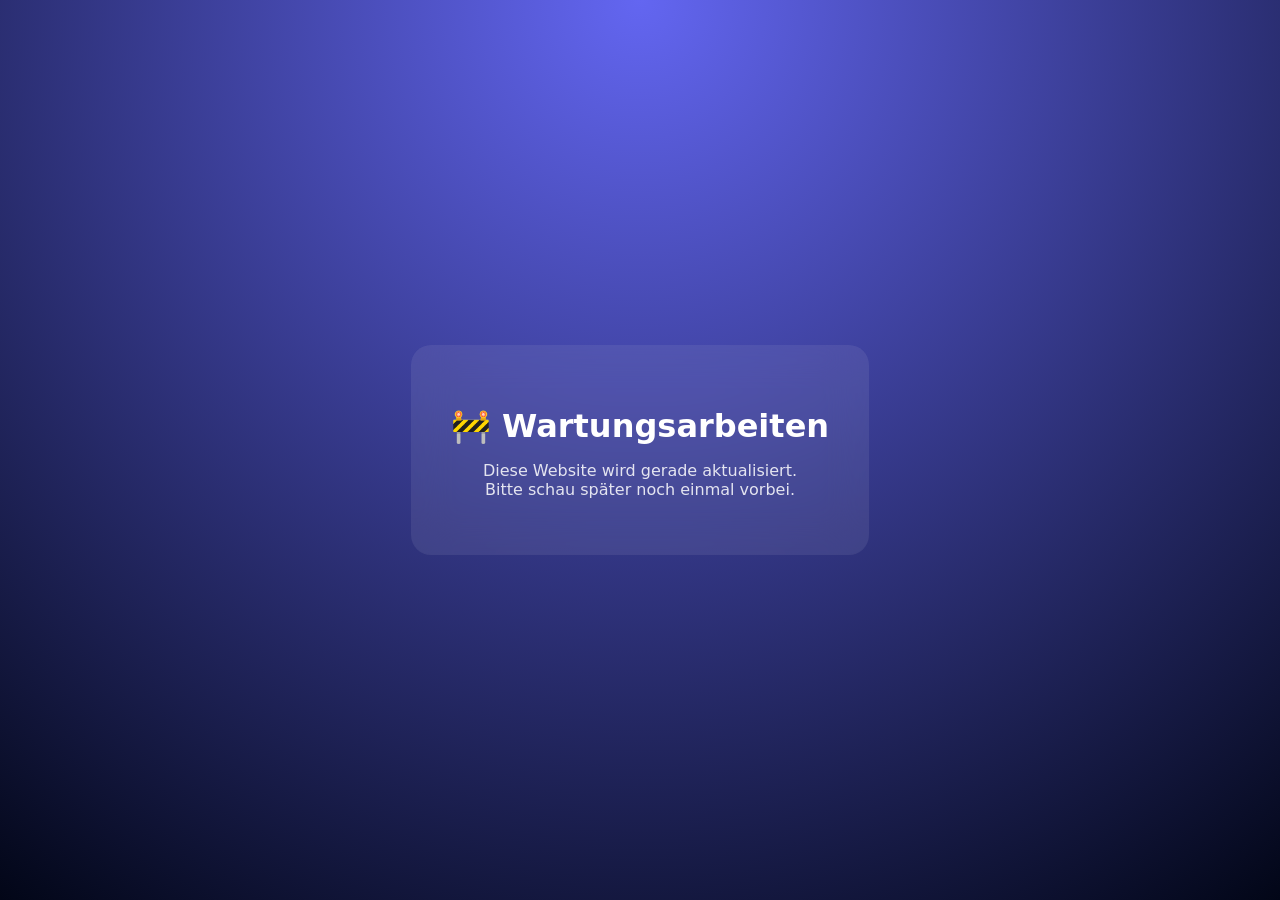
<file: index.html>
<!DOCTYPE html>
<html lang="de">
<head>
<link rel="icon" type="image/svg+xml" href="data:image/svg+xml,<svg xmlns='http://www.w3.org/2000/svg' viewBox='0 0 100 100'><rect rx='20' width='100' height='100' fill='%234F46E5'/><text x='50' y='68' text-anchor='middle' font-size='50' font-family='monospace' fill='white'>&lt;/&gt;</text></svg>">
<link rel="icon" type="image/png" sizes="32x32" href="favicon-32x32.png">
<link rel="icon" type="image/png" sizes="16x16" href="favicon-16x16.png">
    <meta charset="UTF-8">
    <meta name="viewport" content="width=device-width, initial-scale=1.0">
    <title>SasjaDesign | Webdesign für lokale Unternehmen</title>
    
    <link rel="canonical" href="https://www.sasjadesign.de/" />

    <meta property="og:title" content="SasjaDesign | Webdesign für lokale Unternehmen" />
    <meta property="og:description" content="Moderne, schnelle und mobiloptimierte Websites, die echte Kunden bringen." />
    <meta property="og:type" content="website" />
    <meta property="og:url" content="https://sasjadesign.de/" />
    <meta property="og:image" content="https://sasjadesign.de/images/og.jpg" />
    <meta property="og:site_name" content="SasjaDesign" />
    <meta property="og:locale" content="de_DE" />
    <meta name="twitter:card" content="summary_large_image" />
    <meta name="twitter:title" content="SasjaDesign | Webdesign für lokale Unternehmen" />
    <meta name="twitter:description" content="Moderne, schnelle und mobiloptimierte Websites, die echte Kunden bringen." />
    <meta name="twitter:image" content="https://sasjadesign.de/images/og.jpg" />
    <meta name="description" content="Professionelles Webdesign für lokale Unternehmen. Moderne, schnelle und mobiloptimierte Websites, die echte Kunden bringen.">

<script type="application/ld+json">
  {
    "@context": "https://schema.org",
    "@type": "Person",
    "name": "Wasilij Sasjadiwko",
    "jobTitle": "Webdesigner",
    "url": "https://sasjadesign.de/",
    "email": "mailto:sasjadesign@gmail.com",
    "knowsAbout": ["Webdesign", "SEO", "Performance-Optimierung", "DSGVO-konforme Websites"],
    "areaServed": "DE"
  }
  </script>

    <!-- Dark Mode sofort anwenden -->
<link rel="stylesheet" href="css/style.css">

    <script src="js/script.js" defer></script>
</head>
<body>
    <!-- ==================== ICON SPRITE (LOCAL) ==================== -->
    <svg xmlns="http://www.w3.org/2000/svg" style="position:absolute;width:0;height:0;overflow:hidden" aria-hidden="true" focusable="false">
      <symbol id="icon-arrow-right" viewBox="0 0 24 24"><path d="M5 12h12"/><path d="M13 6l6 6-6 6"/></symbol>
      <symbol id="icon-arrow-up" viewBox="0 0 24 24"><path d="M12 19V5"/><path d="M5 12l7-7 7 7"/></symbol>
      <symbol id="icon-bolt" viewBox="0 0 24 24"><path d="M13 2L3 14h7l-1 8 12-14h-7l-1-6z"/></symbol>
      <symbol id="icon-check" viewBox="0 0 24 24"><path d="M20 6L9 17l-5-5"/></symbol>
      <symbol id="icon-check-circle" viewBox="0 0 24 24"><circle cx="12" cy="12" r="10"/><path d="M16 8l-5.5 8L8 13.5"/></symbol>
      <symbol id="icon-chevron-down" viewBox="0 0 24 24"><path d="M6 9l6 6 6-6"/></symbol>
      <symbol id="icon-code" viewBox="0 0 24 24"><path d="M16 18l6-6-6-6"/><path d="M8 6l-6 6 6 6"/><path d="M14 4l-4 16"/></symbol>
      <symbol id="icon-comments" viewBox="0 0 24 24"><path d="M21 15a4 4 0 0 1-4 4H8l-5 3V7a4 4 0 0 1 4-4h10a4 4 0 0 1 4 4z"/></symbol>
      <symbol id="icon-envelope" viewBox="0 0 24 24"><path d="M4 4h16v16H4z"/><path d="M4 6l8 7 8-7"/></symbol>
      <symbol id="icon-external-link" viewBox="0 0 24 24"><path d="M14 3h7v7"/><path d="M10 14L21 3"/><path d="M21 14v7H3V3h7"/></symbol>
      <symbol id="icon-headset" viewBox="0 0 24 24"><path d="M4 12a8 8 0 0 1 16 0v6a3 3 0 0 1-3 3h-1"/><path d="M4 18v-6"/><path d="M4 18a3 3 0 0 0 3 3h1"/><path d="M6 15h2"/><path d="M16 15h2"/></symbol>
      <symbol id="icon-lock" viewBox="0 0 24 24"><rect x="5" y="11" width="14" height="10" rx="2"/><path d="M8 11V8a4 4 0 0 1 8 0v3"/></symbol>
      <symbol id="icon-map-pin" viewBox="0 0 24 24"><path d="M12 21s7-4.4 7-11a7 7 0 0 0-14 0c0 6.6 7 11 7 11z"/><circle cx="12" cy="10" r="2.5"/></symbol>
      <symbol id="icon-smartphone" viewBox="0 0 24 24"><rect x="7" y="2" width="10" height="20" rx="2"/><path d="M11 18h2"/></symbol>
      <symbol id="icon-palette" viewBox="0 0 24 24"><path d="M12 3a9 9 0 0 0 0 18h2a3 3 0 0 0 0-6h-1a2 2 0 0 1 0-4h4a4 4 0 0 0 0-8z"/><circle cx="7.5" cy="10" r="1"/><circle cx="9.5" cy="6.5" r="1"/><circle cx="14.5" cy="6.5" r="1"/><circle cx="16.5" cy="10" r="1"/></symbol>
      <symbol id="icon-send" viewBox="0 0 24 24"><path d="M22 2L11 13"/><path d="M22 2l-7 20-4-9-9-4z"/></symbol>
      <symbol id="icon-pen" viewBox="0 0 24 24"><path d="M12 20h9"/><path d="M16.5 3.5a2.1 2.1 0 0 1 3 3L7 19l-4 1 1-4z"/></symbol>
      <symbol id="icon-ruler" viewBox="0 0 24 24"><path d="M3 20l10-10 4 4L7 24z"/><path d="M14 3l7 7-11 11-7-7z"/><path d="M7 7l2 2"/><path d="M10 4l2 2"/><path d="M13 1l2 2"/></symbol>
      <symbol id="icon-phone" viewBox="0 0 24 24"><path d="M22 16.9v3a2 2 0 0 1-2.2 2A19.8 19.8 0 0 1 3 5.2 2 2 0 0 1 5 3h3a2 2 0 0 1 2 1.7c.1.8.3 1.6.6 2.3a2 2 0 0 1-.5 2.1L9.4 10.6a16 16 0 0 0 4 4l1.5-1.7a2 2 0 0 1 2.1-.5c.7.3 1.5.5 2.3.6A2 2 0 0 1 22 16.9z"/></symbol>
      <symbol id="icon-rocket" viewBox="0 0 24 24"><path d="M5 13l-2 8 8-2 10-10a4.2 4.2 0 0 0-6-6L5 13z"/><path d="M15 5l4 4"/><path d="M9 19l-4-4"/></symbol>
      <symbol id="icon-search" viewBox="0 0 24 24"><circle cx="11" cy="11" r="7"/><path d="M21 21l-4.3-4.3"/></symbol>
      <symbol id="icon-star" viewBox="0 0 24 24"><path d="M12 2l3 7 7 .6-5.3 4.6 1.6 7.2L12 18l-6.3 3.4 1.6-7.2L2 9.6 9 9z"/></symbol>
      <symbol id="icon-x" viewBox="0 0 24 24"><path d="M18 6L6 18"/><path d="M6 6l12 12"/></symbol>
    </svg>

    <a class="skip-link" href="#main">Zum Inhalt springen</a>


    <!-- ==================== PAGE LOADER ==================== -->
    <div class="page-loader" id="pageLoader">
        <div class="loader-spinner"></div>
    </div>

    <!-- ==================== NAVBAR ==================== -->
    <nav class="navbar" id="navbar">
        <div class="container nav-container">
            <a href="#hero" class="logo">
                <span class="logo-icon">&lt;/&gt;</span>
                <span class="logo-text">SasjaDesign<span class="logo-dot">.</span></span>
            </a>
            <div class="nav-links" id="navLinks">
                <a href="#hero" class="nav-link active">Start</a>
                <a href="#services" class="nav-link">Leistungen</a>
                <a href="#portfolio" class="nav-link">Portfolio</a>
                <a href="#process" class="nav-link">Ablauf</a>
                <a href="#pricing" class="nav-link">Preise</a>
                <a href="#testimonials" class="nav-link">Referenzen</a>
                
            </div>
            <div class="nav-actions">
                <a href="#contact" class="btn btn-primary nav-cta">Kontakt</a>
                <button class="hamburger" id="navHamburger" aria-label="Menü öffnen">
                    <span class="bar"></span>
                    <span class="bar"></span>
                    <span class="bar"></span>
                </button>
            </div>
        </div>
    </nav>

    
    <main id="main">
<!-- ==================== HERO ==================== -->
    <section class="hero" id="hero">
        <div class="hero-bg-shapes">
            <div class="shape shape-1"></div>
            <div class="shape shape-2"></div>
            <div class="shape shape-3"></div>
        </div>
        <div class="container hero-container">
            <div class="hero-content" data-animate>
                <div class="hero-badge">
                    <span class="badge-dot"></span>
                    Verfügbar für neue Projekte
                </div>
                <h1 class="hero-title">
                    Moderne Websites <br>für <span class="text-gradient">lokale Unternehmen</span>
                </h1>
                <p class="hero-subtitle">
                    Ich helfe lokalen Unternehmen, online sichtbar zu werden – mit professionellen,
                    schnellen und mobiloptimierten Websites, die echte Kunden bringen.
                </p>
                <div class="hero-cta">
                    <a href="#contact" class="btn btn-primary btn-lg">Kostenlose Beratung <svg class="icon" aria-hidden="true" focusable="false"><use href="#icon-arrow-right"></use></svg></a>
                    <a href="#portfolio" class="btn btn-outline btn-lg">Meine Arbeiten</a>
                </div>
                <div class="hero-stats">
                    <div class="stat">
                        <span class="stat-number" data-count="15">0</span><span class="stat-plus">+</span>
                        <span class="stat-label">Projekte</span>
                    </div>
                    <div class="stat-divider"></div>
                    <div class="stat">
                        <span class="stat-number" data-count="100">0</span><span class="stat-plus">%</span>
                        <span class="stat-label">Zufriedenheit</span>
                    </div>
                    <div class="stat-divider"></div>
                    <div class="stat">
                        <span class="stat-number" data-count="5">0</span><span class="stat-plus">★</span>
                        <span class="stat-label">Bewertung</span>
                    </div>
                </div>
            </div>
            <div class="hero-visual" data-animate="fade-left">
                <div class="browser-mockup">
                    <div class="browser-header">
                        <div class="browser-dots">
                            <span class="dot red"></span>
                            <span class="dot yellow"></span>
                            <span class="dot green"></span>
                        </div>
                        <div class="browser-url">
                            <svg class="icon" aria-hidden="true" focusable="false"><use href="#icon-lock"></use></svg>
                            www.Kunden-Domain.de
                        </div>
                    </div>
                    <div class="browser-body">
                        <div class="mock-nav"></div>
                        <div class="mock-hero-section">
                            <div class="mock-badge"></div>
                            <div class="mock-title"></div>
                            <div class="mock-text"></div>
                            <div class="mock-text short"></div>
                            <div class="mock-btn"></div>
                        </div>
                        <div class="mock-cards">
                            <div class="mock-card">
                                <div class="mock-card-icon"></div>
                                <div class="mock-card-line"></div>
                                <div class="mock-card-line short"></div>
                            </div>
                            <div class="mock-card">
                                <div class="mock-card-icon"></div>
                                <div class="mock-card-line"></div>
                                <div class="mock-card-line short"></div>
                            </div>
                            <div class="mock-card">
                                <div class="mock-card-icon"></div>
                                <div class="mock-card-line"></div>
                                <div class="mock-card-line short"></div>
                            </div>
                        </div>
                    </div>
                </div>
                <div class="floating-card card-speed">
                    <svg class="icon" aria-hidden="true" focusable="false"><use href="#icon-bolt"></use></svg>
                    <div>
                        <span class="fc-value">0.8s</span>
                        <span class="fc-label">Ladezeit</span>
                    </div>
                </div>
                <div class="floating-card card-mobile">
                    <svg class="icon" aria-hidden="true" focusable="false"><use href="#icon-smartphone"></use></svg>
                    <div>
                        <span class="fc-value">100%</span>
                        <span class="fc-label">Mobiloptimiert</span>
                    </div>
                </div>
            </div>
        </div>
        <div class="scroll-indicator">
            <div class="mouse">
                <div class="wheel"></div>
            </div>
        </div>
    </section>

    <!-- ==================== SERVICES ==================== -->
<section class="services section" id="services">
  <div class="container">
    <div class="section-header" data-animate>
      <span class="section-tag">Leistungen</span>
      <h2 class="section-title">
        Alles, was dein Unternehmen <span class="text-gradient">online braucht</span>
      </h2>
      <p class="section-subtitle">
        Von der Planung bis zum Launch: Ich erstelle moderne Websites, die professionell aussehen,
        auf allen Geräten funktionieren und neue Anfragen erleichtern.
      </p>
    </div>

    <div class="services-grid">
      <!-- 1) Webdesign -->
      <div class="service-card" data-animate data-delay="0">
        <div class="service-icon">
          <svg class="icon" aria-hidden="true" focusable="false"><use href="#icon-palette"></use></svg>
        </div>
        <h3>Webdesign</h3>
        <p>
          Modernes Design, das zu deiner Marke passt – übersichtlich, vertrauenswürdig und auf Anfragen ausgelegt.
        </p>
        <ul class="service-features">
          <li><svg class="icon" aria-hidden="true" focusable="false"><use href="#icon-check"></use></svg> Individuelles Layout</li>
          <li><svg class="icon" aria-hidden="true" focusable="false"><use href="#icon-check"></use></svg> Klare Struktur & Navigation</li>
          <li><svg class="icon" aria-hidden="true" focusable="false"><use href="#icon-check"></use></svg> Starke Call-to-Actions</li>
        </ul>
      </div>

      <!-- 2) Entwicklung -->
      <div class="service-card" data-animate data-delay="100">
        <div class="service-icon">
          <svg class="icon" aria-hidden="true" focusable="false"><use href="#icon-code"></use></svg>
        </div>
        <h3>Webentwicklung</h3>
        <p>
          Saubere Umsetzung mit moderner Technik – schnell, stabil und für alle Endgeräte optimiert.
        </p>
        <ul class="service-features">
          <li><svg class="icon" aria-hidden="true" focusable="false"><use href="#icon-check"></use></svg> Responsive Umsetzung</li>
          <li><svg class="icon" aria-hidden="true" focusable="false"><use href="#icon-check"></use></svg> Sauberer, wartbarer Code</li>
          <li><svg class="icon" aria-hidden="true" focusable="false"><use href="#icon-check"></use></svg> Optimierte Ladezeiten</li>
        </ul>
      </div>

      <!-- 3) SEO Basis + Local -->
      <div class="service-card" data-animate data-delay="200">
        <div class="service-icon">
          <svg class="icon" aria-hidden="true" focusable="false"><use href="#icon-search"></use></svg>
        </div>
        <h3>SEO-Basis & Local SEO</h3>
        <p>
          Solide Grundlagen, damit Google deine Seite besser versteht – besonders wichtig für lokale Unternehmen.
        </p>
        <ul class="service-features">
          <li><svg class="icon" aria-hidden="true" focusable="false"><use href="#icon-check"></use></svg> Titel, Meta & Struktur</li>
          <li><svg class="icon" aria-hidden="true" focusable="false"><use href="#icon-check"></use></svg> Saubere Überschriften (H1–H3)</li>
          <li><svg class="icon" aria-hidden="true" focusable="false"><use href="#icon-check"></use></svg> Lokale Inhalte (Region/Leistungen)</li>
        </ul>
      </div>

      <!-- 4) Performance -->
      <div class="service-card" data-animate data-delay="0">
        <div class="service-icon">
          <svg class="icon" aria-hidden="true" focusable="false"><use href="#icon-bolt"></use></svg>
        </div>
        <h3>Performance</h3>
        <p>
          Schnelle Ladezeiten sorgen für bessere Nutzererfahrung – und erhöhen die Chance auf mehr Anfragen.
        </p>
        <ul class="service-features">
          <li><svg class="icon" aria-hidden="true" focusable="false"><use href="#icon-check"></use></svg> Bildoptimierung</li>
          <li><svg class="icon" aria-hidden="true" focusable="false"><use href="#icon-check"></use></svg> Weniger unnötige Skripte</li>
          <li><svg class="icon" aria-hidden="true" focusable="false"><use href="#icon-check"></use></svg> Saubere Darstellung ohne Layout-Sprünge</li>
        </ul>
      </div>

      <!-- 5) Content & Struktur -->
      <div class="service-card" data-animate data-delay="100">
        <div class="service-icon">
          <svg class="icon" aria-hidden="true" focusable="false"><use href="#icon-pen"></use></svg>
        </div>
        <h3>Content & Struktur</h3>
        <p>
          Ich helfe dir, Inhalte klar zu präsentieren – damit Besucher schnell verstehen, was du anbietest.
        </p>
        <ul class="service-features">
          <li><svg class="icon" aria-hidden="true" focusable="false"><use href="#icon-check"></use></svg> Text- & Seitenstruktur</li>
          <li><svg class="icon" aria-hidden="true" focusable="false"><use href="#icon-check"></use></svg> Leistungs-/Angebotsseiten</li>
          <li><svg class="icon" aria-hidden="true" focusable="false"><use href="#icon-check"></use></svg> Optional: Textüberarbeitung</li>
        </ul>
      </div>

      <!-- 6) Wartung & Support -->
      <div class="service-card" data-animate data-delay="200">
        <div class="service-icon">
          <svg class="icon" aria-hidden="true" focusable="false"><use href="#icon-headset"></use></svg>
        </div>
        <h3>Wartung & Support</h3>
        <p>
          Auch nach dem Launch bin ich für dich da – Updates, kleine Änderungen und technischer Support nach Bedarf.
        </p>
        <ul class="service-features">
          <li><svg class="icon" aria-hidden="true" focusable="false"><use href="#icon-check"></use></svg> Regelmäßige Updates (optional)</li>
          <li><svg class="icon" aria-hidden="true" focusable="false"><use href="#icon-check"></use></svg> Kleine Änderungen</li>
          <li><svg class="icon" aria-hidden="true" focusable="false"><use href="#icon-check"></use></svg> Schnelle Hilfe per E-Mail</li>
        </ul>
      </div>
    </div>
  </div>
</section>

    <!-- ==================== PORTFOLIO ==================== -->
    <section class="section" id="portfolio">
        <div class="container">
            <div class="section-header" data-animate>
                <span class="section-tag">Portfolio</span>
                <h2 class="section-title">Meine neuesten <span class="text-gradient">Projekte</span></h2>
                <p class="section-subtitle">Überzeuge dich selbst von meiner Arbeit. Jedes Projekt wird individuell auf die Bedürfnisse des Kunden zugeschnitten.</p>
            </div>
            <div class="portfolio-grid">
                <div class="portfolio-item featured" data-animate data-delay="0">
                    <div class="portfolio-card">
                        <div class="portfolio-image">
				 <img src="images/Elektriker.png"
                 			alt="Elektroniker Website – Webdesign"
                 				class="portfolio-preview" width="1200" height="800" loading="lazy" decoding="async">
                            <div class="portfolio-placeholder">
                                <div class="pp-browser">
                                    <div class="pp-dots"><span></span><span></span><span></span></div>
                                    <div class="pp-content">
                                        <div class="pp-nav"></div>
                                        <div class="pp-hero">
                                            <div class="pp-title-block"></div>
                                            <div class="pp-text-block"></div>
                                            <div class="pp-btn-block"></div>
                                        </div>
                                        <div class="pp-grid">
                                            <div class="pp-box"></div>
                                            <div class="pp-box"></div>
                                            <div class="pp-box"></div>
                                        </div>
                                    </div>
                                </div>
                            </div>
                            <div class="portfolio-overlay">
                                <a href="Demos/Elektroniker.html" class="portfolio-link">Website ansehen <svg class="icon" aria-hidden="true" focusable="false"><use href="#icon-external-link"></use></svg></a>
                            </div>
                            <span class="portfolio-featured-badge">Featured</span>
                        </div>
                        <div class="portfolio-info">
                            <div class="portfolio-tags">
                                <span>Webdesign</span>
                                <span>Entwicklung</span>
                                <span>SEO</span>
                            </div>
                            <h3>Elektroniker Beispiel</h3>
                            <p>Professionelle Website mit Leistungsübersicht, Notdienst-Kontakt und Google Maps Integration.</p>
                        </div>
                    </div>
                </div>
                <div class="portfolio-item" data-animate data-delay="100">
                    <div class="portfolio-card">
                        <div class="portfolio-image">
			 <img src="images/Handwerker.png"
                 			alt="Handwerker Website – Webdesign"
                 				class="portfolio-preview" width="1200" height="800" loading="lazy" decoding="async">
                            <div class="portfolio-placeholder color-2">
                                <div class="pp-browser">
                                    <div class="pp-dots"><span></span><span></span><span></span></div>
                                    <div class="pp-content">
                                        <div class="pp-nav"></div>
                                        <div class="pp-hero">
                                            <div class="pp-title-block"></div>
                                            <div class="pp-text-block"></div>
                                            <div class="pp-btn-block"></div>
                                        </div>
                                        <div class="pp-grid">
                                            <div class="pp-box"></div>
                                            <div class="pp-box"></div>
                                            <div class="pp-box"></div>
                                        </div>
                                    </div>
                                </div>
                            </div>
                            <div class="portfolio-overlay">
                                <a href="Demos/Handwerker.html" class="portfolio-link">Website ansehen <svg class="icon" aria-hidden="true" focusable="false"><use href="#icon-external-link"></use></svg></a>
                            </div>
                        </div>
                        <div class="portfolio-info">
                            <div class="portfolio-tags">
                                <span>Webdesign</span>
                                <span>SEO</span>
                            </div>
                            <h3>Handwerksbetrieb</h3>
                            <p>Professionelle Unternehmensseite mit Leistungsübersicht und Kontaktformular.</p>
                        </div>
                    </div>
                </div>
                <div class="portfolio-item" data-animate data-delay="200">
                    <div class="portfolio-card">
                        <div class="portfolio-image">
			 <img src="images/Friseur.png"
                 			alt="Friseur Website – Webdesign"
                 				class="portfolio-preview" width="1200" height="800" loading="lazy" decoding="async">
							<div class="portfolio-placeholder color-3">
                                <div class="pp-browser">
                                    <div class="pp-dots"><span></span><span></span><span></span></div>
                                    <div class="pp-content">
                                        <div class="pp-nav"></div>
                                        <div class="pp-hero">
                                            <div class="pp-title-block"></div>
                                            <div class="pp-text-block"></div>
                                            <div class="pp-btn-block"></div>
                                        </div>
                                        <div class="pp-grid">
                                            <div class="pp-box"></div>
                                            <div class="pp-box"></div>
                                            <div class="pp-box"></div>
                                        </div>
                                    </div>
                                </div>
                            </div>
                            <div class="portfolio-overlay">
                                <a href="Demos/Friseur.html" class="portfolio-link">Website ansehen <svg class="icon" aria-hidden="true" focusable="false"><use href="#icon-external-link"></use></svg></a>
                            </div>
                        </div>
                        <div class="portfolio-info">
                            <div class="portfolio-tags">
                                <span>Webdesign</span>
                                <span>Mobile</span>
                            </div>
                            <h3>Friseursalon</h3>
                            <p>Stilvolle Website mit Online-Terminbuchung und Galerie der Arbeiten.</p>
                        </div>
                    </div>
                </div>
            </div>
        </div>
    </section>

    <!-- ==================== PROCESS ==================== -->
    <section class="process section" id="process">
        <div class="container">
            <div class="section-header" data-animate>
                <span class="section-tag">Ablauf</span>
                <h2 class="section-title">In 4 Schritten zur <span class="text-gradient">Website</span></h2>
                <p class="section-subtitle">Ein einfacher, transparenter Prozess – damit du immer weißt, was als Nächstes kommt.</p>
            </div>
            <div class="process-timeline">
                <div class="process-line"></div>
                <div class="process-step" data-animate data-delay="0">
                    <div class="step-number">01</div>
                    <div class="step-content">
                        <div class="step-icon"><svg class="icon" aria-hidden="true" focusable="false"><use href="#icon-comments"></use></svg></div>
                        <h3>Kostenloses Erstgespräch</h3>
                        <p>Wir besprechen deine Wünsche, Ziele und Anforderungen. Ich berate dich ehrlich und unverbindlich.</p>
                    </div>
                </div>
                <div class="process-step" data-animate data-delay="100">
                    <div class="step-number">02</div>
                    <div class="step-content">
                        <div class="step-icon"><svg class="icon" aria-hidden="true" focusable="false"><use href="#icon-ruler"></use></svg></div>
                        <h3>Konzept & Design</h3>
                        <p>Ich erstelle ein maßgeschneidertes Design-Konzept. Du bekommst einen Entwurf zur Abstimmung.</p>
                    </div>
                </div>
                <div class="process-step" data-animate data-delay="200">
                    <div class="step-number">03</div>
                    <div class="step-content">
                        <div class="step-icon"><svg class="icon" aria-hidden="true" focusable="false"><use href="#icon-code"></use></svg></div>
                        <h3>Entwicklung</h3>
                        <p>Deine Website wird programmiert – schnell, responsive und SEO-optimiert. Regelmäßige Updates zum Fortschritt.</p>
                    </div>
                </div>
                <div class="process-step" data-animate data-delay="300">
                    <div class="step-number">04</div>
                    <div class="step-content">
                        <div class="step-icon"><svg class="icon" aria-hidden="true" focusable="false"><use href="#icon-rocket"></use></svg></div>
                        <h3>Launch & Support</h3>
                        <p>Deine Website geht live! Danach biete ich fortlaufende Wartung und Support für dich an.</p>
                    </div>
                </div>
            </div>
        </div>
    </section>

   <!-- ==================== PRICING ==================== -->
<section class="section" id="pricing">
  <div class="container">
    <div class="section-header" data-animate>
      <span class="section-tag">Preise</span>
      <h2 class="section-title">Transparente <span class="text-gradient">Festpreise</span></h2>
      <p class="section-subtitle">
        Klare Leistungen, keine versteckten Kosten. Hosting und Domain sind nicht enthalten.
      </p>
    </div>

    <div class="pricing-grid">

      <!-- STARTER -->
      <div class="pricing-card" data-animate data-delay="0">
        <div class="pricing-header">
          <h3>Starter</h3>
          <p class="pricing-desc">Perfekt für den Einstieg</p>
          <div class="pricing-price">
            <span class="price-currency">€</span>
            <span class="price-amount">499</span>
          </div>
          <span class="price-note">einmalig</span>
        </div>

        <ul class="pricing-features">
          <li><svg class="icon"><use href="#icon-check"></use></svg> One-Page Website</li>
          <li><svg class="icon"><use href="#icon-check"></use></svg> Individuelles Design</li>
          <li><svg class="icon"><use href="#icon-check"></use></svg> Responsive Umsetzung</li>
          <li><svg class="icon"><use href="#icon-check"></use></svg> Kontaktformular</li>
          <li><svg class="icon"><use href="#icon-check"></use></svg> SEO-Basis (Titel & Struktur)</li>
          <li class="disabled"><svg class="icon"><use href="#icon-x"></use></svg> Mehrere Unterseiten</li>
          <li class="disabled"><svg class="icon"><use href="#icon-x"></use></svg> CMS / Blog</li>
        </ul>

        <a href="#contact" class="btn btn-outline btn-block">Jetzt anfragen</a>
      </div>

      <!-- BUSINESS -->
      <div class="pricing-card popular" data-animate data-delay="100">
        <span class="popular-badge">Beliebt</span>
        <div class="pricing-header">
          <h3>Business</h3>
          <p class="pricing-desc">Für wachsende Unternehmen</p>
          <div class="pricing-price">
            <span class="price-currency">€</span>
            <span class="price-amount">999</span>
          </div>
          <span class="price-note">einmalig</span>
        </div>

        <ul class="pricing-features">
          <li><svg class="icon"><use href="#icon-check"></use></svg> Bis zu 5 Unterseiten</li>
          <li><svg class="icon"><use href="#icon-check"></use></svg> Premium Design</li>
          <li><svg class="icon"><use href="#icon-check"></use></svg> Kontaktformular</li>
          <li><svg class="icon"><use href="#icon-check"></use></svg> SEO-Basis & Local SEO</li>
          <li><svg class="icon"><use href="#icon-check"></use></svg> Performance-Optimierung</li>
          <li><svg class="icon"><use href="#icon-check"></use></svg> Social Media Verlinkung</li>
          <li><svg class="icon"><use href="#icon-check"></use></svg> 1 Monat Support</li>
        </ul>

        <a href="#contact" class="btn btn-primary btn-block">Jetzt anfragen</a>
      </div>

      <!-- PREMIUM -->
      <div class="pricing-card" data-animate data-delay="200">
        <div class="pricing-header">
          <h3>Premium</h3>
          <p class="pricing-desc">Für größere Projekte</p>
          <div class="pricing-price">
            <span class="price-currency">€</span>
            <span class="price-amount">1.999</span>
          </div>
          <span class="price-note">einmalig</span>
        </div>

        <ul class="pricing-features">
          <li><svg class="icon"><use href="#icon-check"></use></svg> Individueller Seitenumfang</li>
          <li><svg class="icon"><use href="#icon-check"></use></svg> Exklusives Design</li>
          <li><svg class="icon"><use href="#icon-check"></use></svg> CMS / einfache Inhaltsbearbeitung</li>
          <li><svg class="icon"><use href="#icon-check"></use></svg> Erweiterte SEO-Basis</li>
          <li><svg class="icon"><use href="#icon-check"></use></svg> Performance-Optimierung</li>
          <li><svg class="icon"><use href="#icon-check"></use></svg> Terminbuchung / Formulare</li>
          <li><svg class="icon"><use href="#icon-check"></use></svg> 3 Monate Support</li>
        </ul>

        <a href="#contact" class="btn btn-outline btn-block">Jetzt anfragen</a>
      </div>

    </div>
  </div>
</section>

    <!-- ==================== TESTIMONIALS ==================== -->
    <section class="testimonials section" id="testimonials">
        <div class="container">
            <div class="section-header" data-animate>
                <span class="section-tag">Referenzen</span>
                <h2 class="section-title">Das sagen meine <span class="text-gradient">Kunden</span></h2>
            </div>
            <div class="testimonials-grid">
                <div class="testimonial-card" data-animate data-delay="0">
                    <div class="testimonial-stars">
                        <svg class="icon" aria-hidden="true" focusable="false"><use href="#icon-star"></use></svg><svg class="icon" aria-hidden="true" focusable="false"><use href="#icon-star"></use></svg><svg class="icon" aria-hidden="true" focusable="false"><use href="#icon-star"></use></svg><svg class="icon" aria-hidden="true" focusable="false"><use href="#icon-star"></use></svg><svg class="icon" aria-hidden="true" focusable="false"><use href="#icon-star"></use></svg>
                    </div>
                    <p class="testimonial-text">"Unsere neue Website hat unsere Anfragen verdreifacht! Die Zusammenarbeit war super professionell und unkompliziert."</p>
                    <div class="testimonial-author">
                        <div class="author-avatar">MK</div>
                        <div>
                            <span class="author-name">Max Kunze</span>
                            <span class="author-role">Inhaber, Kunze Malerbetrieb</span>
                        </div>
                    </div>
                </div>
                <div class="testimonial-card" data-animate data-delay="100">
                    <div class="testimonial-stars">
                        <svg class="icon" aria-hidden="true" focusable="false"><use href="#icon-star"></use></svg><svg class="icon" aria-hidden="true" focusable="false"><use href="#icon-star"></use></svg><svg class="icon" aria-hidden="true" focusable="false"><use href="#icon-star"></use></svg><svg class="icon" aria-hidden="true" focusable="false"><use href="#icon-star"></use></svg><svg class="icon" aria-hidden="true" focusable="false"><use href="#icon-star"></use></svg>
                    </div>
                    <p class="testimonial-text">"Endlich eine Website, die auch auf dem Handy toll aussieht! Unsere Kunden buchen jetzt direkt online Termine."</p>
                    <div class="testimonial-author">
                        <div class="author-avatar">SB</div>
                        <div>
                            <span class="author-name">Sarah Bauer</span>
                            <span class="author-role">Inhaberin, Salon Bella</span>
                        </div>
                    </div>
                </div>
                <div class="testimonial-card" data-animate data-delay="200">
                    <div class="testimonial-stars">
                        <svg class="icon" aria-hidden="true" focusable="false"><use href="#icon-star"></use></svg><svg class="icon" aria-hidden="true" focusable="false"><use href="#icon-star"></use></svg><svg class="icon" aria-hidden="true" focusable="false"><use href="#icon-star"></use></svg><svg class="icon" aria-hidden="true" focusable="false"><use href="#icon-star"></use></svg><svg class="icon" aria-hidden="true" focusable="false"><use href="#icon-star"></use></svg>
                    </div>
                    <p class="testimonial-text">"Von der Beratung bis zum Go-Live alles top. Wir werden jetzt bei Google gefunden und haben 40% mehr Laufkundschaft."</p>
                    <div class="testimonial-author">
                        <div class="author-avatar">TW</div>
                        <div>
                            <span class="author-name">Thomas Weber</span>
                            <span class="author-role">Geschäftsführer, Café Central</span>
                        </div>
                    </div>
                </div>
            </div>
        </div>
    </section>

    <!-- ==================== FAQ ==================== -->
    <section class="section" id="faq">
        <div class="container">
            <div class="section-header" data-animate>
                <span class="section-tag">FAQ</span>
                <h2 class="section-title">Häufig gestellte <span class="text-gradient">Fragen</span></h2>
            </div>
            <div class="faq-list">
                <div class="faq-item" data-animate>
                    <button class="faq-question">
                        Wie lange dauert es, bis meine Website fertig ist?
                        <svg class="icon" aria-hidden="true" focusable="false"><use href="#icon-chevron-down"></use></svg>
                    </button>
                    <div class="faq-answer">
                        <p>In der Regel dauert es 1–3 Wochen, je nach Umfang des Projekts. Eine einfache One-Page Website kann oft schon in einer Woche fertig sein.</p>
                    </div>
                </div>
                <div class="faq-item" data-animate>
                    <button class="faq-question">
                        Muss ich selbst Texte und Bilder liefern?
                        <svg class="icon" aria-hidden="true" focusable="false"><use href="#icon-chevron-down"></use></svg>
                    </button>
                    <div class="faq-answer">
                        <p>Nicht unbedingt! Ich kann die Texterstellung und Bildauswahl für dich übernehmen. Natürlich sind eigene Fotos und Informationen immer ein Plus.</p>
                    </div>
                </div>
                <div class="faq-item" data-animate>
                    <button class="faq-question">
                        Was kostet die monatliche Wartung?
                        <svg class="icon" aria-hidden="true" focusable="false"><use href="#icon-chevron-down"></use></svg>
                    </button>
                    <div class="faq-answer">
                        <p>Kleine Änderungen und Updates sind oft im Support-Zeitraum inbegriffen. Darüber hinaus biete ich Wartungspakete ab 29€/Monat an.</p>
                    </div>
                </div>
                <div class="faq-item" data-animate>
                    <button class="faq-question">
                        Kann ich die Website später selbst bearbeiten?
                        <svg class="icon" aria-hidden="true" focusable="false"><use href="#icon-chevron-down"></use></svg>
                    </button>
                    <div class="faq-answer">
                        <p>Ja! Ab dem Business-Paket gibt es die Möglichkeit, ein einfaches CMS einzubauen, mit dem du Texte, Bilder und mehr selbst ändern kannst.</p>
                    </div>
                </div>
                <div class="faq-item" data-animate>
                    <button class="faq-question">
                        Kommen noch Kosten für Hosting und Domain dazu?
                        <svg class="icon" aria-hidden="true" focusable="false"><use href="#icon-chevron-down"></use></svg>
                    </button>
                    <div class="faq-answer">
                        <p>Die Domain kostet ca. 10–15€ pro Jahr, das Hosting ca. 5–10€ pro Monat. Ich berate dich gerne zu den besten Optionen für dein Budget.</p>
                    </div>
                </div>
            </div>
        </div>
    </section>

    <!-- ==================== CONTACT ==================== -->
    <section class="contact section" id="contact">
        <div class="container">
            <div class="contact-wrapper">
                <div class="contact-info" data-animate>
                    <span class="section-tag">Kontakt</span>
                    <h2 class="section-title">Lass uns über dein <span class="text-gradient">Projekt sprechen</span></h2>
                    <p>Du hast eine Idee oder Fragen? Schreib mir einfach – ich melde mich innerhalb von 24 Stunden bei dir.</p>
                    <div class="contact-details">
                        <div class="contact-item">
                            <div class="contact-icon"><svg class="icon" aria-hidden="true" focusable="false"><use href="#icon-envelope"></use></svg></div>
                            <div>
                                <span class="contact-label">E-Mail</span>
                                <a href="mailto:sasjadesign@gmail.com">sasjadesign@gmail.com</a>
                            </div>
                        </div>
                        <div class="contact-item">
                            <div class="contact-icon"><svg class="icon" aria-hidden="true" focusable="false"><use href="#icon-phone"></use></svg></div>
                            <div>
                                <span class="contact-label">Telefon</span>
                                <a href="tel:+4915123456789">+49 151 2345 6789</a>
                            </div>
                        </div>
                        <div class="contact-item">
                            <div class="contact-icon"><svg class="icon" aria-hidden="true" focusable="false"><use href="#icon-map-pin"></use></svg></div>
                            <div>
                                <span class="contact-label">Standort</span>
                                <span>Oppach, Deutschland</span>
                            </div>
                        </div>
                    </div>
                </div>
                <div class="contact-form-wrapper" data-animate="fade-left">
                    <form class="contact-form" id="contactForm" action="https://formspree.io/f/mkoveqnz" method="POST">
                        <div class="form-group">
                            <label for="name">Name *</label>
                            <input type="text" id="name" name="name" required placeholder="Dein Name">
                        </div>
                        <div class="form-group">
                            <label for="email">E-Mail *</label>
                            <input type="email" id="email" name="email" required placeholder="deine@email.de">
                        </div>
                        <div class="form-group">
                            <label for="phone">Telefon (optional)</label>
                            <input type="tel" id="phone" name="phone" placeholder="+49 151 ...">
                        </div>
                        <div class="form-group">
                            <label for="package">Gewünschtes Paket</label>
                            <select id="package" name="package">
                                <option value="">Bitte wählen...</option>
                                <option value="Starter">Starter (499€)</option>
                                <option value="Business">Business (999€)</option>
                                <option value="Premium">Premium (1.999€)</option>
                                <option value="Individuell">Individuell</option>
                            </select>
                        </div>
                        <div class="form-group full-width">
                            <label for="message">Nachricht *</label>
                            <textarea id="message" name="message" rows="5" required placeholder="Erzähl mir von deinem Projekt..."></textarea>
                        </div>
                        <button type="submit" class="btn btn-primary btn-lg">Nachricht senden <svg class="icon" aria-hidden="true" focusable="false"><use href="#icon-send"></use></svg></button>
                    </form>
                    <div class="form-success" id="formSuccess" style="display: none;">
                        <div class="success-icon"><svg class="icon" aria-hidden="true" focusable="false"><use href="#icon-check-circle"></use></svg></div>
                        <h3>Nachricht gesendet!</h3>
                        <p>Vielen Dank für deine Anfrage. Ich melde mich innerhalb von 24 Stunden bei dir.</p>
                    </div>
                </div>
            </div>
        </div>
    </section>

    <!-- ==================== CTA ==================== -->
    <section class="cta-section">
        <div class="container">
            <div class="cta-box" data-animate>
                <h2>Bereit für deine neue Website?</h2>
                <p>Starte jetzt mit einem kostenlosen Beratungsgespräch – unverbindlich und ohne Risiko.</p>
                <a href="#contact" class="btn btn-white btn-lg">Jetzt starten <svg class="icon" aria-hidden="true" focusable="false"><use href="#icon-arrow-right"></use></svg></a>
            </div>
        </div>
    </section>

    <!-- ==================== FOOTER ==================== -->
    </main>

    <footer class="footer">
        <div class="container">
            <div class="footer-grid">
                <div class="footer-brand">
                    <a href="#hero" class="logo">
                        <span class="logo-icon">&lt;/&gt;</span>
                        <span class="logo-text">SasjaDesign<span class="logo-dot">.</span></span>
                    </a>
                    <p>Professionelles Webdesign für lokale Unternehmen.<br> Damit du online gefunden wirst.</p>
                </div>
                
                <div class="footer-links-col">
                    <h4>Kontakt</h4>
                    <ul>
                        <li><a href="mailto:sasjadesign@gmail.com">sasjadesign@gmail.com</a></li>
                       <li><a href="tel:+4915123456789">+49 151 5416 8773</a></li>
                       
                        <li><span>Oppach, DE</span></li>
                    </ul>
                </div>
              <div class="footer-links-col">
    <h4>Rechtliches</h4>
    <ul>
        <li><a href="impressum.html">Impressum</a></li>
        <li><a href="datenschutz.html">Datenschutz</a></li>
        <li><a href="agb.html">AGB</a></li>
        <li><a href="#" class="reopen-cookie-settings">Cookie-Einstellungen</a></li>
    </ul>
</div>
        </div>
            <div class="footer-bottom">
                <p>&copy; <span id="currentYear"></span> SasjaDesign. Alle Rechte vorbehalten.</p>
            </div>
        </div>
    </footer>

    <!-- ==================== FIXED BUTTONS ==================== -->
    <button class="back-to-top" id="backToTop" aria-label="Nach oben scrollen">
        <svg class="icon" aria-hidden="true" focusable="false"><use href="#icon-arrow-up"></use></svg>
    </button>


    <button id="theme-toggle" aria-label="Dark Mode umschalten">🌙</button>

    <!-- Cookie Consent -->
<div class="cc-overlay" id="ccOverlay" aria-hidden="true">
  <div class="cc-modal" role="dialog" aria-modal="true" aria-labelledby="ccTitle" aria-describedby="ccDesc">
    <div class="cc-header">
      <div class="cc-icon" aria-hidden="true">🍪</div>
      <div>
        <h3 id="ccTitle">Wir respektieren deine Privatsphäre</h3>
        <p id="ccDesc">
          Wir nutzen notwendige Cookies für grundlegende Funktionen. Optionale Cookies helfen uns, die Website zu verbessern
          (z.B. Analytics) und externe Inhalte zu laden.
        </p>
      </div>
    </div>

    <button class="cc-toggle" id="ccToggle" type="button" aria-expanded="false" aria-controls="ccDetails">
      <span>Einstellungen</span>
      <span class="cc-chevron" aria-hidden="true">▾</span>
    </button>

    <div class="cc-details" id="ccDetails" hidden>
      <div class="cc-row">
        <div class="cc-row-text">
          <h4>Notwendige Cookies</h4>
          <p>Erforderlich für Grundfunktionen (z.B. Dark Mode, Cookie-Auswahl).</p>
        </div>
        <label class="cc-switch cc-switch--disabled" title="Kann nicht deaktiviert werden">
          <input type="checkbox" checked disabled />
          <span class="cc-slider"></span>
        </label>
      </div>

      <div class="cc-row">
        <div class="cc-row-text">
          <h4>Analytics</h4>
          <p>Hilft uns zu verstehen, wie die Website genutzt wird.</p>
        </div>
        <label class="cc-switch">
          <input id="ccAnalytics" type="checkbox" />
          <span class="cc-slider"></span>
        </label>
      </div>

      <div class="cc-row">
        <div class="cc-row-text">
          <h4>Externe Medien</h4>
          <p>Erlaubt externe Inhalte (z.B. YouTube, Google Maps, Fonts).</p>
        </div>
        <label class="cc-switch">
          <input id="ccExternal" type="checkbox" />
          <span class="cc-slider"></span>
        </label>
      </div>
    </div>

    <div class="cc-actions">
      <button class="cc-btn cc-btn--ghost" id="ccReject" type="button">Nur notwendige</button>
      <button class="cc-btn cc-btn--ghost" id="ccSave" type="button" style="display:none;">Auswahl speichern</button>
      <button class="cc-btn cc-btn--primary" id="ccAccept" type="button">Alle akzeptieren</button>
    </div>

    <div class="cc-links">
      <a href="datenschutz.html">Datenschutz</a>
      <span aria-hidden="true">•</span>
      <a href="impressum.html">Impressum</a>
      <span aria-hidden="true">•</span>
      <a href="#" class="cc-reopen" id="ccReopen">Cookie-Einstellungengen</a>
    </div>
  </div>
</div>
</body>
</html>
</file>
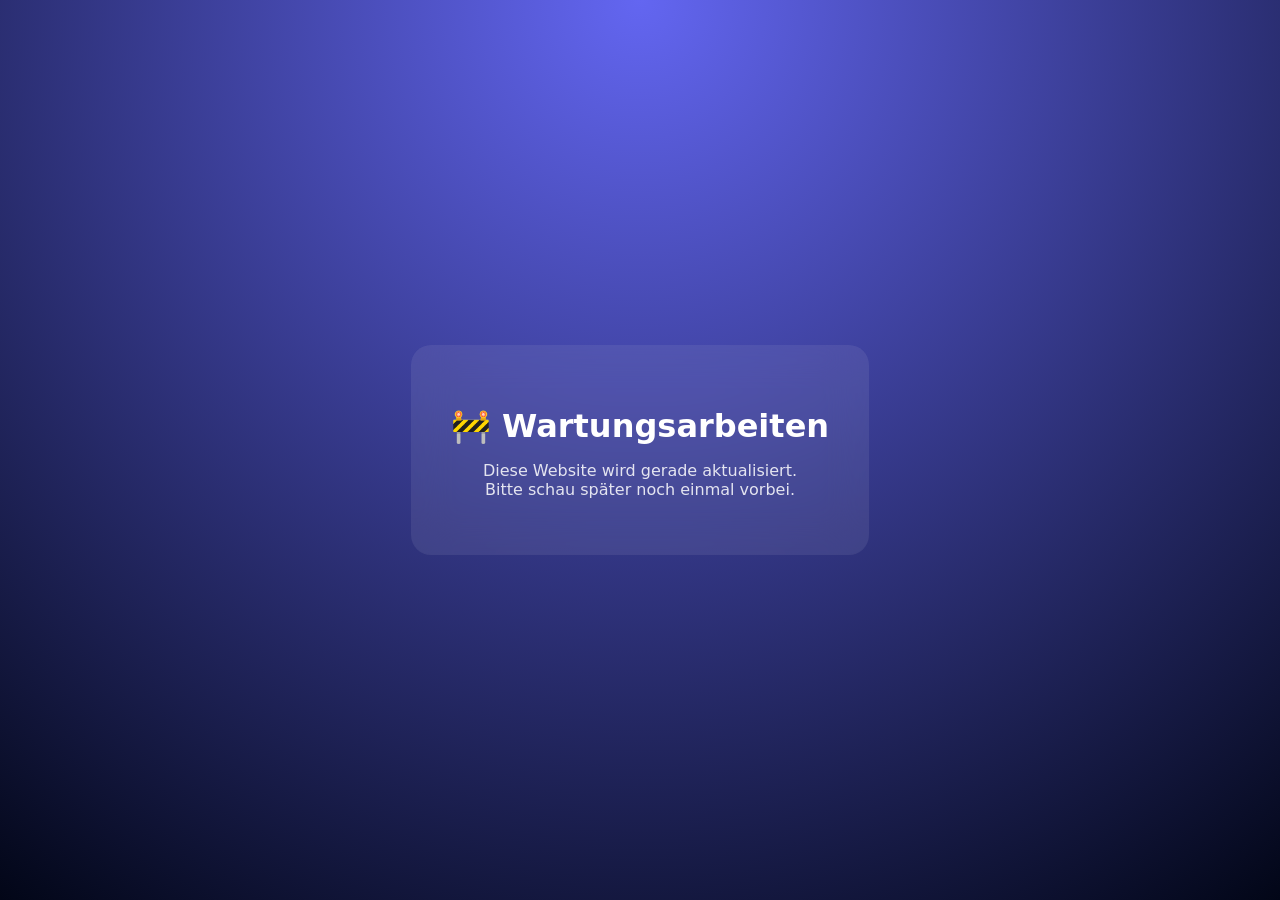
<file: agb.html>
<!DOCTYPE html>
<html lang="de">
<head>
    <meta charset="UTF-8">
    <meta name="viewport" content="width=device-width, initial-scale=1.0">
    <title>AGB | SasjaDesign Webdesign</title>

    <script>
        (function(){
            var m=document.cookie.match(/(?:^|;\s*)theme=([^;]*)/);
            var t=m?decodeURIComponent(m[1]):null;
            if(t==='dark'||(!t&&window.matchMedia('(prefers-color-scheme: dark)').matches)){
                document.documentElement.classList.add('dark');
            }
        })();
    </script>

    <link rel="stylesheet" href="css/style.css">
</head>
<body>

<div class="page-loader" id="pageLoader">
    <div class="loader-spinner"></div>
</div>

<nav class="navbar" id="navbar">
    <div class="container nav-container">
        <a href="index.html" class="logo">
            <span class="logo-icon">&lt;/&gt;</span>
            <span class="logo-text">SasjaDesign<span class="logo-dot">.</span></span>
        </a>
        <div class="nav-actions">
            <a href="index.html#contact" class="btn btn-primary nav-cta">Kontakt</a>
        </div>
    </div>
</nav>

<section class="legal-page">
<div class="container" style="max-width: 800px;">

<a href="index.html" class="back-link">
    ← Zurück zur Startseite
</a>

<h1>Allgemeine Geschäftsbedingungen (B2B)</h1>
<p><strong>SasjaDesign – Webdesign & digitale Dienstleistungen</strong><br>
Stand: März 2026</p>

<h2>§1 Geltungsbereich</h2>
<p>Diese AGB gelten ausschließlich gegenüber Unternehmern im Sinne von §14 BGB.</p>

<h2>§2 Vertragsgegenstand</h2>
<p>Vertragsgegenstand ist die Erstellung von Websites sowie digitale Dienstleistungen gemäß individuellem Angebot.</p>

<h2>§3 Vertragsschluss</h2>
<p>Ein Vertrag kommt durch schriftliche Angebotsannahme zustande.</p>

<h2>§4 Mitwirkungspflichten</h2>
<p>Der Auftraggeber stellt Inhalte rechtzeitig zur Verfügung und sichert zu, dass diese keine Rechte Dritter verletzen.</p>

<h2>§5 Vergütung</h2>
<ul>
<li>50 % Anzahlung bei Auftragserteilung</li>
<li>50 % vor Livegang</li>
</ul>
<p>Nutzungsrechte gehen erst nach vollständiger Zahlung über.</p>

<h2>§6 Abnahme</h2>
<p>Erfolgt innerhalb von 7 Tagen keine Mängelanzeige, gilt das Werk als abgenommen.</p>

<h2>§7 Nutzungsrechte</h2>
<p>Der Auftragnehmer bleibt Urheber. Der Auftraggeber erhält nach Zahlung ein einfaches Nutzungsrecht. Weiterverkauf des Quellcodes ist unzulässig.</p>

<h2>§8 Wartung</h2>
<p>Wartung ist nur Bestandteil des Vertrags, wenn gesondert vereinbart.</p>

<h2>§9 Haftung</h2>
<p>Haftung nur bei Vorsatz und grober Fahrlässigkeit. Keine Haftung für Inhalte des Auftraggebers oder Google-Rankings.</p>

<h2>§10 Gerichtsstand</h2>
<p>Es gilt deutsches Recht. Gerichtsstand ist der Sitz des Auftragnehmers.</p>

</div>
</section>

<!-- ==================== FOOTER ==================== -->
    </main>

    <footer class="footer">
        <div class="container">
            <div class="footer-grid">
                <div class="footer-brand">
                    <a href="#hero" class="logo">
                        <span class="logo-icon">&lt;/&gt;</span>
                        <span class="logo-text">SasjaDesign<span class="logo-dot">.</span></span>
                    </a>
                    <p>Professionelles Webdesign für lokale Unternehmen.<br> Damit du online gefunden wirst.</p>
                </div>
                
                <div class="footer-links-col">
                    <h4>Kontakt</h4>
                    <ul>
                        <li><a href="mailto:sasjadesign@gmail.com">sasjadesign@gmail.com</a></li>
                       <li><a href="tel:+4915123456789">+49 151 5416 8773</a></li>
                       
                        <li><span>Oppach, DE</span></li>
                    </ul>
                </div>
              <div class="footer-links-col">
    <h4>Rechtliches</h4>
    <ul>
        <li><a href="impressum.html">Impressum</a></li>
        <li><a href="datenschutz.html">Datenschutz</a></li>
        <li><a href="#" class="reopen-cookie-settings">Cookie-Einstellungengen</a></li>
    </ul>
</div>
        </div>
            <div class="footer-bottom">
                <p>&copy; <span id="currentYear"></span> SasjaDesign. Alle Rechte vorbehalten.</p>
            </div>
        </div>
    </footer>

<!-- ==================== FIXED BUTTONS ==================== -->
    <button id="theme-toggle" aria-label="Dark Mode umschalten">🌙</button>
 <!-- Cookie Consent -->
<div class="cc-overlay" id="ccOverlay" aria-hidden="true">
  <div class="cc-modal" role="dialog" aria-modal="true" aria-labelledby="ccTitle" aria-describedby="ccDesc">
    <div class="cc-header">
      <div class="cc-icon" aria-hidden="true">🍪</div>
      <div>
        <h3 id="ccTitle">Wir respektieren deine Privatsphäre</h3>
        <p id="ccDesc">
          Wir nutzen notwendige Cookies für grundlegende Funktionen. Optionale Cookies helfen uns, die Website zu verbessern
          (z.B. Analytics) und externe Inhalte zu laden.
        </p>
      </div>
    </div>

    <button class="cc-toggle" id="ccToggle" type="button" aria-expanded="false" aria-controls="ccDetails">
      <span>Einstellungen</span>
      <span class="cc-chevron" aria-hidden="true">▾</span>
    </button>

    <div class="cc-details" id="ccDetails" hidden>
      <div class="cc-row">
        <div class="cc-row-text">
          <h4>Notwendige Cookies</h4>
          <p>Erforderlich für Grundfunktionen (z.B. Dark Mode, Cookie-Auswahl).</p>
        </div>
        <label class="cc-switch cc-switch--disabled" title="Kann nicht deaktiviert werden">
          <input type="checkbox" checked disabled />
          <span class="cc-slider"></span>
        </label>
      </div>

      <div class="cc-row">
        <div class="cc-row-text">
          <h4>Analytics</h4>
          <p>Hilft uns zu verstehen, wie die Website genutzt wird.</p>
        </div>
        <label class="cc-switch">
          <input id="ccAnalytics" type="checkbox" />
          <span class="cc-slider"></span>
        </label>
      </div>

      <div class="cc-row">
        <div class="cc-row-text">
          <h4>Externe Medien</h4>
          <p>Erlaubt externe Inhalte (z.B. YouTube, Google Maps, Fonts).</p>
        </div>
        <label class="cc-switch">
          <input id="ccExternal" type="checkbox" />
          <span class="cc-slider"></span>
        </label>
      </div>
    </div>

    <div class="cc-actions">
      <button class="cc-btn cc-btn--ghost" id="ccReject" type="button">Nur notwendige</button>
      <button class="cc-btn cc-btn--ghost" id="ccSave" type="button" style="display:none;">Auswahl speichern</button>
      <button class="cc-btn cc-btn--primary" id="ccAccept" type="button">Alle akzeptieren</button>
    </div>

    <div class="cc-links">
      <a href="datenschutz.html">Datenschutz</a>
      <span aria-hidden="true">•</span>
      <a href="impressum.html">Impressum</a>
      <span aria-hidden="true">•</span>
      <a href="agb.html">AGB</a>
      <span aria-hidden="true">•</span>
      <a href="#" class="cc-reopen" id="ccReopen">Cookie-Einstellungen</a>
    </div>
  </div>
</div>
<script src="js/script.js"></script>

</body>
</html>
</file>
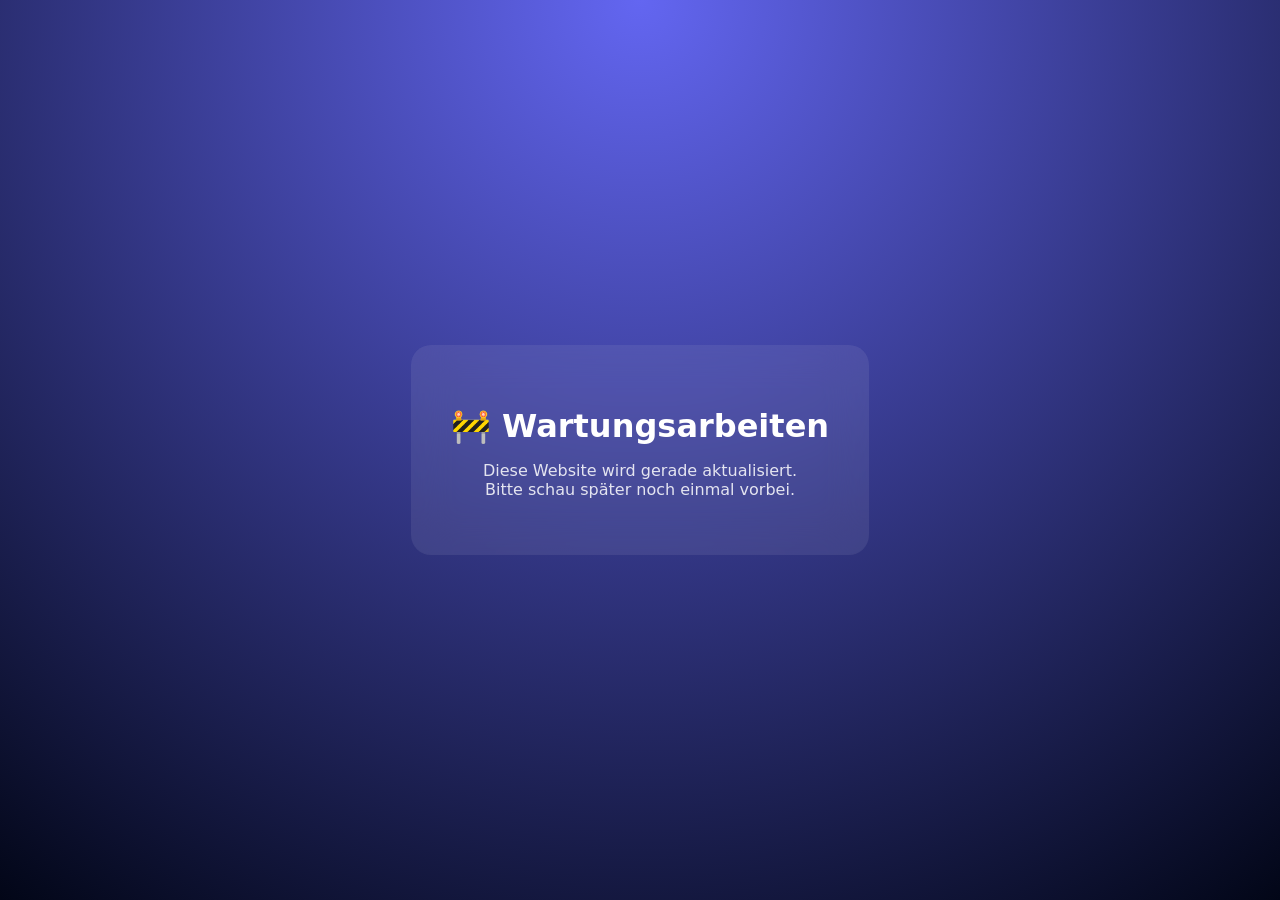
<file: datenschutz.html>
<!DOCTYPE html>
<html lang="de">
<head>
    <meta charset="UTF-8">
    <meta name="viewport" content="width=device-width, initial-scale=1.0">
    <title>Datenschutz | SasjaDesign Webdesign</title>

    <!-- Dark Mode sofort anwenden. -->
<link rel="stylesheet" href="css/style.css">

    <script src="js/script.js" defer></script>
</head>
<body>
    <!-- ==================== ICON SPRITE (LOCAL) ==================== -->
    <svg xmlns="http://www.w3.org/2000/svg" style="position:absolute;width:0;height:0;overflow:hidden" aria-hidden="true" focusable="false">
      <symbol id="icon-arrow-right" viewBox="0 0 24 24"><path d="M5 12h12"/><path d="M13 6l6 6-6 6"/></symbol>
      <symbol id="icon-arrow-up" viewBox="0 0 24 24"><path d="M12 19V5"/><path d="M5 12l7-7 7 7"/></symbol>
      <symbol id="icon-bolt" viewBox="0 0 24 24"><path d="M13 2L3 14h7l-1 8 12-14h-7l-1-6z"/></symbol>
      <symbol id="icon-check" viewBox="0 0 24 24"><path d="M20 6L9 17l-5-5"/></symbol>
      <symbol id="icon-check-circle" viewBox="0 0 24 24"><circle cx="12" cy="12" r="10"/><path d="M16 8l-5.5 8L8 13.5"/></symbol>
      <symbol id="icon-chevron-down" viewBox="0 0 24 24"><path d="M6 9l6 6 6-6"/></symbol>
      <symbol id="icon-code" viewBox="0 0 24 24"><path d="M16 18l6-6-6-6"/><path d="M8 6l-6 6 6 6"/><path d="M14 4l-4 16"/></symbol>
      <symbol id="icon-comments" viewBox="0 0 24 24"><path d="M21 15a4 4 0 0 1-4 4H8l-5 3V7a4 4 0 0 1 4-4h10a4 4 0 0 1 4 4z"/></symbol>
      <symbol id="icon-envelope" viewBox="0 0 24 24"><path d="M4 4h16v16H4z"/><path d="M4 6l8 7 8-7"/></symbol>
      <symbol id="icon-external-link" viewBox="0 0 24 24"><path d="M14 3h7v7"/><path d="M10 14L21 3"/><path d="M21 14v7H3V3h7"/></symbol>
      <symbol id="icon-headset" viewBox="0 0 24 24"><path d="M4 12a8 8 0 0 1 16 0v6a3 3 0 0 1-3 3h-1"/><path d="M4 18v-6"/><path d="M4 18a3 3 0 0 0 3 3h1"/><path d="M6 15h2"/><path d="M16 15h2"/></symbol>
      <symbol id="icon-lock" viewBox="0 0 24 24"><rect x="5" y="11" width="14" height="10" rx="2"/><path d="M8 11V8a4 4 0 0 1 8 0v3"/></symbol>
      <symbol id="icon-map-pin" viewBox="0 0 24 24"><path d="M12 21s7-4.4 7-11a7 7 0 0 0-14 0c0 6.6 7 11 7 11z"/><circle cx="12" cy="10" r="2.5"/></symbol>
      <symbol id="icon-smartphone" viewBox="0 0 24 24"><rect x="7" y="2" width="10" height="20" rx="2"/><path d="M11 18h2"/></symbol>
      <symbol id="icon-palette" viewBox="0 0 24 24"><path d="M12 3a9 9 0 0 0 0 18h2a3 3 0 0 0 0-6h-1a2 2 0 0 1 0-4h4a4 4 0 0 0 0-8z"/><circle cx="7.5" cy="10" r="1"/><circle cx="9.5" cy="6.5" r="1"/><circle cx="14.5" cy="6.5" r="1"/><circle cx="16.5" cy="10" r="1"/></symbol>
      <symbol id="icon-send" viewBox="0 0 24 24"><path d="M22 2L11 13"/><path d="M22 2l-7 20-4-9-9-4z"/></symbol>
      <symbol id="icon-pen" viewBox="0 0 24 24"><path d="M12 20h9"/><path d="M16.5 3.5a2.1 2.1 0 0 1 3 3L7 19l-4 1 1-4z"/></symbol>
      <symbol id="icon-ruler" viewBox="0 0 24 24"><path d="M3 20l10-10 4 4L7 24z"/><path d="M14 3l7 7-11 11-7-7z"/><path d="M7 7l2 2"/><path d="M10 4l2 2"/><path d="M13 1l2 2"/></symbol>
      <symbol id="icon-phone" viewBox="0 0 24 24"><path d="M22 16.9v3a2 2 0 0 1-2.2 2A19.8 19.8 0 0 1 3 5.2 2 2 0 0 1 5 3h3a2 2 0 0 1 2 1.7c.1.8.3 1.6.6 2.3a2 2 0 0 1-.5 2.1L9.4 10.6a16 16 0 0 0 4 4l1.5-1.7a2 2 0 0 1 2.1-.5c.7.3 1.5.5 2.3.6A2 2 0 0 1 22 16.9z"/></symbol>
      <symbol id="icon-rocket" viewBox="0 0 24 24"><path d="M5 13l-2 8 8-2 10-10a4.2 4.2 0 0 0-6-6L5 13z"/><path d="M15 5l4 4"/><path d="M9 19l-4-4"/></symbol>
      <symbol id="icon-search" viewBox="0 0 24 24"><circle cx="11" cy="11" r="7"/><path d="M21 21l-4.3-4.3"/></symbol>
      <symbol id="icon-star" viewBox="0 0 24 24"><path d="M12 2l3 7 7 .6-5.3 4.6 1.6 7.2L12 18l-6.3 3.4 1.6-7.2L2 9.6 9 9z"/></symbol>
      <symbol id="icon-x" viewBox="0 0 24 24"><path d="M18 6L6 18"/><path d="M6 6l12 12"/></symbol>
    </svg>

    <a class="skip-link" href="#main">Zum Inhalt springen</a>


    <!-- ==================== PAGE LOADER ==================== -->
    <div class="page-loader" id="pageLoader">
        <div class="loader-spinner"></div>
    </div>

    <!-- ==================== NAVBAR ==================== -->
    <nav class="navbar" id="navbar">
        <div class="container nav-container">
            <a href="index.html" class="logo">
                <span class="logo-icon">&lt;/&gt;</span>
                <span class="logo-text">SasjaDesign<span class="logo-dot">.</span></span>
            </a>
            <div class="nav-actions">
                <a href="index.html#contact" class="btn btn-primary nav-cta">Kontakt</a>
            </div>
        </div>
    </nav>

    
    <main id="main">
<!-- ==================== DATENSCHUTZ ==================== -->
    <section class="legal-page">
        <div class="container" style="max-width: 800px;">
            <a href="index.html" class="back-link">
                <svg class="icon" aria-hidden="true" focusable="false"><use href="#icon-dot"></use></svg> Zurück zur Startseite
            </a>

           <h1>Datenschutzerklärung</h1>
<h2 id="m716">Präambel</h2>
<p>Mit der folgenden Datenschutzerklärung möchten wir Sie darüber aufklären, welche Arten Ihrer personenbezogenen Daten (nachfolgend auch kurz als "Daten" bezeichnet) wir zu welchen Zwecken und in welchem Umfang verarbeiten. Die Datenschutzerklärung gilt für alle von uns durchgeführten Verarbeitungen personenbezogener Daten, sowohl im Rahmen der Erbringung unserer Leistungen als auch insbesondere auf unseren Webseiten, in mobilen Applikationen sowie innerhalb externer Onlinepräsenzen, wie z. B. unserer Social-Media-Profile (nachfolgend zusammenfassend bezeichnet als "Onlineangebot").</p>
<p>Die verwendeten Begriffe sind nicht geschlechtsspezifisch.</p>

<p>Stand: 28. Februar 2026</p><h2>Inhaltsübersicht</h2> <ul class="index"><li><a class="index-link" href="#m716">Präambel</a></li><li><a class="index-link" href="#m3">Verantwortlicher</a></li><li><a class="index-link" href="#mOverview">Übersicht der Verarbeitungen</a></li><li><a class="index-link" href="#m2427">Maßgebliche Rechtsgrundlagen</a></li><li><a class="index-link" href="#m27">Sicherheitsmaßnahmen</a></li><li><a class="index-link" href="#m12">Allgemeine Informationen zur Datenspeicherung und Löschung</a></li><li><a class="index-link" href="#m10">Rechte der betroffenen Personen</a></li><li><a class="index-link" href="#m317">Geschäftliche Leistungen</a></li><li><a class="index-link" href="#m326">Zahlungsverfahren</a></li><li><a class="index-link" href="#m225">Bereitstellung des Onlineangebots und Webhosting</a></li><li><a class="index-link" href="#m134">Einsatz von Cookies</a></li><li><a class="index-link" href="#m182">Kontakt- und Anfrageverwaltung</a></li><li><a class="index-link" href="#m638">Werbliche Kommunikation via E-Mail, Post, Fax oder Telefon</a></li><li><a class="index-link" href="#m299">Kundenrezensionen und Bewertungsverfahren</a></li><li><a class="index-link" href="#m328">Plug-ins und eingebettete Funktionen sowie Inhalte</a></li><li><a class="index-link" href="#m723">Management, Organisation und Hilfswerkzeuge</a></li><li><a class="index-link" href="#m15">Änderung und Aktualisierung</a></li><li><a class="index-link" href="#m42">Begriffsdefinitionen</a></li></ul><h2 id="m3">Verantwortlicher</h2><p>Wasilij Sasjadiwko<br>Löbauer Str. 26<br>02736, Oppach, Deutschland</p>
<p>E-Mail-Adresse: <a href="mailto:sasjadesign@gmail.com">sasjadesign@gmail.com</a></p>

<h2 id="mOverview">Übersicht der Verarbeitungen</h2><p>Die nachfolgende Übersicht fasst die Arten der verarbeiteten Daten und die Zwecke ihrer Verarbeitung zusammen und verweist auf die betroffenen Personen.</p><h3>Arten der verarbeiteten Daten</h3>
<ul><li>Bestandsdaten.</li><li>Beschäftigtendaten.</li><li>Zahlungsdaten.</li><li>Kontaktdaten.</li><li>Inhaltsdaten.</li><li>Vertragsdaten.</li><li>Nutzungsdaten.</li><li>Meta-, Kommunikations- und Verfahrensdaten.</li><li>Protokolldaten.</li></ul><h3>Kategorien betroffener Personen</h3><ul><li>Leistungsempfänger und Auftraggeber.</li><li>Beschäftigte.</li><li>Interessenten.</li><li>Kommunikationspartner.</li><li>Nutzer.</li><li>Geschäfts- und Vertragspartner.</li><li>Dritte Personen.</li><li>Hinweisgeber.</li></ul><h3>Zwecke der Verarbeitung</h3><ul><li>Erbringung vertraglicher Leistungen und Erfüllung vertraglicher Pflichten.</li><li>Kommunikation.</li><li>Sicherheitsmaßnahmen.</li><li>Direktmarketing.</li><li>Büro- und Organisationsverfahren.</li><li>Organisations- und Verwaltungsverfahren.</li><li>Feedback.</li><li>Marketing.</li><li>Bereitstellung unseres Onlineangebotes und Nutzerfreundlichkeit.</li><li>Informationstechnische Infrastruktur.</li><li>Hinweisgeberschutz.</li><li>Absatzförderung.</li><li>Geschäftsprozesse und betriebswirtschaftliche Verfahren.</li></ul><h2 id="m2427">Maßgebliche Rechtsgrundlagen</h2><p><strong>Maßgebliche Rechtsgrundlagen nach der DSGVO: </strong>Im Folgenden erhalten Sie eine Übersicht der Rechtsgrundlagen der DSGVO, auf deren Basis wir personenbezogene Daten verarbeiten. Bitte nehmen Sie zur Kenntnis, dass neben den Regelungen der DSGVO nationale Datenschutzvorgaben in Ihrem bzw. unserem Wohn- oder Sitzland gelten können. Sollten ferner im Einzelfall speziellere Rechtsgrundlagen maßgeblich sein, teilen wir Ihnen diese in der Datenschutzerklärung mit.</p>
 <ul><li><strong>Einwilligung (Art. 6 Abs. 1 S. 1 lit. a) DSGVO)</strong> - Die betroffene Person hat ihre Einwilligung in die Verarbeitung der sie betreffenden personenbezogenen Daten für einen spezifischen Zweck oder mehrere bestimmte Zwecke gegeben.</li><li><strong>Vertragserfüllung und vorvertragliche Anfragen (Art. 6 Abs. 1 S. 1 lit. b) DSGVO)</strong> - Die Verarbeitung ist für die Erfüllung eines Vertrags, dessen Vertragspartei die betroffene Person ist, oder zur Durchführung vorvertraglicher Maßnahmen erforderlich, die auf Anfrage der betroffenen Person erfolgen.</li><li><strong>Rechtliche Verpflichtung (Art. 6 Abs. 1 S. 1 lit. c) DSGVO)</strong> - Die Verarbeitung ist zur Erfüllung einer rechtlichen Verpflichtung erforderlich, der der Verantwortliche unterliegt.</li><li><strong>Berechtigte Interessen (Art. 6 Abs. 1 S. 1 lit. f) DSGVO)</strong> - die Verarbeitung ist zur Wahrung der berechtigten Interessen des Verantwortlichen oder eines Dritten notwendig, vorausgesetzt, dass die Interessen, Grundrechte und Grundfreiheiten der betroffenen Person, die den Schutz personenbezogener Daten verlangen, nicht überwiegen.</li></ul><p><strong>Nationale Datenschutzregelungen in Deutschland: </strong>Zusätzlich zu den Datenschutzregelungen der DSGVO gelten nationale Regelungen zum Datenschutz in Deutschland. Hierzu gehört insbesondere das Gesetz zum Schutz vor Missbrauch personenbezogener Daten bei der Datenverarbeitung (Bundesdatenschutzgesetz – BDSG). Das BDSG enthält insbesondere Spezialregelungen zum Recht auf Auskunft, zum Recht auf Löschung, zum Widerspruchsrecht, zur Verarbeitung besonderer Kategorien personenbezogener Daten, zur Verarbeitung für andere Zwecke und zur Übermittlung sowie automatisierten Entscheidungsfindung im Einzelfall einschließlich Profiling. Ferner können Landesdatenschutzgesetze der einzelnen Bundesländer zur Anwendung gelangen.</p>

<h2 id="m27">Sicherheitsmaßnahmen</h2><p>Wir treffen nach Maßgabe der gesetzlichen Vorgaben unter Berücksichtigung des Stands der Technik, der Implementierungskosten und der Art, des Umfangs, der Umstände und der Zwecke der Verarbeitung sowie der unterschiedlichen Eintrittswahrscheinlichkeiten und des Ausmaßes der Bedrohung der Rechte und Freiheiten natürlicher Personen geeignete technische und organisatorische Maßnahmen, um ein dem Risiko angemessenes Schutzniveau zu gewährleisten.</p>
<p>Zu den Maßnahmen gehören insbesondere die Sicherung der Vertraulichkeit, Integrität und Verfügbarkeit von Daten durch Kontrolle des physischen und elektronischen Zugangs zu den Daten als auch des sie betreffenden Zugriffs, der Eingabe, der Weitergabe, der Sicherung der Verfügbarkeit und ihrer Trennung. Des Weiteren haben wir Verfahren eingerichtet, die eine Wahrnehmung von Betroffenenrechten, die Löschung von Daten und Reaktionen auf die Gefährdung der Daten gewährleisten. Ferner berücksichtigen wir den Schutz personenbezogener Daten bereits bei der Entwicklung bzw. Auswahl von Hardware, Software sowie Verfahren entsprechend dem Prinzip des Datenschutzes, durch Technikgestaltung und durch datenschutzfreundliche Voreinstellungen.</p>
<p>Sicherung von Online-Verbindungen durch TLS-/SSL-Verschlüsselungstechnologie (HTTPS): Um die Daten der Nutzer, die über unsere Online-Dienste übertragen werden, vor unerlaubten Zugriffen zu schützen, setzen wir auf die TLS-/SSL-Verschlüsselungstechnologie. Secure Sockets Layer (SSL) und Transport Layer Security (TLS) sind die Eckpfeiler der sicheren Datenübertragung im Internet. Diese Technologien verschlüsseln die Informationen, die zwischen der Website oder App und dem Browser des Nutzers (oder zwischen zwei Servern) übertragen werden, wodurch die Daten vor unbefugtem Zugriff geschützt sind. TLS, als die weiterentwickelte und sicherere Version von SSL, gewährleistet, dass alle Datenübertragungen den höchsten Sicherheitsstandards entsprechen. Wenn eine Website durch ein SSL-/TLS-Zertifikat gesichert ist, wird dies durch die Anzeige von HTTPS in der URL signalisiert. Dies dient als ein Indikator für die Nutzer, dass ihre Daten sicher und verschlüsselt übertragen werden.</p>

<h2 id="m12">Allgemeine Informationen zur Datenspeicherung und Löschung</h2><p>Wir löschen personenbezogene Daten, die wir verarbeiten, gemäß den gesetzlichen Bestimmungen, sobald die zugrundeliegenden Einwilligungen widerrufen werden oder keine weiteren rechtlichen Grundlagen für die Verarbeitung bestehen. Dies betrifft Fälle, in denen der ursprüngliche Verarbeitungszweck entfällt oder die Daten nicht mehr benötigt werden. Ausnahmen von dieser Regelung bestehen, wenn gesetzliche Pflichten oder besondere Interessen eine längere Aufbewahrung oder Archivierung der Daten erfordern.</p>
<p>Insbesondere müssen Daten, die aus handels- oder steuerrechtlichen Gründen aufbewahrt werden müssen oder deren Speicherung notwendig ist zur Rechtsverfolgung oder zum Schutz der Rechte anderer natürlicher oder juristischer Personen, entsprechend archiviert werden.</p>
<p>Unsere Datenschutzhinweise enthalten zusätzliche Informationen zur Aufbewahrung und Löschung von Daten, die speziell für bestimmte Verarbeitungsprozesse gelten.</p>
<p>Bei mehreren Angaben zur Aufbewahrungsdauer oder Löschungsfristen eines Datums, ist stets die längste Frist maßgeblich. Daten, die nicht mehr für den ursprünglich vorgesehenen Zweck, sondern aufgrund gesetzlicher Vorgaben oder anderer Gründe aufbewahrt werden, verarbeiten wir ausschließlich zu den Gründen, die ihre Aufbewahrung rechtfertigen.</p>
<p>Aufbewahrung und Löschung von Daten: Die folgenden allgemeinen Fristen gelten für die Aufbewahrung und Archivierung nach deutschem Recht:</p><ul> <li>10 Jahre - Aufbewahrungsfrist für Bücher und Aufzeichnungen, Jahresabschlüsse, Inventare, Lageberichte, Eröffnungsbilanz sowie die zu ihrem Verständnis erforderlichen Arbeitsanweisungen und sonstigen Organisationsunterlagen (§ 147 Abs. 1 Nr. 1 i.V.m. Abs. 3 AO, § 14b Abs. 1 UStG, § 257 Abs. 1 Nr. 1 i.V.m. Abs. 4 HGB).</li><li>8 Jahre - Buchungsbelege, wie z. B. Rechnungen und Kostenbelege (§ 147 Abs. 1 Nr. 4 und 4a i.V.m. Abs. 3 Satz 1 AO sowie § 257 Abs. 1 Nr. 4 i.V.m. Abs. 4 HGB).</li><li>6 Jahre - Übrige Geschäftsunterlagen: empfangene Handels- oder Geschäftsbriefe, Wiedergaben der abgesandten Handels- oder Geschäftsbriefe, sonstige Unterlagen, soweit sie für die Besteuerung von Bedeutung sind, z. B. Stundenlohnzettel, Betriebsabrechnungsbögen, Kalkulationsunterlagen, Preisauszeichnungen, aber auch Lohnabrechnungsunterlagen, soweit sie nicht bereits Buchungsbelege sind und Kassenstreifen (§ 147 Abs. 1 Nr. 2, 3, 5 i.V.m. Abs. 3 AO, § 257 Abs. 1 Nr. 2 u. 3 i.V.m. Abs. 4 HGB).</li><li>3 Jahre - Daten, die erforderlich sind, um potenzielle Gewährleistungs- und Schadensersatzansprüche oder ähnliche vertragliche Ansprüche und Rechte zu berücksichtigen sowie damit verbundene Anfragen zu bearbeiten, basierend auf früheren Geschäftserfahrungen und üblichen Branchenpraktiken, werden für die Dauer der regulären gesetzlichen Verjährungsfrist von drei Jahren gespeichert (§§ 195, 199 BGB).</li> </ul>
<p>Fristbeginn mit Ablauf des Jahres: Beginnt eine Frist nicht ausdrücklich zu einem bestimmten Datum und beträgt sie mindestens ein Jahr, so startet sie automatisch am Ende des Kalenderjahres, in dem das fristauslösende Ereignis eingetreten ist. Im Fall laufender Vertragsverhältnisse, in deren Rahmen Daten gespeichert werden, ist das fristauslösende Ereignis der Zeitpunkt des Wirksamwerdens der Kündigung oder sonstige Beendigung des Rechtsverhältnisses.</p>

<h2 id="m10">Rechte der betroffenen Personen</h2><p>Rechte der betroffenen Personen aus der DSGVO: Ihnen stehen als Betroffene nach der DSGVO verschiedene Rechte zu, die sich insbesondere aus Art. 15 bis 21 DSGVO ergeben:</p><ul><li><strong>Widerspruchsrecht: Sie haben das Recht, aus Gründen, die sich aus Ihrer besonderen Situation ergeben, jederzeit gegen die Verarbeitung der Sie betreffenden personenbezogenen Daten, die aufgrund von Art. 6 Abs. 1 lit. e oder f DSGVO erfolgt, Widerspruch einzulegen; dies gilt auch für ein auf diese Bestimmungen gestütztes Profiling. Werden die Sie betreffenden personenbezogenen Daten verarbeitet, um Direktwerbung zu betreiben, haben Sie das Recht, jederzeit Widerspruch gegen die Verarbeitung der Sie betreffenden personenbezogenen Daten zum Zwecke derartiger Werbung einzulegen; dies gilt auch für das Profiling, soweit es mit solcher Direktwerbung in Verbindung steht.</strong></li><li><strong>Widerrufsrecht bei Einwilligungen:</strong> Sie haben das Recht, erteilte Einwilligungen jederzeit zu widerrufen.</li><li><strong>Auskunftsrecht:</strong> Sie haben das Recht, eine Bestätigung darüber zu verlangen, ob betreffende Daten verarbeitet werden und auf Auskunft über diese Daten sowie auf weitere Informationen und Kopie der Daten entsprechend den gesetzlichen Vorgaben.</li><li><strong>Recht auf Berichtigung:</strong> Sie haben entsprechend den gesetzlichen Vorgaben das Recht, die Vervollständigung der Sie betreffenden Daten oder die Berichtigung der Sie betreffenden unrichtigen Daten zu verlangen.</li><li><strong>Recht auf Löschung und Einschränkung der Verarbeitung:</strong> Sie haben nach Maßgabe der gesetzlichen Vorgaben das Recht, zu verlangen, dass Sie betreffende Daten unverzüglich gelöscht werden, bzw. alternativ nach Maßgabe der gesetzlichen Vorgaben eine Einschränkung der Verarbeitung der Daten zu verlangen.</li><li><strong>Recht auf Datenübertragbarkeit:</strong> Sie haben das Recht, Sie betreffende Daten, die Sie uns bereitgestellt haben, nach Maßgabe der gesetzlichen Vorgaben in einem strukturierten, gängigen und maschinenlesbaren Format zu erhalten oder deren Übermittlung an einen anderen Verantwortlichen zu fordern.</li><li><strong>Beschwerde bei Aufsichtsbehörde:</strong> Sie haben unbeschadet eines anderweitigen verwaltungsrechtlichen oder gerichtlichen Rechtsbehelfs das Recht auf Beschwerde bei einer Aufsichtsbehörde, insbesondere in dem Mitgliedstaat ihres gewöhnlichen Aufenthaltsorts, ihres Arbeitsplatzes oder des Orts des mutmaßlichen Verstoßes, wenn Sie der Ansicht sind, dass die Verarbeitung der Sie betreffenden personenbezogenen Daten gegen die Vorgaben der DSGVO verstößt.</li></ul>

<h2 id="m317">Geschäftliche Leistungen</h2><p>Wir verarbeiten personenbezogene Daten unserer Vertrags- und Geschäftspartner, etwa Kunden, Auftraggeber, Interessenten, Lieferanten und sonstige Kooperationspartner (zusammenfassend „Vertragspartner"), zur Anbahnung, Durchführung und Abwicklung von Vertragsverhältnissen sowie vergleichbaren Rechtsverhältnissen. Dies umfasst auch vorvertragliche Maßnahmen, die auf Anfrage erfolgen, sowie die Kommunikation im Zusammenhang mit dem jeweiligen Vertragsverhältnis.</p>
<p>Die Verarbeitung dient insbesondere der Erfüllung unserer vertraglichen Haupt- und Nebenpflichten. Hierzu zählen die Erbringung der vereinbarten Leistungen, etwaige Aktualisierungs- und Informationspflichten, die Bearbeitung von Gewährleistungs- und sonstigen Leistungsstörungen, die Abwicklung von Widerrufen, Kündigungen von Dauerschuldverhältnissen, Rückabwicklungen, Erstattungen sowie die Bearbeitung sonstiger vertragsbezogener Erklärungen und Anfragen. Erfasst sind sowohl einmalige Verträge als auch fortlaufende Vertragsbeziehungen.</p>
<p>Verarbeitet werden insbesondere Stammdaten wie Name, Anschrift und ggf. Firma, Kontaktdaten wie E-Mail-Adresse und Telefonnummer, Vertrags- und Leistungsdaten wie Vertragsgegenstand, Vertragslaufzeit, Bestell- oder Vorgangsnummer, Nutzungs- und Leistungsdaten, Zahlungs- und Abrechnungsdaten sowie Kommunikationsinhalte und -historien. Soweit erforderlich, verarbeiten wir auch Daten, die uns im Rahmen der Durchführung eines Auftrags offengelegt oder übermittelt werden.</p>
<p>Darüber hinaus verarbeiten wir die Daten zur Wahrung unserer Rechte sowie zur Erfüllung gesetzlicher Verpflichtungen. Dies umfasst insbesondere handels- und steuerrechtliche Aufbewahrungspflichten, Dokumentationspflichten sowie gegebenenfalls Nachweis- und Rechenschaftspflichten. Zudem erfolgt eine Verarbeitung auf Grundlage unserer berechtigten Interessen an einer ordnungsgemäßen Geschäftsführung, internen Verwaltung, Risikosteuerung und IT-Sicherheit sowie am Schutz unseres Geschäftsbetriebs und unserer Vertragspartner vor Missbrauch, Gefährdung von Daten, Geheimnissen und sonstigen Rechtsgütern. Hierzu kann auch die Einbindung externer Dienstleister wie IT- und Telekommunikationsanbieter, Transport- und Logistikunternehmen, Zahlungsdienstleister, Banken, Steuer- und Rechtsberater oder sonstige Erfüllungsgehilfen gehören, soweit dies für die Vertragsdurchführung oder zur Erfüllung gesetzlicher Pflichten erforderlich ist.</p>
<p>Eine Weitergabe personenbezogener Daten an Dritte erfolgt ausschließlich, soweit dies zur Vertragserfüllung, zur Durchführung vorvertraglicher Maßnahmen, zur Wahrung berechtigter Interessen oder zur Erfüllung gesetzlicher Verpflichtungen erforderlich ist. Über darüberhinausgehende Verarbeitungen, insbesondere zu Marketingzwecken, informieren wir gesondert im Rahmen dieser Datenschutzerklärung.</p>
<p>Welche Daten im Einzelfall erforderlich sind, teilen wir den Vertragspartnern im Rahmen der Datenerhebung mit, etwa in Onlineformularen durch entsprechende Kennzeichnung oder im persönlichen Kontakt.</p>
<p>Die Löschung der Daten erfolgt, sobald sie für die vorgenannten Zwecke nicht mehr erforderlich sind und keine gesetzlichen Aufbewahrungspflichten entgegenstehen. Gesetzliche Aufbewahrungsfristen, insbesondere nach Handels- und Steuerrecht, können eine längere Speicherung erfordern. Daten, die im Rahmen eines konkreten Auftrags übermittelt wurden, löschen wir nach Abschluss des Auftrags und Ablauf etwaiger Aufbewahrungsfristen, sofern keine weiteren gesetzlichen oder vertraglichen Verpflichtungen zur Speicherung bestehen.</p>
<p>Rechtsgrundlage der Verarbeitung ist Art. 6 Abs. 1 lit. b DSGVO zur Durchführung vorvertraglicher Maßnahmen und zur Erfüllung des jeweiligen Vertragsverhältnisses sowie Art. 6 Abs. 1 lit. c DSGVO zur Erfüllung gesetzlicher Verpflichtungen. Soweit die Verarbeitung auf berechtigten Interessen beruht, erfolgt sie auf Grundlage von Art. 6 Abs. 1 lit. f DSGVO. Soweit die Verarbeitung auf Art. 6 Abs. 1 lit. f DSGVO gestützt wird, erfolgt sie zur Wahrung unserer berechtigten Interessen an einer ordnungsgemäßen und effizienten Geschäftsorganisation, der internen Verwaltung und Dokumentation von Geschäftsvorgängen, der Durchsetzung und Verteidigung von Rechtsansprüchen, der Sicherstellung der IT- und Datensicherheit, der Verhinderung von Missbrauch und Betrug sowie der wirtschaftlichen Steuerung und Weiterentwicklung unseres Geschäftsbetriebs. Diese Interessen bestehen insbesondere in der Gewährleistung eines sicheren und rechtssicheren Geschäftsbetriebs sowie in der Wahrung unserer unternehmerischen Handlungsfähigkeit.</p>
<ul class="m-elements"><li><strong>Verarbeitete Datenarten:</strong> Bestandsdaten (z. B. der vollständige Name, Wohnadresse, Kontaktinformationen, Kundennummer, etc.); Zahlungsdaten (z. B. Bankverbindungen, Rechnungen, Zahlungshistorie); Kontaktdaten (z. B. Post- und E-Mail-Adressen oder Telefonnummern). Vertragsdaten (z. B. Vertragsgegenstand, Laufzeit, Kundenkategorie).</li><li><strong>Betroffene Personen:</strong> Leistungsempfänger und Auftraggeber; Interessenten. Geschäfts- und Vertragspartner.</li><li><strong>Zwecke der Verarbeitung und berechtigte Interessen:</strong> Erbringung vertraglicher Leistungen und Erfüllung vertraglicher Pflichten; Kommunikation; Büro- und Organisationsverfahren; Organisations- und Verwaltungsverfahren. Geschäftsprozesse und betriebswirtschaftliche Verfahren.</li><li><strong>Aufbewahrung und Löschung:</strong> Löschung entsprechend Angaben im Abschnitt "Allgemeine Informationen zur Datenspeicherung und Löschung".</li><li class=""><strong>Rechtsgrundlagen:</strong> Vertragserfüllung und vorvertragliche Anfragen (Art. 6 Abs. 1 S. 1 lit. b) DSGVO); Rechtliche Verpflichtung (Art. 6 Abs. 1 S. 1 lit. c) DSGVO). Berechtigte Interessen (Art. 6 Abs. 1 S. 1 lit. f) DSGVO).</li></ul><p><strong>Weitere Hinweise zu Verarbeitungsprozessen, Verfahren und Diensten:</strong></p><ul class="m-elements"><li><strong>Projekt- und Entwicklungsleistungen: </strong>Wir verarbeiten die Daten unserer Kunden sowie Auftraggeber (nachfolgend einheitlich als "Kunden" bezeichnet), um ihnen die Auswahl, den Erwerb bzw. die Beauftragung der gewählten Leistungen oder Werke sowie verbundener Tätigkeiten als auch deren Bezahlung und Zurverfügungstellung bzw. Ausführung oder Erbringung zu ermöglichen.<br><br>Die erforderlichen Angaben sind als solche im Rahmen des Auftrags-, Bestell- bzw. vergleichbaren Vertragsschlusses gekennzeichnet und umfassen die zur Leistungserbringung und Abrechnung benötigten Angaben sowie Kontaktinformationen, um etwaige Rücksprachen halten zu können. Soweit wir Zugang zu Informationen der Endkunden, Mitarbeitern oder anderer Personen erhalten, verarbeiten wir diese im Einklang mit den gesetzlichen und vertraglichen Vorgaben; <span class=""><strong>Rechtsgrundlagen:</strong> Vertragserfüllung und vorvertragliche Anfragen (Art. 6 Abs. 1 S. 1 lit. b) DSGVO).</span></li></ul>
<p>Für Vertragsverhältnisse gelten ergänzend die Allgemeinen Geschäftsbedingungen (AGB) von SasjaDesign.</p>
<h2 id="m326">Zahlungsverfahren</h2><p>Im Rahmen von Vertrags- und sonstigen Rechtsbeziehungen, aufgrund gesetzlicher Pflichten oder sonst auf Grundlage unserer berechtigten Interessen bieten wir den betroffenen Personen effiziente und sichere Zahlungsmöglichkeiten an und setzen hierzu neben Banken und Kreditinstituten weitere Dienstleister ein (zusammenfassend "Zahlungsdienstleister"). Der Zahlungsverkehr erfolgt dabei entsprechend dem Stand der Technik ausschließlich über verschlüsselte Verbindungen, sodass die eingegebenen Daten während der Übermittlung vor unbefugtem Zugriff geschützt sind.</p>
<p>Zu den durch die Zahlungsdienstleister verarbeiteten Daten gehören Bestandsdaten, wie z. B. der Name und die Adresse, Bankdaten, wie z. B. Kontonummern oder Kreditkartennummern, Passwörter, TANs und Prüfsummen sowie die Vertrags-, Summen- und empfängerbezogenen Angaben. Die Angaben sind erforderlich, um die Transaktionen durchzuführen. Die eingegebenen Daten werden jedoch nur durch die Zahlungsdienstleister verarbeitet und bei diesen gespeichert. D. h., wir erhalten keine konto- oder kreditkartenbezogenen Informationen, sondern lediglich Informationen mit Bestätigung oder Negativbeauskunftung der Zahlung. Unter Umständen werden die Daten seitens der Zahlungsdienstleister an Wirtschaftsauskunfteien übermittelt. Diese Übermittlung bezweckt die Identitäts- und Bonitätsprüfung. Hierzu verweisen wir auf die AGB und die Datenschutzhinweise der Zahlungsdienstleister. </p>
<p>Für die Zahlungsgeschäfte gelten die Geschäftsbedingungen und die Datenschutzhinweise der jeweiligen Zahlungsdienstleister, welche innerhalb der jeweiligen Webseiten bzw. Transaktionsapplikationen abrufbar sind. Wir verweisen auf diese ebenfalls zwecks weiterer Informationen und Geltendmachung von Widerrufs-, Auskunfts- und anderen Betroffenenrechten.</p>
<ul class="m-elements"><li><strong>Verarbeitete Datenarten:</strong> Bestandsdaten (z. B. der vollständige Name, Wohnadresse, Kontaktinformationen, Kundennummer, etc.); Zahlungsdaten (z. B. Bankverbindungen, Rechnungen, Zahlungshistorie); Vertragsdaten (z. B. Vertragsgegenstand, Laufzeit, Kundenkategorie); Nutzungsdaten (z. B. Seitenaufrufe und Verweildauer, Klickpfade, Nutzungsintensität und -frequenz, verwendete Gerätetypen und Betriebssysteme, Interaktionen mit Inhalten und Funktionen). Meta-, Kommunikations- und Verfahrensdaten (z. B. IP-Adressen, Zeitangaben, Identifikationsnummern, beteiligte Personen).</li><li><strong>Betroffene Personen:</strong> Leistungsempfänger und Auftraggeber; Geschäfts- und Vertragspartner. Interessenten.</li><li><strong>Zwecke der Verarbeitung und berechtigte Interessen:</strong> Erbringung vertraglicher Leistungen und Erfüllung vertraglicher Pflichten. Geschäftsprozesse und betriebswirtschaftliche Verfahren.</li><li><strong>Aufbewahrung und Löschung:</strong> Löschung entsprechend Angaben im Abschnitt "Allgemeine Informationen zur Datenspeicherung und Löschung".</li><li class=""><strong>Rechtsgrundlagen:</strong> Vertragserfüllung und vorvertragliche Anfragen (Art. 6 Abs. 1 S. 1 lit. b) DSGVO). Berechtigte Interessen (Art. 6 Abs. 1 S. 1 lit. f) DSGVO).</li></ul><p><strong>Weitere Hinweise zu Verarbeitungsprozessen, Verfahren und Diensten:</strong></p><ul class="m-elements"><li><strong>PayPal: </strong>Zahlungsdienstleistungen (technische Anbindung von Online-Bezahlmethoden) (z. B. PayPal, PayPal Plus, Braintree); <strong>Dienstanbieter:</strong> PayPal (Europe) S.à r.l. et Cie, S.C.A., 22-24 Boulevard Royal, L-2449 Luxemburg; <span class=""><strong>Rechtsgrundlagen:</strong> Vertragserfüllung und vorvertragliche Anfragen (Art. 6 Abs. 1 S. 1 lit. b) DSGVO); </span><strong>Website:</strong> <a href="https://www.paypal.com/de" target="_blank">https://www.paypal.com/de</a>. <strong>Datenschutzerklärung:</strong> <a href="https://www.paypal.com/de/legalhub/paypal/privacy-full" target="_blank">https://www.paypal.com/de/legalhub/paypal/privacy-full</a>.</li></ul>
<h2 id="m225">Bereitstellung des Onlineangebots und Webhosting</h2><p>Wir verarbeiten die Daten der Nutzer, um ihnen unsere Online-Dienste zur Verfügung stellen zu können. Zu diesem Zweck verarbeiten wir die IP-Adresse des Nutzers, die notwendig ist, um die Inhalte und Funktionen unserer Online-Dienste an den Browser oder das Endgerät der Nutzer zu übermitteln.</p>
<ul class="m-elements"><li><strong>Verarbeitete Datenarten:</strong> Nutzungsdaten (z. B. Seitenaufrufe und Verweildauer, Klickpfade, Nutzungsintensität und -frequenz, verwendete Gerätetypen und Betriebssysteme, Interaktionen mit Inhalten und Funktionen); Meta-, Kommunikations- und Verfahrensdaten (z. B. IP-Adressen, Zeitangaben, Identifikationsnummern, beteiligte Personen); Protokolldaten (z. B. Logfiles betreffend Logins oder den Abruf von Daten oder Zugriffszeiten.). Inhaltsdaten (z. B. textliche oder bildliche Nachrichten und Beiträge sowie die sie betreffenden Informationen, wie z. B. Angaben zur Autorenschaft oder Zeitpunkt der Erstellung).</li><li><strong>Betroffene Personen:</strong> Nutzer (z. B. Webseitenbesucher, Nutzer von Onlinediensten).</li><li><strong>Zwecke der Verarbeitung und berechtigte Interessen:</strong> Bereitstellung unseres Onlineangebotes und Nutzerfreundlichkeit; Informationstechnische Infrastruktur (Betrieb und Bereitstellung von Informationssystemen und technischen Geräten (Computer, Server etc.)). Sicherheitsmaßnahmen.</li><li><strong>Aufbewahrung und Löschung:</strong> Löschung entsprechend Angaben im Abschnitt "Allgemeine Informationen zur Datenspeicherung und Löschung".</li><li class=""><strong>Rechtsgrundlagen:</strong> Berechtigte Interessen (Art. 6 Abs. 1 S. 1 lit. f) DSGVO).</li></ul><p><strong>Weitere Hinweise zu Verarbeitungsprozessen, Verfahren und Diensten:</strong></p><ul class="m-elements"><li><strong>Bereitstellung Onlineangebot auf gemietetem Speicherplatz: </strong>Für die Bereitstellung unseres Onlineangebotes nutzen wir Speicherplatz, Rechenkapazität und Software, die wir von einem entsprechenden Serveranbieter (auch "Webhoster" genannt) mieten oder anderweitig beziehen; <span class=""><strong>Rechtsgrundlagen:</strong> Berechtigte Interessen (Art. 6 Abs. 1 S. 1 lit. f) DSGVO).</span></li><li><strong>Erhebung von Zugriffsdaten und Logfiles: </strong>Der Zugriff auf unser Onlineangebot wird in Form von sogenannten "Server-Logfiles" protokolliert. Zu den Serverlogfiles können die Adresse und der Name der abgerufenen Webseiten und Dateien, Datum und Uhrzeit des Abrufs, übertragene Datenmengen, Meldung über erfolgreichen Abruf, Browsertyp nebst Version, das Betriebssystem des Nutzers, Referrer URL (die zuvor besuchte Seite) und im Regelfall IP-Adressen und der anfragende Provider gehören. Die Serverlogfiles können zum einen zu Sicherheitszwecken eingesetzt werden, z. B. um eine Überlastung der Server zu vermeiden (insbesondere im Fall von missbräuchlichen Angriffen, sogenannten DDoS-Attacken), und zum anderen, um die Auslastung der Server und ihre Stabilität sicherzustellen; <span class=""><strong>Rechtsgrundlagen:</strong> Berechtigte Interessen (Art. 6 Abs. 1 S. 1 lit. f) DSGVO). </span><strong>Löschung von Daten:</strong> Logfile-Informationen werden für die Dauer von maximal 30 Tagen gespeichert und danach gelöscht oder anonymisiert. Daten, deren weitere Aufbewahrung zu Beweiszwecken erforderlich ist, sind bis zur endgültigen Klärung des jeweiligen Vorfalls von der Löschung ausgenommen.</li><li><strong>E-Mail-Versand und -Hosting: </strong>Die von uns in Anspruch genommenen Webhosting-Leistungen umfassen ebenfalls den Versand, den Empfang sowie die Speicherung von E-Mails. Zu diesen Zwecken werden die Adressen der Empfänger sowie Absender als auch weitere Informationen betreffend den E-Mailversand (z. B. die beteiligten Provider) sowie die Inhalte der jeweiligen E-Mails verarbeitet. Die vorgenannten Daten können ferner zu Zwecken der Erkennung von SPAM verarbeitet werden. Wir bitten darum, zu beachten, dass E-Mails im Internet grundsätzlich nicht verschlüsselt versendet werden. Im Regelfall werden E-Mails zwar auf dem Transportweg verschlüsselt, aber (sofern kein sogenanntes Ende-zu-Ende-Verschlüsselungsverfahren eingesetzt wird) nicht auf den Servern, von denen sie abgesendet und empfangen werden. Wir können daher für den Übertragungsweg der E-Mails zwischen dem Absender und dem Empfang auf unserem Server keine Verantwortung übernehmen; <span class=""><strong>Rechtsgrundlagen:</strong> Berechtigte Interessen (Art. 6 Abs. 1 S. 1 lit. f) DSGVO).</span></li></ul>
<h2 id="m134">Einsatz von Cookies</h2><p>Unter dem Begriff „Cookies" werden Funktionen, die Informationen auf Endgeräten der Nutzer speichern und aus ihnen auslesen, verstanden. Cookies können ferner in Bezug auf unterschiedliche Anliegen Einsatz finden, etwa zu Zwecken der Funktionsfähigkeit, der Sicherheit und des Komforts von Onlineangeboten sowie der Erstellung von Analysen der Besucherströme. Wir verwenden Cookies gemäß den gesetzlichen Vorschriften. Dazu holen wir, wenn erforderlich, vorab die Zustimmung der Nutzer ein. Ist eine Zustimmung nicht notwendig, setzen wir auf unsere berechtigten Interessen. Dies gilt, wenn das Speichern und Auslesen von Informationen unerlässlich ist, um ausdrücklich angeforderte Inhalte und Funktionen bereitstellen zu können. Dazu zählen etwa die Speicherung von Einstellungen sowie die Sicherstellung der Funktionalität und Sicherheit unseres Onlineangebots. Die Einwilligung kann jederzeit widerrufen werden. Wir informieren klar über deren Umfang und welche Cookies genutzt werden.</p>
<p><strong>Konkrete Cookies auf dieser Website:</strong> Wir setzen ausschließlich technisch notwendige Cookies ein, z. B. ein Cookie zur Speicherung Ihrer Theme-Auswahl (Hell/Dunkel). Tracking- oder Marketing-Cookies werden nicht gesetzt.</p>

<p><strong>Hinweise zu datenschutzrechtlichen Rechtsgrundlagen: </strong>Ob wir personenbezogene Daten mithilfe von Cookies verarbeiten, hängt von einer Einwilligung ab. Liegt eine Einwilligung vor, dient sie als Rechtsgrundlage. Ohne Einwilligung stützen wir uns auf unsere berechtigten Interessen, die vorstehend in diesem Abschnitt und im Kontext der jeweiligen Dienste und Verfahren erläutert sind.</p>
<p><strong>Speicherdauer: </strong>Im Hinblick auf die Speicherdauer werden die folgenden Arten von Cookies unterschieden:</p><ul><li><strong>Temporäre Cookies (auch: Session- oder Sitzungscookies):</strong> Temporäre Cookies werden spätestens gelöscht, nachdem ein Nutzer ein Onlineangebot verlassen und sein Endgerät (z. B. Browser oder mobile Applikation) geschlossen hat.</li><li><strong>Permanente Cookies:</strong> Permanente Cookies bleiben auch nach dem Schließen des Endgeräts gespeichert. So können beispielsweise der Log-in-Status gespeichert und bevorzugte Inhalte direkt angezeigt werden, wenn der Nutzer eine Website erneut besucht. Ebenso können die mithilfe von Cookies erhobenen Nutzerdaten zur Reichweitenmessung Verwendung finden. Sofern wir Nutzern keine expliziten Angaben zur Art und Speicherdauer von Cookies mitteilen (z. B. im Rahmen der Einholung der Einwilligung), sollten sie davon ausgehen, dass diese permanent sind und die Speicherdauer bis zu zwei Jahre betragen kann.</li></ul><p><strong>Allgemeine Hinweise zum Widerruf und Widerspruch (Opt-out): </strong>Nutzer können die von ihnen abgegebenen Einwilligungen jederzeit widerrufen und zudem einen Widerspruch gegen die Verarbeitung entsprechend den gesetzlichen Vorgaben, auch mittels der Privatsphäre-Einstellungen ihres Browsers, erklären.</p>
<ul class="m-elements"><li><strong>Verarbeitete Datenarten:</strong> Meta-, Kommunikations- und Verfahrensdaten (z. B. IP-Adressen, Zeitangaben, Identifikationsnummern, beteiligte Personen).</li><li><strong>Betroffene Personen:</strong> Nutzer (z. B. Webseitenbesucher, Nutzer von Onlinediensten).</li><li class=""><strong>Rechtsgrundlagen:</strong> Berechtigte Interessen (Art. 6 Abs. 1 S. 1 lit. f) DSGVO). Einwilligung (Art. 6 Abs. 1 S. 1 lit. a) DSGVO).</li></ul><p><strong>Weitere Hinweise zu Verarbeitungsprozessen, Verfahren und Diensten:</strong></p><ul class="m-elements"><li><strong>Verarbeitung von Cookie-Daten auf Grundlage einer Einwilligung: </strong>Wir setzen eine Einwilligungs-Management-Lösung ein, bei der die Einwilligung der Nutzer zur Verwendung von Cookies oder zu den im Rahmen der Einwilligungs-Management-Lösung genannten Verfahren und Anbietern eingeholt wird. Dieses Verfahren dient der Einholung, Protokollierung, Verwaltung und dem Widerruf von Einwilligungen, insbesondere bezogen auf den Einsatz von Cookies und vergleichbaren Technologien, die zur Speicherung, zum Auslesen und zur Verarbeitung von Informationen auf den Endgeräten der Nutzer eingesetzt werden. Im Rahmen dieses Verfahrens werden die Einwilligungen der Nutzer für die Nutzung von Cookies und die damit verbundenen Verarbeitungen von Informationen, einschließlich der im Einwilligungs-Management-Verfahren genannten spezifischen Verarbeitungen und Anbieter, eingeholt. Die Nutzer haben zudem die Möglichkeit, ihre Einwilligungen zu verwalten und zu widerrufen. Die Einwilligungserklärungen werden gespeichert, um eine erneute Abfrage zu vermeiden und den Nachweis der Einwilligung gemäß der gesetzlichen Anforderungen führen zu können. Die Speicherung erfolgt serverseitig und/oder in einem Cookie (sogenanntes Opt-In-Cookie) oder mittels vergleichbarer Technologien, um die Einwilligung einem spezifischen Nutzer oder dessen Gerät zuordnen zu können. Sofern keine spezifischen Angaben zu den Anbietern von Einwilligungs-Management-Diensten vorliegen, gelten folgende allgemeine Hinweise: Die Dauer der Speicherung der Einwilligung beträgt bis zu zwei Jahre. Dabei wird ein pseudonymer Nutzer-Identifikator erstellt, der zusammen mit dem Zeitpunkt der Einwilligung, den Angaben zum Umfang der Einwilligung (z. B. betreffende Kategorien von Cookies und/oder Diensteanbieter) sowie Informationen über den Browser, das System und das verwendete Endgerät gespeichert wird; <span class=""><strong>Rechtsgrundlagen:</strong> Einwilligung (Art. 6 Abs. 1 S. 1 lit. a) DSGVO).</span></li></ul>
<h2 id="m182">Kontakt- und Anfrageverwaltung</h2><p>Bei der Kontaktaufnahme mit uns (z. B. per Post, Kontaktformular, E-Mail, Telefon oder via soziale Medien) sowie im Rahmen bestehender Nutzer- und Geschäftsbeziehungen werden die Angaben der anfragenden Personen verarbeitet, soweit dies zur Beantwortung der Kontaktanfragen und etwaiger angefragter Maßnahmen erforderlich ist.</p>
<p><strong>Kontaktformular (Formspree):</strong> Wenn Sie das Kontaktformular nutzen, werden Ihre Angaben (z. B. Name, E-Mail-Adresse, Nachricht) zur Bearbeitung der Anfrage an unseren Auftragsverarbeiter Formspree, Inc. übermittelt und dort verarbeitet. Die Verarbeitung erfolgt zur Beantwortung Ihrer Anfrage. <span class=""><strong>Rechtsgrundlagen:</strong> Vertragserfüllung und vorvertragliche Anfragen (Art. 6 Abs. 1 S. 1 lit. b) DSGVO) sowie berechtigte Interessen (Art. 6 Abs. 1 S. 1 lit. f) DSGVO).</span></p>

<ul class="m-elements"><li><strong>Verarbeitete Datenarten:</strong> Kontaktdaten (z. B. Post- und E-Mail-Adressen oder Telefonnummern); Inhaltsdaten (z. B. textliche oder bildliche Nachrichten und Beiträge sowie die sie betreffenden Informationen, wie z. B. Angaben zur Autorenschaft oder Zeitpunkt der Erstellung). Meta-, Kommunikations- und Verfahrensdaten (z. B. IP-Adressen, Zeitangaben, Identifikationsnummern, beteiligte Personen).</li><li><strong>Betroffene Personen:</strong> Kommunikationspartner.</li><li><strong>Zwecke der Verarbeitung und berechtigte Interessen:</strong> Kommunikation; Organisations- und Verwaltungsverfahren; Feedback (z. B. Sammeln von Feedback via Online-Formular). Bereitstellung unseres Onlineangebotes und Nutzerfreundlichkeit.</li><li><strong>Aufbewahrung und Löschung:</strong> Löschung entsprechend Angaben im Abschnitt "Allgemeine Informationen zur Datenspeicherung und Löschung".</li><li class=""><strong>Rechtsgrundlagen:</strong> Berechtigte Interessen (Art. 6 Abs. 1 S. 1 lit. f) DSGVO). Vertragserfüllung und vorvertragliche Anfragen (Art. 6 Abs. 1 S. 1 lit. b) DSGVO).</li></ul><p><strong>Weitere Hinweise zu Verarbeitungsprozessen, Verfahren und Diensten:</strong></p><ul class="m-elements"><li><strong>Kontaktformular: </strong>Bei Kontaktaufnahme über unser Kontaktformular, per E-Mail oder anderen Kommunikationswegen, verarbeiten wir die uns übermittelten personenbezogenen Daten zur Beantwortung und Bearbeitung des jeweiligen Anliegens. Dies umfasst in der Regel Angaben wie Name, Kontaktinformationen und gegebenenfalls weitere Informationen, die uns mitgeteilt werden und zur angemessenen Bearbeitung erforderlich sind. Wir nutzen diese Daten ausschließlich für den angegebenen Zweck der Kontaktaufnahme und Kommunikation; <span class=""><strong>Rechtsgrundlagen:</strong> Vertragserfüllung und vorvertragliche Anfragen (Art. 6 Abs. 1 S. 1 lit. b) DSGVO), Berechtigte Interessen (Art. 6 Abs. 1 S. 1 lit. f) DSGVO).</span></li></ul>
<h2 id="m638">Werbliche Kommunikation via E-Mail, Post, Fax oder Telefon</h2><p>Wir verarbeiten personenbezogene Daten zu Zwecken der werblichen Kommunikation, die über diverse Kanäle, wie z. B. E-Mail, Telefon, Post oder Fax, entsprechend den gesetzlichen Vorgaben erfolgen kann.</p>
<p>Die Empfänger haben das Recht, erteilte Einwilligungen jederzeit zu widerrufen oder der werblichen Kommunikation jederzeit kostenlos über die oben genannten Kontaktmöglichkeit zu widersprechen.</p>
<p>Nach Widerruf oder Widerspruch speichern wir die zum Nachweis der bisherigen Berechtigung erforderlichen Daten zur Kontaktaufnahme oder Zusendung bis zu drei Jahre nach Ablauf des Jahres des Widerrufs oder Widerspruchs auf der Grundlage unserer berechtigten Interessen. Die Verarbeitung dieser Daten ist auf den Zweck einer möglichen Abwehr von Ansprüchen beschränkt. Auf der Grundlage des berechtigten Interesses, den Widerruf bzw. Widerspruch der Nutzer dauerhaft zu beachten, speichern wir ferner die zur Vermeidung einer erneuten Kontaktaufnahme erforderlichen Daten (z. B. je nach Kommunikationskanal die E-Mail-Adresse, Telefonnummer, Name).</p>
<ul class="m-elements"><li><strong>Verarbeitete Datenarten:</strong> Bestandsdaten (z. B. der vollständige Name, Wohnadresse, Kontaktinformationen, Kundennummer, etc.); Kontaktdaten (z. B. Post- und E-Mail-Adressen oder Telefonnummern). Inhaltsdaten (z. B. textliche oder bildliche Nachrichten und Beiträge sowie die sie betreffenden Informationen, wie z. B. Angaben zur Autorenschaft oder Zeitpunkt der Erstellung).</li><li><strong>Betroffene Personen:</strong> Kommunikationspartner.</li><li><strong>Zwecke der Verarbeitung und berechtigte Interessen:</strong> Direktmarketing (z. B. per E-Mail oder postalisch); Marketing. Absatzförderung.</li><li><strong>Aufbewahrung und Löschung:</strong> Löschung entsprechend Angaben im Abschnitt "Allgemeine Informationen zur Datenspeicherung und Löschung".</li><li class=""><strong>Rechtsgrundlagen:</strong> Einwilligung (Art. 6 Abs. 1 S. 1 lit. a) DSGVO). Berechtigte Interessen (Art. 6 Abs. 1 S. 1 lit. f) DSGVO).</li></ul>
<h2 id="m299">Kundenrezensionen und Bewertungsverfahren</h2><p>Wir nehmen an Rezensions- und Bewertungsverfahren teil, um unsere Leistungen zu evaluieren, zu optimieren und zu bewerben. Wenn Nutzer uns über die beteiligten Bewertungsplattformen oder -verfahren bewerten oder anderweitig Feedback geben, gelten zusätzlich die Allgemeinen Geschäfts- oder Nutzungsbedingungen und die Datenschutzhinweise der Anbieter. Im Regelfall setzt die Bewertung zudem eine Registrierung bei den jeweiligen Anbietern voraus. </p>
<p>Um sicherzustellen, dass die bewertenden Personen tatsächlich unsere Leistungen in Anspruch genommen haben, übermitteln wir mit Einwilligung der Kunden die hierzu erforderlichen Daten im Hinblick auf den Kunden und die in Anspruch genommene Leistung an die jeweilige Bewertungsplattform (einschließlich Name, E-Mail-Adresse und Bestellnummer bzw. Artikelnummer). Diese Daten werden alleine zur Verifizierung der Authentizität des Nutzers verwendet.</p>
<ul class="m-elements"><li><strong>Verarbeitete Datenarten:</strong> Vertragsdaten (z. B. Vertragsgegenstand, Laufzeit, Kundenkategorie); Nutzungsdaten (z. B. Seitenaufrufe und Verweildauer, Klickpfade, Nutzungsintensität und -frequenz, verwendete Gerätetypen und Betriebssysteme, Interaktionen mit Inhalten und Funktionen). Meta-, Kommunikations- und Verfahrensdaten (z. B. IP-Adressen, Zeitangaben, Identifikationsnummern, beteiligte Personen).</li><li><strong>Betroffene Personen:</strong> Leistungsempfänger und Auftraggeber. Nutzer (z. B. Webseitenbesucher, Nutzer von Onlinediensten).</li><li><strong>Zwecke der Verarbeitung und berechtigte Interessen:</strong> Feedback (z. B. Sammeln von Feedback via Online-Formular). Marketing.</li><li class=""><strong>Rechtsgrundlagen:</strong> Berechtigte Interessen (Art. 6 Abs. 1 S. 1 lit. f) DSGVO).</li></ul><p><strong>Weitere Hinweise zu Verarbeitungsprozessen, Verfahren und Diensten:</strong></p><ul class="m-elements"><li><strong>Bewertungs-Widget: </strong>Wir binden in unser Onlineangebot sogenannte "Bewertungs-Widgets" ein. Ein Widget ist ein in unser Onlineangebot eingebundenes Funktions- und Inhaltselement, das veränderliche Informationen anzeigt. Es kann z. B. in Form eines Siegels oder vergleichbaren Elements, zum Teil auch "Badge" genannt, dargestellt werden. Dabei wird der entsprechende Inhalt des Widgets zwar innerhalb unseres Onlineangebotes dargestellt, er wird aber in diesem Moment von den Servern des jeweiligen Widgets-Anbieters abgerufen. Nur so kann immer der aktuelle Inhalt gezeigt werden, vor allem die jeweils aktuelle Bewertung. Dafür muss eine Datenverbindung von der innerhalb unseres Onlineangebotes aufgerufenen Webseite zu dem Server des Widgets-Anbieters aufgebaut werden und der Widgets-Anbieter erhält gewisse technische Daten (Zugriffsdaten, inklusive IP-Adresse), die nötig sind, damit der Inhalt des Widgets an den Browser des Nutzers ausgeliefert werden kann. Des Weiteren erhält der Widgets-Anbieter Informationen darüber, dass Nutzer unser Onlineangebot besucht haben. Diese Informationen können in einem Cookie gespeichert und von dem Widgets-Anbieter verwendet werden, um zu erkennen, welche Onlineangebote, die am dem Bewertungsverfahren teilnehmen, von dem Nutzer besucht worden sind. Die Informationen können in einem Nutzerprofil gespeichert und für Werbe- oder Marktforschungszwecke verwendet werden; <span class=""><strong>Rechtsgrundlagen:</strong> Berechtigte Interessen (Art. 6 Abs. 1 S. 1 lit. f) DSGVO).</span></li></ul>
<h2 id="m328">Plug-ins und eingebettete Funktionen sowie Inhalte</h2><p>Wir binden Funktions- und Inhaltselemente in unser Onlineangebot ein, die von den Servern ihrer jeweiligen Anbieter (nachfolgend als „Drittanbieter" bezeichnet) bezogen werden. Dabei kann es sich zum Beispiel um Grafiken, Videos oder Stadtpläne handeln (nachfolgend einheitlich als „Inhalte" bezeichnet).</p>
<p>Die Einbindung setzt immer voraus, dass die Drittanbieter dieser Inhalte die IP-Adresse der Nutzer verarbeiten, da sie ohne IP-Adresse die Inhalte nicht an deren Browser senden könnten. Die IP-Adresse ist damit für die Darstellung dieser Inhalte oder Funktionen erforderlich. Wir bemühen uns, nur solche Inhalte zu verwenden, deren jeweilige Anbieter die IP-Adresse lediglich zur Auslieferung der Inhalte anzuwenden. Drittanbieter können ferner sogenannte Pixel-Tags (unsichtbare Grafiken, auch als „Web Beacons" bezeichnet) für statistische oder Marketingzwecke einsetzen. Durch die „Pixel-Tags" können Informationen, wie etwa der Besucherverkehr auf den Seiten dieser Website, ausgewertet werden. Die pseudonymen Informationen können darüber hinaus in Cookies auf dem Gerät der Nutzer gespeichert werden und unter anderem technische Auskünfte zum Browser und zum Betriebssystem, zu verweisenden Websites, zur Besuchszeit sowie weitere Angaben zur Nutzung unseres Onlineangebots enthalten, aber auch mit solchen Informationen aus anderen Quellen verbunden werden.</p>
<p><strong>Hinweise zu Rechtsgrundlagen:</strong> Sofern wir die Nutzer um ihre Einwilligung in den Einsatz der Drittanbieter bitten, stellt die Rechtsgrundlage der Datenverarbeitung die Erlaubnis dar. Ansonsten werden die Nutzerdaten auf Grundlage unserer berechtigten Interessen (d. h. Interesse an effizienten, wirtschaftlichen und empfängerfreundlichen Leistungen) verarbeitet. In diesem Zusammenhang möchten wir Sie auch auf die Informationen zur Verwendung von Cookies in dieser Datenschutzerklärung hinweisen.</p>
<ul class="m-elements"><li><strong>Verarbeitete Datenarten:</strong> Nutzungsdaten (z. B. Seitenaufrufe und Verweildauer, Klickpfade, Nutzungsintensität und -frequenz, verwendete Gerätetypen und Betriebssysteme, Interaktionen mit Inhalten und Funktionen). Meta-, Kommunikations- und Verfahrensdaten (z. B. IP-Adressen, Zeitangaben, Identifikationsnummern, beteiligte Personen).</li><li><strong>Betroffene Personen:</strong> Nutzer (z. B. Webseitenbesucher, Nutzer von Onlinediensten).</li><li><strong>Zwecke der Verarbeitung und berechtigte Interessen:</strong> Bereitstellung unseres Onlineangebotes und Nutzerfreundlichkeit.</li><li><strong>Aufbewahrung und Löschung:</strong> Löschung entsprechend Angaben im Abschnitt "Allgemeine Informationen zur Datenspeicherung und Löschung". Speicherung von Cookies von bis zu 2 Jahren (Sofern nicht anders angegeben, können Cookies und ähnliche Speichermethoden für einen Zeitraum von zwei Jahren auf den Geräten der Nutzer gespeichert werden.).</li><li class=""><strong>Rechtsgrundlagen:</strong> Einwilligung (Art. 6 Abs. 1 S. 1 lit. a) DSGVO). Berechtigte Interessen (Art. 6 Abs. 1 S. 1 lit. f) DSGVO).</li></ul><p><strong>Weitere Hinweise zu Verarbeitungsprozessen, Verfahren und Diensten:</strong></p><ul class="m-elements"><li><strong>Schriftarten (lokal/System): </strong>Wir verwenden lokale bzw. systemseitig verfügbare Schriftarten zur Darstellung unseres Onlineangebotes. Es werden hierbei keine Daten an Drittanbieter übermittelt; <span class=""><strong>Rechtsgrundlagen:</strong> Berechtigte Interessen (Art. 6 Abs. 1 S. 1 lit. f) DSGVO).</span></li></ul>
<h2 id="m723">Management, Organisation und Hilfswerkzeuge</h2><p>Wir setzen Dienstleistungen, Plattformen und Software anderer Anbieter (nachfolgend bezeichnet als "Drittanbieter") zu Zwecken der Organisation, Verwaltung, Planung sowie Erbringung unserer Leistungen ein. Bei der Auswahl der Drittanbieter und ihrer Leistungen beachten wir die gesetzlichen Vorgaben. </p>
<p>In diesem Rahmen können personenbezogenen Daten verarbeitet und auf den Servern der Drittanbieter gespeichert werden. Hiervon können diverse Daten betroffen sein, die wir entsprechend dieser Datenschutzerklärung verarbeiten. Zu diesen Daten können insbesondere Stammdaten und Kontaktdaten der Nutzer, Daten zu Vorgängen, Verträgen, sonstigen Prozessen und deren Inhalte gehören.</p>
<p>Sofern Nutzer im Rahmen der Kommunikation, von Geschäfts- oder anderen Beziehungen mit uns auf die Drittanbieter bzw. deren Software oder Plattformen verwiesen werden, können die Drittanbieter Nutzungsdaten und Metadaten zu Sicherheitszwecken, zur Serviceoptimierung oder zu Marketingzwecken verarbeiten. Wir bitten daher darum, die Datenschutzhinweise der jeweiligen Drittanbieter zu beachten.</p>
<ul class="m-elements"><li><strong>Verarbeitete Datenarten:</strong> Inhaltsdaten (z. B. textliche oder bildliche Nachrichten und Beiträge sowie die sie betreffenden Informationen, wie z. B. Angaben zur Autorenschaft oder Zeitpunkt der Erstellung); Nutzungsdaten (z. B. Seitenaufrufe und Verweildauer, Klickpfade, Nutzungsintensität und -frequenz, verwendete Gerätetypen und Betriebssysteme, Interaktionen mit Inhalten und Funktionen). Meta-, Kommunikations- und Verfahrensdaten (z. B. IP-Adressen, Zeitangaben, Identifikationsnummern, beteiligte Personen).</li><li><strong>Betroffene Personen:</strong> Kommunikationspartner. Nutzer (z. B. Webseitenbesucher, Nutzer von Onlinediensten).</li><li><strong>Zwecke der Verarbeitung und berechtigte Interessen:</strong> Erbringung vertraglicher Leistungen und Erfüllung vertraglicher Pflichten. Büro- und Organisationsverfahren.</li><li><strong>Aufbewahrung und Löschung:</strong> Löschung entsprechend Angaben im Abschnitt "Allgemeine Informationen zur Datenspeicherung und Löschung".</li><li class=""><strong>Rechtsgrundlagen:</strong> Berechtigte Interessen (Art. 6 Abs. 1 S. 1 lit. f) DSGVO).</li></ul>
<h2 id="m15">Änderung und Aktualisierung</h2><p>Wir bitten Sie, sich regelmäßig über den Inhalt unserer Datenschutzerklärung zu informieren. Wir passen die Datenschutzerklärung an, sobald die Änderungen der von uns durchgeführten Datenverarbeitungen dies erforderlich machen. Wir informieren Sie, sobald durch die Änderungen eine Mitwirkungshandlung Ihrerseits (z. B. Einwilligung) oder eine sonstige individuelle Benachrichtigung erforderlich wird.</p>
<p>Sofern wir in dieser Datenschutzerklärung Adressen und Kontaktinformationen von Unternehmen und Organisationen angeben, bitten wir zu beachten, dass die Adressen sich über die Zeit ändern können und bitten die Angaben vor Kontaktaufnahme zu prüfen.</p>

<h2 id="m42">Begriffsdefinitionen</h2><p>In diesem Abschnitt erhalten Sie eine Übersicht über die in dieser Datenschutzerklärung verwendeten Begrifflichkeiten. Soweit die Begrifflichkeiten gesetzlich definiert sind, gelten deren gesetzliche Definitionen. Die nachfolgenden Erläuterungen sollen dagegen vor allem dem Verständnis dienen.</p>
 <ul class="glossary"><li><strong>Beschäftigte:</strong> Als Beschäftigte werden Personen bezeichnet, die in einem Beschäftigungsverhältnis stehen, sei es als Mitarbeiter, Angestellte oder in ähnlichen Positionen. Ein Beschäftigungsverhältnis ist eine rechtliche Beziehung zwischen einem Arbeitgeber und einem Arbeitnehmer, die durch einen Arbeitsvertrag oder eine Vereinbarung festgelegt wird. Es beinhaltet die Verpflichtung des Arbeitgebers, dem Arbeitnehmer eine Vergütung zu zahlen, während der Arbeitnehmer seine Arbeitsleistung erbringt. Das Beschäftigungsverhältnis umfasst verschiedene Phasen, darunter die Begründung, in der der Arbeitsvertrag geschlossen wird, die Durchführung, in der der Arbeitnehmer seine Arbeitstätigkeit ausübt, und die Beendigung, wenn das Beschäftigungsverhältnis endet, sei es durch Kündigung, Aufhebungsvertrag oder anderweitig. Beschäftigtendaten sind alle Informationen, die sich auf diese Personen beziehen und im Kontext ihrer Beschäftigung stehen. Dies umfasst Aspekte wie persönliche Identifikationsdaten, Identifikationsnummern, Gehalts- und Bankdaten, Arbeitszeiten, Urlaubsansprüche, Gesundheitsdaten und Leistungsbeurteilungen. </li><li><strong>Bestandsdaten:</strong> Bestandsdaten umfassen wesentliche Informationen, die für die Identifikation und Verwaltung von Vertragspartnern, Benutzerkonten, Profilen und ähnlichen Zuordnungen notwendig sind. Diese Daten können u.a. persönliche und demografische Angaben wie Namen, Kontaktinformationen (Adressen, Telefonnummern, E-Mail-Adressen), Geburtsdaten und spezifische Identifikatoren (Benutzer-IDs) beinhalten. Bestandsdaten bilden die Grundlage für jegliche formelle Interaktion zwischen Personen und Diensten, Einrichtungen oder Systemen, indem sie eine eindeutige Zuordnung und Kommunikation ermöglichen. </li><li><strong>Inhaltsdaten:</strong> Inhaltsdaten umfassen Informationen, die im Zuge der Erstellung, Bearbeitung und Veröffentlichung von Inhalten aller Art generiert werden. Diese Kategorie von Daten kann Texte, Bilder, Videos, Audiodateien und andere multimediale Inhalte einschließen, die auf verschiedenen Plattformen und Medien veröffentlicht werden. Inhaltsdaten sind nicht nur auf den eigentlichen Inhalt beschränkt, sondern beinhalten auch Metadaten, die Informationen über den Inhalt selbst liefern, wie Tags, Beschreibungen, Autoreninformationen und Veröffentlichungsdaten </li><li><strong>Kontaktdaten:</strong> Kontaktdaten sind essentielle Informationen, die die Kommunikation mit Personen oder Organisationen ermöglichen. Sie umfassen u.a. Telefonnummern, postalische Adressen und E-Mail-Adressen, sowie Kommunikationsmittel wie soziale Medien-Handles und Instant-Messaging-Identifikatoren. </li><li><strong>Meta-, Kommunikations- und Verfahrensdaten:</strong> Meta-, Kommunikations- und Verfahrensdaten sind Kategorien, die Informationen über die Art und Weise enthalten, wie Daten verarbeitet, übermittelt und verwaltet werden. Meta-Daten, auch bekannt als Daten über Daten, umfassen Informationen, die den Kontext, die Herkunft und die Struktur anderer Daten beschreiben. Sie können Angaben zur Dateigröße, dem Erstellungsdatum, dem Autor eines Dokuments und den Änderungshistorien beinhalten. Kommunikationsdaten erfassen den Austausch von Informationen zwischen Nutzern über verschiedene Kanäle, wie E-Mail-Verkehr, Anrufprotokolle, Nachrichten in sozialen Netzwerken und Chat-Verläufe, inklusive der beteiligten Personen, Zeitstempel und Übertragungswege. Verfahrensdaten beschreiben die Prozesse und Abläufe innerhalb von Systemen oder Organisationen, einschließlich Workflow-Dokumentationen, Protokolle von Transaktionen und Aktivitäten, sowie Audit-Logs, die zur Nachverfolgung und Überprüfung von Vorgängen verwendet werden. </li><li><strong>Nutzungsdaten:</strong> Nutzungsdaten beziehen sich auf Informationen, die erfassen, wie Nutzer mit digitalen Produkten, Dienstleistungen oder Plattformen interagieren. Diese Daten umfassen eine breite Palette von Informationen, die aufzeigen, wie Nutzer Anwendungen nutzen, welche Funktionen sie bevorzugen, wie lange sie auf bestimmten Seiten verweilen und über welche Pfade sie durch eine Anwendung navigieren. Nutzungsdaten können auch die Häufigkeit der Nutzung, Zeitstempel von Aktivitäten, IP-Adressen, Geräteinformationen und Standortdaten einschließen. Sie sind besonders wertvoll für die Analyse des Nutzerverhaltens, die Optimierung von Benutzererfahrungen, das Personalisieren von Inhalten und das Verbessern von Produkten oder Dienstleistungen. Darüber hinaus spielen Nutzungsdaten eine entscheidende Rolle beim Erkennen von Trends, Vorlieben und möglichen Problembereichen innerhalb digitaler Angebote </li><li><strong>Personenbezogene Daten:</strong> "Personenbezogene Daten" sind alle Informationen, die sich auf eine identifizierte oder identifizierbare natürliche Person (im Folgenden "betroffene Person") beziehen; als identifizierbar wird eine natürliche Person angesehen, die direkt oder indirekt, insbesondere mittels Zuordnung zu einer Kennung wie einem Namen, zu einer Kennnummer, zu Standortdaten, zu einer Online-Kennung (z. B. Cookie) oder zu einem oder mehreren besonderen Merkmalen identifiziert werden kann, die Ausdruck der physischen, physiologischen, genetischen, psychischen, wirtschaftlichen, kulturellen oder sozialen Identität dieser natürlichen Person sind. </li><li><strong>Protokolldaten:</strong> Protokolldaten sind Informationen über Ereignisse oder Aktivitäten, die in einem System oder Netzwerk protokolliert wurden. Diese Daten enthalten typischerweise Informationen wie Zeitstempel, IP-Adressen, Benutzeraktionen, Fehlermeldungen und andere Details über die Nutzung oder den Betrieb eines Systems. Protokolldaten werden oft zur Analyse von Systemproblemen, zur Sicherheitsüberwachung oder zur Erstellung von Leistungsberichten verwendet. </li><li><strong>Verantwortlicher:</strong> Als "Verantwortlicher" wird die natürliche oder juristische Person, Behörde, Einrichtung oder andere Stelle, die allein oder gemeinsam mit anderen über die Zwecke und Mittel der Verarbeitung von personenbezogenen Daten entscheidet, bezeichnet. </li><li><strong>Verarbeitung:</strong> "Verarbeitung" ist jeder mit oder ohne Hilfe automatisierter Verfahren ausgeführte Vorgang oder jede solche Vorgangsreihe im Zusammenhang mit personenbezogenen Daten. Der Begriff reicht weit und umfasst praktisch jeden Umgang mit Daten, sei es das Erheben, das Auswerten, das Speichern, das Übermitteln oder das Löschen. </li><li><strong>Vertragsdaten:</strong> Vertragsdaten sind spezifische Informationen, die sich auf die Formalisierung einer Vereinbarung zwischen zwei oder mehr Parteien beziehen. Sie dokumentieren die Bedingungen, unter denen Dienstleistungen oder Produkte bereitgestellt, getauscht oder verkauft werden. Diese Datenkategorie ist wesentlich für die Verwaltung und Erfüllung vertraglicher Verpflichtungen und umfasst sowohl die Identifikation der Vertragsparteien als auch die spezifischen Bedingungen und Konditionen der Vereinbarung. Vertragsdaten können Start- und Enddaten des Vertrages, die Art der vereinbarten Leistungen oder Produkte, Preisvereinbarungen, Zahlungsbedingungen, Kündigungsrechte, Verlängerungsoptionen und spezielle Bedingungen oder Klauseln umfassen. Sie dienen als rechtliche Grundlage für die Beziehung zwischen den Parteien und sind entscheidend für die Klärung von Rechten und Pflichten, die Durchsetzung von Ansprüchen und die Lösung von Streitigkeiten. </li><li><strong>Zahlungsdaten:</strong> Zahlungsdaten umfassen sämtliche Informationen, die zur Abwicklung von Zahlungstransaktionen zwischen Käufern und Verkäufern benötigt werden. Diese Daten sind von entscheidender Bedeutung für den elektronischen Handel, das Online-Banking und jede andere Form der finanziellen Transaktion. Sie beinhalten Details wie Kreditkartennummern, Bankverbindungen, Zahlungsbeträge, Transaktionsdaten, Verifizierungsnummern und Rechnungsinformationen. Zahlungsdaten können auch Informationen über den Zahlungsstatus, Rückbuchungen, Autorisierungen und Gebühren enthalten. </li></ul><p class="seal"><a href="https://datenschutz-generator.de/" title="Rechtstext von Dr. Schwenke - für weitere Informationen bitte anklicken." target="_blank" rel="noopener noreferrer nofollow">Erstellt mit kostenlosem Datenschutz-Generator.de von Dr. Thomas Schwenke</a></p>

 </div>
</section>
    <!-- ==================== FOOTER ==================== -->
    </main>

    <footer class="footer">
        <div class="container">
            <div class="footer-grid">
                <div class="footer-brand">
                    <a href="#hero" class="logo">
                        <span class="logo-icon">&lt;/&gt;</span>
                        <span class="logo-text">SasjaDesign<span class="logo-dot">.</span></span>
                    </a>
                    <p>Professionelles Webdesign für lokale Unternehmen.<br> Damit du online gefunden wirst.</p>
                </div>
                
                <div class="footer-links-col">
                    <h4>Kontakt</h4>
                    <ul>
                        <li><a href="mailto:sasjadesign@gmail.com">sasjadesign@gmail.com</a></li>
                       <li><a href="tel:+4915123456789">+49 151 5416 8773</a></li>
                       
                        <li><span>Oppach, DE</span></li>
                    </ul>
                </div>
              <div class="footer-links-col">
    <h4>Rechtliches</h4>
    <ul>
        <li><a href="impressum.html">Impressum</a></li>
        <li><a href="agb.html">AGB</a></li>
        <li><a href="#" class="reopen-cookie-settings">Cookie-Einstellungen</a></li>
    </ul>
</div>
        </div>
            <div class="footer-bottom">
                <p>&copy; <span id="currentYear"></span> SasjaDesign. Alle Rechte vorbehalten.</p>
            </div>
        </div>
    </footer>
    <!-- ==================== FIXED BUTTONS ==================== -->
    <button id="theme-toggle" aria-label="Dark Mode umschalten">🌙</button>

    <!-- Cookie Consent -->
<div class="cc-overlay" id="ccOverlay" aria-hidden="true">
  <div class="cc-modal" role="dialog" aria-modal="true" aria-labelledby="ccTitle" aria-describedby="ccDesc">
    <div class="cc-header">
      <div class="cc-icon" aria-hidden="true">🍪</div>
      <div>
        <h3 id="ccTitle">Wir respektieren deine Privatsphäre</h3>
        <p id="ccDesc">
          Wir nutzen notwendige Cookies für grundlegende Funktionen. Optionale Cookies helfen uns, die Website zu verbessern
          (z.B. Analytics) und externe Inhalte zu laden.
        </p>
      </div>
    </div>

    <button class="cc-toggle" id="ccToggle" type="button" aria-expanded="false" aria-controls="ccDetails">
      <span>Einstellungen</span>
      <span class="cc-chevron" aria-hidden="true">▾</span>
    </button>

    <div class="cc-details" id="ccDetails" hidden>
      <div class="cc-row">
        <div class="cc-row-text">
          <h4>Notwendige Cookies</h4>
          <p>Erforderlich für Grundfunktionen (z.B. Dark Mode, Cookie-Auswahl).</p>
        </div>
        <label class="cc-switch cc-switch--disabled" title="Kann nicht deaktiviert werden">
          <input type="checkbox" checked disabled />
          <span class="cc-slider"></span>
        </label>
      </div>

      <div class="cc-row">
        <div class="cc-row-text">
          <h4>Analytics</h4>
          <p>Hilft uns zu verstehen, wie die Website genutzt wird.</p>
        </div>
        <label class="cc-switch">
          <input id="ccAnalytics" type="checkbox" />
          <span class="cc-slider"></span>
        </label>
      </div>

      <div class="cc-row">
        <div class="cc-row-text">
          <h4>Externe Medien</h4>
          <p>Erlaubt externe Inhalte (z.B. YouTube, Google Maps, Fonts).</p>
        </div>
        <label class="cc-switch">
          <input id="ccExternal" type="checkbox" />
          <span class="cc-slider"></span>
        </label>
      </div>
    </div>

    <div class="cc-actions">
      <button class="cc-btn cc-btn--ghost" id="ccReject" type="button">Nur notwendige</button>
      <button class="cc-btn cc-btn--ghost" id="ccSave" type="button" style="display:none;">Auswahl speichern</button>
      <button class="cc-btn cc-btn--primary" id="ccAccept" type="button">Alle akzeptieren</button>
    </div>

    <div class="cc-links">
      <a href="datenschutz.html">Datenschutz</a>
      <span aria-hidden="true">•</span>
      <a href="impressum.html">Impressum</a>
      <span aria-hidden="true">•</span>
      <a href="agb.html">AGB</a>
      <span aria-hidden="true">•</span>
      <a href="#" class="cc-reopen" id="ccReopen">Cookie-Einstellungen</a>
    </div>
  </div>
</div>
</body>
</html>
</file>
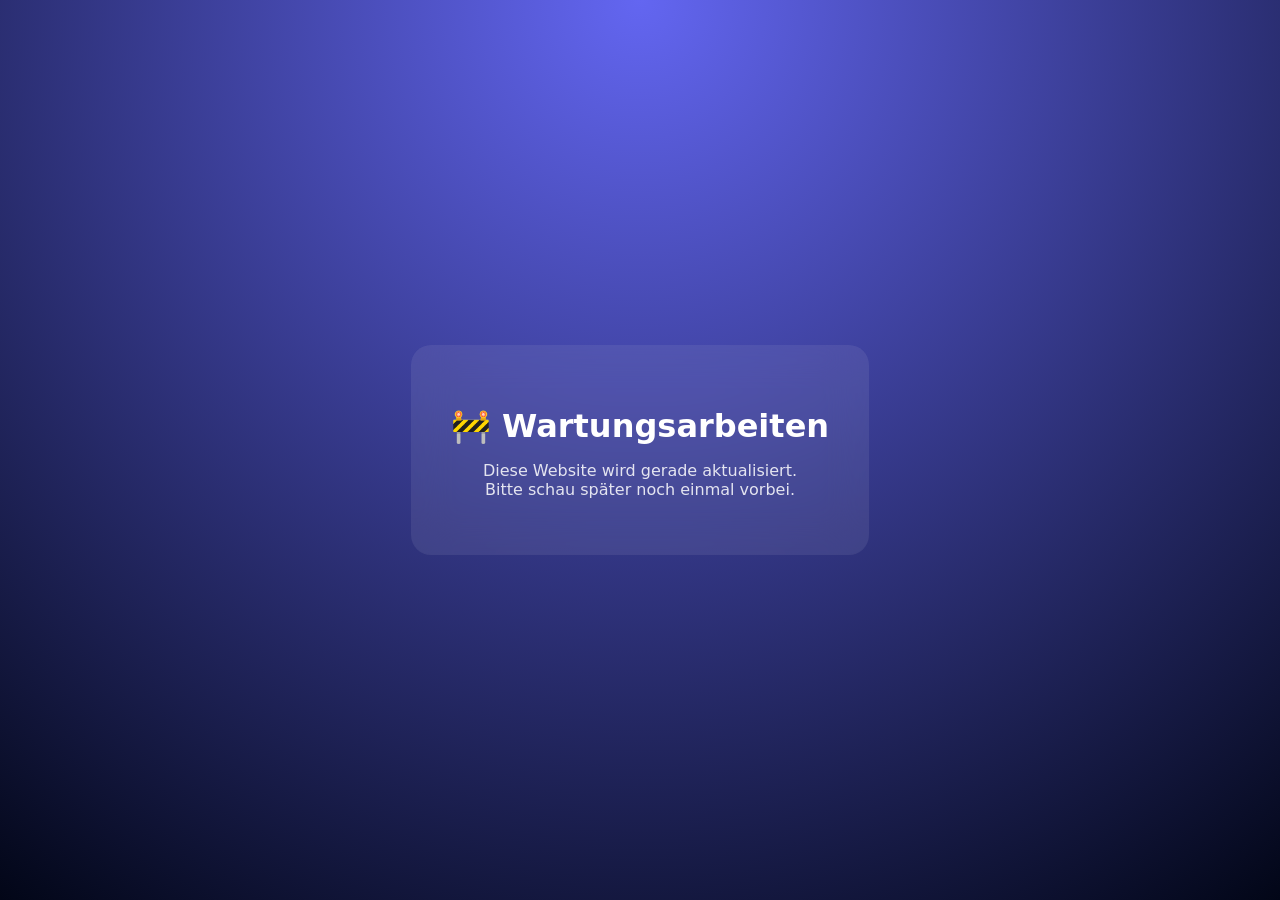
<file: impressum.html>
<!DOCTYPE html>
<html lang="de">
<head>
    <meta charset="UTF-8">
    <meta name="viewport" content="width=device-width, initial-scale=1.0">
    <title>Impressum | SasjaDesign Webdesign</title>

    <!-- Dark Mode sofort anwenden -->
<link rel="stylesheet" href="css/style.css">

    <script src="js/script.js" defer></script>
</head>
<body>
    <!-- ==================== ICON SPRITE (LOCAL) ==================== -->
    <svg xmlns="http://www.w3.org/2000/svg" style="position:absolute;width:0;height:0;overflow:hidden" aria-hidden="true" focusable="false">
      <symbol id="icon-arrow-right" viewBox="0 0 24 24"><path d="M5 12h12"/><path d="M13 6l6 6-6 6"/></symbol>
      <symbol id="icon-arrow-up" viewBox="0 0 24 24"><path d="M12 19V5"/><path d="M5 12l7-7 7 7"/></symbol>
      <symbol id="icon-bolt" viewBox="0 0 24 24"><path d="M13 2L3 14h7l-1 8 12-14h-7l-1-6z"/></symbol>
      <symbol id="icon-check" viewBox="0 0 24 24"><path d="M20 6L9 17l-5-5"/></symbol>
      <symbol id="icon-check-circle" viewBox="0 0 24 24"><circle cx="12" cy="12" r="10"/><path d="M16 8l-5.5 8L8 13.5"/></symbol>
      <symbol id="icon-chevron-down" viewBox="0 0 24 24"><path d="M6 9l6 6 6-6"/></symbol>
      <symbol id="icon-code" viewBox="0 0 24 24"><path d="M16 18l6-6-6-6"/><path d="M8 6l-6 6 6 6"/><path d="M14 4l-4 16"/></symbol>
      <symbol id="icon-comments" viewBox="0 0 24 24"><path d="M21 15a4 4 0 0 1-4 4H8l-5 3V7a4 4 0 0 1 4-4h10a4 4 0 0 1 4 4z"/></symbol>
      <symbol id="icon-envelope" viewBox="0 0 24 24"><path d="M4 4h16v16H4z"/><path d="M4 6l8 7 8-7"/></symbol>
      <symbol id="icon-external-link" viewBox="0 0 24 24"><path d="M14 3h7v7"/><path d="M10 14L21 3"/><path d="M21 14v7H3V3h7"/></symbol>
      <symbol id="icon-headset" viewBox="0 0 24 24"><path d="M4 12a8 8 0 0 1 16 0v6a3 3 0 0 1-3 3h-1"/><path d="M4 18v-6"/><path d="M4 18a3 3 0 0 0 3 3h1"/><path d="M6 15h2"/><path d="M16 15h2"/></symbol>
      <symbol id="icon-lock" viewBox="0 0 24 24"><rect x="5" y="11" width="14" height="10" rx="2"/><path d="M8 11V8a4 4 0 0 1 8 0v3"/></symbol>
      <symbol id="icon-map-pin" viewBox="0 0 24 24"><path d="M12 21s7-4.4 7-11a7 7 0 0 0-14 0c0 6.6 7 11 7 11z"/><circle cx="12" cy="10" r="2.5"/></symbol>
      <symbol id="icon-smartphone" viewBox="0 0 24 24"><rect x="7" y="2" width="10" height="20" rx="2"/><path d="M11 18h2"/></symbol>
      <symbol id="icon-palette" viewBox="0 0 24 24"><path d="M12 3a9 9 0 0 0 0 18h2a3 3 0 0 0 0-6h-1a2 2 0 0 1 0-4h4a4 4 0 0 0 0-8z"/><circle cx="7.5" cy="10" r="1"/><circle cx="9.5" cy="6.5" r="1"/><circle cx="14.5" cy="6.5" r="1"/><circle cx="16.5" cy="10" r="1"/></symbol>
      <symbol id="icon-send" viewBox="0 0 24 24"><path d="M22 2L11 13"/><path d="M22 2l-7 20-4-9-9-4z"/></symbol>
      <symbol id="icon-pen" viewBox="0 0 24 24"><path d="M12 20h9"/><path d="M16.5 3.5a2.1 2.1 0 0 1 3 3L7 19l-4 1 1-4z"/></symbol>
      <symbol id="icon-ruler" viewBox="0 0 24 24"><path d="M3 20l10-10 4 4L7 24z"/><path d="M14 3l7 7-11 11-7-7z"/><path d="M7 7l2 2"/><path d="M10 4l2 2"/><path d="M13 1l2 2"/></symbol>
      <symbol id="icon-phone" viewBox="0 0 24 24"><path d="M22 16.9v3a2 2 0 0 1-2.2 2A19.8 19.8 0 0 1 3 5.2 2 2 0 0 1 5 3h3a2 2 0 0 1 2 1.7c.1.8.3 1.6.6 2.3a2 2 0 0 1-.5 2.1L9.4 10.6a16 16 0 0 0 4 4l1.5-1.7a2 2 0 0 1 2.1-.5c.7.3 1.5.5 2.3.6A2 2 0 0 1 22 16.9z"/></symbol>
      <symbol id="icon-rocket" viewBox="0 0 24 24"><path d="M5 13l-2 8 8-2 10-10a4.2 4.2 0 0 0-6-6L5 13z"/><path d="M15 5l4 4"/><path d="M9 19l-4-4"/></symbol>
      <symbol id="icon-search" viewBox="0 0 24 24"><circle cx="11" cy="11" r="7"/><path d="M21 21l-4.3-4.3"/></symbol>
      <symbol id="icon-star" viewBox="0 0 24 24"><path d="M12 2l3 7 7 .6-5.3 4.6 1.6 7.2L12 18l-6.3 3.4 1.6-7.2L2 9.6 9 9z"/></symbol>
      <symbol id="icon-x" viewBox="0 0 24 24"><path d="M18 6L6 18"/><path d="M6 6l12 12"/></symbol>
    </svg>

    <a class="skip-link" href="#main">Zum Inhalt springen</a>


    <!-- ==================== PAGE LOADER ==================== -->
    <div class="page-loader" id="pageLoader">
        <div class="loader-spinner"></div>
    </div>

    <!-- ==================== NAVBAR ==================== -->
    <nav class="navbar" id="navbar">
        <div class="container nav-container">
            <a href="index.html" class="logo">
                <span class="logo-icon">&lt;/&gt;</span>
                <span class="logo-text">SasjaDesign<span class="logo-dot">.</span></span>
            </a>
            <div class="nav-actions">
                <a href="index.html#contact" class="btn btn-primary nav-cta">Kontakt</a>
            </div>
        </div>
    </nav>

    
    <main id="main">
<!-- ==================== IMPRESSUM ==================== -->
    <section class="legal-page">
        <div class="container" style="max-width: 800px;">
            <a href="index.html" class="back-link">
                <svg class="icon" aria-hidden="true" focusable="false"><use href="#icon-dot"></use></svg> Zurück zur Startseite
            </a>

            <h1>Impressum</h1>

            <h2>Angaben gemäß § 5 TMG</h2>
            <p>
                Wasilij Sasjadiwko<br>
                Löbauer Str. 26<br>
                02736 Oppach
            </p>

            <h2>Kontakt</h2>
            <p>
                Telefon: +49 151 5416 8773<br>
                E-Mail: <a href="mailto:sasjadesign@gmail.com">sasjadesign@gmail.com</a>
            </p>

            <h2>Verantwortlich für den Inhalt nach § 18 Abs. 2 MStV</h2>
            <p>
                Wasilij Sasjadiwko<br>
                Löbauer Str. 26<br>
                02736 Oppach
            </p>

            <h2>Streitschlichtung</h2>
            <p>
                Die Europäische Kommission stellt eine Plattform zur Online-Streitbeilegung (OS) bereit:
                <a href="https://ec.europa.eu/consumers/odr" target="_blank" rel="noopener">https://ec.europa.eu/consumers/odr</a>.
            </p>
            <p>
                Wir sind nicht bereit oder verpflichtet, an Streitbeilegungsverfahren vor einer
                Verbraucherschlichtungsstelle teilzunehmen.
            </p>

            <h2>Haftung für Inhalte</h2>
            <p>
                Als Diensteanbieter sind wir gemäß § 7 Abs.1 TMG für eigene Inhalte auf diesen Seiten nach den
                allgemeinen Gesetzen verantwortlich. Nach §§ 8 bis 10 TMG sind wir als Diensteanbieter jedoch nicht
                verpflichtet, übermittelte oder gespeicherte fremde Informationen zu überwachen oder nach Umständen
                zu forschen, die auf eine rechtswidrige Tätigkeit hinweisen.
            </p>

            <h2>Haftung für Links</h2>
            <p>
                Unser Angebot enthält Links zu externen Websites Dritter, auf deren Inhalte wir keinen Einfluss haben.
                Deshalb können wir für diese fremden Inhalte auch keine Gewähr übernehmen. Für die Inhalte der
                verlinkten Seiten ist stets der jeweilige Anbieter oder Betreiber der Seiten verantwortlich.
            </p>
        </div>
    </section>

     <!-- ==================== FOOTER ==================== -->
    </main>

    <footer class="footer">
        <div class="container">
            <div class="footer-grid">
                <div class="footer-brand">
                    <a href="#hero" class="logo">
                        <span class="logo-icon">&lt;/&gt;</span>
                        <span class="logo-text">SasjaDesign<span class="logo-dot">.</span></span>
                    </a>
                    <p>Professionelles Webdesign für lokale Unternehmen.<br> Damit du online gefunden wirst.</p>
                </div>
                
                <div class="footer-links-col">
                    <h4>Kontakt</h4>
                    <ul>
                        <li><a href="mailto:sasjadesign@gmail.com">sasjadesign@gmail.com</a></li>
                       <li><a href="tel:+4915123456789">+49 151 5416 8773</a></li>
                       
                        <li><span>Oppach, DE</span></li>
                    </ul>
                </div>
              <div class="footer-links-col">
    <h4>Rechtliches</h4>
    <ul>
        <li><a href="datenschutz.html">Datenschutz</a></li>
        <li><a href="#" class="reopen-cookie-settings">Cookie-Einstellungen</a></li>
    </ul>
</div>
        </div>
            <div class="footer-bottom">
                <p>&copy; <span id="currentYear"></span> SasjaDesign. Alle Rechte vorbehalten.</p>
            </div>
        </div>
    </footer>

    <!-- ==================== FIXED BUTTONS ==================== -->
    <button id="theme-toggle" aria-label="Dark Mode umschalten">🌙</button>

   <!-- Cookie Consent -->
<div class="cc-overlay" id="ccOverlay" aria-hidden="true">
  <div class="cc-modal" role="dialog" aria-modal="true" aria-labelledby="ccTitle" aria-describedby="ccDesc">
    <div class="cc-header">
      <div class="cc-icon" aria-hidden="true">🍪</div>
      <div>
        <h3 id="ccTitle">Wir respektieren deine Privatsphäre</h3>
        <p id="ccDesc">
          Wir nutzen notwendige Cookies für grundlegende Funktionen. Optionale Cookies helfen uns, die Website zu verbessern
          (z.B. Analytics) und externe Inhalte zu laden.
        </p>
      </div>
    </div>

    <button class="cc-toggle" id="ccToggle" type="button" aria-expanded="false" aria-controls="ccDetails">
      <span>Einstellungen</span>
      <span class="cc-chevron" aria-hidden="true">▾</span>
    </button>

    <div class="cc-details" id="ccDetails" hidden>
      <div class="cc-row">
        <div class="cc-row-text">
          <h4>Notwendige Cookies</h4>
          <p>Erforderlich für Grundfunktionen (z.B. Dark Mode, Cookie-Auswahl).</p>
        </div>
        <label class="cc-switch cc-switch--disabled" title="Kann nicht deaktiviert werden">
          <input type="checkbox" checked disabled />
          <span class="cc-slider"></span>
        </label>
      </div>

      <div class="cc-row">
        <div class="cc-row-text">
          <h4>Analytics</h4>
          <p>Hilft uns zu verstehen, wie die Website genutzt wird.</p>
        </div>
        <label class="cc-switch">
          <input id="ccAnalytics" type="checkbox" />
          <span class="cc-slider"></span>
        </label>
      </div>

      <div class="cc-row">
        <div class="cc-row-text">
          <h4>Externe Medien</h4>
          <p>Erlaubt externe Inhalte (z.B. YouTube, Google Maps, Fonts).</p>
        </div>
        <label class="cc-switch">
          <input id="ccExternal" type="checkbox" />
          <span class="cc-slider"></span>
        </label>
      </div>
    </div>

    <div class="cc-actions">
      <button class="cc-btn cc-btn--ghost" id="ccReject" type="button">Nur notwendige</button>
      <button class="cc-btn cc-btn--ghost" id="ccSave" type="button" style="display:none;">Auswahl speichern</button>
      <button class="cc-btn cc-btn--primary" id="ccAccept" type="button">Alle akzeptieren</button>
    </div>

    <div class="cc-links">
      <a href="datenschutz.html">Datenschutz</a>
      <span aria-hidden="true">•</span>
      <a href="impressum.html">Impressum</a>
      <span aria-hidden="true">•</span>
      <a href="#" class="cc-reopen" id="ccReopen">Cookie-Einstellungen</a>
    </div>
  </div>
</div>
</body>
</html>
</file>
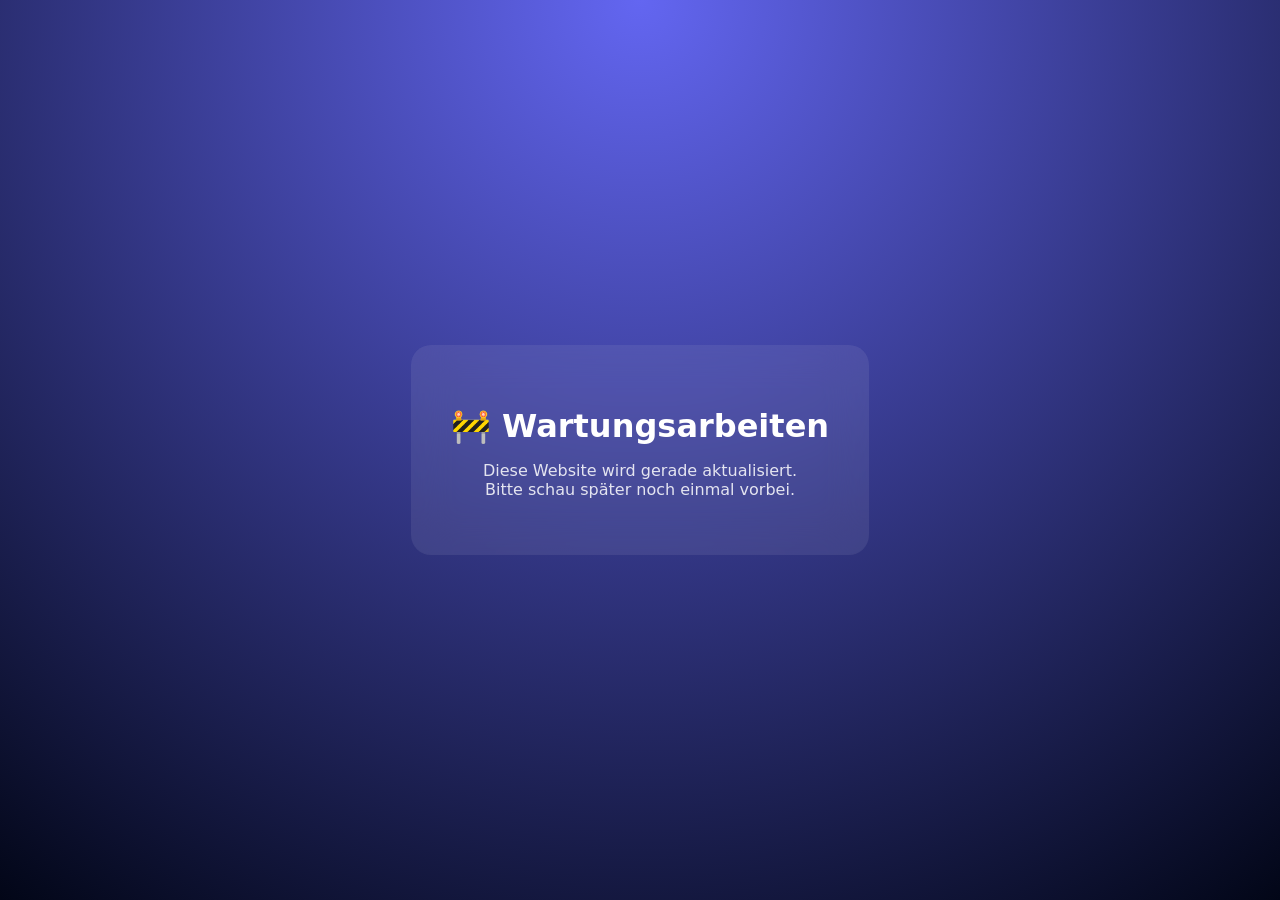
<file: maintenance.html>
<!DOCTYPE html>
<html lang="de">
<head>
  <meta charset="UTF-8">
  <title>Wartungsarbeiten</title>
  <meta name="viewport" content="width=device-width, initial-scale=1.0">
  <style>
    body {
      margin: 0;
      min-height: 100vh;
      display: flex;
      align-items: center;
      justify-content: center;
      background: radial-gradient(circle at top, #6366f1, #020617);
      font-family: system-ui, sans-serif;
      color: white;
      text-align: center;
    }
    .box {
      max-width: 420px;
      padding: 40px;
      background: rgba(255,255,255,0.08);
      border-radius: 20px;
      backdrop-filter: blur(20px);
    }
    h1 { margin-bottom: 12px; }
    p { opacity: 0.85; }
  </style>
</head>
<body>
  <div class="box">
    <h1>🚧 Wartungsarbeiten</h1>
    <p>Diese Website wird gerade aktualisiert.<br>
    Bitte schau später noch einmal vorbei.</p>
  </div>
  <script>
(async () => {
  try {
    // Wenn maintenance.on NICHT mehr existiert .-> zurück zur Website
    const res = await fetch('/maintenance.on', { cache: 'no-store' });
    if (!res.ok) window.location.replace('/');
  } catch (e) {}
})();
</script>
</body>
</html>
</file>
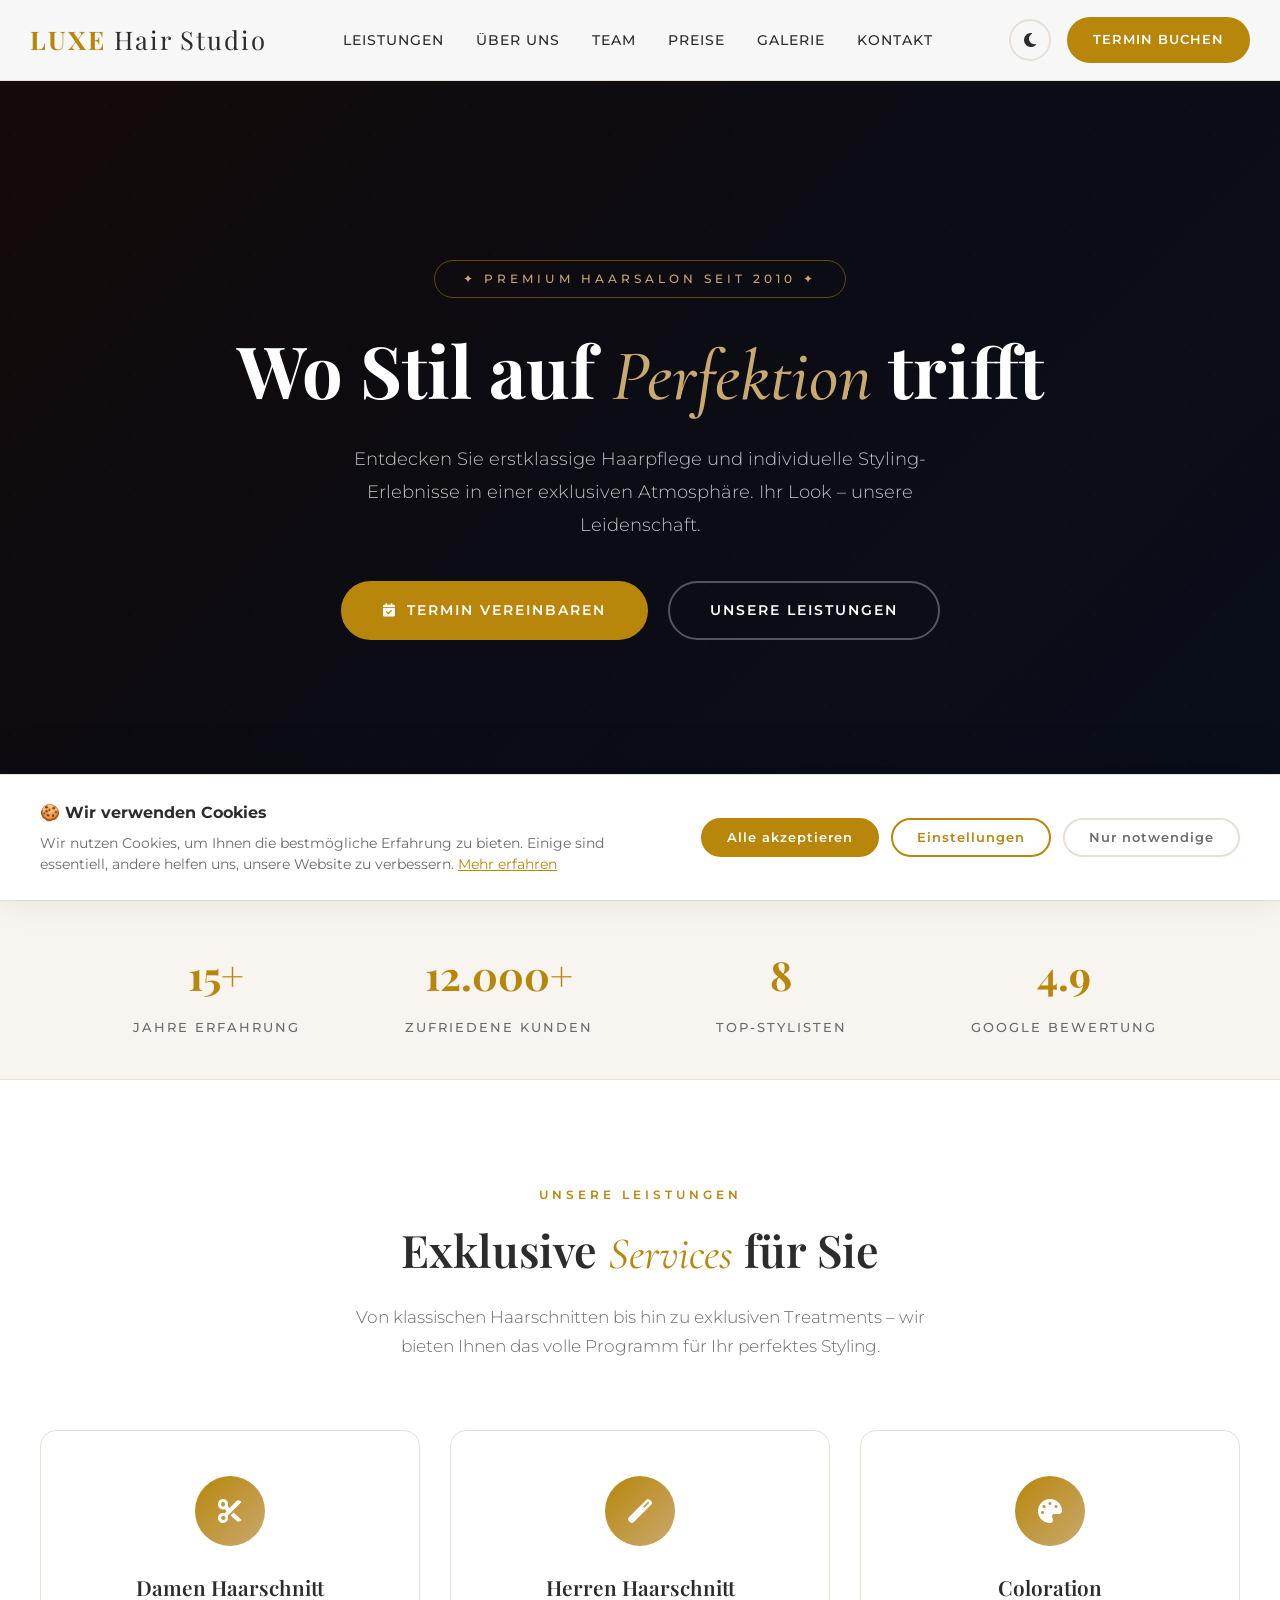
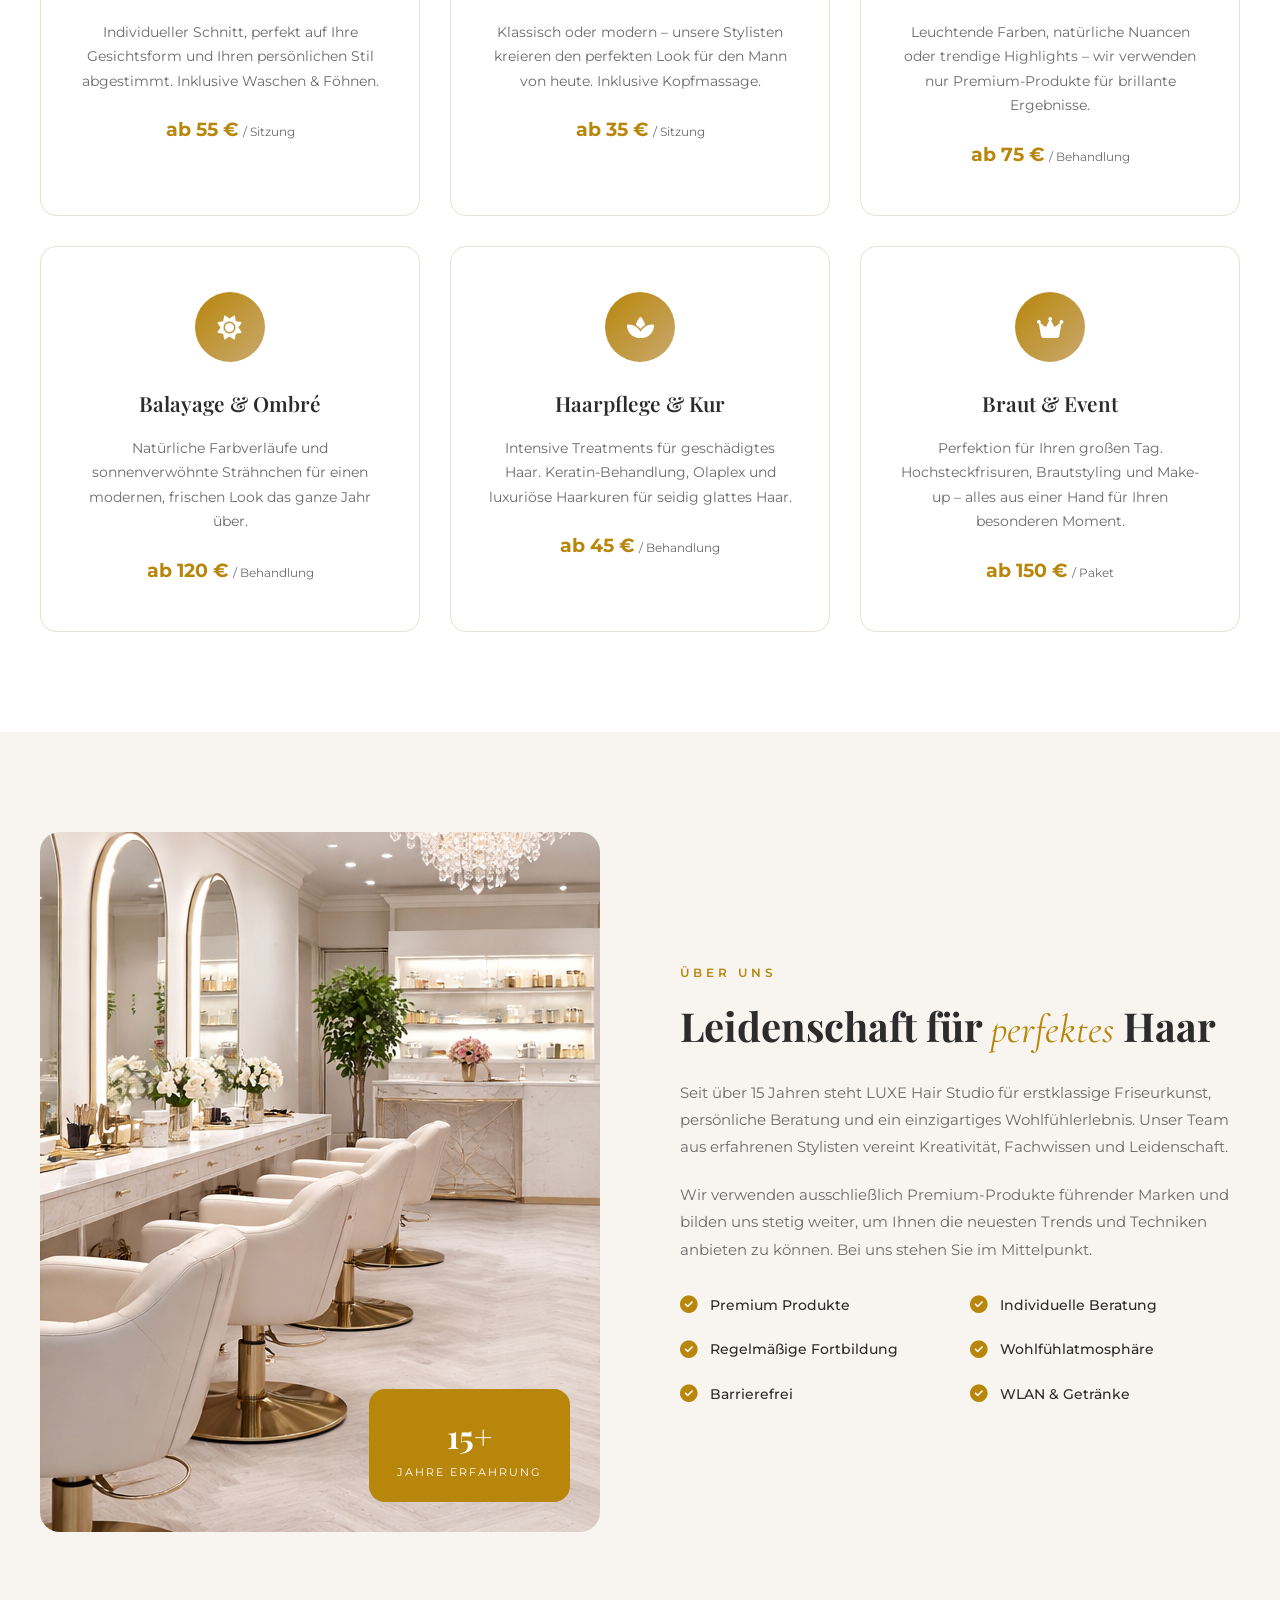
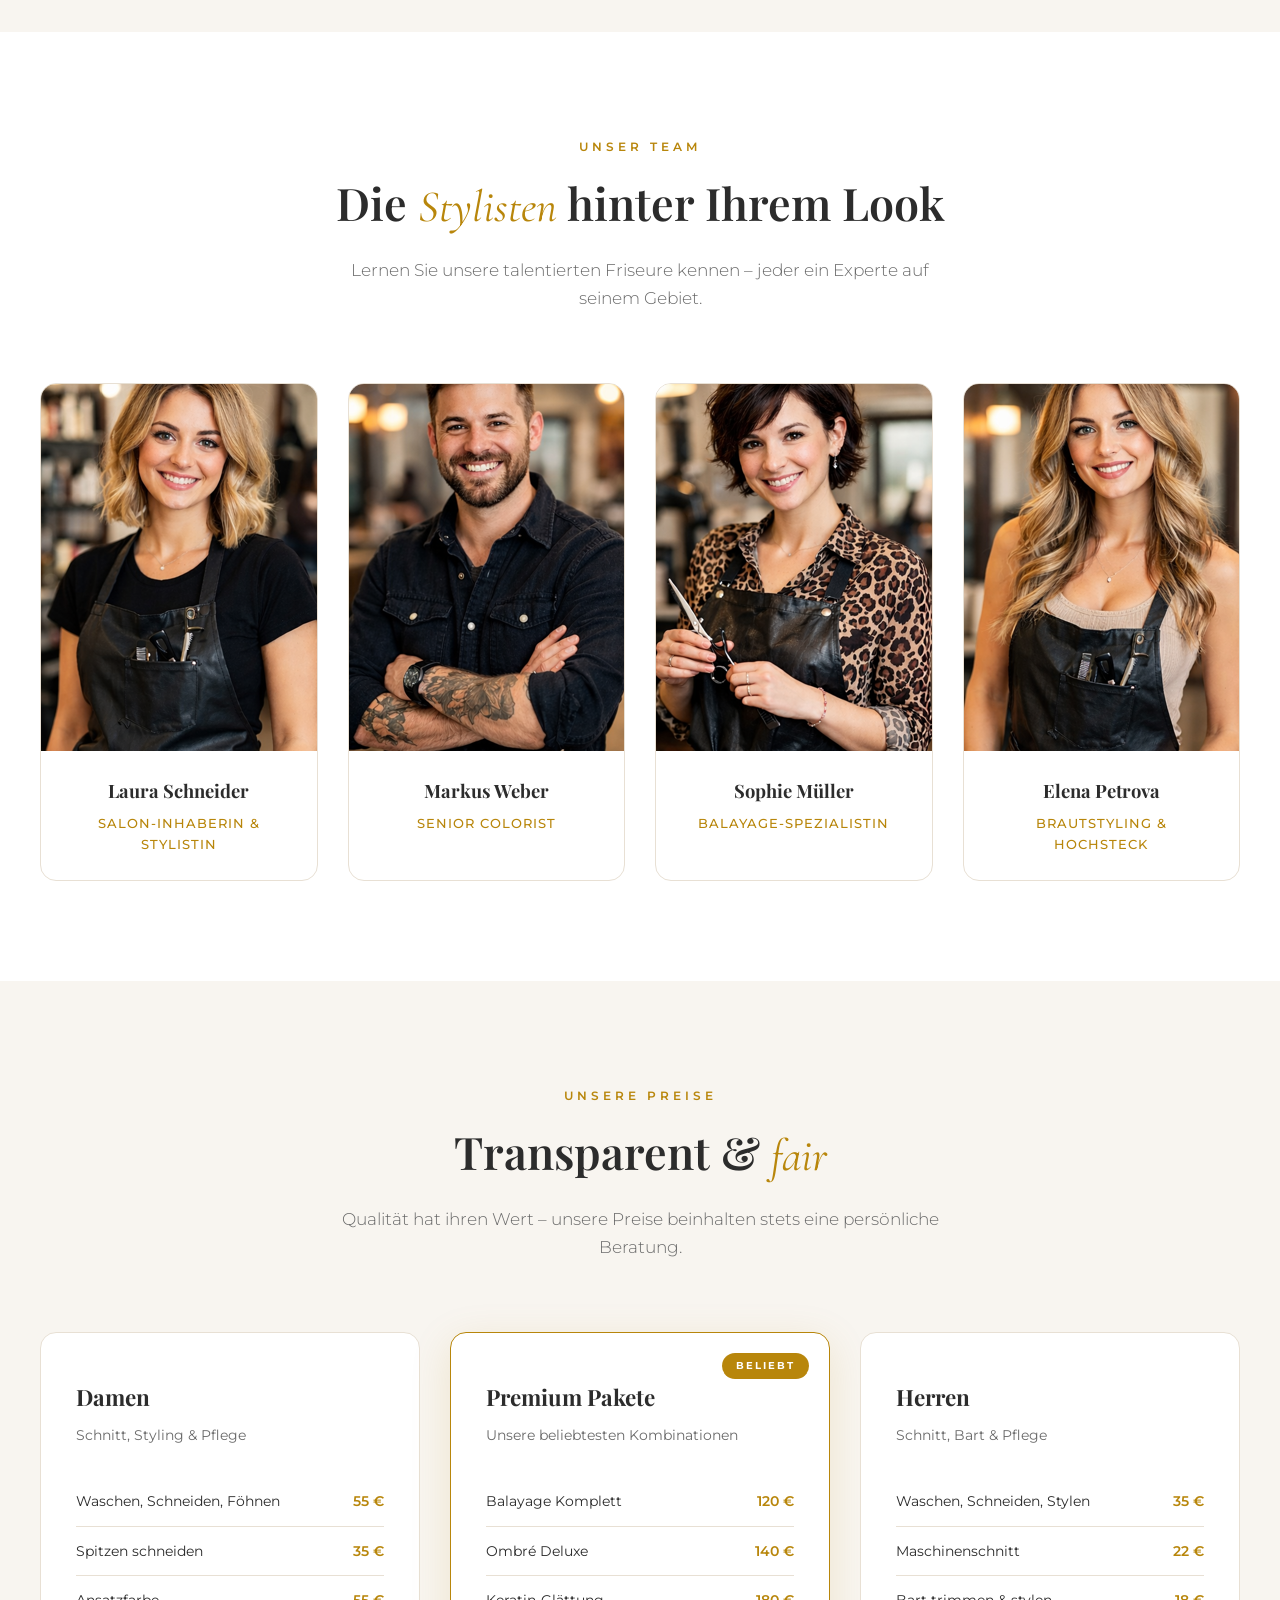
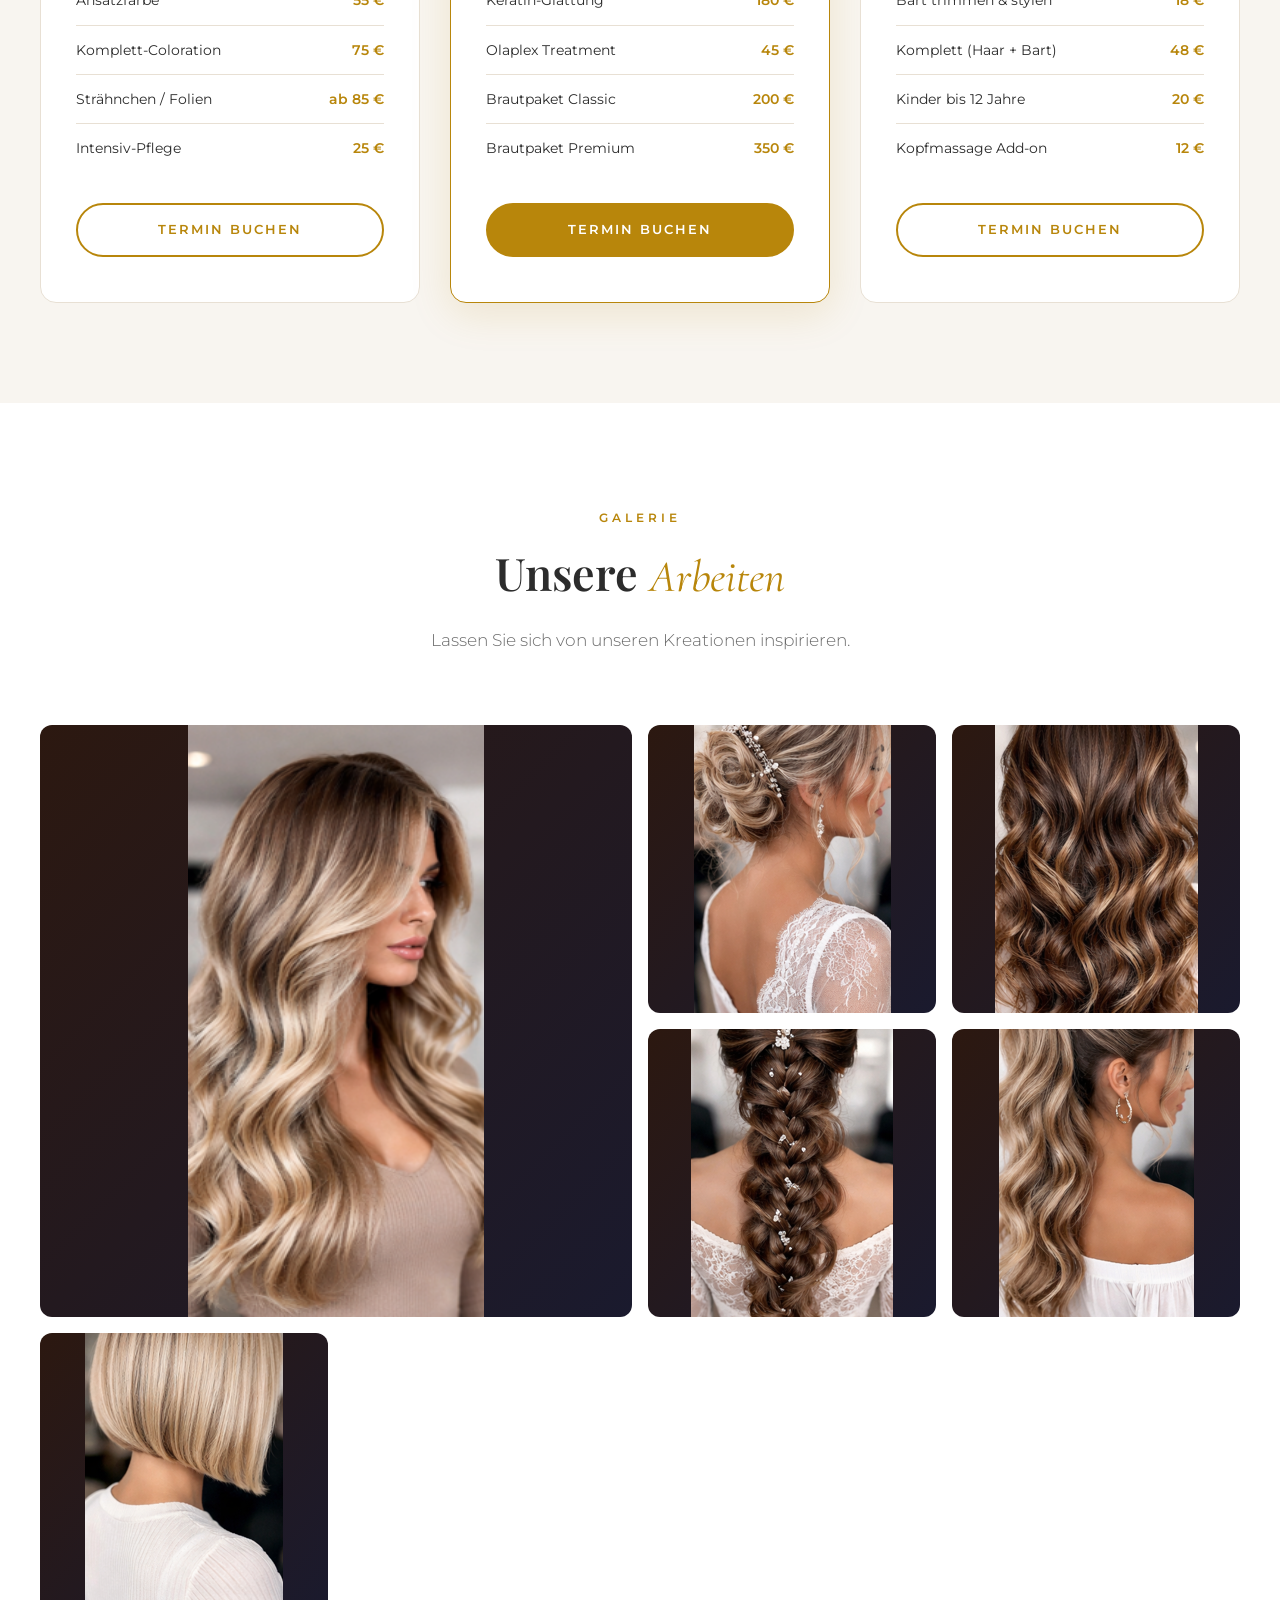
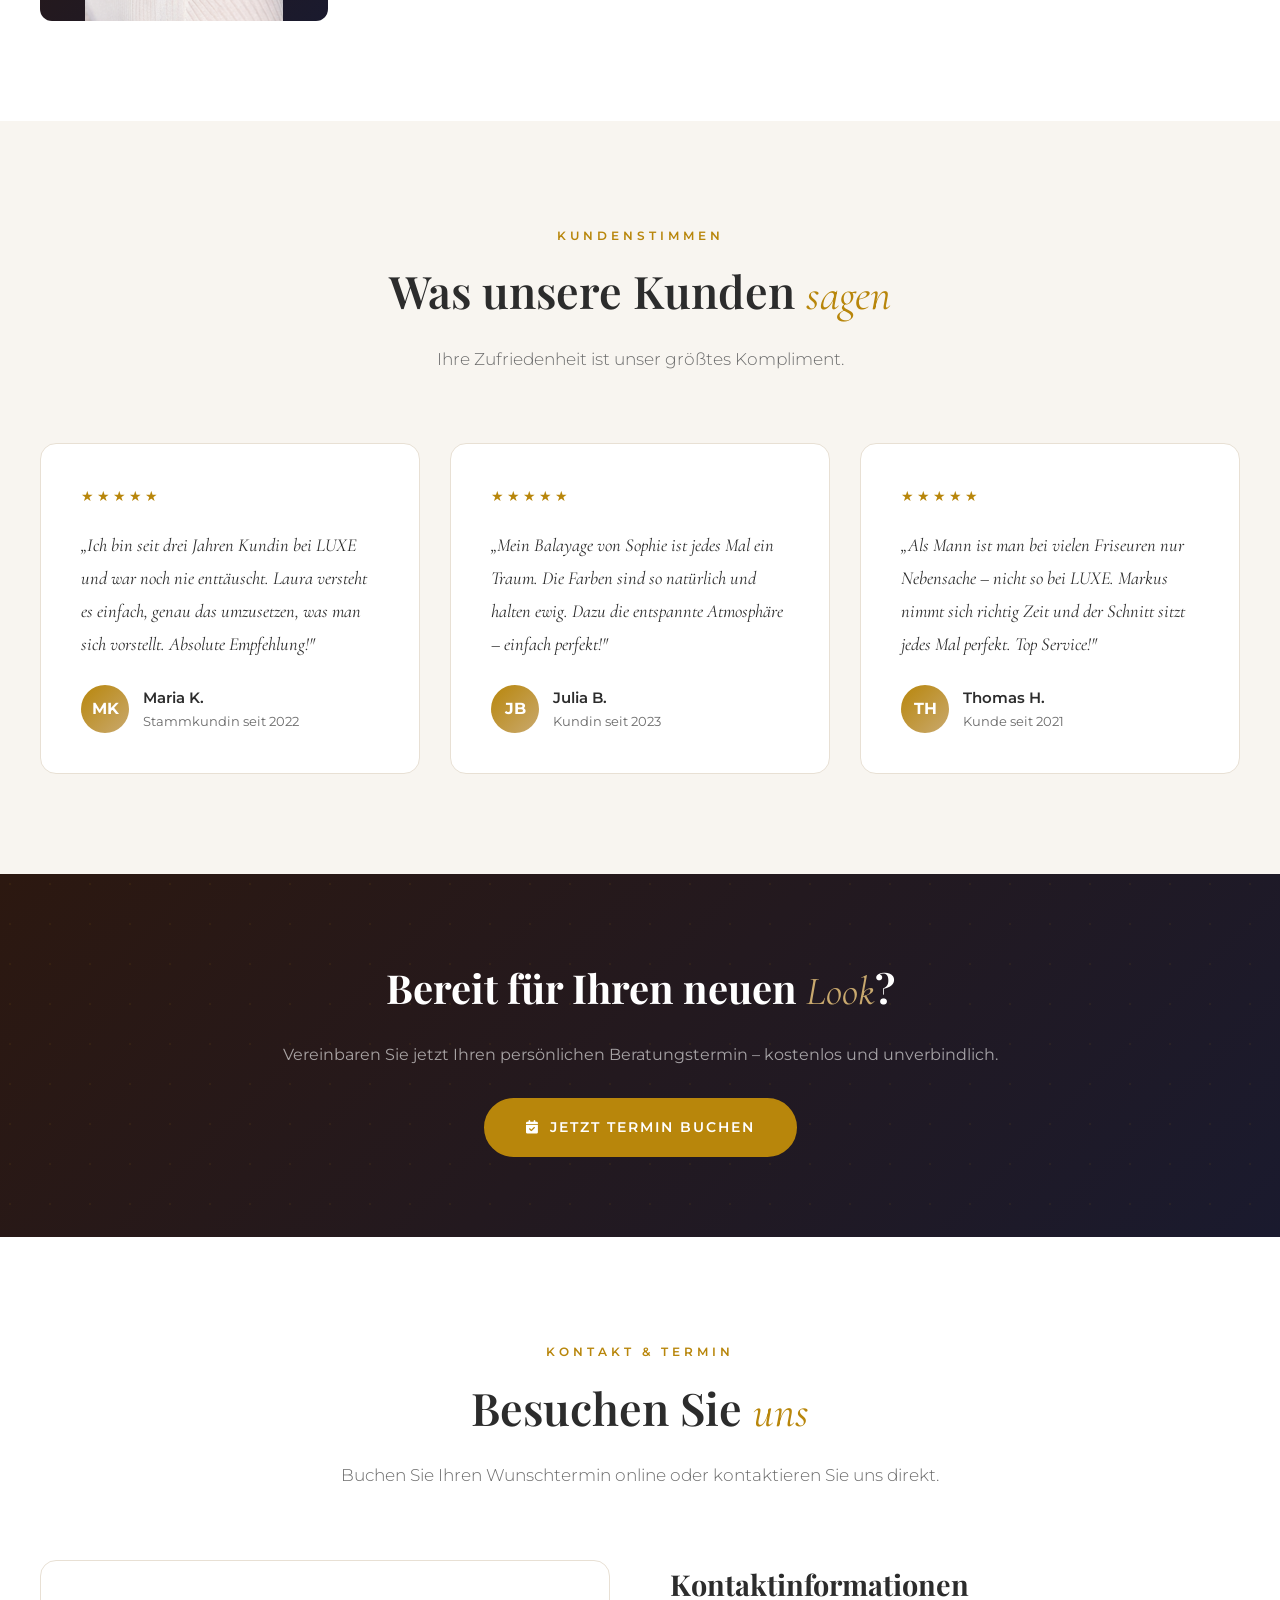
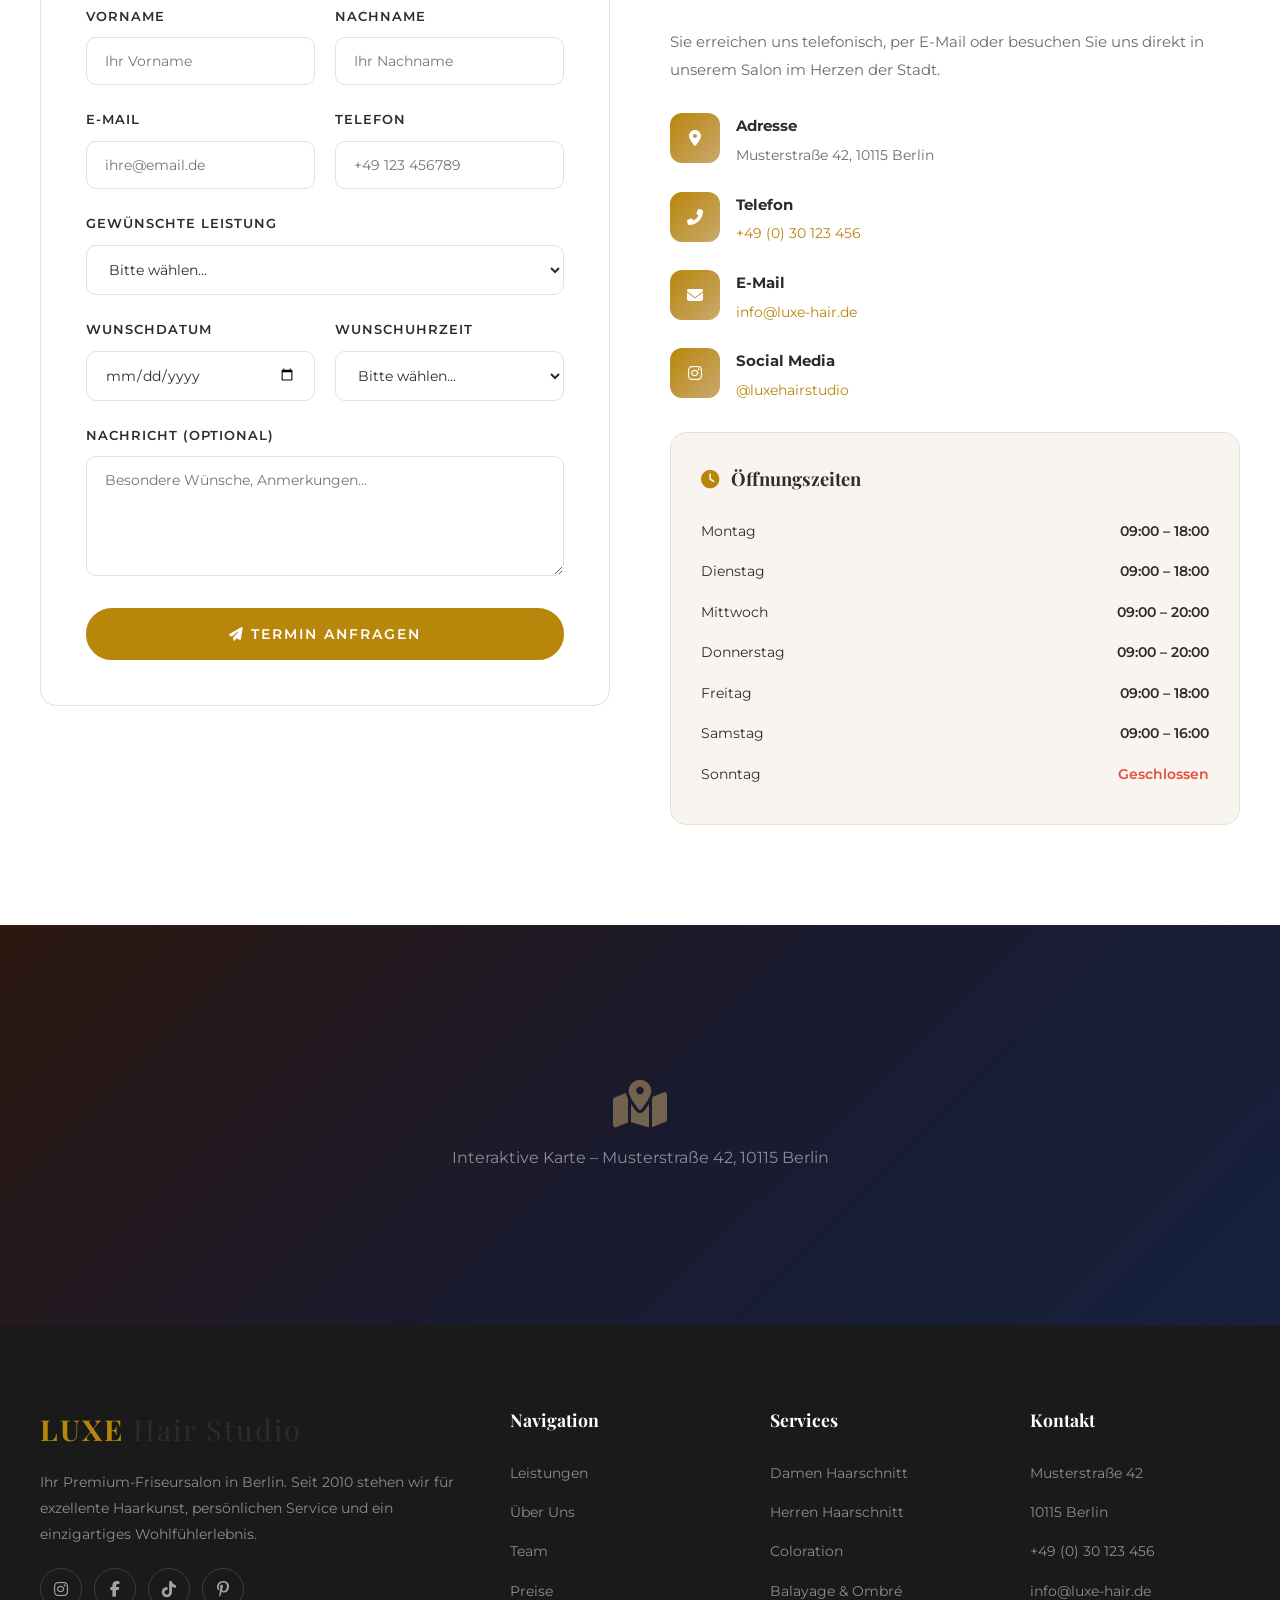
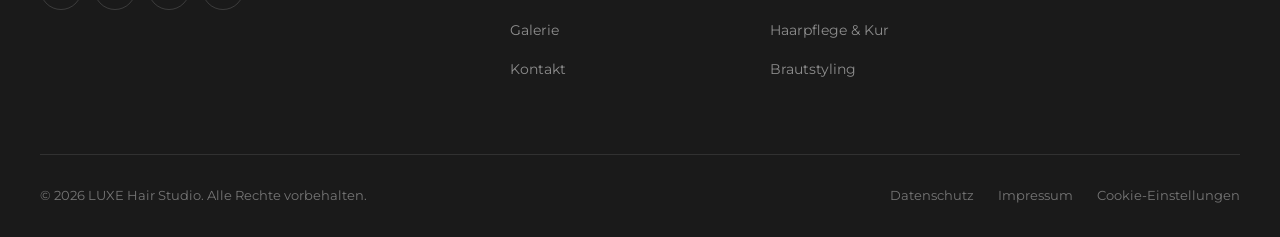
<file: Demos/Friseur.html>
<!DOCTYPE html>
<html lang="de">
<head>
    <meta charset="UTF-8">
    <meta name="viewport" content="width=device-width, initial-scale=1.0">
    <title>LUXE Hair Studio – Ihr Premium Friseursalon</title>
    <link href="https://fonts.googleapis.com/css2?family=Playfair+Display:ital,wght@0,400;0,500;0,600;0,700;1,400;1,500&family=Montserrat:wght@300;400;500;600;700&family=Cormorant+Garamond:ital,wght@0,400;0,500;0,600;1,400;1,500&display=swap" rel="stylesheet">
    <link rel="stylesheet" href="https://cdnjs.cloudflare.com/ajax/libs/font-awesome/6.5.1/css/all.min.css">
    <style>
        :root {
            --primary: #b8860b;
            --primary-light: #d4a843;
            --primary-dark: #8b6508;
            --accent: #c9a96e;
            --bg: #ffffff;
            --bg-alt: #f8f5f0;
            --bg-dark: #1a1a1a;
            --text: #2c2c2c;
            --text-light: #6b6b6b;
            --text-inverse: #f5f5f5;
            --card-bg: #ffffff;
            --card-shadow: rgba(0,0,0,0.08);
            --border: #e8e0d4;
            --nav-bg: rgba(255,255,255,0.97);
            --hero-overlay: rgba(0,0,0,0.55);
            --footer-bg: #1a1a1a;
            --footer-text: #cccccc;
            --transition: 0.3s ease;
            --transition-slow: 0.6s ease;
        }

        [data-theme="dark"] {
            --bg: #111111;
            --bg-alt: #1a1a1a;
            --bg-dark: #0a0a0a;
            --text: #e8e8e8;
            --text-light: #a0a0a0;
            --card-bg: #1e1e1e;
            --card-shadow: rgba(0,0,0,0.3);
            --border: #333333;
            --nav-bg: rgba(17,17,17,0.97);
            --hero-overlay: rgba(0,0,0,0.7);
            --footer-bg: #0a0a0a;
        }

        * { margin: 0; padding: 0; box-sizing: border-box; }

        html { scroll-behavior: smooth; scroll-padding-top: 80px; }

        body {
            font-family: 'Montserrat', sans-serif;
            background: var(--bg);
            color: var(--text);
            transition: background var(--transition), color var(--transition);
            overflow-x: hidden;
            line-height: 1.7;
        }

        /* ============ SCROLLBAR ============ */
        ::-webkit-scrollbar { width: 8px; }
        ::-webkit-scrollbar-track { background: var(--bg-alt); }
        ::-webkit-scrollbar-thumb { background: var(--primary); border-radius: 4px; }
        ::-webkit-scrollbar-thumb:hover { background: var(--primary-dark); }

        /* ============ NAVIGATION ============ */
        .navbar {
            position: fixed; top: 0; left: 0; width: 100%; z-index: 1000;
            background: var(--nav-bg);
            backdrop-filter: blur(20px);
            -webkit-backdrop-filter: blur(20px);
            border-bottom: 1px solid var(--border);
            transition: all var(--transition);
        }
        .navbar.scrolled { box-shadow: 0 2px 30px rgba(0,0,0,0.1); }
        .nav-container {
            max-width: 1300px; margin: 0 auto;
            display: flex; align-items: center; justify-content: space-between;
            padding: 0 30px; height: 80px;
        }
        .nav-logo {
            font-family: 'Playfair Display', serif;
            font-size: 1.6rem; font-weight: 700; color: var(--primary);
            text-decoration: none; letter-spacing: 2px;
        }
        .nav-logo span { color: var(--text); font-weight: 400; }
        .nav-links { display: flex; align-items: center; gap: 32px; list-style: none; }
        .nav-links a {
            text-decoration: none; color: var(--text); font-size: 0.85rem;
            font-weight: 500; letter-spacing: 1px; text-transform: uppercase;
            position: relative; transition: color var(--transition);
        }
        .nav-links a::after {
            content: ''; position: absolute; bottom: -4px; left: 0;
            width: 0; height: 2px; background: var(--primary);
            transition: width var(--transition);
        }
        .nav-links a:hover { color: var(--primary); }
        .nav-links a:hover::after { width: 100%; }

        .nav-actions { display: flex; align-items: center; gap: 16px; }

        .theme-toggle {
            background: none; border: 2px solid var(--border);
            color: var(--text); width: 42px; height: 42px;
            border-radius: 50%; cursor: pointer; font-size: 1rem;
            display: flex; align-items: center; justify-content: center;
            transition: all var(--transition);
        }
        .theme-toggle:hover { border-color: var(--primary); color: var(--primary); transform: rotate(15deg); }

        .nav-cta {
            background: var(--primary); color: #fff;
            padding: 10px 24px; border-radius: 50px;
            text-decoration: none; font-size: 0.8rem;
            font-weight: 600; letter-spacing: 1px; text-transform: uppercase;
            transition: all var(--transition); border: 2px solid var(--primary);
        }
        .nav-cta:hover { background: transparent; color: var(--primary); }

        .hamburger {
            display: none; flex-direction: column; gap: 5px;
            background: none; border: none; cursor: pointer; padding: 5px;
        }
        .hamburger span {
            width: 28px; height: 2px; background: var(--text);
            transition: all var(--transition); display: block;
        }
        .hamburger.active span:nth-child(1) { transform: rotate(45deg) translate(5px, 5px); }
        .hamburger.active span:nth-child(2) { opacity: 0; }
        .hamburger.active span:nth-child(3) { transform: rotate(-45deg) translate(5px, -5px); }

        .mobile-menu {
            display: none; position: fixed; top: 80px; left: 0;
            width: 100%; background: var(--nav-bg);
            backdrop-filter: blur(20px); border-bottom: 1px solid var(--border);
            padding: 30px; z-index: 999;
            flex-direction: column; gap: 20px;
            transform: translateY(-100%); opacity: 0;
            transition: all 0.4s ease;
        }
        .mobile-menu.active { transform: translateY(0); opacity: 1; }
        .mobile-menu a {
            text-decoration: none; color: var(--text); font-size: 1rem;
            font-weight: 500; letter-spacing: 1px; text-transform: uppercase;
            padding: 10px 0; border-bottom: 1px solid var(--border);
            display: block; transition: color var(--transition);
        }
        .mobile-menu a:hover { color: var(--primary); }

        /* ============ HERO ============ */
        .hero {
            position: relative; height: 100vh; min-height: 700px;
            display: flex; align-items: center; justify-content: center;
            overflow: hidden;
        }
        .hero-bg {
            position: absolute; top: 0; left: 0; width: 100%; height: 100%;
            background: linear-gradient(135deg, #2c1810 0%, #1a1a2e 50%, #16213e 100%);
        }
        .hero-pattern {
            position: absolute; top: 0; left: 0; width: 100%; height: 100%;
            opacity: 0.08;
            background-image: radial-gradient(circle at 25% 25%, var(--primary) 1px, transparent 1px),
                              radial-gradient(circle at 75% 75%, var(--primary) 1px, transparent 1px);
            background-size: 60px 60px;
        }
        .hero-overlay {
            position: absolute; top: 0; left: 0; width: 100%; height: 100%;
            background: var(--hero-overlay);
        }
        .hero-content {
            position: relative; z-index: 2; text-align: center;
            padding: 0 30px; max-width: 900px;
        }
        .hero-badge {
            display: inline-block; padding: 8px 28px;
            border: 1px solid rgba(184,134,11,0.5);
            color: var(--accent); font-size: 0.75rem;
            letter-spacing: 4px; text-transform: uppercase;
            margin-bottom: 30px; border-radius: 50px;
            font-weight: 500;
            animation: fadeInDown 1s ease 0.3s both;
        }
        .hero h1 {
            font-family: 'Playfair Display', serif;
            font-size: 4.5rem; font-weight: 700;
            color: #fff; line-height: 1.15;
            margin-bottom: 24px;
            animation: fadeInUp 1s ease 0.5s both;
        }
        .hero h1 em {
            font-style: italic; color: var(--accent);
            font-family: 'Cormorant Garamond', serif;
            font-weight: 500;
        }
        .hero p {
            font-size: 1.15rem; color: rgba(255,255,255,0.75);
            max-width: 600px; margin: 0 auto 40px;
            font-weight: 300; line-height: 1.8;
            animation: fadeInUp 1s ease 0.7s both;
        }
        .hero-buttons {
            display: flex; gap: 20px; justify-content: center;
            flex-wrap: wrap;
            animation: fadeInUp 1s ease 0.9s both;
        }
        .btn-primary {
            background: var(--primary); color: #fff;
            padding: 16px 40px; border-radius: 50px;
            text-decoration: none; font-size: 0.85rem;
            font-weight: 600; letter-spacing: 2px;
            text-transform: uppercase; border: 2px solid var(--primary);
            transition: all var(--transition); display: inline-flex;
            align-items: center; gap: 10px;
        }
        .btn-primary:hover { background: transparent; color: var(--accent); transform: translateY(-2px); }
        .btn-secondary {
            background: transparent; color: #fff;
            padding: 16px 40px; border-radius: 50px;
            text-decoration: none; font-size: 0.85rem;
            font-weight: 600; letter-spacing: 2px;
            text-transform: uppercase; border: 2px solid rgba(255,255,255,0.3);
            transition: all var(--transition);
        }
        .btn-secondary:hover { border-color: var(--accent); color: var(--accent); transform: translateY(-2px); }

        .hero-scroll {
            position: absolute; bottom: 40px; left: 50%;
            transform: translateX(-50%); z-index: 2;
            color: rgba(255,255,255,0.5); text-align: center;
            animation: bounce 2s infinite;
        }
        .hero-scroll i { font-size: 1.5rem; }

        /* ============ SECTION COMMON ============ */
        .section {
            padding: 100px 30px;
        }
        .section-alt { background: var(--bg-alt); }
        .container { max-width: 1200px; margin: 0 auto; }
        .section-header { text-align: center; margin-bottom: 70px; }
        .section-label {
            display: inline-block; color: var(--primary);
            font-size: 0.75rem; font-weight: 600;
            letter-spacing: 4px; text-transform: uppercase;
            margin-bottom: 16px;
        }
        .section-title {
            font-family: 'Playfair Display', serif;
            font-size: 2.8rem; font-weight: 600;
            line-height: 1.3; margin-bottom: 20px;
        }
        .section-title em {
            font-family: 'Cormorant Garamond', serif;
            font-style: italic; color: var(--primary);
            font-weight: 400;
        }
        .section-desc {
            color: var(--text-light); font-size: 1.05rem;
            max-width: 600px; margin: 0 auto; font-weight: 300;
        }

        /* ============ STATS BAR ============ */
        .stats-bar {
            background: var(--bg-alt);
            border-top: 1px solid var(--border);
            border-bottom: 1px solid var(--border);
            padding: 40px 30px;
        }
        .stats-grid {
            max-width: 1100px; margin: 0 auto;
            display: grid; grid-template-columns: repeat(4, 1fr);
            gap: 30px; text-align: center;
        }
        .stat-item h3 {
            font-family: 'Playfair Display', serif;
            font-size: 2.5rem; color: var(--primary);
            font-weight: 700; margin-bottom: 8px;
        }
        .stat-item p {
            font-size: 0.8rem; color: var(--text-light);
            text-transform: uppercase; letter-spacing: 2px; font-weight: 500;
        }

        /* ============ SERVICES ============ */
        .services-grid {
            display: grid; grid-template-columns: repeat(3, 1fr);
            gap: 30px;
        }
        .service-card {
            background: var(--card-bg);
            border: 1px solid var(--border);
            border-radius: 16px;
            padding: 45px 35px;
            text-align: center;
            transition: all var(--transition);
            position: relative; overflow: hidden;
        }
        .service-card::before {
            content: ''; position: absolute; top: 0; left: 0;
            width: 100%; height: 3px;
            background: linear-gradient(90deg, var(--primary), var(--accent));
            transform: scaleX(0); transition: transform var(--transition);
        }
        .service-card:hover { transform: translateY(-8px); box-shadow: 0 20px 50px var(--card-shadow); }
        .service-card:hover::before { transform: scaleX(1); }
        .service-icon {
            width: 70px; height: 70px; margin: 0 auto 24px;
            background: linear-gradient(135deg, var(--primary), var(--accent));
            border-radius: 50%; display: flex;
            align-items: center; justify-content: center;
            font-size: 1.5rem; color: #fff;
        }
        .service-card h3 {
            font-family: 'Playfair Display', serif;
            font-size: 1.3rem; margin-bottom: 14px; font-weight: 600;
        }
        .service-card p {
            color: var(--text-light); font-size: 0.9rem;
            line-height: 1.7; margin-bottom: 20px;
        }
        .service-price {
            font-size: 1.2rem; font-weight: 700;
            color: var(--primary);
        }
        .service-price small {
            font-size: 0.75rem; font-weight: 400;
            color: var(--text-light);
        }

        /* ============ ABOUT ============ */
        .about-grid {
            display: grid; grid-template-columns: 1fr 1fr;
            gap: 80px; align-items: center;
        }
        .about-image {
            position: relative; border-radius: 20px; overflow: hidden;
            aspect-ratio: 4/5;
            background: linear-gradient(135deg, #2c1810, #1a1a2e);
        }
        .about-image-inner {
            width: 100%; height: 100%;
            display: flex; align-items: center; justify-content: center;
            flex-direction: column; gap: 20px; padding: 40px;
        }
        .about-image-icon { font-size: 5rem; color: var(--accent); opacity: 0.7; }
        .about-image-text {
            color: rgba(255,255,255,0.5); font-family: 'Playfair Display', serif;
            font-size: 1.4rem; font-style: italic;
        }
        .about-badge {
            position: absolute; bottom: 30px; right: 30px;
            background: var(--primary); color: #fff;
            padding: 20px 28px; border-radius: 16px;
            text-align: center;
        }
        .about-badge h4 { font-family: 'Playfair Display', serif; font-size: 2rem; }
        .about-badge p { font-size: 0.7rem; text-transform: uppercase; letter-spacing: 2px; }
        .about-content h2 {
            font-family: 'Playfair Display', serif;
            font-size: 2.5rem; line-height: 1.3; margin-bottom: 24px;
        }
        .about-content h2 em {
            font-family: 'Cormorant Garamond', serif;
            font-style: italic; color: var(--primary); font-weight: 400;
        }
        .about-content p {
            color: var(--text-light); font-size: 0.95rem;
            margin-bottom: 20px; line-height: 1.8;
        }
        .about-features {
            display: grid; grid-template-columns: 1fr 1fr;
            gap: 20px; margin-top: 30px;
        }
        .about-feature {
            display: flex; align-items: center; gap: 12px;
        }
        .about-feature i { color: var(--primary); font-size: 1.1rem; }
        .about-feature span { font-size: 0.9rem; font-weight: 500; }

        /* ============ TEAM ============ */
        .team-grid {
            display: grid; grid-template-columns: repeat(4, 1fr);
            gap: 30px;
        }
        .team-card {
            background: var(--card-bg); border: 1px solid var(--border);
            border-radius: 16px; overflow: hidden;
            transition: all var(--transition);
        }
        .team-card:hover { transform: translateY(-8px); box-shadow: 0 20px 50px var(--card-shadow); }
        .team-photo {
            aspect-ratio: 3/4; position: relative; overflow: hidden;
            background: linear-gradient(135deg, #2c1810, #16213e);
            display: flex; align-items: center; justify-content: center;
        }
        .team-photo i { font-size: 4rem; color: var(--accent); opacity: 0.5; }
        .team-social {
            position: absolute; bottom: 0; left: 0; width: 100%;
            padding: 15px; display: flex; justify-content: center;
            gap: 10px; background: linear-gradient(transparent, rgba(0,0,0,0.7));
            opacity: 0; transition: opacity var(--transition);
        }
        .team-card:hover .team-social { opacity: 1; }
        .team-social a {
            width: 36px; height: 36px; border-radius: 50%;
            background: rgba(255,255,255,0.2); color: #fff;
            display: flex; align-items: center; justify-content: center;
            text-decoration: none; font-size: 0.85rem;
            transition: all var(--transition);
        }
        .team-social a:hover { background: var(--primary); }
        .team-info { padding: 24px; text-align: center; }
        .team-info h3 {
            font-family: 'Playfair Display', serif;
            font-size: 1.15rem; margin-bottom: 6px;
        }
        .team-info p { color: var(--primary); font-size: 0.8rem; font-weight: 500; letter-spacing: 1px; text-transform: uppercase; }

        /* ============ PRICING ============ */
        .pricing-grid {
            display: grid; grid-template-columns: repeat(3, 1fr);
            gap: 30px;
        }
        .pricing-card {
            background: var(--card-bg); border: 1px solid var(--border);
            border-radius: 16px; padding: 45px 35px;
            transition: all var(--transition); position: relative;
        }
        .pricing-card.featured {
            border-color: var(--primary);
            box-shadow: 0 10px 40px rgba(184,134,11,0.15);
            transform: scale(1.03);
        }
        .pricing-card.featured::after {
            content: 'BELIEBT'; position: absolute; top: 20px; right: 20px;
            background: var(--primary); color: #fff; font-size: 0.65rem;
            padding: 4px 14px; border-radius: 50px; letter-spacing: 2px;
            font-weight: 700;
        }
        .pricing-card:hover { transform: translateY(-5px); box-shadow: 0 20px 50px var(--card-shadow); }
        .pricing-card.featured:hover { transform: scale(1.03) translateY(-5px); }
        .pricing-card h3 {
            font-family: 'Playfair Display', serif;
            font-size: 1.4rem; margin-bottom: 8px;
        }
        .pricing-card .price-subtitle {
            color: var(--text-light); font-size: 0.85rem; margin-bottom: 30px;
        }
        .price-list { list-style: none; margin-bottom: 30px; }
        .price-list li {
            display: flex; justify-content: space-between;
            padding: 12px 0; border-bottom: 1px solid var(--border);
            font-size: 0.9rem;
        }
        .price-list li:last-child { border-bottom: none; }
        .price-list .price-amount { font-weight: 600; color: var(--primary); }
        .pricing-cta {
            display: block; text-align: center;
            padding: 14px 30px; border-radius: 50px;
            text-decoration: none; font-size: 0.8rem;
            font-weight: 600; letter-spacing: 2px;
            text-transform: uppercase; transition: all var(--transition);
            border: 2px solid var(--primary); color: var(--primary);
        }
        .pricing-cta:hover { background: var(--primary); color: #fff; }
        .pricing-card.featured .pricing-cta {
            background: var(--primary); color: #fff;
        }
        .pricing-card.featured .pricing-cta:hover {
            background: transparent; color: var(--primary);
        }

        /* ============ TESTIMONIALS ============ */
        .testimonials-wrapper {
            display: grid; grid-template-columns: repeat(3, 1fr);
            gap: 30px;
        }
        .testimonial-card {
            background: var(--card-bg); border: 1px solid var(--border);
            border-radius: 16px; padding: 40px;
            transition: all var(--transition);
        }
        .testimonial-card:hover { transform: translateY(-5px); box-shadow: 0 20px 50px var(--card-shadow); }
        .testimonial-stars { color: var(--primary); margin-bottom: 20px; font-size: 0.9rem; letter-spacing: 3px; }
        .testimonial-text {
            font-family: 'Cormorant Garamond', serif;
            font-size: 1.15rem; font-style: italic;
            line-height: 1.8; margin-bottom: 24px;
            color: var(--text);
        }
        .testimonial-author { display: flex; align-items: center; gap: 14px; }
        .testimonial-avatar {
            width: 48px; height: 48px; border-radius: 50%;
            background: linear-gradient(135deg, var(--primary), var(--accent));
            display: flex; align-items: center; justify-content: center;
            color: #fff; font-weight: 700; font-size: 1rem;
        }
        .testimonial-author h4 { font-size: 0.95rem; font-weight: 600; }
        .testimonial-author p { font-size: 0.8rem; color: var(--text-light); }

        /* ============ GALLERY ============ */
        .gallery-grid {
            display: grid; grid-template-columns: repeat(4, 1fr);
            gap: 16px;
        }
        .gallery-item {
            aspect-ratio: 1; border-radius: 12px; overflow: hidden;
            position: relative; cursor: pointer;
            background: linear-gradient(135deg, #2c1810, #1a1a2e);
            display: flex; align-items: center; justify-content: center;
        }
        .gallery-item i { font-size: 2.5rem; color: var(--accent); opacity: 0.4; }
        .gallery-overlay {
            position: absolute; top: 0; left: 0;
            width: 100%; height: 100%;
            background: rgba(184,134,11,0.8);
            display: flex; align-items: center; justify-content: center;
            opacity: 0; transition: opacity var(--transition);
        }
        .gallery-item:hover .gallery-overlay { opacity: 1; }
        .gallery-overlay i { color: #fff !important; opacity: 1 !important; font-size: 1.5rem; }
        .gallery-item:nth-child(1) { grid-column: span 2; grid-row: span 2; }

        /* ============ BOOKING ============ */
        .booking-grid {
            display: grid; grid-template-columns: 1fr 1fr;
            gap: 60px; align-items: start;
        }
        .booking-form { background: var(--card-bg); border: 1px solid var(--border); border-radius: 16px; padding: 45px; }
        .form-group { margin-bottom: 24px; }
        .form-group label {
            display: block; font-size: 0.8rem; font-weight: 600;
            letter-spacing: 1px; text-transform: uppercase;
            margin-bottom: 10px; color: var(--text);
        }
        .form-group input, .form-group select, .form-group textarea {
            width: 100%; padding: 14px 18px;
            background: var(--bg); border: 1px solid var(--border);
            border-radius: 10px; font-family: 'Montserrat', sans-serif;
            font-size: 0.9rem; color: var(--text);
            transition: border-color var(--transition);
        }
        .form-group input:focus, .form-group select:focus, .form-group textarea:focus {
            outline: none; border-color: var(--primary);
        }
        .form-group textarea { resize: vertical; min-height: 120px; }
        .form-row { display: grid; grid-template-columns: 1fr 1fr; gap: 20px; }
        .form-submit {
            width: 100%; padding: 16px; background: var(--primary);
            color: #fff; border: 2px solid var(--primary); border-radius: 50px;
            font-family: 'Montserrat', sans-serif; font-size: 0.85rem;
            font-weight: 600; letter-spacing: 2px; text-transform: uppercase;
            cursor: pointer; transition: all var(--transition);
        }
        .form-submit:hover { background: transparent; color: var(--primary); }

        .booking-info h3 {
            font-family: 'Playfair Display', serif;
            font-size: 1.8rem; margin-bottom: 20px;
        }
        .booking-info > p {
            color: var(--text-light); font-size: 0.95rem; line-height: 1.8;
            margin-bottom: 30px;
        }
        .contact-item {
            display: flex; gap: 16px; margin-bottom: 24px; align-items: flex-start;
        }
        .contact-icon {
            width: 50px; height: 50px; min-width: 50px;
            background: linear-gradient(135deg, var(--primary), var(--accent));
            border-radius: 12px; display: flex;
            align-items: center; justify-content: center;
            color: #fff; font-size: 1rem;
        }
        .contact-item h4 { font-size: 0.95rem; margin-bottom: 4px; }
        .contact-item p { color: var(--text-light); font-size: 0.9rem; }
        .contact-item a { color: var(--primary); text-decoration: none; }

        .opening-hours {
            background: var(--bg-alt); border-radius: 16px; padding: 30px;
            margin-top: 30px; border: 1px solid var(--border);
        }
        .opening-hours h4 {
            font-family: 'Playfair Display', serif;
            font-size: 1.15rem; margin-bottom: 16px;
        }
        .hours-list { list-style: none; }
        .hours-list li {
            display: flex; justify-content: space-between;
            padding: 8px 0; font-size: 0.9rem;
        }
        .hours-list li span:last-child { font-weight: 600; }
        .hours-list li.closed span:last-child { color: #e74c3c; }

        /* ============ MAP ============ */
        .map-section { padding: 0; }
        .map-placeholder {
            width: 100%; height: 400px;
            background: linear-gradient(135deg, #2c1810 0%, #1a1a2e 50%, #16213e 100%);
            display: flex; align-items: center; justify-content: center;
            flex-direction: column; gap: 16px;
        }
        .map-placeholder i { font-size: 3rem; color: var(--accent); opacity: 0.5; }
        .map-placeholder p { color: rgba(255,255,255,0.5); font-size: 1rem; }

        /* ============ CTA BANNER ============ */
        .cta-banner {
            background: linear-gradient(135deg, #2c1810, #1a1a2e);
            padding: 80px 30px; text-align: center;
            position: relative; overflow: hidden;
        }
        .cta-banner::before {
            content: ''; position: absolute; top: 0; left: 0;
            width: 100%; height: 100%; opacity: 0.08;
            background-image: radial-gradient(circle at 25% 25%, var(--primary) 1px, transparent 1px);
            background-size: 40px 40px;
        }
        .cta-banner h2 {
            font-family: 'Playfair Display', serif;
            font-size: 2.5rem; color: #fff;
            margin-bottom: 16px; position: relative;
        }
        .cta-banner h2 em {
            font-family: 'Cormorant Garamond', serif;
            color: var(--accent); font-weight: 400;
        }
        .cta-banner p {
            color: rgba(255,255,255,0.6); font-size: 1rem;
            margin-bottom: 30px; position: relative;
        }
        .cta-banner a { position: relative; }

        /* ============ FOOTER ============ */
        .footer {
            background: var(--footer-bg); color: var(--footer-text);
            padding: 80px 30px 30px;
        }
        .footer-grid {
            max-width: 1200px; margin: 0 auto;
            display: grid; grid-template-columns: 2fr 1fr 1fr 1fr;
            gap: 50px; margin-bottom: 60px;
        }
        .footer-brand .nav-logo { font-size: 1.8rem; display: inline-block; margin-bottom: 16px; }
        .footer-brand p { color: rgba(255,255,255,0.5); font-size: 0.9rem; line-height: 1.8; margin-bottom: 20px; }
        .footer-socials { display: flex; gap: 12px; }
        .footer-socials a {
            width: 42px; height: 42px; border-radius: 50%;
            border: 1px solid rgba(255,255,255,0.15); color: rgba(255,255,255,0.6);
            display: flex; align-items: center; justify-content: center;
            text-decoration: none; transition: all var(--transition);
        }
        .footer-socials a:hover { border-color: var(--primary); color: var(--primary); background: rgba(184,134,11,0.1); }
        .footer-col h4 {
            font-family: 'Playfair Display', serif;
            font-size: 1.1rem; color: #fff; margin-bottom: 24px;
        }
        .footer-col ul { list-style: none; }
        .footer-col ul li { margin-bottom: 12px; }
        .footer-col ul li a {
            color: rgba(255,255,255,0.5); text-decoration: none;
            font-size: 0.9rem; transition: color var(--transition);
        }
        .footer-col ul li a:hover { color: var(--primary); }
        .footer-bottom {
            max-width: 1200px; margin: 0 auto;
            border-top: 1px solid rgba(255,255,255,0.1);
            padding-top: 30px;
            display: flex; justify-content: space-between; align-items: center;
            flex-wrap: wrap; gap: 16px;
        }
        .footer-bottom p { color: rgba(255,255,255,0.4); font-size: 0.8rem; }
        .footer-bottom-links { display: flex; gap: 24px; }
        .footer-bottom-links a {
            color: rgba(255,255,255,0.4); text-decoration: none;
            font-size: 0.8rem; transition: color var(--transition);
        }
        .footer-bottom-links a:hover { color: var(--primary); }

        /* ============ COOKIE BANNER ============ */
        .cookie-banner {
            position: fixed; bottom: 0; left: 0; width: 100%;
            background: var(--card-bg); border-top: 1px solid var(--border);
            padding: 24px 30px; z-index: 10000;
            box-shadow: 0 -10px 40px rgba(0,0,0,0.15);
            display: none;
            animation: slideUp 0.5s ease;
        }
        .cookie-banner.show { display: block; }
        .cookie-inner {
            max-width: 1200px; margin: 0 auto;
            display: flex; align-items: center; justify-content: space-between;
            gap: 30px; flex-wrap: wrap;
        }
        .cookie-text { flex: 1; min-width: 280px; }
        .cookie-text h4 { font-size: 1rem; margin-bottom: 6px; }
        .cookie-text p { font-size: 0.85rem; color: var(--text-light); line-height: 1.6; }
        .cookie-text a { color: var(--primary); text-decoration: underline; }
        .cookie-buttons { display: flex; gap: 12px; flex-wrap: wrap; }
        .cookie-btn {
            padding: 10px 24px; border-radius: 50px;
            font-family: 'Montserrat', sans-serif;
            font-size: 0.8rem; font-weight: 600;
            letter-spacing: 1px; cursor: pointer;
            transition: all var(--transition); border: 2px solid var(--primary);
        }
        .cookie-accept { background: var(--primary); color: #fff; }
        .cookie-accept:hover { background: var(--primary-dark); border-color: var(--primary-dark); }
        .cookie-settings-btn { background: transparent; color: var(--primary); }
        .cookie-settings-btn:hover { background: var(--primary); color: #fff; }
        .cookie-decline { background: transparent; color: var(--text-light); border-color: var(--border); }
        .cookie-decline:hover { border-color: var(--text); color: var(--text); }

        /* ============ COOKIE SETTINGS MODAL ============ */
        .modal-overlay {
            position: fixed; top: 0; left: 0; width: 100%; height: 100%;
            background: rgba(0,0,0,0.6); z-index: 10001;
            display: none; align-items: center; justify-content: center;
            padding: 20px;
        }
        .modal-overlay.show { display: flex; }
        .modal {
            background: var(--card-bg); border-radius: 20px;
            max-width: 550px; width: 100%; max-height: 85vh;
            overflow-y: auto; padding: 40px;
            animation: fadeInUp 0.3s ease;
        }
        .modal h2 {
            font-family: 'Playfair Display', serif;
            font-size: 1.6rem; margin-bottom: 10px;
        }
        .modal > p { color: var(--text-light); font-size: 0.9rem; margin-bottom: 30px; line-height: 1.6; }
        .cookie-option {
            border: 1px solid var(--border); border-radius: 12px;
            padding: 20px; margin-bottom: 16px;
        }
        .cookie-option-header {
            display: flex; justify-content: space-between; align-items: center;
            margin-bottom: 8px;
        }
        .cookie-option-header h4 { font-size: 0.95rem; }
        .cookie-option p { font-size: 0.8rem; color: var(--text-light); line-height: 1.6; }
        .toggle-switch {
            width: 48px; height: 26px; background: var(--border);
            border-radius: 13px; position: relative; cursor: pointer;
            transition: background var(--transition);
        }
        .toggle-switch.active { background: var(--primary); }
        .toggle-switch.disabled { opacity: 0.6; cursor: not-allowed; }
        .toggle-switch::after {
            content: ''; position: absolute; top: 3px; left: 3px;
            width: 20px; height: 20px; background: #fff;
            border-radius: 50%; transition: transform var(--transition);
        }
        .toggle-switch.active::after { transform: translateX(22px); }
        .modal-actions { display: flex; gap: 12px; margin-top: 30px; }
        .modal-actions .cookie-btn { flex: 1; text-align: center; }

        /* ============ DATENSCHUTZ MODAL ============ */
        .privacy-modal .modal {
            max-width: 700px;
        }
        .privacy-modal .modal h3 {
            font-family: 'Playfair Display', serif;
            font-size: 1.2rem; margin-top: 25px; margin-bottom: 10px;
        }
        .privacy-modal .modal p, .privacy-modal .modal li {
            font-size: 0.88rem; color: var(--text-light); line-height: 1.7;
            margin-bottom: 10px;
        }
        .privacy-modal .modal ul { padding-left: 20px; margin-bottom: 10px; }
        .modal-close {
            position: absolute; top: 15px; right: 20px;
            background: none; border: none; color: var(--text);
            font-size: 1.5rem; cursor: pointer; transition: color var(--transition);
        }
        .modal-close:hover { color: var(--primary); }

        /* ============ BACK TO TOP ============ */
        .back-to-top {
            position: fixed; bottom: 90px; right: 30px;
            width: 48px; height: 48px; border-radius: 50%;
            background: var(--primary); color: #fff;
            border: none; cursor: pointer; font-size: 1.1rem;
            display: none; align-items: center; justify-content: center;
            box-shadow: 0 4px 20px rgba(184,134,11,0.3);
            transition: all var(--transition); z-index: 99;
        }
        .back-to-top.show { display: flex; }
        .back-to-top:hover { transform: translateY(-3px); box-shadow: 0 6px 30px rgba(184,134,11,0.4); }

        /* ============ ANIMATIONS ============ */
        @keyframes fadeInUp {
            from { opacity: 0; transform: translateY(30px); }
            to { opacity: 1; transform: translateY(0); }
        }
        @keyframes fadeInDown {
            from { opacity: 0; transform: translateY(-30px); }
            to { opacity: 1; transform: translateY(0); }
        }
        @keyframes slideUp {
            from { transform: translateY(100%); }
            to { transform: translateY(0); }
        }
        @keyframes bounce {
            0%, 20%, 50%, 80%, 100% { transform: translateX(-50%) translateY(0); }
            40% { transform: translateX(-50%) translateY(-10px); }
            60% { transform: translateX(-50%) translateY(-5px); }
        }

        .reveal {
            opacity: 0; transform: translateY(40px);
            transition: all 0.8s cubic-bezier(0.25, 0.46, 0.45, 0.94);
        }
        .reveal.visible { opacity: 1; transform: translateY(0); }

        /* ============ IMPRESSUM LINK ============ */
        .impressum-modal .modal { max-width: 600px; position: relative; }

        /* ============ RESPONSIVE ============ */
        @media (max-width: 1024px) {
            .nav-links { display: none; }
            .nav-cta { display: none; }
            .hamburger { display: flex; }
            .mobile-menu { display: flex; }
            .hero h1 { font-size: 3rem; }
            .services-grid, .pricing-grid, .testimonials-wrapper { grid-template-columns: repeat(2, 1fr); }
            .team-grid { grid-template-columns: repeat(2, 1fr); }
            .about-grid { grid-template-columns: 1fr; gap: 40px; }
            .booking-grid { grid-template-columns: 1fr; }
            .footer-grid { grid-template-columns: repeat(2, 1fr); }
            .gallery-grid { grid-template-columns: repeat(3, 1fr); }
            .stats-grid { grid-template-columns: repeat(2, 1fr); }
            .pricing-card.featured { transform: none; }
            .pricing-card.featured:hover { transform: translateY(-5px); }
        }

        @media (max-width: 640px) {
            .hero h1 { font-size: 2.2rem; }
            .hero p { font-size: 1rem; }
            .hero-buttons { flex-direction: column; align-items: center; }
            .section { padding: 70px 20px; }
            .section-title { font-size: 2rem; }
            .services-grid, .pricing-grid, .testimonials-wrapper,
            .team-grid { grid-template-columns: 1fr; }
            .gallery-grid { grid-template-columns: repeat(2, 1fr); }
            .gallery-item:nth-child(1) { grid-column: span 2; grid-row: span 1; }
            .stats-grid { grid-template-columns: 1fr 1fr; gap: 20px; }
            .stat-item h3 { font-size: 1.8rem; }
            .form-row { grid-template-columns: 1fr; }
            .about-features { grid-template-columns: 1fr; }
            .footer-grid { grid-template-columns: 1fr; }
            .footer-bottom { flex-direction: column; text-align: center; }
            .cookie-inner { flex-direction: column; text-align: center; }
            .cookie-buttons { justify-content: center; }
            .modal { padding: 25px; }
            .nav-container { padding: 0 20px; }
        }
    </style>
</head>
<body>

    <!-- ========== NAVBAR ========== -->
    <nav class="navbar" id="navbar">
        <div class="nav-container">
            <a href="#hero" class="nav-logo">LUXE <span>Hair Studio</span></a>
            <ul class="nav-links">
                <li><a href="#services">Leistungen</a></li>
                <li><a href="#about">Über Uns</a></li>
                <li><a href="#team">Team</a></li>
                <li><a href="#pricing">Preise</a></li>
                <li><a href="#gallery">Galerie</a></li>
                <li><a href="#contact">Kontakt</a></li>
            </ul>
            <div class="nav-actions">
                <button class="theme-toggle" id="themeToggle" title="Dark Mode umschalten">
                    <i class="fas fa-moon"></i>
                </button>
                <a href="#contact" class="nav-cta">Termin buchen</a>
                <button class="hamburger" id="hamburger">
                    <span></span><span></span><span></span>
                </button>
            </div>
        </div>
    </nav>

    <!-- ========== MOBILE MENU ========== -->
    <div class="mobile-menu" id="mobileMenu">
        <a href="#services" onclick="closeMobile()">Leistungen</a>
        <a href="#about" onclick="closeMobile()">Über Uns</a>
        <a href="#team" onclick="closeMobile()">Team</a>
        <a href="#pricing" onclick="closeMobile()">Preise</a>
        <a href="#gallery" onclick="closeMobile()">Galerie</a>
        <a href="#contact" onclick="closeMobile()">Kontakt</a>
        <a href="#contact" onclick="closeMobile()" style="color: var(--primary);">Termin buchen</a>
    </div>

    <!-- ========== HERO ========== -->
    <section class="hero" id="hero">
        <div class="hero-bg"></div>
        <div class="hero-pattern"></div>
        <div class="hero-overlay"></div>
        <div class="hero-content">
            <div class="hero-badge">✦ Premium Haarsalon seit 2010 ✦</div>
            <h1>Wo Stil auf <em>Perfektion</em> trifft</h1>
            <p>Entdecken Sie erstklassige Haarpflege und individuelle Styling-Erlebnisse in einer exklusiven Atmosphäre. Ihr Look – unsere Leidenschaft.</p>
            <div class="hero-buttons">
                <a href="#contact" class="btn-primary"><i class="fas fa-calendar-check"></i> Termin vereinbaren</a>
                <a href="#services" class="btn-secondary">Unsere Leistungen</a>
            </div>
        </div>
        <div class="hero-scroll">
            <i class="fas fa-chevron-down"></i>
        </div>
    </section>

    <!-- ========== STATS ========== -->
    <div class="stats-bar">
        <div class="stats-grid">
            <div class="stat-item reveal">
                <h3 id="statYears">15+</h3>
                <p>Jahre Erfahrung</p>
            </div>
            <div class="stat-item reveal">
                <h3 id="statClients">12.000+</h3>
                <p>Zufriedene Kunden</p>
            </div>
            <div class="stat-item reveal">
                <h3 id="statStylists">8</h3>
                <p>Top-Stylisten</p>
            </div>
            <div class="stat-item reveal">
                <h3 id="statRating">4.9</h3>
                <p>Google Bewertung</p>
            </div>
        </div>
    </div>

    <!-- ========== SERVICES ========== -->
    <section class="section" id="services">
        <div class="container">
            <div class="section-header reveal">
                <span class="section-label">Unsere Leistungen</span>
                <h2 class="section-title">Exklusive <em>Services</em> für Sie</h2>
                <p class="section-desc">Von klassischen Haarschnitten bis hin zu exklusiven Treatments – wir bieten Ihnen das volle Programm für Ihr perfektes Styling.</p>
            </div>
            <div class="services-grid">
                <div class="service-card reveal">
                    <div class="service-icon"><i class="fas fa-cut"></i></div>
                    <h3>Damen Haarschnitt</h3>
                    <p>Individueller Schnitt, perfekt auf Ihre Gesichtsform und Ihren persönlichen Stil abgestimmt. Inklusive Waschen & Föhnen.</p>
                    <div class="service-price">ab 55 € <small>/ Sitzung</small></div>
                </div>
                <div class="service-card reveal">
                    <div class="service-icon"><i class="fas fa-magic"></i></div>
                    <h3>Herren Haarschnitt</h3>
                    <p>Klassisch oder modern – unsere Stylisten kreieren den perfekten Look für den Mann von heute. Inklusive Kopfmassage.</p>
                    <div class="service-price">ab 35 € <small>/ Sitzung</small></div>
                </div>
                <div class="service-card reveal">
                    <div class="service-icon"><i class="fas fa-palette"></i></div>
                    <h3>Coloration</h3>
                    <p>Leuchtende Farben, natürliche Nuancen oder trendige Highlights – wir verwenden nur Premium-Produkte für brillante Ergebnisse.</p>
                    <div class="service-price">ab 75 € <small>/ Behandlung</small></div>
                </div>
                <div class="service-card reveal">
                    <div class="service-icon"><i class="fas fa-sun"></i></div>
                    <h3>Balayage & Ombré</h3>
                    <p>Natürliche Farbverläufe und sonnenverwöhnte Strähnchen für einen modernen, frischen Look das ganze Jahr über.</p>
                    <div class="service-price">ab 120 € <small>/ Behandlung</small></div>
                </div>
                <div class="service-card reveal">
                    <div class="service-icon"><i class="fas fa-spa"></i></div>
                    <h3>Haarpflege & Kur</h3>
                    <p>Intensive Treatments für geschädigtes Haar. Keratin-Behandlung, Olaplex und luxuriöse Haarkuren für seidig glattes Haar.</p>
                    <div class="service-price">ab 45 € <small>/ Behandlung</small></div>
                </div>
                <div class="service-card reveal">
                    <div class="service-icon"><i class="fas fa-crown"></i></div>
                    <h3>Braut & Event</h3>
                    <p>Perfektion für Ihren großen Tag. Hochsteckfrisuren, Brautstyling und Make-up – alles aus einer Hand für Ihren besonderen Moment.</p>
                    <div class="service-price">ab 150 € <small>/ Paket</small></div>
                </div>
            </div>
        </div>
    </section>

    <!-- ========== ABOUT ========== -->
    <section class="section section-alt" id="about">
        <div class="container">
            <div class="about-grid">
                <div class="about-image reveal">
                    <div class="about-image-inner">
                        <img src="images/Friseur/Salon.png" alt="Unser Salon">
                        <span class="about-image-text">Unser Salon</span>
                    </div>
                    <div class="about-badge">
                        <h4>15+</h4>
                        <p>Jahre Erfahrung</p>
                    </div>
                </div>
                <div class="about-content reveal">
                    <span class="section-label">Über Uns</span>
                    <h2>Leidenschaft für <em>perfektes</em> Haar</h2>
                    <p>Seit über 15 Jahren steht LUXE Hair Studio für erstklassige Friseurkunst, persönliche Beratung und ein einzigartiges Wohlfühlerlebnis. Unser Team aus erfahrenen Stylisten vereint Kreativität, Fachwissen und Leidenschaft.</p>
                    <p>Wir verwenden ausschließlich Premium-Produkte führender Marken und bilden uns stetig weiter, um Ihnen die neuesten Trends und Techniken anbieten zu können. Bei uns stehen Sie im Mittelpunkt.</p>
                    <div class="about-features">
                        <div class="about-feature">
                            <i class="fas fa-check-circle"></i>
                            <span>Premium Produkte</span>
                        </div>
                        <div class="about-feature">
                            <i class="fas fa-check-circle"></i>
                            <span>Individuelle Beratung</span>
                        </div>
                        <div class="about-feature">
                            <i class="fas fa-check-circle"></i>
                            <span>Regelmäßige Fortbildung</span>
                        </div>
                        <div class="about-feature">
                            <i class="fas fa-check-circle"></i>
                            <span>Wohlfühlatmosphäre</span>
                        </div>
                        <div class="about-feature">
                            <i class="fas fa-check-circle"></i>
                            <span>Barrierefrei</span>
                        </div>
                        <div class="about-feature">
                            <i class="fas fa-check-circle"></i>
                            <span>WLAN & Getränke</span>
                        </div>
                    </div>
                </div>
            </div>
        </div>
    </section>

    <!-- ========== TEAM ========== -->
    <section class="section" id="team">
        <div class="container">
            <div class="section-header reveal">
                <span class="section-label">Unser Team</span>
                <h2 class="section-title">Die <em>Stylisten</em> hinter Ihrem Look</h2>
                <p class="section-desc">Lernen Sie unsere talentierten Friseure kennen – jeder ein Experte auf seinem Gebiet.</p>
            </div>
            <div class="team-grid">
                <div class="team-card reveal">
                    <div class="team-photo">
                        <img src="images/Friseur/Mitarbeiter/Laura.png" alt="Laura Schneider">
                        <div class="team-social">
                            <a href="#"><i class="fab fa-instagram"></i></a>
                            <a href="#"><i class="fab fa-facebook-f"></i></a>
                        </div>
                    </div>
                    <div class="team-info">
                        <h3>Laura Schneider</h3>
                        <p>Salon-Inhaberin & Stylistin</p>
                    </div>
                </div>
                <div class="team-card reveal">
                    <div class="team-photo">
                        <img src="images/Friseur/Mitarbeiter/Markus.png" alt="Markus Weber">
                        <div class="team-social">
                            <a href="#"><i class="fab fa-instagram"></i></a>
                            <a href="#"><i class="fab fa-facebook-f"></i></a>
                        </div>
                    </div>
                    <div class="team-info">
                        <h3>Markus Weber</h3>
                        <p>Senior Colorist</p>
                    </div>
                </div>
                <div class="team-card reveal">
                    <div class="team-photo">
                        <img src="images/Friseur/Mitarbeiter/Sophie.png" alt="Sophie Müller">
                        <div class="team-social">
                            <a href="#"><i class="fab fa-instagram"></i></a>
                            <a href="#"><i class="fab fa-facebook-f"></i></a>
                        </div>
                    </div>
                    <div class="team-info">
                        <h3>Sophie Müller</h3>
                        <p>Balayage-Spezialistin</p>
                    </div>
                </div>
                <div class="team-card reveal">
                    <div class="team-photo">
                        <img src="images/Friseur/Mitarbeiter/Elena.png" alt="Elena Petrova">
                        <div class="team-social">
                            <a href="#"><i class="fab fa-instagram"></i></a>
                            <a href="#"><i class="fab fa-facebook-f"></i></a>
                        </div>
                    </div>
                    <div class="team-info">
                        <h3>Elena Petrova</h3>
                        <p>Brautstyling & Hochsteck</p>
                    </div>
                </div>
            </div>
        </div>
    </section>

    <!-- ========== PRICING ========== -->
    <section class="section section-alt" id="pricing">
        <div class="container">
            <div class="section-header reveal">
                <span class="section-label">Unsere Preise</span>
                <h2 class="section-title">Transparent & <em>fair</em></h2>
                <p class="section-desc">Qualität hat ihren Wert – unsere Preise beinhalten stets eine persönliche Beratung.</p>
            </div>
            <div class="pricing-grid">
                <div class="pricing-card reveal">
                    <h3>Damen</h3>
                    <p class="price-subtitle">Schnitt, Styling & Pflege</p>
                    <ul class="price-list">
                        <li><span>Waschen, Schneiden, Föhnen</span><span class="price-amount">55 €</span></li>
                        <li><span>Spitzen schneiden</span><span class="price-amount">35 €</span></li>
                        <li><span>Ansatzfarbe</span><span class="price-amount">55 €</span></li>
                        <li><span>Komplett-Coloration</span><span class="price-amount">75 €</span></li>
                        <li><span>Strähnchen / Folien</span><span class="price-amount">ab 85 €</span></li>
                        <li><span>Intensiv-Pflege</span><span class="price-amount">25 €</span></li>
                    </ul>
                    <a href="#contact" class="pricing-cta">Termin buchen</a>
                </div>
                <div class="pricing-card featured reveal">
                    <h3>Premium Pakete</h3>
                    <p class="price-subtitle">Unsere beliebtesten Kombinationen</p>
                    <ul class="price-list">
                        <li><span>Balayage Komplett</span><span class="price-amount">120 €</span></li>
                        <li><span>Ombré Deluxe</span><span class="price-amount">140 €</span></li>
                        <li><span>Keratin-Glättung</span><span class="price-amount">180 €</span></li>
                        <li><span>Olaplex Treatment</span><span class="price-amount">45 €</span></li>
                        <li><span>Brautpaket Classic</span><span class="price-amount">200 €</span></li>
                        <li><span>Brautpaket Premium</span><span class="price-amount">350 €</span></li>
                    </ul>
                    <a href="#contact" class="pricing-cta">Termin buchen</a>
                </div>
                <div class="pricing-card reveal">
                    <h3>Herren</h3>
                    <p class="price-subtitle">Schnitt, Bart & Pflege</p>
                    <ul class="price-list">
                        <li><span>Waschen, Schneiden, Stylen</span><span class="price-amount">35 €</span></li>
                        <li><span>Maschinenschnitt</span><span class="price-amount">22 €</span></li>
                        <li><span>Bart trimmen & stylen</span><span class="price-amount">18 €</span></li>
                        <li><span>Komplett (Haar + Bart)</span><span class="price-amount">48 €</span></li>
                        <li><span>Kinder bis 12 Jahre</span><span class="price-amount">20 €</span></li>
                        <li><span>Kopfmassage Add-on</span><span class="price-amount">12 €</span></li>
                    </ul>
                    <a href="#contact" class="pricing-cta">Termin buchen</a>
                </div>
            </div>
        </div>
    </section>

    <!-- ========== GALLERY ========== -->
    <section class="section" id="gallery">
        <div class="container">
            <div class="section-header reveal">
                <span class="section-label">Galerie</span>
                <h2 class="section-title">Unsere <em>Arbeiten</em></h2>
                <p class="section-desc">Lassen Sie sich von unseren Kreationen inspirieren.</p>
            </div>
            <div class="gallery-grid reveal">
                <div class="gallery-item">
                    <img src="images/Friseur/Arbeit/Frisur1.png" alt="Damen Haarschnitt" height="100%" width="50%">
                    <div class="gallery-overlay"><i class="fas fa-search-plus"></i></div>
                </div>
                <div class="gallery-item">
                    <img src="images/Friseur/Arbeit/Frisur2.png" alt="Damen Haarschnitt">
                    <div class="gallery-overlay"><i class="fas fa-search-plus"></i></div>
                </div>
                <div class="gallery-item">
                    <img src="images/Friseur/Arbeit/Frisur3.png" alt="Damen Haarschnitt">
                    <div class="gallery-overlay"><i class="fas fa-search-plus"></i></div>
                </div>
                <div class="gallery-item">
                     <img src="images/Friseur/Arbeit/Frisur4.png" alt="Damen Haarschnitt">
                    <div class="gallery-overlay"><i class="fas fa-search-plus"></i></div>
                </div>
                <div class="gallery-item">
                     <img src="images/Friseur/Arbeit/Frisur5.png" alt="Damen Haarschnitt">
                    <div class="gallery-overlay"><i class="fas fa-search-plus"></i></div>
                </div>
                <div class="gallery-item">
                    <img src="images/Friseur/Arbeit/Frisur6.png" alt="Damen Haarschnitt">
                    <div class="gallery-overlay"><i class="fas fa-search-plus"></i></div>
                </div>
            </div>
        </div>
    </section>

    <!-- ========== TESTIMONIALS ========== -->
    <section class="section section-alt" id="testimonials">
        <div class="container">
            <div class="section-header reveal">
                <span class="section-label">Kundenstimmen</span>
                <h2 class="section-title">Was unsere Kunden <em>sagen</em></h2>
                <p class="section-desc">Ihre Zufriedenheit ist unser größtes Kompliment.</p>
            </div>
            <div class="testimonials-wrapper">
                <div class="testimonial-card reveal">
                    <div class="testimonial-stars">★★★★★</div>
                    <p class="testimonial-text">„Ich bin seit drei Jahren Kundin bei LUXE und war noch nie enttäuscht. Laura versteht es einfach, genau das umzusetzen, was man sich vorstellt. Absolute Empfehlung!"</p>
                    <div class="testimonial-author">
                        <div class="testimonial-avatar">MK</div>
                        <div>
                            <h4>Maria K.</h4>
                            <p>Stammkundin seit 2022</p>
                        </div>
                    </div>
                </div>
                <div class="testimonial-card reveal">
                    <div class="testimonial-stars">★★★★★</div>
                    <p class="testimonial-text">„Mein Balayage von Sophie ist jedes Mal ein Traum. Die Farben sind so natürlich und halten ewig. Dazu die entspannte Atmosphäre – einfach perfekt!"</p>
                    <div class="testimonial-author">
                        <div class="testimonial-avatar">JB</div>
                        <div>
                            <h4>Julia B.</h4>
                            <p>Kundin seit 2023</p>
                        </div>
                    </div>
                </div>
                <div class="testimonial-card reveal">
                    <div class="testimonial-stars">★★★★★</div>
                    <p class="testimonial-text">„Als Mann ist man bei vielen Friseuren nur Nebensache – nicht so bei LUXE. Markus nimmt sich richtig Zeit und der Schnitt sitzt jedes Mal perfekt. Top Service!"</p>
                    <div class="testimonial-author">
                        <div class="testimonial-avatar">TH</div>
                        <div>
                            <h4>Thomas H.</h4>
                            <p>Kunde seit 2021</p>
                        </div>
                    </div>
                </div>
            </div>
        </div>
    </section>

    <!-- ========== CTA BANNER ========== -->
    <div class="cta-banner">
        <h2>Bereit für Ihren neuen <em>Look</em>?</h2>
        <p>Vereinbaren Sie jetzt Ihren persönlichen Beratungstermin – kostenlos und unverbindlich.</p>
        <a href="#contact" class="btn-primary"><i class="fas fa-calendar-check"></i> Jetzt Termin buchen</a>
    </div>

    <!-- ========== CONTACT / BOOKING ========== -->
    <section class="section" id="contact">
        <div class="container">
            <div class="section-header reveal">
                <span class="section-label">Kontakt & Termin</span>
                <h2 class="section-title">Besuchen Sie <em>uns</em></h2>
                <p class="section-desc">Buchen Sie Ihren Wunschtermin online oder kontaktieren Sie uns direkt.</p>
            </div>
            <div class="booking-grid">
                <div class="booking-form reveal">
                    <form id="bookingForm" onsubmit="handleBooking(event)">
                        <div class="form-row">
                            <div class="form-group">
                                <label for="firstName">Vorname</label>
                                <input type="text" id="firstName" placeholder="Ihr Vorname" required>
                            </div>
                            <div class="form-group">
                                <label for="lastName">Nachname</label>
                                <input type="text" id="lastName" placeholder="Ihr Nachname" required>
                            </div>
                        </div>
                        <div class="form-row">
                            <div class="form-group">
                                <label for="email">E-Mail</label>
                                <input type="email" id="email" placeholder="ihre@email.de" required>
                            </div>
                            <div class="form-group">
                                <label for="phone">Telefon</label>
                                <input type="tel" id="phone" placeholder="+49 123 456789">
                            </div>
                        </div>
                        <div class="form-group">
                            <label for="service">Gewünschte Leistung</label>
                            <select id="service" required>
                                <option value="">Bitte wählen...</option>
                                <option value="damen-schnitt">Damen Haarschnitt</option>
                                <option value="herren-schnitt">Herren Haarschnitt</option>
                                <option value="coloration">Coloration</option>
                                <option value="balayage">Balayage / Ombré</option>
                                <option value="pflege">Haarpflege & Kur</option>
                                <option value="braut">Braut & Event</option>
                                <option value="beratung">Beratungstermin</option>
                            </select>
                        </div>
                        <div class="form-row">
                            <div class="form-group">
                                <label for="date">Wunschdatum</label>
                                <input type="date" id="date" required>
                            </div>
                            <div class="form-group">
                                <label for="time">Wunschuhrzeit</label>
                                <select id="time" required>
                                    <option value="">Bitte wählen...</option>
                                    <option value="09:00">09:00 Uhr</option>
                                    <option value="09:30">09:30 Uhr</option>
                                    <option value="10:00">10:00 Uhr</option>
                                    <option value="10:30">10:30 Uhr</option>
                                    <option value="11:00">11:00 Uhr</option>
                                    <option value="11:30">11:30 Uhr</option>
                                    <option value="12:00">12:00 Uhr</option>
                                    <option value="13:00">13:00 Uhr</option>
                                    <option value="13:30">13:30 Uhr</option>
                                    <option value="14:00">14:00 Uhr</option>
                                    <option value="14:30">14:30 Uhr</option>
                                    <option value="15:00">15:00 Uhr</option>
                                    <option value="15:30">15:30 Uhr</option>
                                    <option value="16:00">16:00 Uhr</option>
                                    <option value="16:30">16:30 Uhr</option>
                                    <option value="17:00">17:00 Uhr</option>
                                    <option value="17:30">17:30 Uhr</option>
                                    <option value="18:00">18:00 Uhr</option>
                                </select>
                            </div>
                        </div>
                        <div class="form-group">
                            <label for="message">Nachricht (optional)</label>
                            <textarea id="message" placeholder="Besondere Wünsche, Anmerkungen..."></textarea>
                        </div>
                        <button type="submit" class="form-submit" id="submitBtn">
                            <i class="fas fa-paper-plane"></i> Termin anfragen
                        </button>
                    </form>
                    <div id="formSuccess" style="display:none; text-align:center; padding: 40px 20px;">
                        <i class="fas fa-check-circle" style="font-size: 3rem; color: var(--primary); margin-bottom: 16px;"></i>
                        <h3 style="font-family: 'Playfair Display', serif; font-size: 1.4rem; margin-bottom: 10px;">Vielen Dank!</h3>
                        <p style="color: var(--text-light); font-size: 0.95rem;">Ihre Terminanfrage wurde erfolgreich gesendet. Wir melden uns in Kürze bei Ihnen.</p>
                    </div>
                </div>
                <div class="booking-info reveal">
                    <h3>Kontaktinformationen</h3>
                    <p>Sie erreichen uns telefonisch, per E-Mail oder besuchen Sie uns direkt in unserem Salon im Herzen der Stadt.</p>
                    <div class="contact-item">
                        <div class="contact-icon"><i class="fas fa-map-marker-alt"></i></div>
                        <div>
                            <h4>Adresse</h4>
                            <p>Musterstraße 42, 10115 Berlin</p>
                        </div>
                    </div>
                    <div class="contact-item">
                        <div class="contact-icon"><i class="fas fa-phone-alt"></i></div>
                        <div>
                            <h4>Telefon</h4>
                            <p><a href="tel:+4930123456">+49 (0) 30 123 456</a></p>
                        </div>
                    </div>
                    <div class="contact-item">
                        <div class="contact-icon"><i class="fas fa-envelope"></i></div>
                        <div>
                            <h4>E-Mail</h4>
                            <p><a href="mailto:info@luxe-hair.de">info@luxe-hair.de</a></p>
                        </div>
                    </div>
                    <div class="contact-item">
                        <div class="contact-icon"><i class="fab fa-instagram"></i></div>
                        <div>
                            <h4>Social Media</h4>
                            <p><a href="#">@luxehairstudio</a></p>
                        </div>
                    </div>
                    <div class="opening-hours">
                        <h4><i class="fas fa-clock" style="color: var(--primary); margin-right: 8px;"></i> Öffnungszeiten</h4>
                        <ul class="hours-list">
                            <li><span>Montag</span><span>09:00 – 18:00</span></li>
                            <li><span>Dienstag</span><span>09:00 – 18:00</span></li>
                            <li><span>Mittwoch</span><span>09:00 – 20:00</span></li>
                            <li><span>Donnerstag</span><span>09:00 – 20:00</span></li>
                            <li><span>Freitag</span><span>09:00 – 18:00</span></li>
                            <li><span>Samstag</span><span>09:00 – 16:00</span></li>
                            <li class="closed"><span>Sonntag</span><span>Geschlossen</span></li>
                        </ul>
                    </div>
                </div>
            </div>
        </div>
    </section>

    <!-- ========== MAP ========== -->
    <div class="map-section">
        <div class="map-placeholder">
            <i class="fas fa-map-marked-alt"></i>
            <p>Interaktive Karte – Musterstraße 42, 10115 Berlin</p>
        </div>
    </div>

    <!-- ========== FOOTER ========== -->
    <footer class="footer">
        <div class="footer-grid">
            <div class="footer-brand">
                <a href="#hero" class="nav-logo">LUXE <span>Hair Studio</span></a>
                <p>Ihr Premium-Friseursalon in Berlin. Seit 2010 stehen wir für exzellente Haarkunst, persönlichen Service und ein einzigartiges Wohlfühlerlebnis.</p>
                <div class="footer-socials">
                    <a href="#" title="Instagram"><i class="fab fa-instagram"></i></a>
                    <a href="#" title="Facebook"><i class="fab fa-facebook-f"></i></a>
                    <a href="#" title="TikTok"><i class="fab fa-tiktok"></i></a>
                    <a href="#" title="Pinterest"><i class="fab fa-pinterest-p"></i></a>
                </div>
            </div>
            <div class="footer-col">
                <h4>Navigation</h4>
                <ul>
                    <li><a href="#services">Leistungen</a></li>
                    <li><a href="#about">Über Uns</a></li>
                    <li><a href="#team">Team</a></li>
                    <li><a href="#pricing">Preise</a></li>
                    <li><a href="#gallery">Galerie</a></li>
                    <li><a href="#contact">Kontakt</a></li>
                </ul>
            </div>
            <div class="footer-col">
                <h4>Services</h4>
                <ul>
                    <li><a href="#services">Damen Haarschnitt</a></li>
                    <li><a href="#services">Herren Haarschnitt</a></li>
                    <li><a href="#services">Coloration</a></li>
                    <li><a href="#services">Balayage & Ombré</a></li>
                    <li><a href="#services">Haarpflege & Kur</a></li>
                    <li><a href="#services">Brautstyling</a></li>
                </ul>
            </div>
            <div class="footer-col">
                <h4>Kontakt</h4>
                <ul>
                    <li><a href="#">Musterstraße 42</a></li>
                    <li><a href="#">10115 Berlin</a></li>
                    <li><a href="tel:+4930123456">+49 (0) 30 123 456</a></li>
                    <li><a href="mailto:info@luxe-hair.de">info@luxe-hair.de</a></li>
                </ul>
            </div>
        </div>
        <div class="footer-bottom">
            <p>&copy; 2026 LUXE Hair Studio. Alle Rechte vorbehalten.</p>
            <div class="footer-bottom-links">
                <a href="#" onclick="openPrivacy(); return false;">Datenschutz</a>
                <a href="#" onclick="openImpressum(); return false;">Impressum</a>
                <a href="#" onclick="openCookieSettings(); return false;">Cookie-Einstellungen</a>
            </div>
        </div>
    </footer>

    <!-- ========== COOKIE BANNER ========== -->
    <div class="cookie-banner" id="cookieBanner">
        <div class="cookie-inner">
            <div class="cookie-text">
                <h4>🍪 Wir verwenden Cookies</h4>
                <p>Wir nutzen Cookies, um Ihnen die bestmögliche Erfahrung zu bieten. Einige sind essentiell, andere helfen uns, unsere Website zu verbessern. <a href="#" onclick="openPrivacy(); return false;">Mehr erfahren</a></p>
            </div>
            <div class="cookie-buttons">
                <button class="cookie-btn cookie-accept" onclick="acceptAllCookies()">Alle akzeptieren</button>
                <button class="cookie-btn cookie-settings-btn" onclick="openCookieSettings()">Einstellungen</button>
                <button class="cookie-btn cookie-decline" onclick="declineCookies()">Nur notwendige</button>
            </div>
        </div>
    </div>

    <!-- ========== COOKIE SETTINGS MODAL ========== -->
    <div class="modal-overlay" id="cookieModal">
        <div class="modal">
            <h2>Cookie-Einstellungen</h2>
            <p>Hier können Sie Ihre Cookie-Präferenzen individuell anpassen. Notwendige Cookies können nicht deaktiviert werden, da sie für die Grundfunktionen der Website erforderlich sind.</p>

            <div class="cookie-option">
                <div class="cookie-option-header">
                    <h4><i class="fas fa-lock" style="color: var(--primary); margin-right: 8px;"></i>Notwendige Cookies</h4>
                    <div class="toggle-switch active disabled"></div>
                </div>
                <p>Diese Cookies sind für die Grundfunktionen der Website erforderlich (z. B. Theme-Einstellung, Cookie-Präferenzen). Sie können nicht deaktiviert werden.</p>
            </div>

            <div class="cookie-option">
                <div class="cookie-option-header">
                    <h4><i class="fas fa-chart-bar" style="color: var(--primary); margin-right: 8px;"></i>Analyse-Cookies</h4>
                    <div class="toggle-switch" id="toggleAnalytics" onclick="toggleCookie(this)"></div>
                </div>
                <p>Helfen uns zu verstehen, wie Besucher unsere Website nutzen. Die Daten werden anonymisiert erhoben und dienen der Verbesserung unseres Angebots.</p>
            </div>

            <div class="cookie-option">
                <div class="cookie-option-header">
                    <h4><i class="fas fa-bullhorn" style="color: var(--primary); margin-right: 8px;"></i>Marketing-Cookies</h4>
                    <div class="toggle-switch" id="toggleMarketing" onclick="toggleCookie(this)"></div>
                </div>
                <p>Werden verwendet, um Ihnen relevante Werbeinhalte anzuzeigen und die Effektivität unserer Kampagnen zu messen.</p>
            </div>

            <div class="cookie-option">
                <div class="cookie-option-header">
                    <h4><i class="fas fa-share-alt" style="color: var(--primary); margin-right: 8px;"></i>Externe Medien</h4>
                    <div class="toggle-switch" id="toggleExternal" onclick="toggleCookie(this)"></div>
                </div>
                <p>Ermöglichen die Einbindung externer Inhalte wie Google Maps, YouTube-Videos oder Social-Media-Feeds.</p>
            </div>

            <div class="modal-actions">
                <button class="cookie-btn cookie-decline" onclick="saveCustomCookies()">Auswahl speichern</button>
                <button class="cookie-btn cookie-accept" onclick="acceptAllCookies()">Alle akzeptieren</button>
            </div>
        </div>
    </div>

    <!-- ========== PRIVACY MODAL ========== -->
    <div class="modal-overlay privacy-modal" id="privacyModal">
        <div class="modal" style="position:relative;">
            <button class="modal-close" onclick="closePrivacy()">&times;</button>
            <h2>Datenschutzerklärung</h2>
            <p>Stand: Februar 2026</p>

            <h3>1. Verantwortlicher</h3>
            <p>LUXE Hair Studio<br>Musterstraße 42, 10115 Berlin<br>E-Mail: info@luxe-hair.de<br>Telefon: +49 (0) 30 123 456</p>

            <h3>2. Erhebung und Verarbeitung personenbezogener Daten</h3>
            <p>Beim Besuch unserer Website werden automatisch technische Daten erhoben (IP-Adresse, Browsertyp, Zugriffszeit). Bei Nutzung unseres Kontaktformulars werden die von Ihnen eingegebenen Daten (Name, E-Mail, Telefon, Nachricht) verarbeitet.</p>

            <h3>3. Cookies</h3>
            <p>Unsere Website verwendet folgende Cookies:</p>
            <ul>
                <li><strong>Notwendige Cookies:</strong> theme (Dark/Light Mode), cookie_consent (Ihre Cookie-Auswahl), cookie_consent_date (Zeitpunkt der Einwilligung). Laufzeit: 365 Tage.</li>
                <li><strong>Analyse-Cookies:</strong> Nur mit Ihrer Einwilligung – zur anonymen Auswertung des Nutzungsverhaltens.</li>
                <li><strong>Marketing-Cookies:</strong> Nur mit Ihrer Einwilligung – für personalisierte Werbung.</li>
                <li><strong>Externe Medien:</strong> Nur mit Ihrer Einwilligung – zur Einbindung externer Inhalte.</li>
            </ul>

            <h3>4. Ihre Rechte</h3>
            <p>Sie haben das Recht auf Auskunft, Berichtigung, Löschung, Einschränkung der Verarbeitung, Datenübertragbarkeit und Widerspruch. Kontaktieren Sie uns hierfür unter info@luxe-hair.de.</p>

            <h3>5. Kontaktformular</h3>
            <p>Die über das Kontaktformular übermittelten Daten werden zur Bearbeitung Ihrer Terminanfrage verwendet. Die Rechtsgrundlage ist Art. 6 Abs. 1 lit. b DSGVO (vorvertragliche Maßnahmen).</p>

            <h3>6. SSL-Verschlüsselung</h3>
            <p>Unsere Website nutzt aus Sicherheitsgründen eine SSL-Verschlüsselung.</p>

            <div style="margin-top: 30px;">
                <button class="cookie-btn cookie-accept" onclick="closePrivacy()" style="width: 100%; text-align: center;">Schließen</button>
            </div>
        </div>
    </div>

    <!-- ========== IMPRESSUM MODAL ========== -->
    <div class="modal-overlay impressum-modal" id="impressumModal">
        <div class="modal" style="position:relative;">
            <button class="modal-close" onclick="closeImpressum()">&times;</button>
            <h2>Impressum</h2>

            <h3 style="font-family: 'Playfair Display', serif; font-size: 1.2rem; margin-top: 20px; margin-bottom: 10px;">Angaben gemäß § 5 TMG</h3>
            <p style="font-size: 0.9rem; color: var(--text-light); line-height: 1.7;">
                LUXE Hair Studio<br>
                Inhaberin: Laura Schneider<br>
                Musterstraße 42<br>
                10115 Berlin
            </p>

            <h3 style="font-family: 'Playfair Display', serif; font-size: 1.2rem; margin-top: 20px; margin-bottom: 10px;">Kontakt</h3>
            <p style="font-size: 0.9rem; color: var(--text-light); line-height: 1.7;">
                Telefon: +49 (0) 30 123 456<br>
                E-Mail: info@luxe-hair.de
            </p>

            <h3 style="font-family: 'Playfair Display', serif; font-size: 1.2rem; margin-top: 20px; margin-bottom: 10px;">Umsatzsteuer-ID</h3>
            <p style="font-size: 0.9rem; color: var(--text-light); line-height: 1.7;">
                Umsatzsteuer-Identifikationsnummer gemäß §27a Umsatzsteuergesetz: DE 123 456 789
            </p>

            <h3 style="font-family: 'Playfair Display', serif; font-size: 1.2rem; margin-top: 20px; margin-bottom: 10px;">Berufsbezeichnung & Aufsichtsbehörde</h3>
            <p style="font-size: 0.9rem; color: var(--text-light); line-height: 1.7;">
                Berufsbezeichnung: Friseurmeisterin<br>
                Zuständige Handwerkskammer: Handwerkskammer Berlin<br>
                Verliehen in: Deutschland
            </p>

            <h3 style="font-family: 'Playfair Display', serif; font-size: 1.2rem; margin-top: 20px; margin-bottom: 10px;">Streitschlichtung</h3>
            <p style="font-size: 0.9rem; color: var(--text-light); line-height: 1.7;">
                Die Europäische Kommission stellt eine Plattform zur Online-Streitbeilegung (OS) bereit. Wir sind nicht verpflichtet und nicht bereit, an Streitbeilegungsverfahren teilzunehmen.
            </p>

            <div style="margin-top: 30px;">
                <button class="cookie-btn cookie-accept" onclick="closeImpressum()" style="width: 100%; text-align: center;">Schließen</button>
            </div>
        </div>
    </div>

    <!-- ========== BACK TO TOP ========== -->
    <button class="back-to-top" id="backToTop" onclick="window.scrollTo({top:0,behavior:'smooth'})">
        <i class="fas fa-chevron-up"></i>
    </button>

    <!-- ========== JAVASCRIPT ========== -->
    <script>
        // ====== COOKIE FUNCTIONS ======
        function setCookie(name, value, days) {
            const d = new Date();
            d.setTime(d.getTime() + days * 24 * 60 * 60 * 1000);
            document.cookie = name + "=" + encodeURIComponent(value) + ";expires=" + d.toUTCString() + ";path=/;SameSite=Lax";
        }

        function getCookie(name) {
            const cookies = document.cookie.split(';');
            for (let c of cookies) {
                c = c.trim();
                if (c.startsWith(name + '=')) {
                    return decodeURIComponent(c.substring(name.length + 1));
                }
            }
            return null;
        }

        function deleteCookie(name) {
            document.cookie = name + "=;expires=Thu, 01 Jan 1970 00:00:00 UTC;path=/;";
        }

        // ====== THEME TOGGLE ======
        const themeToggle = document.getElementById('themeToggle');
        const savedTheme = getCookie('theme');
        if (savedTheme === 'dark') {
            document.documentElement.setAttribute('data-theme', 'dark');
            themeToggle.innerHTML = '<i class="fas fa-sun"></i>';
        }

        themeToggle.addEventListener('click', () => {
            const isDark = document.documentElement.getAttribute('data-theme') === 'dark';
            if (isDark) {
                document.documentElement.removeAttribute('data-theme');
                themeToggle.innerHTML = '<i class="fas fa-moon"></i>';
                setCookie('theme', 'light', 365);
            } else {
                document.documentElement.setAttribute('data-theme', 'dark');
                themeToggle.innerHTML = '<i class="fas fa-sun"></i>';
                setCookie('theme', 'dark', 365);
            }
        });

        // ====== NAVBAR SCROLL ======
        const navbar = document.getElementById('navbar');
        window.addEventListener('scroll', () => {
            navbar.classList.toggle('scrolled', window.scrollY > 50);
            document.getElementById('backToTop').classList.toggle('show', window.scrollY > 500);
        });

        // ====== HAMBURGER MENU ======
        const hamburger = document.getElementById('hamburger');
        const mobileMenu = document.getElementById('mobileMenu');

        hamburger.addEventListener('click', () => {
            hamburger.classList.toggle('active');
            mobileMenu.classList.toggle('active');
        });

        function closeMobile() {
            hamburger.classList.remove('active');
            mobileMenu.classList.remove('active');
        }

        // ====== SCROLL REVEAL ======
        const revealElements = document.querySelectorAll('.reveal');
        const revealObserver = new IntersectionObserver((entries) => {
            entries.forEach(entry => {
                if (entry.isIntersecting) {
                    entry.target.classList.add('visible');
                }
            });
        }, { threshold: 0.1, rootMargin: '0px 0px -50px 0px' });

        revealElements.forEach(el => revealObserver.observe(el));

        // ====== COOKIE BANNER ======
        const cookieBanner = document.getElementById('cookieBanner');
        const cookieModal = document.getElementById('cookieModal');

        if (!getCookie('cookie_consent')) {
            setTimeout(() => cookieBanner.classList.add('show'), 1500);
        }

        function acceptAllCookies() {
            setCookie('cookie_consent', 'all', 365);
            setCookie('cookie_consent_date', new Date().toISOString(), 365);
            cookieBanner.classList.remove('show');
            cookieModal.classList.remove('show');
        }

        function declineCookies() {
            setCookie('cookie_consent', 'necessary', 365);
            setCookie('cookie_consent_date', new Date().toISOString(), 365);
            cookieBanner.classList.remove('show');
            cookieModal.classList.remove('show');
        }

        function openCookieSettings() {
            cookieBanner.classList.remove('show');
            cookieModal.classList.add('show');

            // Restore saved settings
            const consent = getCookie('cookie_consent');
            if (consent) {
                if (consent === 'all') {
                    document.getElementById('toggleAnalytics').classList.add('active');
                    document.getElementById('toggleMarketing').classList.add('active');
                    document.getElementById('toggleExternal').classList.add('active');
                } else if (consent.startsWith('custom:')) {
                    const parts = consent.replace('custom:', '').split(',');
                    if (parts.includes('analytics')) document.getElementById('toggleAnalytics').classList.add('active');
                    if (parts.includes('marketing')) document.getElementById('toggleMarketing').classList.add('active');
                    if (parts.includes('external')) document.getElementById('toggleExternal').classList.add('active');
                }
            }
        }

        function toggleCookie(el) {
            if (!el.classList.contains('disabled')) {
                el.classList.toggle('active');
            }
        }

        function saveCustomCookies() {
            const analytics = document.getElementById('toggleAnalytics').classList.contains('active');
            const marketing = document.getElementById('toggleMarketing').classList.contains('active');
            const external = document.getElementById('toggleExternal').classList.contains('active');
            const parts = [];
            if (analytics) parts.push('analytics');
            if (marketing) parts.push('marketing');
            if (external) parts.push('external');
            const val = parts.length > 0 ? 'custom:' + parts.join(',') : 'necessary';
            setCookie('cookie_consent', val, 365);
            setCookie('cookie_consent_date', new Date().toISOString(), 365);
            cookieModal.classList.remove('show');
        }

        // Close modals on overlay click
        document.querySelectorAll('.modal-overlay').forEach(overlay => {
            overlay.addEventListener('click', (e) => {
                if (e.target === overlay) {
                    overlay.classList.remove('show');
                }
            });
        });

        // ====== PRIVACY / IMPRESSUM ======
        function openPrivacy() {
            document.getElementById('privacyModal').classList.add('show');
        }
        function closePrivacy() {
            document.getElementById('privacyModal').classList.remove('show');
        }
        function openImpressum() {
            document.getElementById('impressumModal').classList.add('show');
        }
        function closeImpressum() {
            document.getElementById('impressumModal').classList.remove('show');
        }

        // ====== BOOKING FORM ======
        function handleBooking(e) {
            e.preventDefault();
            document.getElementById('bookingForm').style.display = 'none';
            document.getElementById('formSuccess').style.display = 'block';
        }

        // ====== SET MIN DATE ======
        const dateInput = document.getElementById('date');
        if (dateInput) {
            const today = new Date().toISOString().split('T')[0];
            dateInput.setAttribute('min', today);
        }

        // ====== SMOOTH SCROLL for nav links ======
        document.querySelectorAll('a[href^="#"]').forEach(link => {
            link.addEventListener('click', (e) => {
                const target = document.querySelector(link.getAttribute('href'));
                if (target) {
                    e.preventDefault();
                    target.scrollIntoView({ behavior: 'smooth' });
                    closeMobile();
                }
            });
        });
    </script>
</body>
</html>
</file>
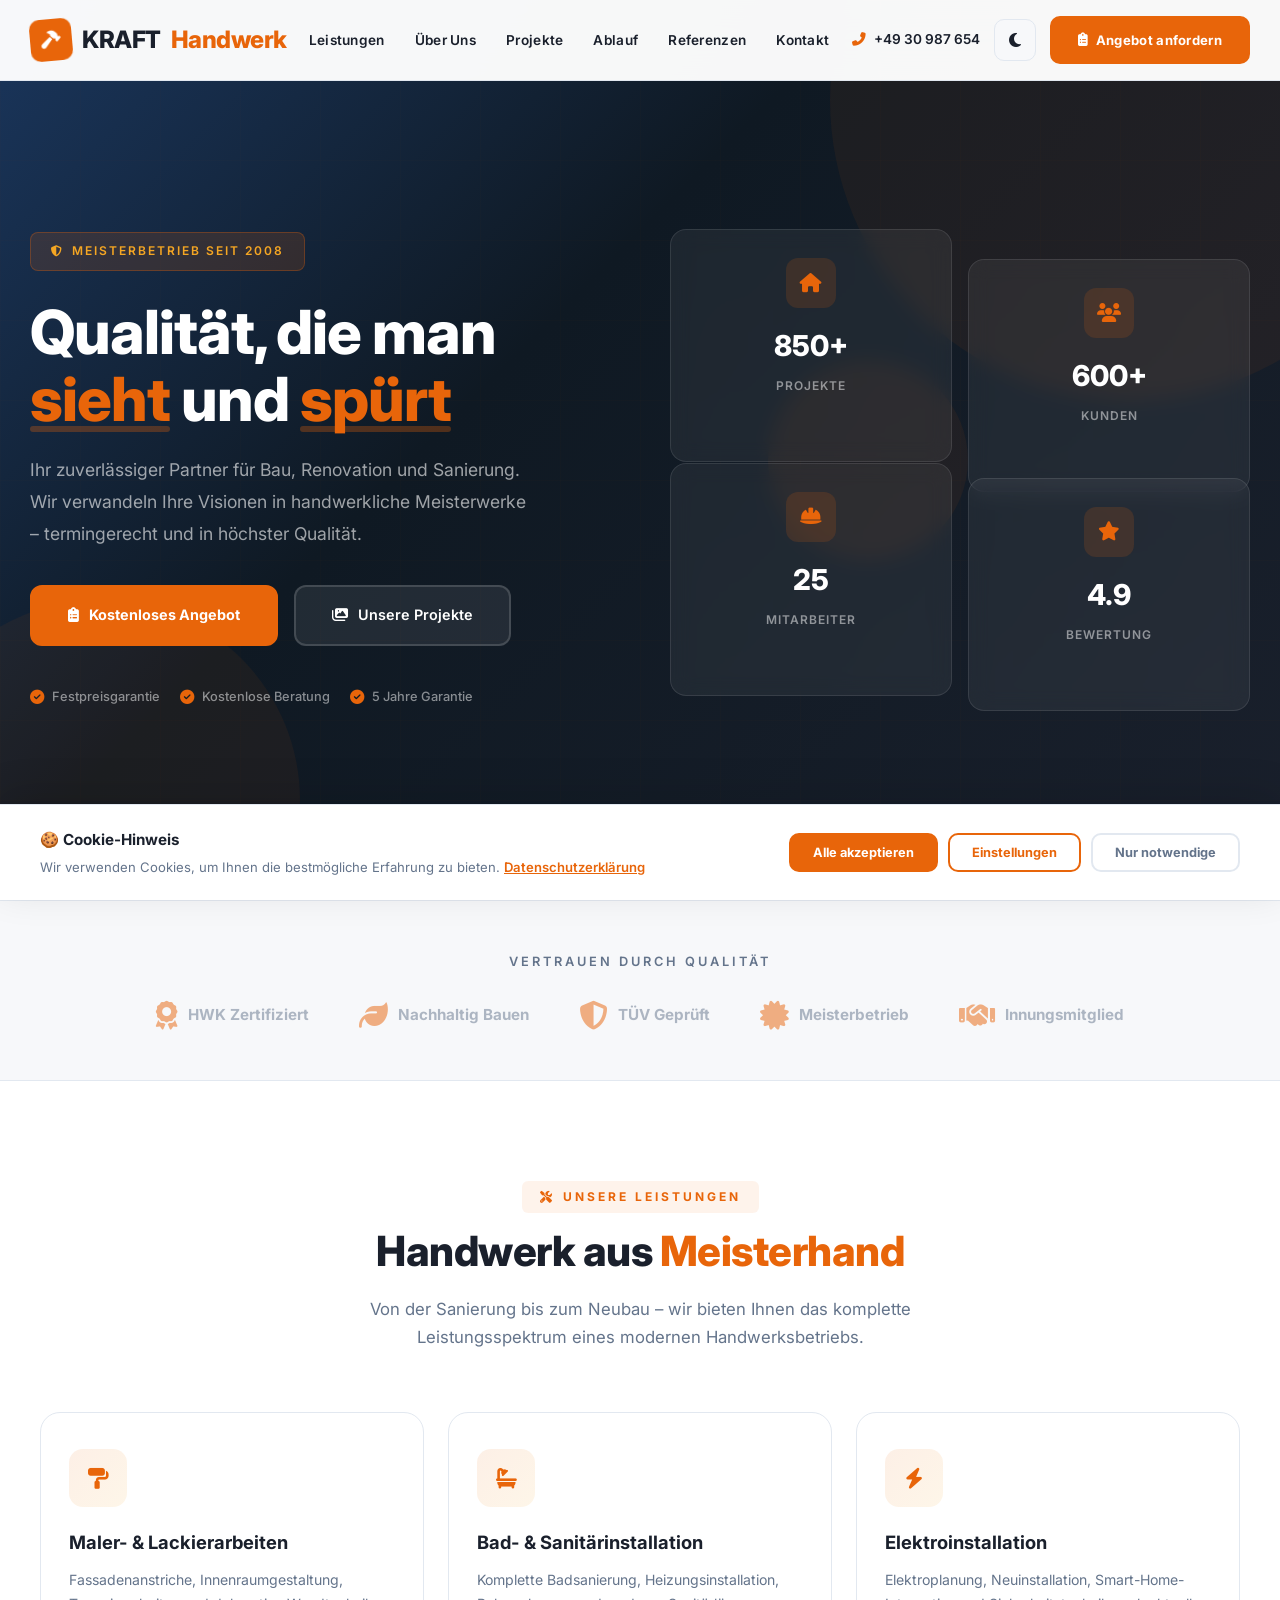
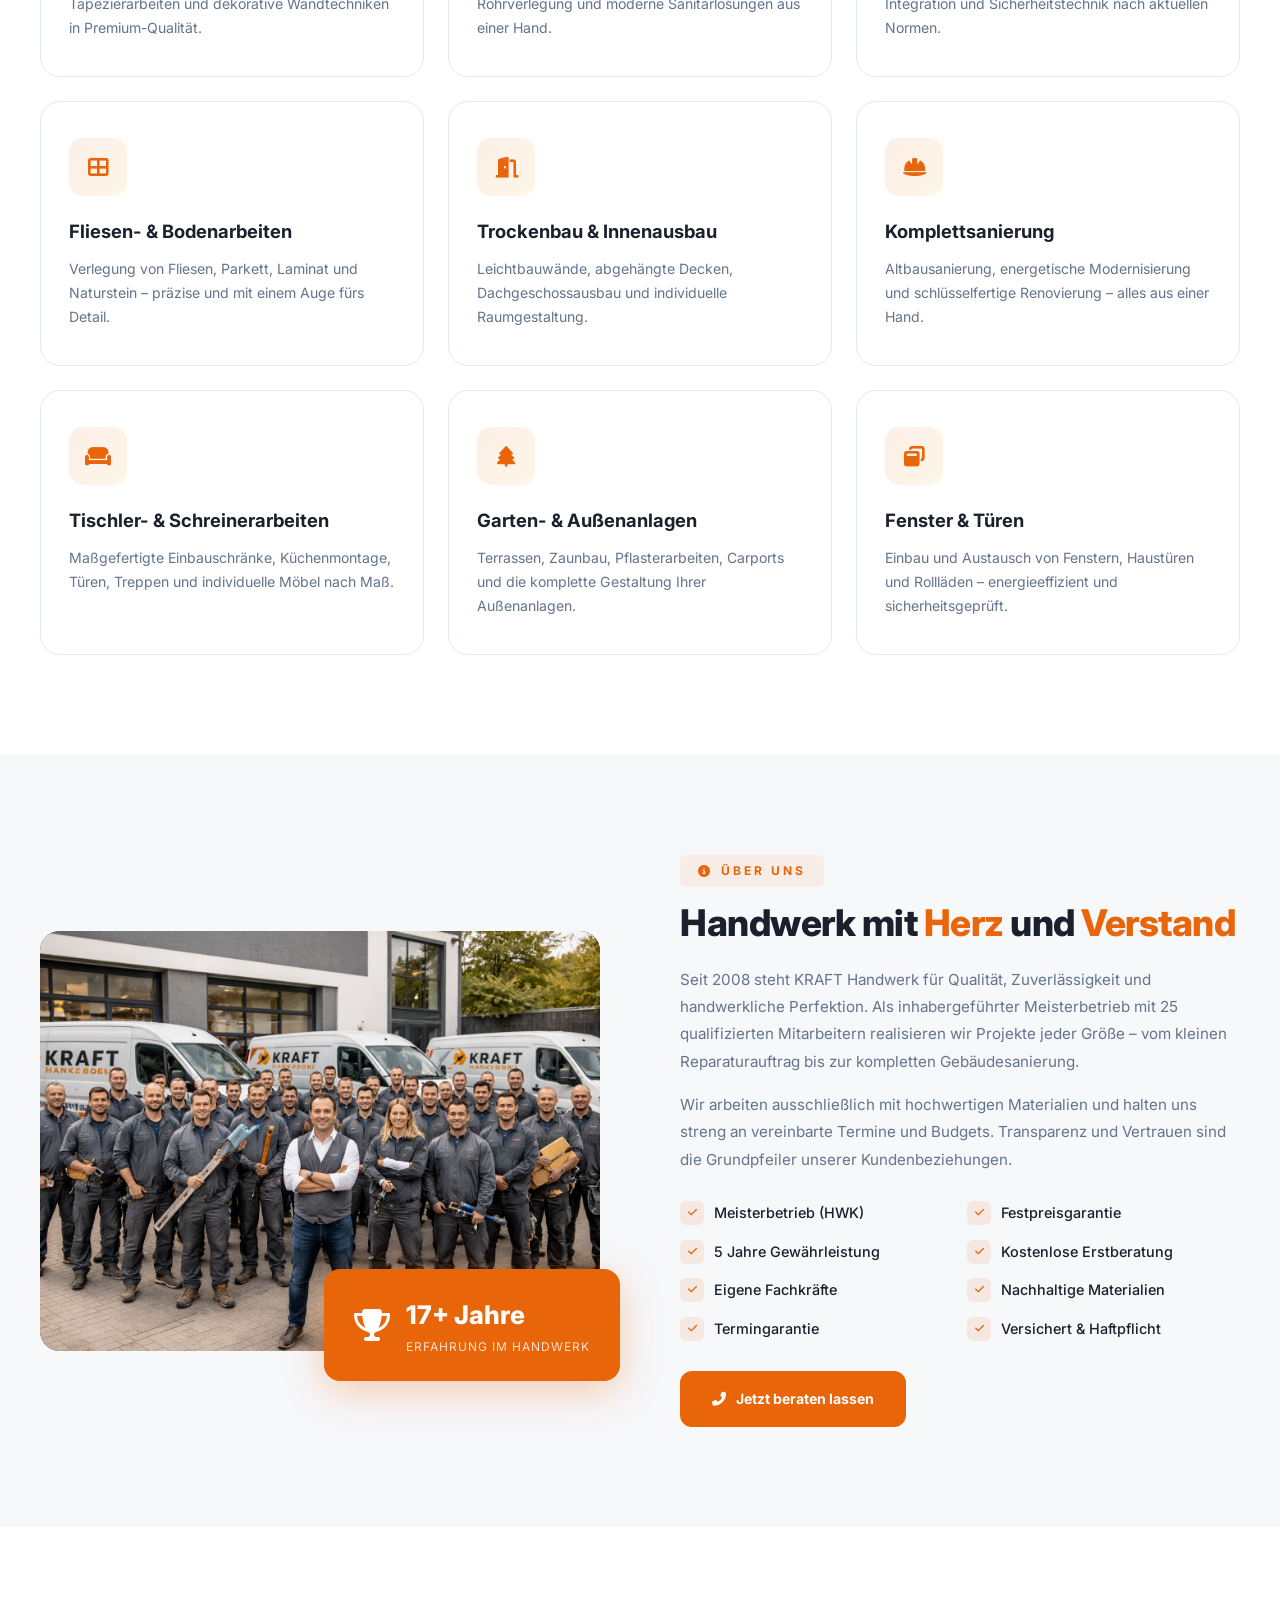
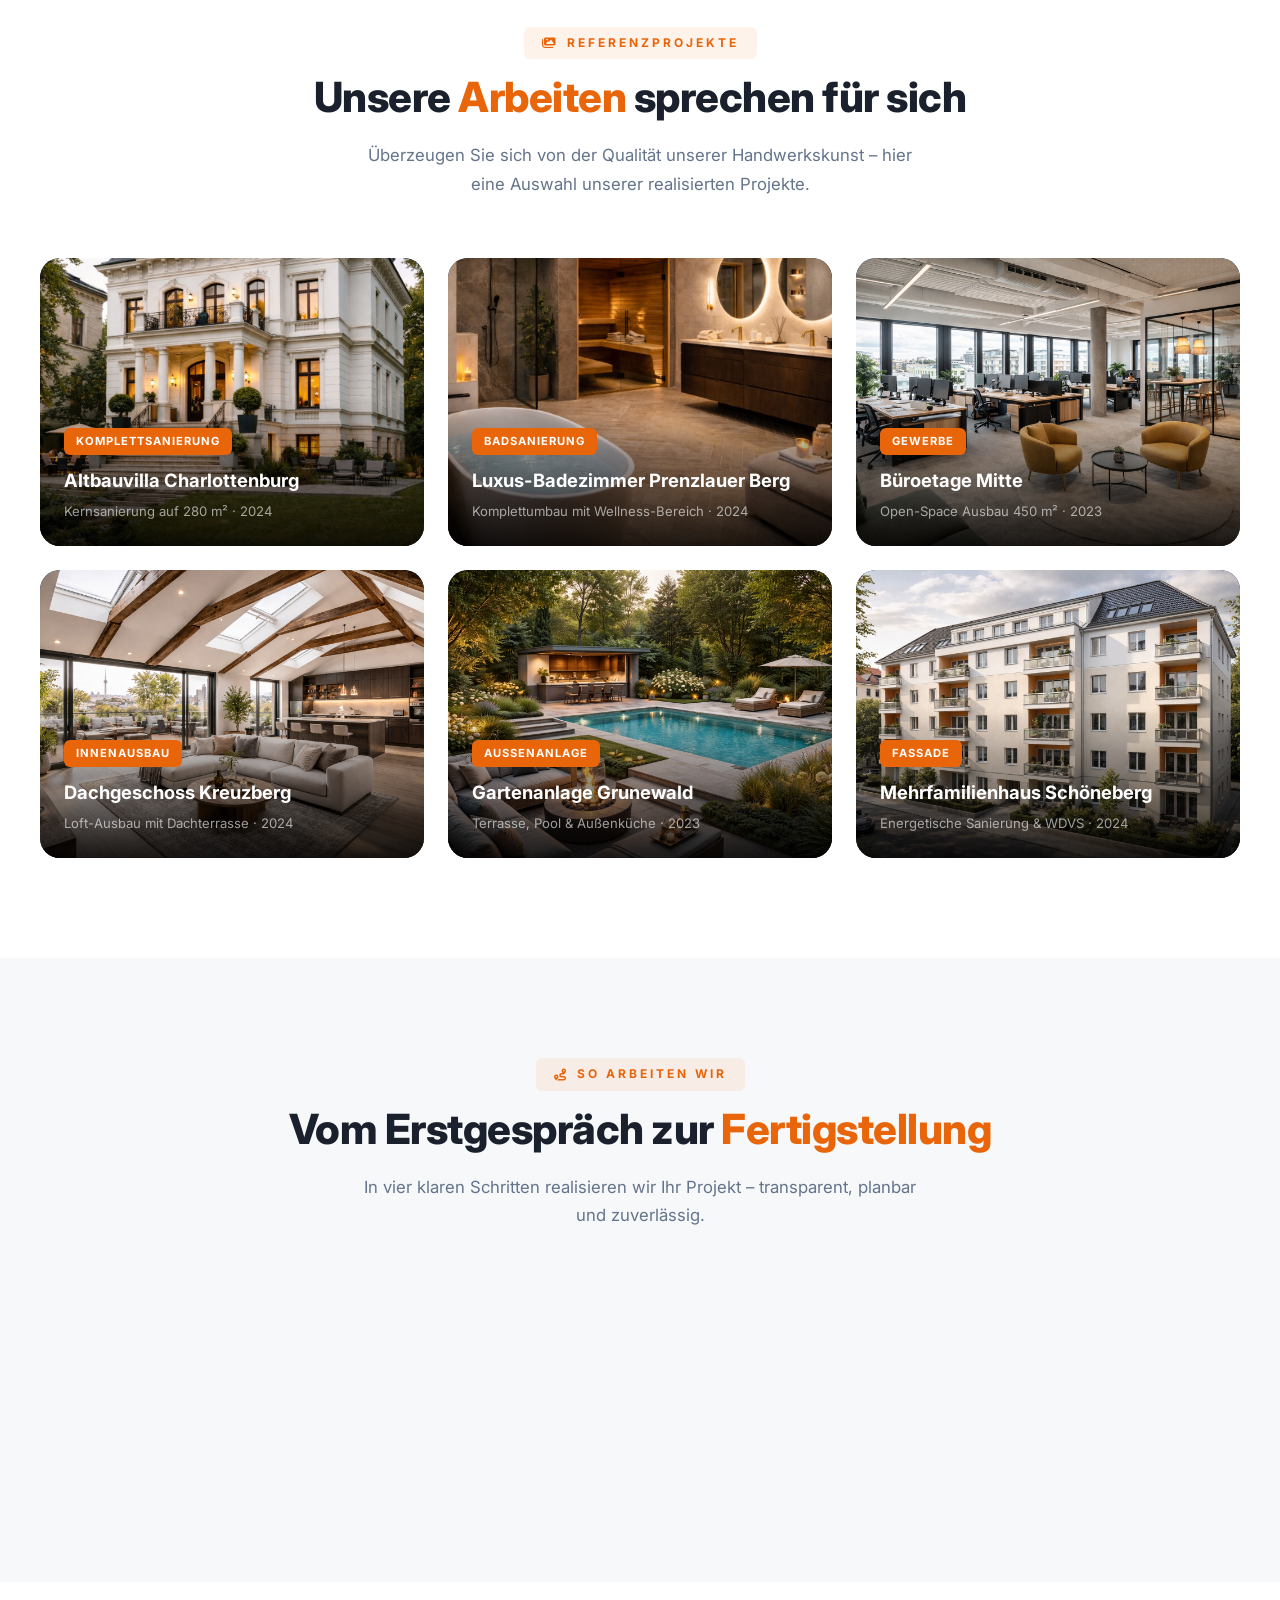
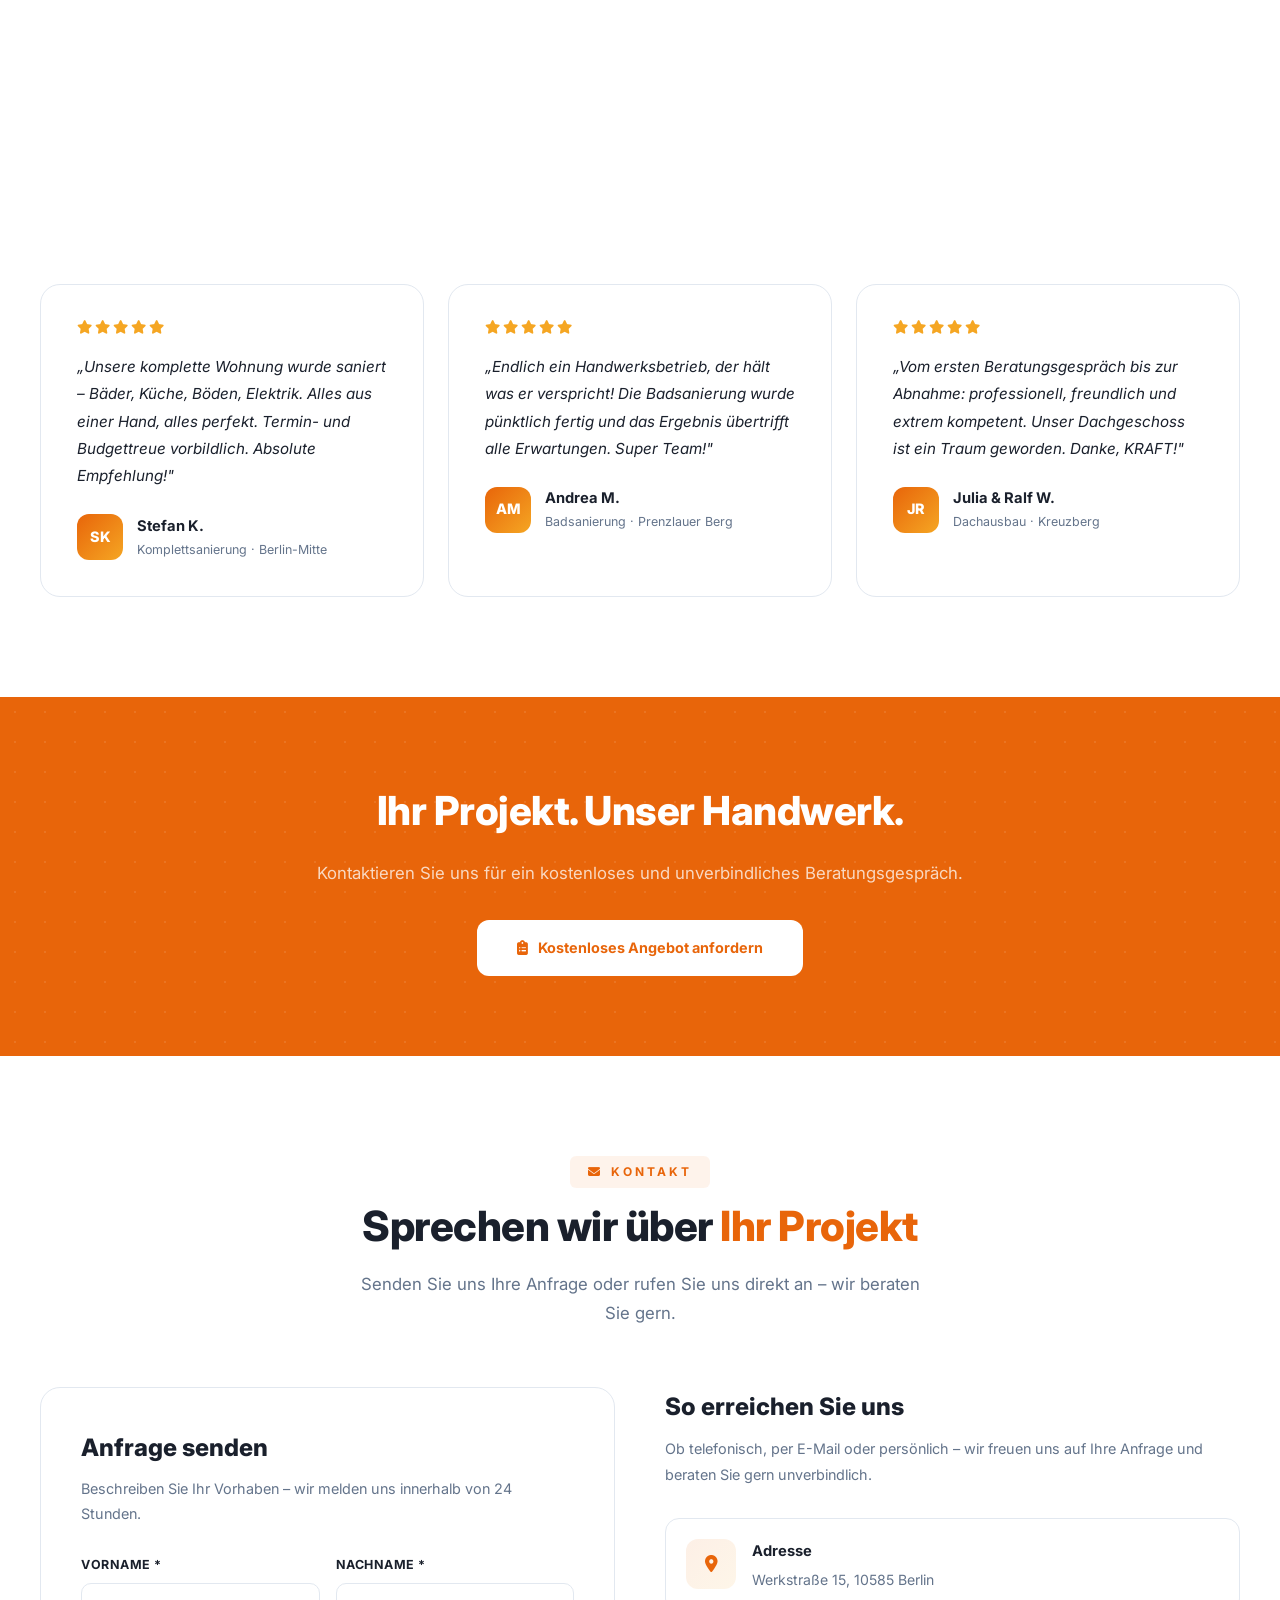
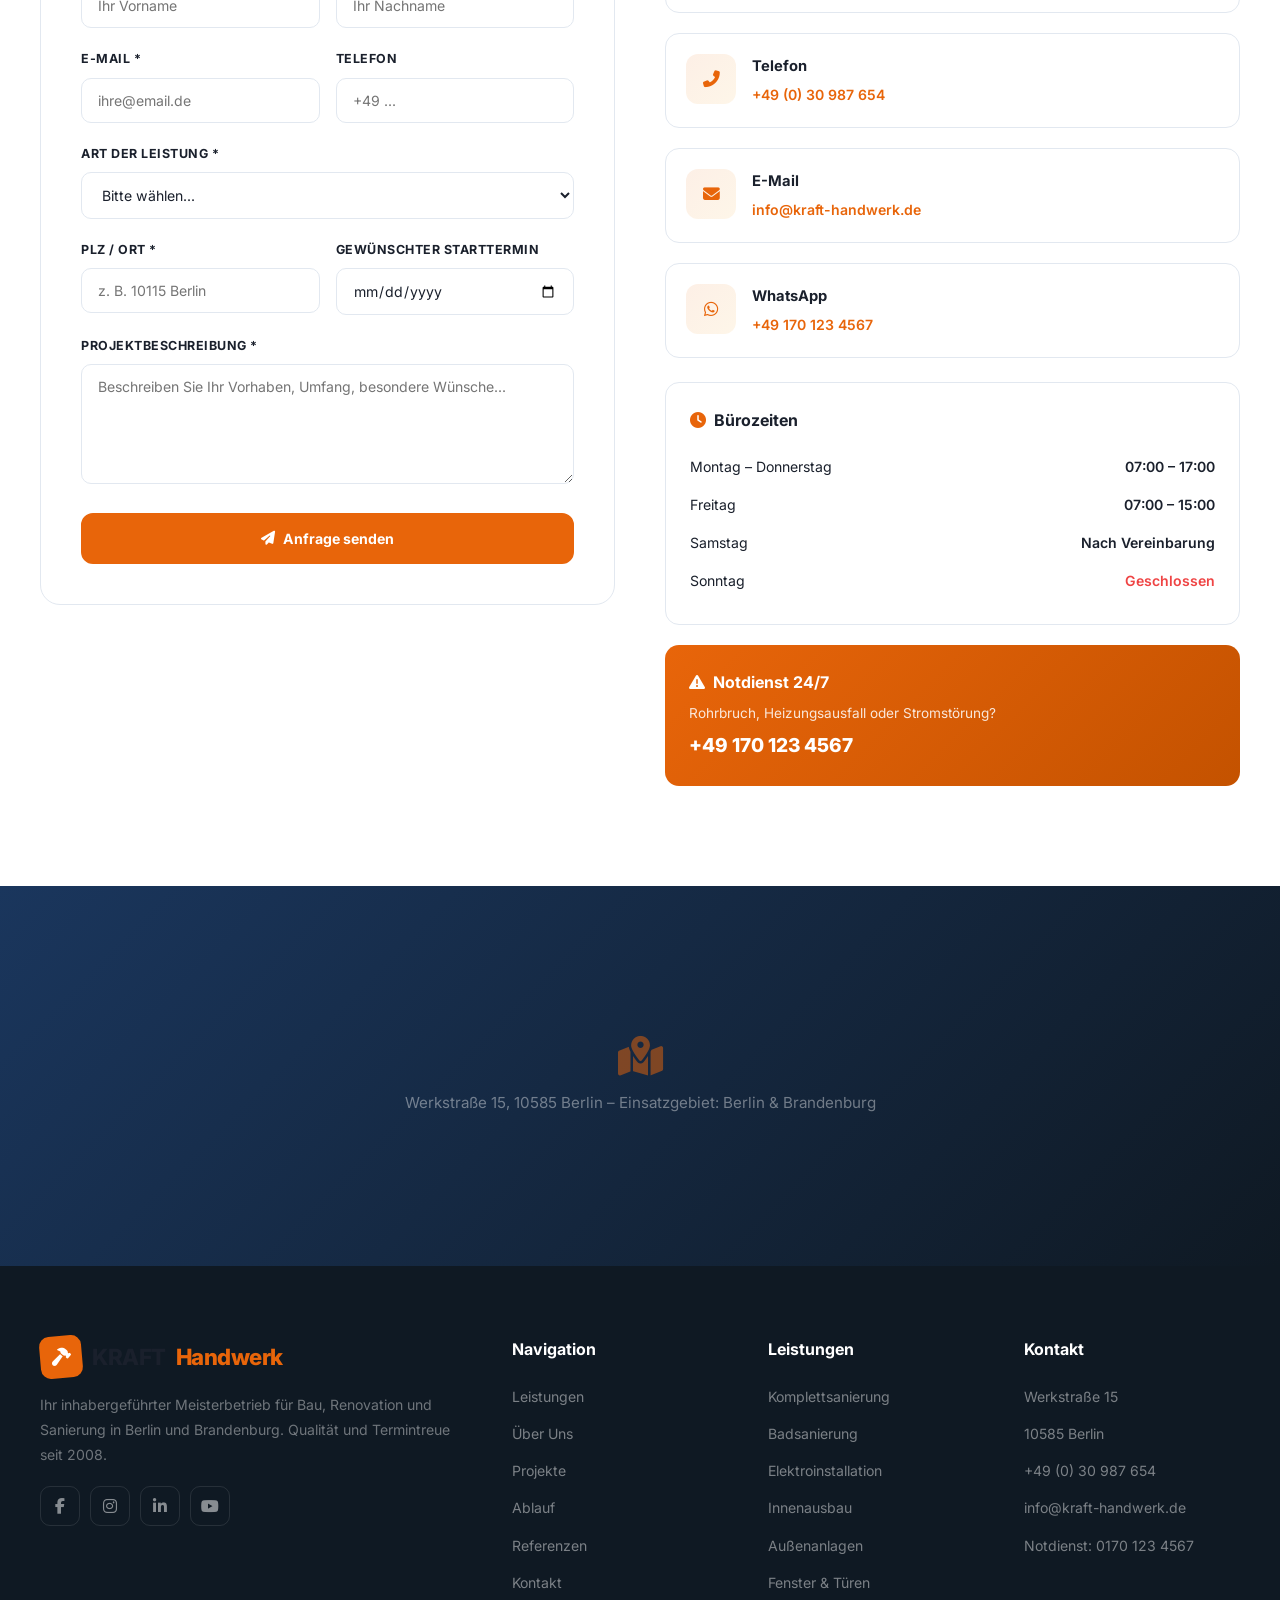
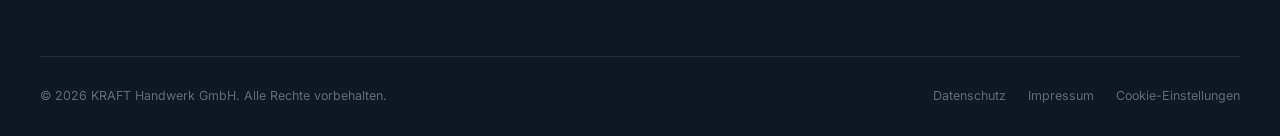
<file: Demos/Handwerker.html>
<!DOCTYPE html>
<html lang="de">
<head>
    <meta charset="UTF-8">
    <meta name="viewport" content="width=device-width, initial-scale=1.0">
    <title>KRAFT Handwerk – Meisterbetrieb für Bau & Renovation</title>
    <link href="https://fonts.googleapis.com/css2?family=Playfair+Display:ital,wght@0,400;0,500;0,600;0,700;1,400;1,500&family=Inter:wght@300;400;500;600;700;800&family=DM+Serif+Display:ital@0;1&display=swap" rel="stylesheet">
    <link rel="stylesheet" href="https://cdnjs.cloudflare.com/ajax/libs/font-awesome/6.5.1/css/all.min.css">
    <style>
        :root {
            --primary: #e8650a;
            --primary-light: #ff8533;
            --primary-dark: #c45200;
            --accent: #f5a623;
            --blue: #1a365d;
            --blue-light: #2d4a7a;
            --bg: #ffffff;
            --bg-alt: #f7f8fa;
            --bg-dark: #0f1923;
            --text: #1a202c;
            --text-light: #64748b;
            --text-inverse: #f1f5f9;
            --card-bg: #ffffff;
            --card-shadow: rgba(0,0,0,0.06);
            --border: #e2e8f0;
            --nav-bg: rgba(255,255,255,0.97);
            --hero-overlay: linear-gradient(135deg, rgba(26,54,93,0.92) 0%, rgba(15,25,35,0.85) 100%);
            --footer-bg: #0f1923;
            --footer-text: #94a3b8;
            --transition: 0.3s ease;
            --radius: 12px;
            --radius-lg: 20px;
        }

        [data-theme="dark"] {
            --bg: #0f1923;
            --bg-alt: #162231;
            --text: #e2e8f0;
            --text-light: #94a3b8;
            --card-bg: #1a2d42;
            --card-shadow: rgba(0,0,0,0.25);
            --border: #2d3f54;
            --nav-bg: rgba(15,25,35,0.97);
            --hero-overlay: linear-gradient(135deg, rgba(15,25,35,0.95) 0%, rgba(10,15,25,0.9) 100%);
            --footer-bg: #0a1018;
        }

        * { margin: 0; padding: 0; box-sizing: border-box; }
        html { scroll-behavior: smooth; scroll-padding-top: 80px; }

        body {
            font-family: 'Inter', sans-serif;
            background: var(--bg);
            color: var(--text);
            transition: background var(--transition), color var(--transition);
            overflow-x: hidden;
            line-height: 1.7;
        }

        ::-webkit-scrollbar { width: 8px; }
        ::-webkit-scrollbar-track { background: var(--bg-alt); }
        ::-webkit-scrollbar-thumb { background: var(--primary); border-radius: 4px; }

        /* ========== NAVBAR ========== */
        .navbar {
            position: fixed; top: 0; left: 0; width: 100%; z-index: 1000;
            background: var(--nav-bg);
            backdrop-filter: blur(20px);
            border-bottom: 1px solid var(--border);
            transition: all var(--transition);
        }
        .navbar.scrolled { box-shadow: 0 4px 30px rgba(0,0,0,0.08); }
        .nav-container {
            max-width: 1300px; margin: 0 auto;
            display: flex; align-items: center; justify-content: space-between;
            padding: 0 30px; height: 80px;
        }
        .nav-logo {
            font-family: 'Inter', sans-serif;
            font-size: 1.5rem; font-weight: 800; color: var(--text);
            text-decoration: none; letter-spacing: -0.5px;
            display: flex; align-items: center; gap: 10px;
        }
        .nav-logo-icon {
            width: 42px; height: 42px; background: var(--primary);
            border-radius: 10px; display: flex; align-items: center;
            justify-content: center; color: #fff; font-size: 1.1rem;
            transform: rotate(-5deg);
        }
        .nav-logo span { color: var(--primary); }
        .nav-links { display: flex; align-items: center; gap: 30px; list-style: none; }
        .nav-links a {
            text-decoration: none; color: var(--text); font-size: 0.85rem;
            font-weight: 600; letter-spacing: 0.3px;
            position: relative; transition: color var(--transition);
        }
        .nav-links a::after {
            content: ''; position: absolute; bottom: -6px; left: 0;
            width: 0; height: 2.5px; background: var(--primary);
            border-radius: 2px; transition: width var(--transition);
        }
        .nav-links a:hover { color: var(--primary); }
        .nav-links a:hover::after { width: 100%; }

        .nav-actions { display: flex; align-items: center; gap: 14px; }
        .theme-toggle {
            background: var(--bg-alt); border: 1px solid var(--border);
            color: var(--text); width: 42px; height: 42px;
            border-radius: 10px; cursor: pointer; font-size: 1rem;
            display: flex; align-items: center; justify-content: center;
            transition: all var(--transition);
        }
        .theme-toggle:hover { border-color: var(--primary); color: var(--primary); }

        .nav-phone {
            display: flex; align-items: center; gap: 8px;
            text-decoration: none; color: var(--text);
            font-weight: 600; font-size: 0.85rem;
        }
        .nav-phone i { color: var(--primary); }
        .nav-phone:hover { color: var(--primary); }

        .nav-cta {
            background: var(--primary); color: #fff;
            padding: 11px 26px; border-radius: 10px;
            text-decoration: none; font-size: 0.82rem;
            font-weight: 700; letter-spacing: 0.3px;
            transition: all var(--transition); border: 2px solid var(--primary);
            display: flex; align-items: center; gap: 8px;
        }
        .nav-cta:hover { background: var(--primary-dark); border-color: var(--primary-dark); transform: translateY(-1px); }

        .hamburger {
            display: none; flex-direction: column; gap: 5px;
            background: none; border: none; cursor: pointer; padding: 5px;
        }
        .hamburger span {
            width: 26px; height: 2.5px; background: var(--text);
            border-radius: 2px; transition: all var(--transition); display: block;
        }
        .hamburger.active span:nth-child(1) { transform: rotate(45deg) translate(5px, 5px); }
        .hamburger.active span:nth-child(2) { opacity: 0; }
        .hamburger.active span:nth-child(3) { transform: rotate(-45deg) translate(5px, -5px); }

        .mobile-menu {
            display: none; position: fixed; top: 80px; left: 0;
            width: 100%; background: var(--nav-bg);
            backdrop-filter: blur(20px); border-bottom: 1px solid var(--border);
            padding: 24px 30px; z-index: 999;
            flex-direction: column; gap: 0;
            transform: translateY(-110%); opacity: 0;
            transition: all 0.4s ease;
        }
        .mobile-menu.active { transform: translateY(0); opacity: 1; }
        .mobile-menu a {
            text-decoration: none; color: var(--text); font-size: 0.95rem;
            font-weight: 600; padding: 14px 0;
            border-bottom: 1px solid var(--border);
            display: block; transition: color var(--transition);
        }
        .mobile-menu a:last-child { border-bottom: none; }
        .mobile-menu a:hover { color: var(--primary); }

        /* ========== HERO ========== */
        .hero {
            position: relative; min-height: 100vh;
            display: flex; align-items: center;
            overflow: hidden;
        }
        .hero-bg {
            position: absolute; top: 0; left: 0; width: 100%; height: 100%;
            background:
                linear-gradient(135deg, #1a365d 0%, #0f1923 40%, #1a202c 100%);
        }
        .hero-grid-pattern {
            position: absolute; top: 0; left: 0; width: 100%; height: 100%;
            opacity: 0.05;
            background-image:
                linear-gradient(rgba(232,101,10,0.3) 1px, transparent 1px),
                linear-gradient(90deg, rgba(232,101,10,0.3) 1px, transparent 1px);
            background-size: 80px 80px;
        }
        .hero-shapes {
            position: absolute; top: 0; left: 0; width: 100%; height: 100%;
            overflow: hidden;
        }
        .hero-shape {
            position: absolute; border-radius: 50%; opacity: 0.06;
            background: var(--primary);
        }
        .hero-shape:nth-child(1) { width: 600px; height: 600px; top: -200px; right: -150px; }
        .hero-shape:nth-child(2) { width: 400px; height: 400px; bottom: -100px; left: -100px; }
        .hero-shape:nth-child(3) { width: 200px; height: 200px; top: 40%; left: 60%; }

        .hero-container {
            position: relative; z-index: 2;
            max-width: 1300px; margin: 0 auto;
            padding: 140px 30px 100px;
            display: grid; grid-template-columns: 1fr 1fr;
            gap: 60px; align-items: center;
        }
        .hero-content {}
        .hero-badge {
            display: inline-flex; align-items: center; gap: 8px;
            padding: 8px 20px;
            background: rgba(232,101,10,0.15);
            border: 1px solid rgba(232,101,10,0.3);
            color: var(--accent); font-size: 0.75rem;
            letter-spacing: 2px; text-transform: uppercase;
            margin-bottom: 28px; border-radius: 8px;
            font-weight: 600;
            animation: fadeInDown 0.8s ease 0.2s both;
        }
        .hero-badge i { font-size: 0.7rem; }
        .hero h1 {
            font-family: 'Inter', sans-serif;
            font-size: 3.8rem; font-weight: 800;
            color: #fff; line-height: 1.1;
            margin-bottom: 22px; letter-spacing: -1px;
            animation: fadeInUp 0.8s ease 0.4s both;
        }
        .hero h1 em {
            font-style: normal; color: var(--primary);
            display: inline; position: relative;
        }
        .hero h1 em::after {
            content: ''; position: absolute; bottom: 4px; left: 0;
            width: 100%; height: 6px; background: rgba(232,101,10,0.3);
            border-radius: 3px;
        }
        .hero p {
            font-size: 1.1rem; color: rgba(255,255,255,0.6);
            max-width: 500px; margin-bottom: 36px;
            font-weight: 400; line-height: 1.8;
            animation: fadeInUp 0.8s ease 0.6s both;
        }
        .hero-buttons {
            display: flex; gap: 16px; flex-wrap: wrap;
            animation: fadeInUp 0.8s ease 0.8s both;
        }
        .btn-hero-primary {
            background: var(--primary); color: #fff;
            padding: 16px 36px; border-radius: 12px;
            text-decoration: none; font-size: 0.9rem;
            font-weight: 700; border: 2px solid var(--primary);
            transition: all var(--transition); display: inline-flex;
            align-items: center; gap: 10px;
        }
        .btn-hero-primary:hover { background: var(--primary-dark); border-color: var(--primary-dark); transform: translateY(-2px); box-shadow: 0 8px 30px rgba(232,101,10,0.3); }
        .btn-hero-secondary {
            background: rgba(255,255,255,0.08); color: #fff;
            padding: 16px 36px; border-radius: 12px;
            text-decoration: none; font-size: 0.9rem;
            font-weight: 600; border: 2px solid rgba(255,255,255,0.15);
            transition: all var(--transition);
            display: inline-flex; align-items: center; gap: 10px;
        }
        .btn-hero-secondary:hover { border-color: rgba(255,255,255,0.4); background: rgba(255,255,255,0.12); transform: translateY(-2px); }

        .hero-trust {
            display: flex; align-items: center; gap: 20px;
            margin-top: 40px;
            animation: fadeInUp 0.8s ease 1s both;
        }
        .hero-trust-item {
            display: flex; align-items: center; gap: 8px;
            color: rgba(255,255,255,0.5); font-size: 0.8rem; font-weight: 500;
        }
        .hero-trust-item i { color: var(--primary); font-size: 0.9rem; }

        .hero-visual {
            position: relative;
            animation: fadeInRight 1s ease 0.5s both;
        }
        .hero-card-grid {
            display: grid; grid-template-columns: 1fr 1fr; gap: 16px;
        }
        .hero-stat-card {
            background: rgba(255,255,255,0.06);
            border: 1px solid rgba(255,255,255,0.1);
            backdrop-filter: blur(10px);
            border-radius: 16px; padding: 28px 22px;
            text-align: center; transition: all var(--transition);
        }
        .hero-stat-card:hover { background: rgba(255,255,255,0.1); transform: translateY(-4px); }
        .hero-stat-card:nth-child(2) { transform: translateY(30px); }
        .hero-stat-card:nth-child(3) { transform: translateY(-15px); }
        .hero-stat-card:nth-child(2):hover { transform: translateY(26px); }
        .hero-stat-card:nth-child(3):hover { transform: translateY(-19px); }
        .hero-stat-icon {
            width: 50px; height: 50px; border-radius: 12px;
            background: rgba(232,101,10,0.15);
            display: flex; align-items: center; justify-content: center;
            margin: 0 auto 14px; font-size: 1.2rem; color: var(--primary);
        }
        .hero-stat-card h3 {
            font-size: 1.8rem; font-weight: 800; color: #fff;
            margin-bottom: 4px;
        }
        .hero-stat-card p {
            font-size: 0.75rem; color: rgba(255,255,255,0.5);
            text-transform: uppercase; letter-spacing: 1px; font-weight: 600;
        }

        /* ========== SERVICES ========== */
        .section { padding: 100px 30px; }
        .section-alt { background: var(--bg-alt); }
        .container { max-width: 1200px; margin: 0 auto; }
        .section-header { text-align: center; margin-bottom: 60px; }
        .section-label {
            display: inline-flex; align-items: center; gap: 8px;
            color: var(--primary); font-size: 0.75rem; font-weight: 700;
            letter-spacing: 3px; text-transform: uppercase;
            margin-bottom: 14px; background: rgba(232,101,10,0.08);
            padding: 6px 18px; border-radius: 6px;
        }
        .section-title {
            font-family: 'Inter', sans-serif;
            font-size: 2.6rem; font-weight: 800;
            line-height: 1.2; margin-bottom: 18px;
            letter-spacing: -0.5px;
        }
        .section-title em {
            font-style: normal; color: var(--primary);
        }
        .section-desc {
            color: var(--text-light); font-size: 1.05rem;
            max-width: 580px; margin: 0 auto; font-weight: 400;
        }

        .services-grid {
            display: grid; grid-template-columns: repeat(3, 1fr);
            gap: 24px;
        }
        .service-card {
            background: var(--card-bg);
            border: 1px solid var(--border);
            border-radius: var(--radius-lg);
            padding: 36px 28px;
            transition: all var(--transition);
            position: relative; overflow: hidden;
        }
        .service-card::before {
            content: ''; position: absolute; top: 0; left: 0;
            width: 4px; height: 0;
            background: var(--primary);
            transition: height 0.4s ease;
            border-radius: 0 2px 2px 0;
        }
        .service-card:hover { transform: translateY(-6px); box-shadow: 0 16px 48px var(--card-shadow); }
        .service-card:hover::before { height: 100%; }
        .service-icon {
            width: 58px; height: 58px; margin-bottom: 20px;
            background: linear-gradient(135deg, rgba(232,101,10,0.1), rgba(245,166,35,0.1));
            border-radius: 14px; display: flex;
            align-items: center; justify-content: center;
            font-size: 1.3rem; color: var(--primary);
            transition: all var(--transition);
        }
        .service-card:hover .service-icon {
            background: var(--primary); color: #fff;
        }
        .service-card h3 {
            font-size: 1.15rem; font-weight: 700;
            margin-bottom: 10px;
        }
        .service-card p {
            color: var(--text-light); font-size: 0.88rem;
            line-height: 1.7;
        }

        /* ========== ABOUT ========== */
        .about-grid {
            display: grid; grid-template-columns: 1fr 1fr;
            gap: 80px; align-items: center;
        }
        .about-visual { position: relative; }
        .about-main-box {
            background: linear-gradient(135deg, var(--blue), var(--bg-dark));
            border-radius: var(--radius-lg); padding: 60px;
            display: flex; align-items: center; justify-content: center;
            flex-direction: column; gap: 16px;
            aspect-ratio: 4/3; position: relative;
            overflow: hidden;
        }
        .about-main-box::before {
            content: ''; position: absolute; top: 0; left: 0;
            width: 100%; height: 100%; opacity: 0.05;
            background-image:
                linear-gradient(var(--primary) 1px, transparent 1px),
                linear-gradient(90deg, var(--primary) 1px, transparent 1px);
            background-size: 40px 40px;
        }
        .about-main-box i { font-size: 5rem; color: var(--primary); opacity: 0.5; position: relative; }
        .about-main-box span { color: rgba(255,255,255,0.4); font-size: 1rem; font-weight: 500; position: relative; }

        .about-float-card {
            position: absolute; bottom: -30px; right: -20px;
            background: var(--primary); color: #fff;
            padding: 24px 30px; border-radius: 16px;
            box-shadow: 0 10px 40px rgba(232,101,10,0.3);
            display: flex; align-items: center; gap: 16px;
        }
        .about-float-card i { font-size: 2rem; }
        .about-float-card div h4 { font-size: 1.6rem; font-weight: 800; }
        .about-float-card div p { font-size: 0.75rem; text-transform: uppercase; letter-spacing: 1px; opacity: 0.8; }

        .about-content { }
        .about-content .section-label { display: inline-flex; }
        .about-content h2 {
            font-size: 2.3rem; font-weight: 800; line-height: 1.2;
            margin-bottom: 20px; letter-spacing: -0.5px;
        }
        .about-content h2 em { font-style: normal; color: var(--primary); }
        .about-content > p {
            color: var(--text-light); font-size: 0.95rem;
            margin-bottom: 16px; line-height: 1.8;
        }
        .about-checklist {
            display: grid; grid-template-columns: 1fr 1fr;
            gap: 14px; margin-top: 28px;
        }
        .about-check {
            display: flex; align-items: center; gap: 10px;
            font-size: 0.9rem; font-weight: 500;
        }
        .about-check i {
            width: 24px; height: 24px; border-radius: 6px;
            background: rgba(232,101,10,0.1); color: var(--primary);
            display: flex; align-items: center; justify-content: center;
            font-size: 0.65rem; flex-shrink: 0;
        }
        .about-cta {
            display: inline-flex; align-items: center; gap: 10px;
            margin-top: 30px; background: var(--primary); color: #fff;
            padding: 14px 30px; border-radius: 12px;
            text-decoration: none; font-weight: 700; font-size: 0.88rem;
            transition: all var(--transition); border: 2px solid var(--primary);
        }
        .about-cta:hover { background: transparent; color: var(--primary); }

        /* ========== PROJECTS ========== */
        .projects-grid {
            display: grid; grid-template-columns: repeat(3, 1fr);
            gap: 24px;
        }
        .project-card {
            border-radius: var(--radius-lg); overflow: hidden;
            background: linear-gradient(135deg, var(--blue), var(--bg-dark));
            position: relative; aspect-ratio: 4/3;
            cursor: pointer; display: flex; align-items: flex-end;
        }
        .project-card-inner {
            position: absolute; top: 0; left: 0; width: 100%; height: 100%;
            display: flex; align-items: center; justify-content: center;
        }
        .project-card-inner i { font-size: 3rem; color: var(--primary); opacity: 0.3; }
        .project-overlay {
            position: relative; z-index: 2;
            background: linear-gradient(transparent, rgba(0,0,0,0.85));
            width: 100%; padding: 30px 24px 24px;
        }
        .project-tag {
            display: inline-block; background: var(--primary);
            color: #fff; padding: 4px 12px; border-radius: 6px;
            font-size: 0.7rem; font-weight: 700; letter-spacing: 1px;
            text-transform: uppercase; margin-bottom: 10px;
        }
        .project-overlay h3 { color: #fff; font-size: 1.15rem; font-weight: 700; margin-bottom: 4px; }
        .project-overlay p { color: rgba(255,255,255,0.6); font-size: 0.82rem; }
        .project-card:hover { transform: translateY(-4px); transition: all var(--transition); }

        .project-image {
    position: relative;
    overflow: hidden;
    height: 100%;
    width: 100%;        
    border-radius: inherit;
    
}

.project-preview {
    width: 100%;
    height: 100%;
    object-fit: cover;
}

        /* ========== PROCESS ========== */
        .process-grid {
            display: grid; grid-template-columns: repeat(4, 1fr);
            gap: 24px; position: relative;
        }
        .process-line {
            position: absolute; top: 45px; left: 12.5%; right: 12.5%;
            height: 2px; background: var(--border);
            z-index: 0;
        }
        .process-step {
            text-align: center; position: relative; z-index: 1;
        }
        .process-number {
            width: 70px; height: 70px; border-radius: 50%;
            background: var(--card-bg); border: 3px solid var(--primary);
            display: flex; align-items: center; justify-content: center;
            margin: 0 auto 20px; font-size: 1.4rem; font-weight: 800;
            color: var(--primary); transition: all var(--transition);
        }
        .process-step:hover .process-number {
            background: var(--primary); color: #fff; transform: scale(1.1);
        }
        .process-step h3 { font-size: 1.05rem; font-weight: 700; margin-bottom: 8px; }
        .process-step p { color: var(--text-light); font-size: 0.85rem; line-height: 1.6; }

        /* ========== TESTIMONIALS ========== */
        .testimonials-grid {
            display: grid; grid-template-columns: repeat(3, 1fr);
            gap: 24px;
        }
        .testimonial-card {
            background: var(--card-bg); border: 1px solid var(--border);
            border-radius: var(--radius-lg); padding: 36px;
            transition: all var(--transition);
        }
        .testimonial-card:hover { transform: translateY(-4px); box-shadow: 0 16px 48px var(--card-shadow); }
        .testimonial-rating { display: flex; gap: 3px; margin-bottom: 18px; }
        .testimonial-rating i { color: var(--accent); font-size: 0.85rem; }
        .testimonial-text {
            font-size: 0.95rem; line-height: 1.8;
            margin-bottom: 24px; color: var(--text);
            font-style: italic;
        }
        .testimonial-author { display: flex; align-items: center; gap: 14px; }
        .testimonial-avatar {
            width: 46px; height: 46px; border-radius: 12px;
            background: linear-gradient(135deg, var(--primary), var(--accent));
            display: flex; align-items: center; justify-content: center;
            color: #fff; font-weight: 800; font-size: 0.9rem;
        }
        .testimonial-author h4 { font-size: 0.92rem; font-weight: 700; }
        .testimonial-author p { font-size: 0.78rem; color: var(--text-light); }

        /* ========== PARTNERS / TRUST ========== */
        .trust-bar {
            background: var(--bg-alt); border-top: 1px solid var(--border);
            border-bottom: 1px solid var(--border);
            padding: 50px 30px; text-align: center;
        }
        .trust-bar p { color: var(--text-light); font-size: 0.8rem; text-transform: uppercase; letter-spacing: 3px; font-weight: 600; margin-bottom: 28px; }
        .trust-logos {
            display: flex; justify-content: center; align-items: center;
            gap: 50px; flex-wrap: wrap;
        }
        .trust-logo {
            display: flex; align-items: center; gap: 10px;
            color: var(--text-light); font-size: 0.95rem; font-weight: 700;
            opacity: 0.5; transition: opacity var(--transition);
        }
        .trust-logo:hover { opacity: 1; }
        .trust-logo i { font-size: 1.8rem; color: var(--primary); }

        /* ========== CTA BANNER ========== */
        .cta-banner {
            background: var(--primary); padding: 80px 30px;
            text-align: center; position: relative; overflow: hidden;
        }
        .cta-banner::before {
            content: ''; position: absolute; top: 0; left: 0;
            width: 100%; height: 100%; opacity: 0.1;
            background-image: radial-gradient(circle, #fff 1px, transparent 1px);
            background-size: 30px 30px;
        }
        .cta-banner h2 {
            font-size: 2.5rem; font-weight: 800; color: #fff;
            margin-bottom: 14px; position: relative; letter-spacing: -0.5px;
        }
        .cta-banner p {
            color: rgba(255,255,255,0.75); font-size: 1.05rem;
            margin-bottom: 32px; position: relative;
        }
        .cta-banner-btn {
            display: inline-flex; align-items: center; gap: 10px;
            background: #fff; color: var(--primary);
            padding: 16px 40px; border-radius: 12px;
            text-decoration: none; font-size: 0.9rem;
            font-weight: 700; position: relative;
            transition: all var(--transition);
        }
        .cta-banner-btn:hover { transform: translateY(-2px); box-shadow: 0 10px 30px rgba(0,0,0,0.15); }

        /* ========== CONTACT ========== */
        .contact-grid {
            display: grid; grid-template-columns: 1fr 1fr;
            gap: 50px; align-items: start;
        }
        .contact-form {
            background: var(--card-bg); border: 1px solid var(--border);
            border-radius: var(--radius-lg); padding: 40px;
        }
        .contact-form h3 {
            font-size: 1.5rem; font-weight: 800; margin-bottom: 8px;
        }
        .contact-form > p {
            color: var(--text-light); font-size: 0.9rem; margin-bottom: 28px;
        }
        .form-group { margin-bottom: 20px; }
        .form-group label {
            display: block; font-size: 0.78rem; font-weight: 700;
            letter-spacing: 0.5px; text-transform: uppercase;
            margin-bottom: 8px; color: var(--text);
        }
        .form-group input, .form-group select, .form-group textarea {
            width: 100%; padding: 13px 16px;
            background: var(--bg); border: 1.5px solid var(--border);
            border-radius: 10px; font-family: 'Inter', sans-serif;
            font-size: 0.88rem; color: var(--text);
            transition: border-color var(--transition);
        }
        .form-group input:focus, .form-group select:focus, .form-group textarea:focus {
            outline: none; border-color: var(--primary);
        }
        .form-group textarea { resize: vertical; min-height: 120px; }
        .form-row { display: grid; grid-template-columns: 1fr 1fr; gap: 16px; }
        .form-submit {
            width: 100%; padding: 15px; background: var(--primary);
            color: #fff; border: 2px solid var(--primary); border-radius: 12px;
            font-family: 'Inter', sans-serif; font-size: 0.88rem;
            font-weight: 700; cursor: pointer; transition: all var(--transition);
            display: flex; align-items: center; justify-content: center; gap: 8px;
        }
        .form-submit:hover { background: var(--primary-dark); border-color: var(--primary-dark); }

        .contact-info {}
        .contact-info h3 { font-size: 1.5rem; font-weight: 800; margin-bottom: 8px; }
        .contact-info > p {
            color: var(--text-light); font-size: 0.9rem; line-height: 1.8;
            margin-bottom: 30px;
        }
        .info-card {
            display: flex; gap: 16px; margin-bottom: 20px;
            padding: 20px; background: var(--card-bg);
            border: 1px solid var(--border); border-radius: 14px;
            transition: all var(--transition);
        }
        .info-card:hover { box-shadow: 0 8px 30px var(--card-shadow); }
        .info-icon {
            width: 50px; height: 50px; min-width: 50px;
            background: linear-gradient(135deg, rgba(232,101,10,0.1), rgba(245,166,35,0.1));
            border-radius: 12px; display: flex;
            align-items: center; justify-content: center;
            color: var(--primary); font-size: 1.05rem;
        }
        .info-card h4 { font-size: 0.92rem; font-weight: 700; margin-bottom: 4px; }
        .info-card p { color: var(--text-light); font-size: 0.88rem; }
        .info-card a { color: var(--primary); text-decoration: none; font-weight: 600; }

        .hours-box {
            background: var(--card-bg); border: 1px solid var(--border);
            border-radius: 14px; padding: 24px; margin-top: 24px;
        }
        .hours-box h4 { font-size: 1rem; font-weight: 700; margin-bottom: 14px; display: flex; align-items: center; gap: 8px; }
        .hours-box h4 i { color: var(--primary); }
        .hours-list { list-style: none; }
        .hours-list li {
            display: flex; justify-content: space-between;
            padding: 7px 0; font-size: 0.88rem;
        }
        .hours-list li span:last-child { font-weight: 600; }
        .hours-list li.closed span:last-child { color: #ef4444; }

        .emergency-box {
            background: linear-gradient(135deg, var(--primary), var(--primary-dark));
            border-radius: 14px; padding: 24px; margin-top: 20px;
            color: #fff;
        }
        .emergency-box h4 { font-size: 1rem; font-weight: 700; margin-bottom: 6px; display: flex; align-items: center; gap: 8px; }
        .emergency-box p { font-size: 0.85rem; opacity: 0.85; margin-bottom: 4px; }
        .emergency-box a { color: #fff; font-weight: 800; font-size: 1.2rem; text-decoration: none; }

        /* ========== MAP ========== */
        .map-section { padding: 0; }
        .map-placeholder {
            width: 100%; height: 380px;
            background: linear-gradient(135deg, var(--blue) 0%, var(--bg-dark) 100%);
            display: flex; align-items: center; justify-content: center;
            flex-direction: column; gap: 14px;
        }
        .map-placeholder i { font-size: 2.5rem; color: var(--primary); opacity: 0.5; }
        .map-placeholder p { color: rgba(255,255,255,0.4); font-size: 0.95rem; }

        /* ========== FOOTER ========== */
        .footer {
            background: var(--footer-bg); color: var(--footer-text);
            padding: 70px 30px 30px;
        }
        .footer-grid {
            max-width: 1200px; margin: 0 auto;
            display: grid; grid-template-columns: 2fr 1fr 1fr 1fr;
            gap: 40px; margin-bottom: 50px;
        }
        .footer-brand .nav-logo { font-size: 1.4rem; display: inline-flex; margin-bottom: 14px; }
        .footer-brand p { color: rgba(255,255,255,0.4); font-size: 0.88rem; line-height: 1.8; margin-bottom: 18px; }
        .footer-socials { display: flex; gap: 10px; }
        .footer-socials a {
            width: 40px; height: 40px; border-radius: 10px;
            border: 1px solid rgba(255,255,255,0.1); color: rgba(255,255,255,0.5);
            display: flex; align-items: center; justify-content: center;
            text-decoration: none; transition: all var(--transition);
        }
        .footer-socials a:hover { border-color: var(--primary); color: var(--primary); background: rgba(232,101,10,0.1); }
        .footer-col h4 {
            font-size: 1rem; color: #fff; margin-bottom: 20px; font-weight: 700;
        }
        .footer-col ul { list-style: none; }
        .footer-col ul li { margin-bottom: 10px; }
        .footer-col ul li a {
            color: rgba(255,255,255,0.45); text-decoration: none;
            font-size: 0.88rem; transition: color var(--transition);
        }
        .footer-col ul li a:hover { color: var(--primary); }
        .footer-bottom {
            max-width: 1200px; margin: 0 auto;
            border-top: 1px solid rgba(255,255,255,0.08);
            padding-top: 28px;
            display: flex; justify-content: space-between; align-items: center;
            flex-wrap: wrap; gap: 14px;
        }
        .footer-bottom p { color: rgba(255,255,255,0.35); font-size: 0.78rem; }
        .footer-bottom-links { display: flex; gap: 22px; }
        .footer-bottom-links a {
            color: rgba(255,255,255,0.35); text-decoration: none;
            font-size: 0.78rem; transition: color var(--transition);
        }
        .footer-bottom-links a:hover { color: var(--primary); }

        /* ========== COOKIE BANNER ========== */
        .cookie-banner {
            position: fixed; bottom: 0; left: 0; width: 100%;
            background: var(--card-bg); border-top: 1px solid var(--border);
            padding: 22px 30px; z-index: 10000;
            box-shadow: 0 -10px 40px rgba(0,0,0,0.12);
            display: none; animation: slideUp 0.5s ease;
        }
        .cookie-banner.show { display: block; }
        .cookie-inner {
            max-width: 1200px; margin: 0 auto;
            display: flex; align-items: center; justify-content: space-between;
            gap: 24px; flex-wrap: wrap;
        }
        .cookie-text { flex: 1; min-width: 280px; }
        .cookie-text h4 { font-size: 0.95rem; margin-bottom: 4px; font-weight: 700; }
        .cookie-text p { font-size: 0.82rem; color: var(--text-light); line-height: 1.6; }
        .cookie-text a { color: var(--primary); text-decoration: underline; font-weight: 600; }
        .cookie-buttons { display: flex; gap: 10px; flex-wrap: wrap; }
        .cookie-btn {
            padding: 10px 22px; border-radius: 10px;
            font-family: 'Inter', sans-serif;
            font-size: 0.8rem; font-weight: 700;
            cursor: pointer; transition: all var(--transition); border: 2px solid var(--primary);
        }
        .cookie-accept { background: var(--primary); color: #fff; }
        .cookie-accept:hover { background: var(--primary-dark); border-color: var(--primary-dark); }
        .cookie-settings-btn { background: transparent; color: var(--primary); }
        .cookie-settings-btn:hover { background: var(--primary); color: #fff; }
        .cookie-decline { background: transparent; color: var(--text-light); border-color: var(--border); }
        .cookie-decline:hover { border-color: var(--text); color: var(--text); }

        /* ========== MODALS ========== */
        .modal-overlay {
            position: fixed; top: 0; left: 0; width: 100%; height: 100%;
            background: rgba(0,0,0,0.6); z-index: 10001;
            display: none; align-items: center; justify-content: center;
            padding: 20px; backdrop-filter: blur(4px);
        }
        .modal-overlay.show { display: flex; }
        .modal {
            background: var(--card-bg); border-radius: var(--radius-lg);
            max-width: 560px; width: 100%; max-height: 85vh;
            overflow-y: auto; padding: 40px;
            animation: fadeInUp 0.3s ease;
            position: relative;
        }
        .modal h2 { font-size: 1.5rem; font-weight: 800; margin-bottom: 8px; }
        .modal > p { color: var(--text-light); font-size: 0.88rem; margin-bottom: 28px; line-height: 1.6; }
        .modal-close {
            position: absolute; top: 16px; right: 20px;
            background: none; border: none; color: var(--text-light);
            font-size: 1.5rem; cursor: pointer; transition: color var(--transition);
            width: 36px; height: 36px; display: flex; align-items: center; justify-content: center;
            border-radius: 8px;
        }
        .modal-close:hover { color: var(--primary); background: var(--bg-alt); }

        .cookie-option {
            border: 1px solid var(--border); border-radius: 12px;
            padding: 18px; margin-bottom: 14px;
        }
        .cookie-option-header {
            display: flex; justify-content: space-between; align-items: center;
            margin-bottom: 6px;
        }
        .cookie-option-header h4 { font-size: 0.92rem; font-weight: 700; }
        .cookie-option p { font-size: 0.8rem; color: var(--text-light); line-height: 1.6; }
        .toggle-switch {
            width: 46px; height: 24px; background: var(--border);
            border-radius: 12px; position: relative; cursor: pointer;
            transition: background var(--transition); flex-shrink: 0;
        }
        .toggle-switch.active { background: var(--primary); }
        .toggle-switch.disabled { opacity: 0.6; cursor: not-allowed; }
        .toggle-switch::after {
            content: ''; position: absolute; top: 3px; left: 3px;
            width: 18px; height: 18px; background: #fff;
            border-radius: 50%; transition: transform var(--transition);
            box-shadow: 0 1px 3px rgba(0,0,0,0.2);
        }
        .toggle-switch.active::after { transform: translateX(22px); }
        .modal-actions { display: flex; gap: 10px; margin-top: 24px; }
        .modal-actions .cookie-btn { flex: 1; text-align: center; }

        .legal-modal .modal { max-width: 700px; }
        .legal-modal .modal h3 { font-size: 1.1rem; font-weight: 700; margin-top: 22px; margin-bottom: 8px; }
        .legal-modal .modal p { font-size: 0.86rem; color: var(--text-light); line-height: 1.7; margin-bottom: 8px; }
        .legal-modal .modal ul { padding-left: 20px; margin-bottom: 10px; }
        .legal-modal .modal li { font-size: 0.86rem; color: var(--text-light); line-height: 1.7; margin-bottom: 4px; }

        /* ========== BACK TO TOP ========== */
        .back-to-top {
            position: fixed; bottom: 90px; right: 30px;
            width: 46px; height: 46px; border-radius: 12px;
            background: var(--primary); color: #fff;
            border: none; cursor: pointer; font-size: 1rem;
            display: none; align-items: center; justify-content: center;
            box-shadow: 0 4px 20px rgba(232,101,10,0.3);
            transition: all var(--transition); z-index: 99;
        }
        .back-to-top.show { display: flex; }
        .back-to-top:hover { transform: translateY(-3px); }

        /* ========== SUCCESS MESSAGE ========== */
        .form-success {
            display: none; text-align: center; padding: 50px 20px;
        }
        .form-success i { font-size: 3.5rem; color: var(--primary); margin-bottom: 16px; }
        .form-success h3 { font-size: 1.4rem; font-weight: 800; margin-bottom: 8px; }
        .form-success p { color: var(--text-light); font-size: 0.92rem; line-height: 1.7; }

        /* ========== ANIMATIONS ========== */
        @keyframes fadeInUp { from { opacity: 0; transform: translateY(30px); } to { opacity: 1; transform: translateY(0); } }
        @keyframes fadeInDown { from { opacity: 0; transform: translateY(-30px); } to { opacity: 1; transform: translateY(0); } }
        @keyframes fadeInRight { from { opacity: 0; transform: translateX(40px); } to { opacity: 1; transform: translateX(0); } }
        @keyframes slideUp { from { transform: translateY(100%); } to { transform: translateY(0); } }

        .reveal { opacity: 0; transform: translateY(35px); transition: all 0.7s cubic-bezier(0.25, 0.46, 0.45, 0.94); }
        .reveal.visible { opacity: 1; transform: translateY(0); }

        /* ========== RESPONSIVE ========== */
        @media (max-width: 1024px) {
            .nav-links, .nav-cta, .nav-phone { display: none; }
            .hamburger { display: flex; }
            .mobile-menu { display: flex; }
            .hero-container { grid-template-columns: 1fr; padding-top: 120px; }
            .hero h1 { font-size: 2.8rem; }
            .hero-visual { display: none; }
            .services-grid, .projects-grid, .testimonials-grid { grid-template-columns: repeat(2, 1fr); }
            .process-grid { grid-template-columns: repeat(2, 1fr); }
            .process-line { display: none; }
            .about-grid, .contact-grid { grid-template-columns: 1fr; gap: 40px; }
            .footer-grid { grid-template-columns: repeat(2, 1fr); }
        }

        @media (max-width: 640px) {
            .hero h1 { font-size: 2.1rem; }
            .hero-buttons { flex-direction: column; }
            .hero-buttons a { text-align: center; }
            .hero-trust { flex-direction: column; align-items: flex-start; gap: 10px; }
            .section { padding: 70px 20px; }
            .section-title { font-size: 2rem; }
            .services-grid, .projects-grid, .testimonials-grid,
            .process-grid { grid-template-columns: 1fr; }
            .about-checklist { grid-template-columns: 1fr; }
            .form-row { grid-template-columns: 1fr; }
            .footer-grid { grid-template-columns: 1fr; }
            .footer-bottom { flex-direction: column; text-align: center; }
            .cookie-inner { flex-direction: column; text-align: center; }
            .cookie-buttons { justify-content: center; }
            .trust-logos { gap: 28px; }
            .modal { padding: 24px; }
            .nav-container { padding: 0 20px; }
        }
    </style>
</head>
<body>

    <!-- ===== NAVBAR ===== -->
    <nav class="navbar" id="navbar">
        <div class="nav-container">
            <a href="#hero" class="nav-logo">
                <div class="nav-logo-icon"><i class="fas fa-hammer"></i></div>
                KRAFT<span>Handwerk</span>
            </a>
            <ul class="nav-links">
                <li><a href="#services">Leistungen</a></li>
                <li><a href="#about">Über Uns</a></li>
                <li><a href="#projects">Projekte</a></li>
                <li><a href="#process">Ablauf</a></li>
                <li><a href="#testimonials">Referenzen</a></li>
                <li><a href="#contact">Kontakt</a></li>
            </ul>
            <div class="nav-actions">
                <a href="tel:+4930987654" class="nav-phone"><i class="fas fa-phone-alt"></i> +49 30 987 654</a>
                <button class="theme-toggle" id="themeToggle" title="Dark Mode"><i class="fas fa-moon"></i></button>
                <a href="#contact" class="nav-cta"><i class="fas fa-clipboard-list"></i> Angebot anfordern</a>
                <button class="hamburger" id="hamburger"><span></span><span></span><span></span></button>
            </div>
        </div>
    </nav>

    <!-- ===== MOBILE MENU ===== -->
    <div class="mobile-menu" id="mobileMenu">
        <a href="#services" onclick="closeMobile()">Leistungen</a>
        <a href="#about" onclick="closeMobile()">Über Uns</a>
        <a href="#projects" onclick="closeMobile()">Projekte</a>
        <a href="#process" onclick="closeMobile()">Ablauf</a>
        <a href="#testimonials" onclick="closeMobile()">Referenzen</a>
        <a href="#contact" onclick="closeMobile()">Kontakt</a>
        <a href="#contact" onclick="closeMobile()" style="color:var(--primary);">Angebot anfordern</a>
    </div>

    <!-- ===== HERO ===== -->
    <section class="hero" id="hero">
        <div class="hero-bg"></div>
        <div class="hero-grid-pattern"></div>
        <div class="hero-shapes">
            <div class="hero-shape"></div>
            <div class="hero-shape"></div>
            <div class="hero-shape"></div>
        </div>
        <div class="hero-container">
            <div class="hero-content">
                <div class="hero-badge"><i class="fas fa-shield-alt"></i> Meisterbetrieb seit 2008</div>
                <h1>Qualität, die man <em>sieht</em> und <em>spürt</em></h1>
                <p>Ihr zuverlässiger Partner für Bau, Renovation und Sanierung. Wir verwandeln Ihre Visionen in handwerkliche Meisterwerke – termingerecht und in höchster Qualität.</p>
                <div class="hero-buttons">
                    <a href="#contact" class="btn-hero-primary"><i class="fas fa-clipboard-list"></i> Kostenloses Angebot</a>
                    <a href="#projects" class="btn-hero-secondary"><i class="fas fa-images"></i> Unsere Projekte</a>
                </div>
                <div class="hero-trust">
                    <div class="hero-trust-item"><i class="fas fa-check-circle"></i> Festpreisgarantie</div>
                    <div class="hero-trust-item"><i class="fas fa-check-circle"></i> Kostenlose Beratung</div>
                    <div class="hero-trust-item"><i class="fas fa-check-circle"></i> 5 Jahre Garantie</div>
                </div>
            </div>
            <div class="hero-visual">
                <div class="hero-card-grid">
                    <div class="hero-stat-card">
                        <div class="hero-stat-icon"><i class="fas fa-home"></i></div>
                        <h3>850+</h3>
                        <p>Projekte</p>
                    </div>
                    <div class="hero-stat-card">
                        <div class="hero-stat-icon"><i class="fas fa-users"></i></div>
                        <h3>600+</h3>
                        <p>Kunden</p>
                    </div>
                    <div class="hero-stat-card">
                        <div class="hero-stat-icon"><i class="fas fa-hard-hat"></i></div>
                        <h3>25</h3>
                        <p>Mitarbeiter</p>
                    </div>
                    <div class="hero-stat-card">
                        <div class="hero-stat-icon"><i class="fas fa-star"></i></div>
                        <h3>4.9</h3>
                        <p>Bewertung</p>
                    </div>
                </div>
            </div>
        </div>
    </section>

    <!-- ===== TRUST BAR ===== -->
    <div class="trust-bar">
        <p>Vertrauen durch Qualität</p>
        <div class="trust-logos">
            <div class="trust-logo"><i class="fas fa-award"></i> HWK Zertifiziert</div>
            <div class="trust-logo"><i class="fas fa-leaf"></i> Nachhaltig Bauen</div>
            <div class="trust-logo"><i class="fas fa-shield-alt"></i> TÜV Geprüft</div>
            <div class="trust-logo"><i class="fas fa-certificate"></i> Meisterbetrieb</div>
            <div class="trust-logo"><i class="fas fa-handshake"></i> Innungsmitglied</div>
        </div>
    </div>

    <!-- ===== SERVICES ===== -->
    <section class="section" id="services">
        <div class="container">
            <div class="section-header reveal">
                <span class="section-label"><i class="fas fa-tools"></i> Unsere Leistungen</span>
                <h2 class="section-title">Handwerk aus <em>Meisterhand</em></h2>
                <p class="section-desc">Von der Sanierung bis zum Neubau – wir bieten Ihnen das komplette Leistungsspektrum eines modernen Handwerksbetriebs.</p>
            </div>
            <div class="services-grid">
                <div class="service-card reveal">
                    <div class="service-icon"><i class="fas fa-paint-roller"></i></div>
                    <h3>Maler- & Lackierarbeiten</h3>
                    <p>Fassadenanstriche, Innenraumgestaltung, Tapezierarbeiten und dekorative Wandtechniken in Premium-Qualität.</p>
                </div>
                <div class="service-card reveal">
                    <div class="service-icon"><i class="fas fa-bath"></i></div>
                    <h3>Bad- & Sanitärinstallation</h3>
                    <p>Komplette Badsanierung, Heizungsinstallation, Rohrverlegung und moderne Sanitärlösungen aus einer Hand.</p>
                </div>
                <div class="service-card reveal">
                    <div class="service-icon"><i class="fas fa-bolt"></i></div>
                    <h3>Elektroinstallation</h3>
                    <p>Elektroplanung, Neuinstallation, Smart-Home-Integration und Sicherheitstechnik nach aktuellen Normen.</p>
                </div>
                <div class="service-card reveal">
                    <div class="service-icon"><i class="fas fa-th-large"></i></div>
                    <h3>Fliesen- & Bodenarbeiten</h3>
                    <p>Verlegung von Fliesen, Parkett, Laminat und Naturstein – präzise und mit einem Auge fürs Detail.</p>
                </div>
                <div class="service-card reveal">
                    <div class="service-icon"><i class="fas fa-door-open"></i></div>
                    <h3>Trockenbau & Innenausbau</h3>
                    <p>Leichtbauwände, abgehängte Decken, Dachgeschossausbau und individuelle Raumgestaltung.</p>
                </div>
                <div class="service-card reveal">
                    <div class="service-icon"><i class="fas fa-hard-hat"></i></div>
                    <h3>Komplettsanierung</h3>
                    <p>Altbausanierung, energetische Modernisierung und schlüsselfertige Renovierung – alles aus einer Hand.</p>
                </div>
                <div class="service-card reveal">
                    <div class="service-icon"><i class="fas fa-couch"></i></div>
                    <h3>Tischler- & Schreinerarbeiten</h3>
                    <p>Maßgefertigte Einbauschränke, Küchenmontage, Türen, Treppen und individuelle Möbel nach Maß.</p>
                </div>
                <div class="service-card reveal">
                    <div class="service-icon"><i class="fas fa-tree"></i></div>
                    <h3>Garten- & Außenanlagen</h3>
                    <p>Terrassen, Zaunbau, Pflasterarbeiten, Carports und die komplette Gestaltung Ihrer Außenanlagen.</p>
                </div>
                <div class="service-card reveal">
                    <div class="service-icon"><i class="fas fa-window-restore"></i></div>
                    <h3>Fenster & Türen</h3>
                    <p>Einbau und Austausch von Fenstern, Haustüren und Rollläden – energieeffizient und sicherheitsgeprüft.</p>
                </div>
            </div>
        </div>
    </section>

    <!-- ===== ABOUT ===== -->
    <section class="section section-alt" id="about">
        <div class="container">
            <div class="about-grid">
                <div class="about-visual reveal">
                    <div class="about-main-box">
                        <div class="project-card-inner">
                        <div class="project-image">
                        <img src="images/Handwerker/KraftBetrieb.png"
                                alt="Altbauvilla Charlottenburg Komplettsanierung"
                 				class="project-preview">
                            </div>
                    </div>
                        
                    </div>
                    <div class="about-float-card">
                        <i class="fas fa-trophy"></i>
                        <div>
                            <h4>17+ Jahre</h4>
                            <p>Erfahrung im Handwerk</p>
                        </div>
                    </div>
                </div>
                <div class="about-content reveal">
                    <span class="section-label"><i class="fas fa-info-circle"></i> Über Uns</span>
                    <h2>Handwerk mit <em>Herz</em> und <em>Verstand</em></h2>
                    <p>Seit 2008 steht KRAFT Handwerk für Qualität, Zuverlässigkeit und handwerkliche Perfektion. Als inhabergeführter Meisterbetrieb mit 25 qualifizierten Mitarbeitern realisieren wir Projekte jeder Größe – vom kleinen Reparaturauftrag bis zur kompletten Gebäudesanierung.</p>
                    <p>Wir arbeiten ausschließlich mit hochwertigen Materialien und halten uns streng an vereinbarte Termine und Budgets. Transparenz und Vertrauen sind die Grundpfeiler unserer Kundenbeziehungen.</p>
                    <div class="about-checklist">
                        <div class="about-check"><i class="fas fa-check"></i><span>Meisterbetrieb (HWK)</span></div>
                        <div class="about-check"><i class="fas fa-check"></i><span>Festpreisgarantie</span></div>
                        <div class="about-check"><i class="fas fa-check"></i><span>5 Jahre Gewährleistung</span></div>
                        <div class="about-check"><i class="fas fa-check"></i><span>Kostenlose Erstberatung</span></div>
                        <div class="about-check"><i class="fas fa-check"></i><span>Eigene Fachkräfte</span></div>
                        <div class="about-check"><i class="fas fa-check"></i><span>Nachhaltige Materialien</span></div>
                        <div class="about-check"><i class="fas fa-check"></i><span>Termingarantie</span></div>
                        <div class="about-check"><i class="fas fa-check"></i><span>Versichert & Haftpflicht</span></div>
                    </div>
                    <a href="#contact" class="about-cta"><i class="fas fa-phone-alt"></i> Jetzt beraten lassen</a>
                </div>
            </div>
        </div>
    </section>

    <!-- ===== PROJECTS ===== -->
    <section class="section" id="projects">
        <div class="container">
            <div class="section-header reveal">
                <span class="section-label"><i class="fas fa-images"></i> Referenzprojekte</span>
                <h2 class="section-title">Unsere <em>Arbeiten</em> sprechen für sich</h2>
                <p class="section-desc">Überzeugen Sie sich von der Qualität unserer Handwerkskunst – hier eine Auswahl unserer realisierten Projekte.</p>
            </div>
            <div class="projects-grid">
                <div class="project-card reveal">
                    <div class="project-card-inner">
                        <div class="project-image">
                        <img src="images/Handwerker/Komplettsanierung.png"
                                alt="Altbauvilla Charlottenburg Komplettsanierung"
                 				class="project-preview">
                            </div>
                    </div>
                    <div class="project-overlay">
                        <span class="project-tag">Komplettsanierung</span>
                        <h3>Altbauvilla Charlottenburg</h3>
                        <p>Kernsanierung auf 280 m² · 2024</p>
                        
                    </div>
                </div>
                <div class="project-card reveal">
                    <div class="project-card-inner">
                        <div class="project-image">
                        <img src="images/Handwerker/LuxusBad.png"
                                alt="Altbauvilla Charlottenburg Komplettsanierung"
                 				class="project-preview">
                            </div>
                            </div>
                    <div class="project-overlay">
                        <span class="project-tag">Badsanierung</span>
                        <h3>Luxus-Badezimmer Prenzlauer Berg</h3>
                        <p>Komplettumbau mit Wellness-Bereich · 2024</p>
                    </div>
                </div>
                <div class="project-card reveal">
                    <div class="project-card-inner">
                        <div class="project-image">
                        <img src="images/Handwerker/ModerneBüro.png"
                                alt="Altbauvilla Charlottenburg Komplettsanierung"
                 				class="project-preview">
                            </div>
                    </div>
                    <div class="project-overlay">
                        <span class="project-tag">Gewerbe</span>
                        <h3>Büroetage Mitte</h3>
                        <p>Open-Space Ausbau 450 m² · 2023</p>
                    </div>
                </div>
                <div class="project-card reveal">
                    <div class="project-card-inner">
                        <div class="project-image">
                        <img src="images/Handwerker/Penthouse.png"
                                alt="Altbauvilla Charlottenburg Komplettsanierung"
                 				class="project-preview">
                            </div>
                    </div>
                    <div class="project-overlay">
                        <span class="project-tag">Innenausbau</span>
                        <h3>Dachgeschoss Kreuzberg</h3>
                        <p>Loft-Ausbau mit Dachterrasse · 2024</p>
                    </div>
                </div>
                <div class="project-card reveal">
                    <div class="project-card-inner">
                        <div class="project-image">
                        <img src="images/Handwerker/Garten.png"
                                alt="Altbauvilla Charlottenburg Komplettsanierung"
                 				class="project-preview">
                            </div>
                    </div>
                    <div class="project-overlay">
                        <span class="project-tag">Außenanlage</span>
                        <h3>Gartenanlage Grunewald</h3>
                        <p>Terrasse, Pool & Außenküche · 2023</p>
                    </div>
                </div>
                <div class="project-card reveal">
                    <div class="project-card-inner">
                        <div class="project-image">
                        <img src="images/Handwerker/Mehrfamilie.png"
                                alt="Altbauvilla Charlottenburg Komplettsanierung"
                 				class="project-preview">
                            </div>
                    </div>
                    <div class="project-overlay">
                        <span class="project-tag">Fassade</span>
                        <h3>Mehrfamilienhaus Schöneberg</h3>
                        <p>Energetische Sanierung & WDVS · 2024</p>
                    </div>
                </div>
            </div>
        </div>
    </section>

    <!-- ===== PROCESS ===== -->
    <section class="section section-alt" id="process">
        <div class="container">
            <div class="section-header reveal">
                <span class="section-label"><i class="fas fa-route"></i> So arbeiten wir</span>
                <h2 class="section-title">Vom Erstgespräch zur <em>Fertigstellung</em></h2>
                <p class="section-desc">In vier klaren Schritten realisieren wir Ihr Projekt – transparent, planbar und zuverlässig.</p>
            </div>
            <div class="process-grid reveal">
                <div class="process-line"></div>
                <div class="process-step">
                    <div class="process-number">01</div>
                    <h3>Beratung</h3>
                    <p>Kostenlose Erstberatung vor Ort. Wir analysieren Ihr Vorhaben, besprechen Wünsche und nehmen alle Maße auf.</p>
                </div>
                <div class="process-step">
                    <div class="process-number">02</div>
                    <h3>Angebot</h3>
                    <p>Sie erhalten ein detailliertes Festpreisangebot. Transparent, ohne versteckte Kosten – garantiert.</p>
                </div>
                <div class="process-step">
                    <div class="process-number">03</div>
                    <h3>Umsetzung</h3>
                    <p>Unsere Fachkräfte setzen Ihr Projekt termingerecht und sauber um. Regelmäßige Updates inklusive.</p>
                </div>
                <div class="process-step">
                    <div class="process-number">04</div>
                    <h3>Abnahme</h3>
                    <p>Gemeinsame Endabnahme mit Qualitätskontrolle. 5 Jahre Gewährleistung auf alle Arbeiten.</p>
                </div>
            </div>
        </div>
    </section>

    <!-- ===== TESTIMONIALS ===== -->
    <section class="section" id="testimonials">
        <div class="container">
            <div class="section-header reveal">
                <span class="section-label"><i class="fas fa-quote-left"></i> Kundenstimmen</span>
                <h2 class="section-title">Das sagen unsere <em>Kunden</em></h2>
                <p class="section-desc">Über 600 zufriedene Kunden vertrauen auf unsere Arbeit.</p>
            </div>
            <div class="testimonials-grid">
                <div class="testimonial-card reveal">
                    <div class="testimonial-rating">
                        <i class="fas fa-star"></i><i class="fas fa-star"></i><i class="fas fa-star"></i><i class="fas fa-star"></i><i class="fas fa-star"></i>
                    </div>
                    <p class="testimonial-text">„Unsere komplette Wohnung wurde saniert – Bäder, Küche, Böden, Elektrik. Alles aus einer Hand, alles perfekt. Termin- und Budgettreue vorbildlich. Absolute Empfehlung!"</p>
                    <div class="testimonial-author">
                        <div class="testimonial-avatar">SK</div>
                        <div><h4>Stefan K.</h4><p>Komplettsanierung · Berlin-Mitte</p></div>
                    </div>
                </div>
                <div class="testimonial-card reveal">
                    <div class="testimonial-rating">
                        <i class="fas fa-star"></i><i class="fas fa-star"></i><i class="fas fa-star"></i><i class="fas fa-star"></i><i class="fas fa-star"></i>
                    </div>
                    <p class="testimonial-text">„Endlich ein Handwerksbetrieb, der hält was er verspricht! Die Badsanierung wurde pünktlich fertig und das Ergebnis übertrifft alle Erwartungen. Super Team!"</p>
                    <div class="testimonial-author">
                        <div class="testimonial-avatar">AM</div>
                        <div><h4>Andrea M.</h4><p>Badsanierung · Prenzlauer Berg</p></div>
                    </div>
                </div>
                <div class="testimonial-card reveal">
                    <div class="testimonial-rating">
                        <i class="fas fa-star"></i><i class="fas fa-star"></i><i class="fas fa-star"></i><i class="fas fa-star"></i><i class="fas fa-star"></i>
                    </div>
                    <p class="testimonial-text">„Vom ersten Beratungsgespräch bis zur Abnahme: professionell, freundlich und extrem kompetent. Unser Dachgeschoss ist ein Traum geworden. Danke, KRAFT!"</p>
                    <div class="testimonial-author">
                        <div class="testimonial-avatar">JR</div>
                        <div><h4>Julia & Ralf W.</h4><p>Dachausbau · Kreuzberg</p></div>
                    </div>
                </div>
            </div>
        </div>
    </section>

    <!-- ===== CTA BANNER ===== -->
    <div class="cta-banner">
        <h2>Ihr Projekt. Unser Handwerk.</h2>
        <p>Kontaktieren Sie uns für ein kostenloses und unverbindliches Beratungsgespräch.</p>
        <a href="#contact" class="cta-banner-btn"><i class="fas fa-clipboard-list"></i> Kostenloses Angebot anfordern</a>
    </div>

    <!-- ===== CONTACT ===== -->
    <section class="section" id="contact">
        <div class="container">
            <div class="section-header reveal">
                <span class="section-label"><i class="fas fa-envelope"></i> Kontakt</span>
                <h2 class="section-title">Sprechen wir über <em>Ihr Projekt</em></h2>
                <p class="section-desc">Senden Sie uns Ihre Anfrage oder rufen Sie uns direkt an – wir beraten Sie gern.</p>
            </div>
            <div class="contact-grid">
                <div class="contact-form reveal" id="contactFormWrap">
                    <h3>Anfrage senden</h3>
                    <p>Beschreiben Sie Ihr Vorhaben – wir melden uns innerhalb von 24 Stunden.</p>
                    <form id="contactForm" onsubmit="handleContact(event)">
                        <div class="form-row">
                            <div class="form-group">
                                <label>Vorname *</label>
                                <input type="text" placeholder="Ihr Vorname" required>
                            </div>
                            <div class="form-group">
                                <label>Nachname *</label>
                                <input type="text" placeholder="Ihr Nachname" required>
                            </div>
                        </div>
                        <div class="form-row">
                            <div class="form-group">
                                <label>E-Mail *</label>
                                <input type="email" placeholder="ihre@email.de" required>
                            </div>
                            <div class="form-group">
                                <label>Telefon</label>
                                <input type="tel" placeholder="+49 ...">
                            </div>
                        </div>
                        <div class="form-group">
                            <label>Art der Leistung *</label>
                            <select required>
                                <option value="">Bitte wählen...</option>
                                <option>Komplettsanierung</option>
                                <option>Badsanierung</option>
                                <option>Maler- & Lackierarbeiten</option>
                                <option>Elektroinstallation</option>
                                <option>Fliesen- & Bodenarbeiten</option>
                                <option>Trockenbau & Innenausbau</option>
                                <option>Tischler- & Schreinerarbeiten</option>
                                <option>Fenster & Türen</option>
                                <option>Garten- & Außenanlagen</option>
                                <option>Sonstiges</option>
                            </select>
                        </div>
                        <div class="form-row">
                            <div class="form-group">
                                <label>PLZ / Ort *</label>
                                <input type="text" placeholder="z. B. 10115 Berlin" required>
                            </div>
                            <div class="form-group">
                                <label>Gewünschter Starttermin</label>
                                <input type="date">
                            </div>
                        </div>
                        <div class="form-group">
                            <label>Projektbeschreibung *</label>
                            <textarea placeholder="Beschreiben Sie Ihr Vorhaben, Umfang, besondere Wünsche..." required></textarea>
                        </div>
                        <button type="submit" class="form-submit"><i class="fas fa-paper-plane"></i> Anfrage senden</button>
                    </form>
                    <div class="form-success" id="formSuccess">
                        <i class="fas fa-check-circle"></i>
                        <h3>Vielen Dank!</h3>
                        <p>Ihre Anfrage wurde erfolgreich übermittelt. Wir melden uns innerhalb von 24 Stunden bei Ihnen mit einem unverbindlichen Angebot.</p>
                    </div>
                </div>
                <div class="contact-info reveal">
                    <h3>So erreichen Sie uns</h3>
                    <p>Ob telefonisch, per E-Mail oder persönlich – wir freuen uns auf Ihre Anfrage und beraten Sie gern unverbindlich.</p>

                    <div class="info-card">
                        <div class="info-icon"><i class="fas fa-map-marker-alt"></i></div>
                        <div><h4>Adresse</h4><p>Werkstraße 15, 10585 Berlin</p></div>
                    </div>
                    <div class="info-card">
                        <div class="info-icon"><i class="fas fa-phone-alt"></i></div>
                        <div><h4>Telefon</h4><p><a href="tel:+4930987654">+49 (0) 30 987 654</a></p></div>
                    </div>
                    <div class="info-card">
                        <div class="info-icon"><i class="fas fa-envelope"></i></div>
                        <div><h4>E-Mail</h4><p><a href="mailto:info@kraft-handwerk.de">info@kraft-handwerk.de</a></p></div>
                    </div>
                    <div class="info-card">
                        <div class="info-icon"><i class="fab fa-whatsapp"></i></div>
                        <div><h4>WhatsApp</h4><p><a href="#">+49 170 123 4567</a></p></div>
                    </div>

                    <div class="hours-box">
                        <h4><i class="fas fa-clock"></i> Bürozeiten</h4>
                        <ul class="hours-list">
                            <li><span>Montag – Donnerstag</span><span>07:00 – 17:00</span></li>
                            <li><span>Freitag</span><span>07:00 – 15:00</span></li>
                            <li><span>Samstag</span><span>Nach Vereinbarung</span></li>
                            <li class="closed"><span>Sonntag</span><span>Geschlossen</span></li>
                        </ul>
                    </div>

                    <div class="emergency-box">
                        <h4><i class="fas fa-exclamation-triangle"></i> Notdienst 24/7</h4>
                        <p>Rohrbruch, Heizungsausfall oder Stromstörung?</p>
                        <a href="tel:+491701234567">+49 170 123 4567</a>
                    </div>
                </div>
            </div>
        </div>
    </section>

    <!-- ===== MAP ===== -->
    <div class="map-section">
        <div class="map-placeholder">
            <i class="fas fa-map-marked-alt"></i>
            <p>Werkstraße 15, 10585 Berlin – Einsatzgebiet: Berlin & Brandenburg</p>
        </div>
    </div>

    <!-- ===== FOOTER ===== -->
    <footer class="footer">
        <div class="footer-grid">
            <div class="footer-brand">
                <a href="#hero" class="nav-logo">
                    <div class="nav-logo-icon"><i class="fas fa-hammer"></i></div>
                    KRAFT<span>Handwerk</span>
                </a>
                <p>Ihr inhabergeführter Meisterbetrieb für Bau, Renovation und Sanierung in Berlin und Brandenburg. Qualität und Termintreue seit 2008.</p>
                <div class="footer-socials">
                    <a href="#"><i class="fab fa-facebook-f"></i></a>
                    <a href="#"><i class="fab fa-instagram"></i></a>
                    <a href="#"><i class="fab fa-linkedin-in"></i></a>
                    <a href="#"><i class="fab fa-youtube"></i></a>
                </div>
            </div>
            <div class="footer-col">
                <h4>Navigation</h4>
                <ul>
                    <li><a href="#services">Leistungen</a></li>
                    <li><a href="#about">Über Uns</a></li>
                    <li><a href="#projects">Projekte</a></li>
                    <li><a href="#process">Ablauf</a></li>
                    <li><a href="#testimonials">Referenzen</a></li>
                    <li><a href="#contact">Kontakt</a></li>
                </ul>
            </div>
            <div class="footer-col">
                <h4>Leistungen</h4>
                <ul>
                    <li><a href="#services">Komplettsanierung</a></li>
                    <li><a href="#services">Badsanierung</a></li>
                    <li><a href="#services">Elektroinstallation</a></li>
                    <li><a href="#services">Innenausbau</a></li>
                    <li><a href="#services">Außenanlagen</a></li>
                    <li><a href="#services">Fenster & Türen</a></li>
                </ul>
            </div>
            <div class="footer-col">
                <h4>Kontakt</h4>
                <ul>
                    <li><a href="#">Werkstraße 15</a></li>
                    <li><a href="#">10585 Berlin</a></li>
                    <li><a href="tel:+4930987654">+49 (0) 30 987 654</a></li>
                    <li><a href="mailto:info@kraft-handwerk.de">info@kraft-handwerk.de</a></li>
                    <li><a href="#">Notdienst: 0170 123 4567</a></li>
                </ul>
            </div>
        </div>
        <div class="footer-bottom">
            <p>&copy; 2026 KRAFT Handwerk GmbH. Alle Rechte vorbehalten.</p>
            <div class="footer-bottom-links">
                <a href="#" onclick="openPrivacy(); return false;">Datenschutz</a>
                <a href="#" onclick="openImpressum(); return false;">Impressum</a>
                <a href="#" onclick="openCookieSettings(); return false;">Cookie-Einstellungen</a>
            </div>
        </div>
    </footer>

    <!-- ===== COOKIE BANNER ===== -->
    <div class="cookie-banner" id="cookieBanner">
        <div class="cookie-inner">
            <div class="cookie-text">
                <h4>🍪 Cookie-Hinweis</h4>
                <p>Wir verwenden Cookies, um Ihnen die bestmögliche Erfahrung zu bieten. <a href="#" onclick="openPrivacy(); return false;">Datenschutzerklärung</a></p>
            </div>
            <div class="cookie-buttons">
                <button class="cookie-btn cookie-accept" onclick="acceptAllCookies()">Alle akzeptieren</button>
                <button class="cookie-btn cookie-settings-btn" onclick="openCookieSettings()">Einstellungen</button>
                <button class="cookie-btn cookie-decline" onclick="declineCookies()">Nur notwendige</button>
            </div>
        </div>
    </div>

    <!-- ===== COOKIE SETTINGS MODAL ===== -->
    <div class="modal-overlay" id="cookieModal">
        <div class="modal">
            <button class="modal-close" onclick="closeCookieSettings()">&times;</button>
            <h2>Cookie-Einstellungen</h2>
            <p>Passen Sie Ihre Cookie-Präferenzen individuell an. Notwendige Cookies sind für den Betrieb der Seite erforderlich.</p>
            <div class="cookie-option">
                <div class="cookie-option-header">
                    <h4><i class="fas fa-lock" style="color:var(--primary);margin-right:8px;"></i>Notwendige Cookies</h4>
                    <div class="toggle-switch active disabled"></div>
                </div>
                <p>Grundlegende Funktionen wie Theme, Cookie-Einstellungen und Navigation. Können nicht deaktiviert werden.</p>
            </div>
            <div class="cookie-option">
                <div class="cookie-option-header">
                    <h4><i class="fas fa-chart-line" style="color:var(--primary);margin-right:8px;"></i>Analyse & Statistik</h4>
                    <div class="toggle-switch" id="toggleAnalytics" onclick="toggleCookie(this)"></div>
                </div>
                <p>Anonyme Nutzungsstatistiken zur Verbesserung unserer Website und unseres Angebots.</p>
            </div>
            <div class="cookie-option">
                <div class="cookie-option-header">
                    <h4><i class="fas fa-bullhorn" style="color:var(--primary);margin-right:8px;"></i>Marketing</h4>
                    <div class="toggle-switch" id="toggleMarketing" onclick="toggleCookie(this)"></div>
                </div>
                <p>Personalisierte Werbung und Remarketing auf externen Plattformen.</p>
            </div>
            <div class="cookie-option">
                <div class="cookie-option-header">
                    <h4><i class="fas fa-map" style="color:var(--primary);margin-right:8px;"></i>Externe Inhalte</h4>
                    <div class="toggle-switch" id="toggleExternal" onclick="toggleCookie(this)"></div>
                </div>
                <p>Google Maps, YouTube-Videos und andere eingebettete Drittanbieter-Inhalte.</p>
            </div>
            <div class="modal-actions">
                <button class="cookie-btn cookie-decline" onclick="saveCustomCookies()">Auswahl speichern</button>
                <button class="cookie-btn cookie-accept" onclick="acceptAllCookies()">Alle akzeptieren</button>
            </div>
        </div>
    </div>

    <!-- ===== PRIVACY MODAL ===== -->
    <div class="modal-overlay legal-modal" id="privacyModal">
        <div class="modal">
            <button class="modal-close" onclick="closePrivacy()">&times;</button>
            <h2>Datenschutzerklärung</h2>
            <p>Stand: Februar 2026</p>
            <h3>1. Verantwortlicher</h3>
            <p>KRAFT Handwerk GmbH · Werkstraße 15, 10585 Berlin<br>Geschäftsführer: Thomas Kraft<br>E-Mail: info@kraft-handwerk.de · Tel: +49 (0) 30 987 654</p>
            <h3>2. Datenerhebung</h3>
            <p>Beim Besuch unserer Website werden automatisch technische Daten erhoben (IP-Adresse, Browser, Zugriffszeit). Bei Nutzung des Kontaktformulars verarbeiten wir die von Ihnen angegebenen Daten (Name, E-Mail, Telefon, Projektbeschreibung).</p>
            <h3>3. Cookies</h3>
            <ul>
                <li><strong>Notwendige Cookies:</strong> Theme, Cookie-Consent. Laufzeit: 365 Tage.</li>
                <li><strong>Analyse:</strong> Nur mit Einwilligung – anonyme Besucherstatistiken.</li>
                <li><strong>Marketing:</strong> Nur mit Einwilligung – für personalisierte Werbung.</li>
                <li><strong>Externe Inhalte:</strong> Nur mit Einwilligung – Google Maps, YouTube etc.</li>
            </ul>
            <h3>4. Rechtsgrundlagen</h3>
            <p>Die Verarbeitung erfolgt auf Grundlage von Art. 6 Abs. 1 DSGVO: lit. a (Einwilligung), lit. b (Vertragserfüllung/vorvertragliche Maßnahmen), lit. f (berechtigtes Interesse).</p>
            <h3>5. Ihre Rechte</h3>
            <p>Auskunft, Berichtigung, Löschung, Einschränkung, Datenübertragbarkeit, Widerspruch. Kontakt: info@kraft-handwerk.de</p>
            <h3>6. Datensicherheit</h3>
            <p>Unsere Website verwendet eine SSL-Verschlüsselung zum Schutz Ihrer Daten.</p>
            <div style="margin-top:24px;">
                <button class="cookie-btn cookie-accept" onclick="closePrivacy()" style="width:100%;text-align:center;">Schließen</button>
            </div>
        </div>
    </div>

    <!-- ===== IMPRESSUM MODAL ===== -->
    <div class="modal-overlay legal-modal" id="impressumModal">
        <div class="modal">
            <button class="modal-close" onclick="closeImpressum()">&times;</button>
            <h2>Impressum</h2>
            <h3>Angaben gemäß § 5 TMG</h3>
            <p>KRAFT Handwerk GmbH<br>Werkstraße 15<br>10585 Berlin</p>
            <h3>Vertreten durch</h3>
            <p>Geschäftsführer: Thomas Kraft</p>
            <h3>Kontakt</h3>
            <p>Telefon: +49 (0) 30 987 654<br>E-Mail: info@kraft-handwerk.de</p>
            <h3>Registereintrag</h3>
            <p>Handelsregister: Amtsgericht Charlottenburg<br>Registernummer: HRB 123456</p>
            <h3>Umsatzsteuer-ID</h3>
            <p>USt-IdNr. gemäß §27a UStG: DE 987 654 321</p>
            <h3>Handwerkskammer</h3>
            <p>Handwerkskammer Berlin<br>Betriebsnummer: 12345<br>Meisterbetrieb eingetragen in der Handwerksrolle</p>
            <h3>Berufshaftpflichtversicherung</h3>
            <p>Allianz Versicherungs-AG<br>Geltungsbereich: Deutschland</p>
            <h3>Streitschlichtung</h3>
            <p>Die Europäische Kommission stellt eine Plattform zur Online-Streitbeilegung (OS) bereit. Wir sind weder verpflichtet noch bereit, an einem Streitbeilegungsverfahren teilzunehmen.</p>
            <div style="margin-top:24px;">
                <button class="cookie-btn cookie-accept" onclick="closeImpressum()" style="width:100%;text-align:center;">Schließen</button>
            </div>
        </div>
    </div>

    <!-- ===== BACK TO TOP ===== -->
    <button class="back-to-top" id="backToTop" onclick="window.scrollTo({top:0,behavior:'smooth'})">
        <i class="fas fa-chevron-up"></i>
    </button>

    <script>
        // ====== COOKIES ======
        function setCookie(n,v,d){const e=new Date();e.setTime(e.getTime()+d*864e5);document.cookie=n+"="+encodeURIComponent(v)+";expires="+e.toUTCString()+";path=/;SameSite=Lax";}
        function getCookie(n){for(let c of document.cookie.split(";")){c=c.trim();if(c.startsWith(n+"="))return decodeURIComponent(c.substring(n.length+1));}return null;}

        // ====== THEME ======
        const themeBtn=document.getElementById("themeToggle");
        if(getCookie("theme")==="dark"){document.documentElement.setAttribute("data-theme","dark");themeBtn.innerHTML='<i class="fas fa-sun"></i>';}
        themeBtn.addEventListener("click",()=>{
            const d=document.documentElement.getAttribute("data-theme")==="dark";
            if(d){document.documentElement.removeAttribute("data-theme");themeBtn.innerHTML='<i class="fas fa-moon"></i>';setCookie("theme","light",365);}
            else{document.documentElement.setAttribute("data-theme","dark");themeBtn.innerHTML='<i class="fas fa-sun"></i>';setCookie("theme","dark",365);}
        });

        // ====== NAV SCROLL ======
        const nav=document.getElementById("navbar");
        window.addEventListener("scroll",()=>{
            nav.classList.toggle("scrolled",scrollY>50);
            document.getElementById("backToTop").classList.toggle("show",scrollY>500);
        });

        // ====== HAMBURGER ======
        const ham=document.getElementById("hamburger"),mob=document.getElementById("mobileMenu");
        ham.addEventListener("click",()=>{ham.classList.toggle("active");mob.classList.toggle("active");});
        function closeMobile(){ham.classList.remove("active");mob.classList.remove("active");}

        // ====== REVEAL ======
        const obs=new IntersectionObserver(e=>e.forEach(en=>{if(en.isIntersecting)en.target.classList.add("visible");}),{threshold:0.08,rootMargin:"0px 0px -40px 0px"});
        document.querySelectorAll(".reveal").forEach(el=>obs.observe(el));

        // ====== COOKIE BANNER ======
        const cb=document.getElementById("cookieBanner"),cm=document.getElementById("cookieModal");
        if(!getCookie("cookie_consent"))setTimeout(()=>cb.classList.add("show"),1200);

        function acceptAllCookies(){setCookie("cookie_consent","all",365);setCookie("cookie_consent_date",new Date().toISOString(),365);cb.classList.remove("show");cm.classList.remove("show");}
        function declineCookies(){setCookie("cookie_consent","necessary",365);setCookie("cookie_consent_date",new Date().toISOString(),365);cb.classList.remove("show");cm.classList.remove("show");}

        function openCookieSettings(){
            cb.classList.remove("show");cm.classList.add("show");
            const c=getCookie("cookie_consent");
            if(c==="all"){document.getElementById("toggleAnalytics").classList.add("active");document.getElementById("toggleMarketing").classList.add("active");document.getElementById("toggleExternal").classList.add("active");}
            else if(c&&c.startsWith("custom:")){const p=c.replace("custom:","").split(",");if(p.includes("analytics"))document.getElementById("toggleAnalytics").classList.add("active");if(p.includes("marketing"))document.getElementById("toggleMarketing").classList.add("active");if(p.includes("external"))document.getElementById("toggleExternal").classList.add("active");}
        }
        function closeCookieSettings(){cm.classList.remove("show");}
        function toggleCookie(el){if(!el.classList.contains("disabled"))el.classList.toggle("active");}
        function saveCustomCookies(){
            const a=document.getElementById("toggleAnalytics").classList.contains("active"),m=document.getElementById("toggleMarketing").classList.contains("active"),e=document.getElementById("toggleExternal").classList.contains("active");
            const p=[];if(a)p.push("analytics");if(m)p.push("marketing");if(e)p.push("external");
            setCookie("cookie_consent",p.length?"custom:"+p.join(","):"necessary",365);setCookie("cookie_consent_date",new Date().toISOString(),365);cm.classList.remove("show");
        }

        document.querySelectorAll(".modal-overlay").forEach(o=>o.addEventListener("click",e=>{if(e.target===o)o.classList.remove("show");}));

        // ====== LEGAL MODALS ======
        function openPrivacy(){document.getElementById("privacyModal").classList.add("show");}
        function closePrivacy(){document.getElementById("privacyModal").classList.remove("show");}
        function openImpressum(){document.getElementById("impressumModal").classList.add("show");}
        function closeImpressum(){document.getElementById("impressumModal").classList.remove("show");}

        // ====== CONTACT FORM ======
        function handleContact(e){
            e.preventDefault();
            document.getElementById("contactForm").style.display="none";
            document.querySelector("#contactFormWrap h3").style.display="none";
            document.querySelector("#contactFormWrap > p").style.display="none";
            document.getElementById("formSuccess").style.display="block";
        }

        // ====== MIN DATE ======
        const di=document.querySelector('input[type="date"]');
        if(di)di.setAttribute("min",new Date().toISOString().split("T")[0]);

        // ====== SMOOTH SCROLL ======
        document.querySelectorAll('a[href^="#"]').forEach(l=>l.addEventListener("click",e=>{const t=document.querySelector(l.getAttribute("href"));if(t){e.preventDefault();t.scrollIntoView({behavior:"smooth"});closeMobile();}}));
    </script>
</body>
</html>
</file>
<file: css/style.css>
/* ==================== VARIABLES ==================== */
:root {
    --primary: #4F46E5;
    --primary-dark: #4338CA;
    --primary-light: #818CF8;
    --primary-bg: #EEF2FF;
    --secondary: #0F172A;
    --text: #334155;
    --text-light: #64748B;
    --text-lighter: #94A3B8;
    --white: #FFFFFF;
    --bg: #F8FAFC;
    --bg-dark: #0F172A;
    --border: #E2E8F0;
    --shadow-sm: 0 1px 2px rgba(0,0,0,0.05);
    --shadow: 0 4px 6px -1px rgba(0,0,0,0.1), 0 2px 4px -1px rgba(0,0,0,0.06);
    --shadow-lg: 0 20px 40px -12px rgba(0,0,0,0.12);
    --shadow-xl: 0 25px 50px -12px rgba(0,0,0,0.18);
    --radius: 12px;
    --radius-lg: 20px;
    --radius-full: 9999px;
    --transition: all 0.3s cubic-bezier(0.4, 0, 0.2, 1);
    --font-main: system-ui, -apple-system, BlinkMacSystemFont, "Segoe UI", Roboto, Ubuntu, Cantarell, "Noto Sans", "Helvetica Neue", Arial, "Apple Color Emoji", "Segoe UI Emoji";
    --font-heading: var(--font-main);
}

/* ==================== FONTS ==================== */

:root{
  --font-main: system-ui, -apple-system, Segoe UI, Roboto, Arial, sans-serif;
  --font-heading: system-ui, -apple-system, Segoe UI, Roboto, Arial, sans-serif;
}

/* ==================== RESET & BASE ==================== */
*, *::before, *::after {
    margin: 0;
    padding: 0;
    box-sizing: border-box;
}

html {
    scroll-behavior: smooth;
    scroll-padding-top: 80px;
}

body {
    font-family: var(--font-main);
    color: var(--text);
    background: var(--white);
    line-height: 1.6;
    overflow-x: hidden;
    -webkit-font-smoothing: antialiased;
}

a {
    text-decoration: none;
    color: inherit;
    transition: var(--transition);
}

ul { list-style: none; }
img { max-width: 100%; display: block; }

.container {
    max-width: 1200px;
    margin: 0 auto;
    padding: 0 24px;
}

.section {
    padding: 100px 0;
}

/* ==================== TEXT GRADIENT ==================== */
.text-gradient {
    background: linear-gradient(135deg, var(--primary), var(--primary-light), #a855f7);
    -webkit-background-clip: text;
    -webkit-text-fill-color: transparent;
    background-clip: text;
}

/* ==================== SECTION HEADER ==================== */
.section-header {
    text-align: center;
    max-width: 640px;
    margin: 0 auto 64px;
}

.section-tag {
    display: inline-block;
    padding: 6px 16px;
    background: var(--primary-bg);
    color: var(--primary);
    font-size: 0.85rem;
    font-weight: 600;
    border-radius: var(--radius-full);
    margin-bottom: 16px;
    letter-spacing: 0.5px;
}

.section-title {
    font-family: var(--font-heading);
    font-size: clamp(2rem, 4vw, 2.75rem);
    font-weight: 800;
    color: var(--secondary);
    line-height: 1.2;
    margin-bottom: 16px;
}

.section-subtitle {
    font-size: 1.1rem;
    color: var(--text-light);
    line-height: 1.7;
}

/* ==================== BUTTONS ==================== */
.btn {
    display: inline-flex;
    align-items: center;
    gap: 8px;
    padding: 12px 28px;
    border-radius: var(--radius-full);
    font-weight: 600;
    font-size: 0.95rem;
    border: 2px solid transparent;
    cursor: pointer;
    transition: var(--transition);
    font-family: var(--font-main);
    text-align: center;
    justify-content: center;
}

.btn-primary {
    background: var(--primary);
    color: #ffffff;
    border-color: var(--primary);
}

.btn-primary:hover {
    background: var(--primary-dark);
    border-color: var(--primary-dark);
    transform: translateY(-2px);
    box-shadow: 0 8px 25px rgba(79, 70, 229, 0.35);
}

.btn-outline {
    background: transparent;
    color: var(--secondary);
    border-color: var(--border);
}

.btn-outline:hover {
    border-color: var(--primary);
    color: var(--primary);
    transform: translateY(-2px);
}

.btn-white {
    background: #ffffff;
    color: var(--primary);
    border-color: #ffffff;
}

.btn-white:hover {
    transform: translateY(-2px);
    box-shadow: var(--shadow-lg);
}

.btn-lg {
    padding: 16px 36px;
    font-size: 1rem;
}

.btn-sm {
    padding: 8px 20px;
    font-size: 0.85rem;
}

.btn-block {
    width: 100%;
}

/* ==================== NAVBAR ==================== */
.navbar {
    position: fixed;
    top: 0;
    left: 0;
    width: 100%;
    z-index: 1000;
    padding: 16px 0;
    transition: var(--transition);
    background: rgba(255, 255, 255, 0.85);
    backdrop-filter: blur(20px);
    -webkit-backdrop-filter: blur(20px);
    border-bottom: 1px solid rgba(0, 0, 0, 0.05); 
}

.navbar.scrolled {
    background: rgba(255, 255, 255, 0.95);
    padding: 10px 0;
    box-shadow: 0 2px 20px rgba(0, 0, 0, 0.08);
}

.nav-container {
    display: flex;
    align-items: center;
    justify-content: space-between;
}

.logo {
    display: flex;
    align-items: center;
    gap: 10px;
    font-family: var(--font-heading);
    font-weight: 800;
    font-size: 1.35rem;
    color: var(--secondary);
}

.logo-icon {
    display: flex;
    align-items: center;
    justify-content: center;
    width: 38px;
    height: 38px;
    background: var(--primary);
    color: #ffffff;
    border-radius: 10px;
    font-size: 0.85rem;
    font-weight: 700;
}

.logo-dot {
    color: var(--primary);
}

.nav-links {
    display: flex;
    align-items: center;
    gap: 4px;
}

.nav-link {
    padding: 8px 16px;
    font-size: 0.9rem;
    font-weight: 500;
    color: var(--text);
    border-radius: var(--radius-full);
    transition: var(--transition);
}

.nav-link:hover,
.nav-link.active {
    color: var(--primary);
    background: var(--primary-bg);
}

.nav-actions {
    display: flex;
    align-items: center;
    gap: 0.75rem;
}

.hamburger {
    display: none;
    flex-direction: column;
    gap: 5px;
    background: none;
    border: none;
    cursor: pointer;
    padding: 4px;
    z-index: 1001;
}

.hamburger .bar {
    width: 24px;
    height: 2.5px;
    background: var(--secondary);
    border-radius: 2px;
    transition: var(--transition);
}

.hamburger.active .bar:nth-child(1) {
    transform: rotate(45deg) translate(5px, 5px);
}

.hamburger.active .bar:nth-child(2) {
    opacity: 0;
}

.hamburger.active .bar:nth-child(3) {
    transform: rotate(-45deg) translate(5px, -5px);
}

/* ==================== HERO ==================== */
.hero {
    min-height: 100vh;
    display: flex;
    align-items: center;
    position: relative;
    overflow: hidden;
    padding: 120px 0 80px;
    background: linear-gradient(135deg, #f8fafc 0%, #eef2ff 50%, #f5f3ff 100%);
}

.hero-bg-shapes .shape {
    position: absolute;
    border-radius: 50%;
    filter: blur(80px);
    opacity: 0.4;
}

.shape-1 {
    width: 500px;
    height: 500px;
    background: rgba(79, 70, 229, 0.15);
    top: -100px;
    right: -100px;
}

.shape-2 {
    width: 400px;
    height: 400px;
    background: rgba(168, 85, 247, 0.12);
    bottom: -50px;
    left: -50px;
}

.shape-3 {
    width: 300px;
    height: 300px;
    background: rgba(59, 130, 246, 0.1);
    top: 50%;
    left: 50%;
    transform: translate(-50%, -50%);
}

.hero-container {
    display: grid;
    grid-template-columns: 1fr 1fr;
    gap: 60px;
    align-items: center;
    position: relative;
    z-index: 2;
}

.hero-badge {
    display: inline-flex;
    align-items: center;
    gap: 8px;
    padding: 8px 18px;
    background: rgba(79, 70, 229, 0.08);
    border: 1px solid rgba(79, 70, 229, 0.15);
    border-radius: var(--radius-full);
    font-size: 0.85rem;
    font-weight: 500;
    color: var(--primary);
    margin-bottom: 24px;
}

.badge-dot {
    width: 8px;
    height: 8px;
    background: #22c55e;
    border-radius: 50%;
    animation: pulse-dot 2s infinite;
}

@keyframes pulse-dot {
    0%, 100% { opacity: 1; transform: scale(1); }
    50% { opacity: 0.5; transform: scale(1.5); }
}

.hero-title {
    font-family: var(--font-heading);
    font-size: clamp(2.5rem, 5vw, 3.75rem);
    font-weight: 900;
    line-height: 1.1;
    color: var(--secondary);
    margin-bottom: 24px;
}

.hero-subtitle {
    font-size: 1.15rem;
    color: var(--text-light);
    line-height: 1.8;
    margin-bottom: 36px;
    max-width: 520px;
}

.hero-cta {
    display: flex;
    gap: 16px;
    flex-wrap: wrap;
    margin-bottom: 48px;
}

.hero-stats {
    display: flex;
    align-items: center;
    gap: 32px;
}

.stat {
    display: flex;
    flex-direction: column;
}

.stat-number {
    font-family: var(--font-heading);
    font-size: 1.75rem;
    font-weight: 800;
    color: var(--secondary);
}

.stat-plus {
    font-family: var(--font-heading);
    font-size: 1.75rem;
    font-weight: 800;
    color: var(--primary);
}

.stat-label {
    font-size: 0.85rem;
    color: var(--text-light);
    font-weight: 500;
}

.stat-divider {
    width: 1px;
    height: 40px;
    background: var(--border);
}

/* Hero Visual / Browser Mockup */
.hero-visual {
    position: relative;
}

.browser-mockup {
    background: var(--white);
    border-radius: var(--radius-lg);
    box-shadow: var(--shadow-xl);
    overflow: hidden;
    border: 1px solid var(--border);
}

.browser-header {
    display: flex;
    align-items: center;
    gap: 16px;
    padding: 14px 20px;
    background: #f1f5f9;
    border-bottom: 1px solid var(--border);
}

.browser-dots {
    display: flex;
    gap: 6px;
}

.browser-dots .dot {
    width: 10px;
    height: 10px;
    border-radius: 50%;
}

.dot.red { background: #ef4444; }
.dot.yellow { background: #eab308; }
.dot.green { background: #22c55e; }

.browser-url {
    flex: 1;
    background: var(--white);
    padding: 6px 14px;
    border-radius: 8px;
    font-size: 0.8rem;
    color: var(--text-light);
    display: flex;
    align-items: center;
    gap: 8px;
}

.browser-url i {
    color: #22c55e;
    font-size: 0.7rem;
}

.browser-body {
    padding: 24px;
    min-height: 280px;
}

.mock-nav {
    height: 8px;
    background: #e2e8f0;
    border-radius: 4px;
    width: 60%;
    margin-bottom: 24px;
}

.mock-hero-section {
    margin-bottom: 24px;
}

.mock-badge {
    height: 8px;
    width: 30%;
    background: var(--primary-bg);
    border-radius: 4px;
    margin-bottom: 12px;
}

.mock-title {
    height: 14px;
    width: 80%;
    background: #cbd5e1;
    border-radius: 4px;
    margin-bottom: 10px;
}

.mock-text {
    height: 8px;
    width: 90%;
    background: #e2e8f0;
    border-radius: 4px;
    margin-bottom: 8px;
}

.mock-text.short {
    width: 60%;
}

.mock-btn {
    height: 14px;
    width: 25%;
    background: var(--primary);
    border-radius: 7px;
    margin-top: 16px;
}

.mock-cards {
    display: grid;
    grid-template-columns: repeat(3, 1fr);
    gap: 12px;
}

.mock-card {
    padding: 16px;
    background: #f8fafc;
    border-radius: 8px;
    border: 1px solid #e2e8f0;
}

.mock-card-icon {
    width: 24px;
    height: 24px;
    background: var(--primary-bg);
    border-radius: 6px;
    margin-bottom: 10px;
}

.mock-card-line {
    height: 6px;
    background: #e2e8f0;
    border-radius: 3px;
    margin-bottom: 6px;
}

.mock-card-line.short {
    width: 60%;
}

/* Floating Cards */
.floating-card {
    position: absolute;
    display: flex;
    align-items: center;
    gap: 12px;
    background: var(--white);
    padding: 14px 20px;
    border-radius: var(--radius);
    box-shadow: var(--shadow-lg);
    border: 1px solid var(--border);
    animation: float 3s ease-in-out infinite;
}

.floating-card i {
    font-size: 1.25rem;
    color: var(--primary);
}

.fc-value {
    display: block;
    font-weight: 700;
    font-size: 0.95rem;
    color: var(--secondary);
}

.fc-label {
    display: block;
    font-size: 0.75rem;
    color: var(--text-light);
}

.card-speed {
    bottom: 40px;
    left: -30px;
    animation-delay: 0s;
}

.card-mobile {
    top: 40px;
    right: -20px;
    animation-delay: 1.5s;
}

@keyframes float {
    0%, 100% { transform: translateY(0); }
    50% { transform: translateY(-10px); }
}

/* Scroll Indicator */
.scroll-indicator {
    position: absolute;
    bottom: 30px;
    left: 50%;
    transform: translateX(-50%);
    z-index: 2;
}

.mouse {
    width: 26px;
    height: 40px;
    border: 2px solid var(--text-lighter);
    border-radius: 13px;
    display: flex;
    justify-content: center;
    padding-top: 8px;
}

.wheel {
    width: 3px;
    height: 8px;
    background: var(--text-lighter);
    border-radius: 2px;
    animation: scroll-wheel 2s infinite;
}

@keyframes scroll-wheel {
    0% { opacity: 1; transform: translateY(0); }
    100% { opacity: 0; transform: translateY(10px); }
}

/* ==================== SERVICES ==================== */
.services {
    background: var(--bg);
}

.services-grid {
    display: grid;
    grid-template-columns: repeat(3, 1fr);
    gap: 24px;
}

.service-card {
    background: var(--white);
    padding: 36px;
    border-radius: var(--radius-lg);
    border: 1px solid var(--border);
    transition: var(--transition);
}

.service-card:hover {
    transform: translateY(-6px);
    box-shadow: var(--shadow-lg);
    border-color: transparent;
}

.service-icon {
    width: 56px;
    height: 56px;
    display: flex;
    align-items: center;
    justify-content: center;
    background: var(--primary-bg);
    color: var(--primary);
    border-radius: 14px;
    font-size: 1.35rem;
    margin-bottom: 20px;
    transition: var(--transition);
}

.service-card:hover .service-icon {
    background: var(--primary);
    color: #ffffff;
}

.service-card h3 {
    font-family: var(--font-heading);
    font-size: 1.2rem;
    font-weight: 700;
    color: var(--secondary);
    margin-bottom: 12px;
}

.service-card > p {
    color: var(--text-light);
    font-size: 0.95rem;
    line-height: 1.7;
    margin-bottom: 20px;
}

.service-features {
    display: flex;
    flex-direction: column;
    gap: 8px;
}

.service-features li {
    display: flex;
    align-items: center;
    gap: 10px;
    font-size: 0.9rem;
    color: var(--text);
}

.service-features li i {
    color: var(--primary);
    font-size: 0.75rem;
}

/* ==================== PORTFOLIO ==================== */
.portfolio-grid {
    display: grid;
    grid-template-columns: repeat(3, 1fr);
    gap: 24px;
}

.portfolio-item.featured {
    grid-column: span 1;
}

.portfolio-card {
    background: var(--white);
    border-radius: var(--radius-lg);
    overflow: hidden;
    border: 1px solid var(--border);
    transition: var(--transition);
    height: 100%;
}

.portfolio-card:hover {
    transform: translateY(-6px);
    box-shadow: var(--shadow-lg);
}

.portfolio-image {
    position: relative;
    overflow: hidden;
    height: 220px;
}

.portfolio-preview {
    width: 100%;
    height: 100%;
    object-fit: cover;
}

.portfolio-placeholder {
    width: 100%;
    height: 100%;
    background: linear-gradient(135deg, var(--primary-bg), #ddd6fe);
    display: flex;
    align-items: center;
    justify-content: center;
    padding: 20px;
}

.portfolio-placeholder.color-2 {
    background: linear-gradient(135deg, #dbeafe, #bfdbfe);
}

.portfolio-placeholder.color-3 {
    background: linear-gradient(135deg, #fce7f3, #fbcfe8);
}

.pp-browser {
    width: 100%;
    max-width: 280px;
    background: white;
    border-radius: 8px;
    box-shadow: 0 4px 12px rgba(0,0,0,0.1);
    overflow: hidden;
}

.pp-dots {
    display: flex;
    gap: 4px;
    padding: 8px 10px;
    background: #f1f5f9;
}

.pp-dots span {
    width: 6px;
    height: 6px;
    border-radius: 50%;
    background: #cbd5e1;
}

.pp-content {
    padding: 10px;
}

.pp-nav {
    height: 4px;
    background: #e2e8f0;
    border-radius: 2px;
    width: 50%;
    margin-bottom: 10px;
}

.pp-hero {
    margin-bottom: 10px;
}

.pp-title-block {
    height: 8px;
    width: 70%;
    background: #cbd5e1;
    border-radius: 2px;
    margin-bottom: 6px;
}

.pp-text-block {
    height: 4px;
    width: 90%;
    background: #e2e8f0;
    border-radius: 2px;
    margin-bottom: 6px;
}

.pp-btn-block {
    height: 8px;
    width: 30%;
    background: var(--primary);
    border-radius: 4px;
}

.pp-grid {
    display: grid;
    grid-template-columns: repeat(3, 1fr);
    gap: 6px;
}

.pp-box {
    height: 24px;
    background: #f1f5f9;
    border-radius: 4px;
}

.portfolio-overlay {
    position: absolute;
    inset: 0;
    background: rgba(79, 70, 229, 0.9);
    display: flex;
    align-items: center;
    justify-content: center;
    opacity: 0;
    transition: var(--transition);
}

.portfolio-card:hover .portfolio-overlay {
    opacity: 1;
}

.portfolio-link {
    display: inline-flex;
    align-items: center;
    gap: 8px;
    padding: 12px 24px;
    background: #ffffff;
    color: var(--primary);
    border-radius: var(--radius-full);
    font-weight: 600;
    font-size: 0.9rem;
    transform: translateY(10px);
    transition: var(--transition);
}

.portfolio-card:hover .portfolio-link {
    transform: translateY(0);
}

.portfolio-featured-badge {
    position: absolute;
    top: 12px;
    left: 12px;
    padding: 4px 12px;
    background: var(--primary);
    color: #ffffff;
    font-size: 0.75rem;
    font-weight: 600;
    border-radius: var(--radius-full);
    z-index: 2;
}

.portfolio-info {
    padding: 24px;
}

.portfolio-tags {
    display: flex;
    flex-wrap: wrap;
    gap: 6px;
    margin-bottom: 12px;
}

.portfolio-tags span {
    padding: 4px 10px;
    background: var(--primary-bg);
    color: var(--primary);
    font-size: 0.75rem;
    font-weight: 600;
    border-radius: var(--radius-full);
}

.portfolio-info h3 {
    font-family: var(--font-heading);
    font-size: 1.15rem;
    font-weight: 700;
    color: var(--secondary);
    margin-bottom: 8px;
}

.portfolio-info p {
    color: var(--text-light);
    font-size: 0.9rem;
    line-height: 1.6;
}


/* ==================== PROCESS ==================== */
.process {
    background: var(--bg);
}

.process-timeline {
    position: relative;
    max-width: 700px;
    margin: 0 auto;
}

.process-line {
    position: absolute;
    left: 38px;
    top: 0;
    bottom: 0;
    width: 2px;
    background: var(--border);
}

.process-step {
    display: flex;
    align-items: flex-start;
    gap: 32px;
    position: relative;
    margin-bottom: 48px;
}

.process-step:last-child {
    margin-bottom: 0;
}

.step-number {
    min-width: 78px;
    height: 78px;
    display: flex;
    align-items: center;
    justify-content: center;
    background: var(--white);
    border: 2px solid var(--primary);
    color: var(--primary);
    font-family: var(--font-heading);
    font-size: 1.25rem;
    font-weight: 800;
    border-radius: 50%;
    position: relative;
    z-index: 2;
    transition: var(--transition);
}

.process-step:hover .step-number {
    background: var(--primary);
    color: #ffffff;
}

.step-content {
    background: var(--white);
    padding: 28px;
    border-radius: var(--radius-lg);
    border: 1px solid var(--border);
    flex: 1;
    transition: var(--transition);
}

.process-step:hover .step-content {
    box-shadow: var(--shadow);
    border-color: transparent;
}

.step-icon {
    width: 42px;
    height: 42px;
    display: flex;
    align-items: center;
    justify-content: center;
    background: var(--primary-bg);
    color: var(--primary);
    border-radius: 10px;
    font-size: 1rem;
    margin-bottom: 14px;
}

.step-content h3 {
    font-family: var(--font-heading);
    font-size: 1.1rem;
    font-weight: 700;
    color: var(--secondary);
    margin-bottom: 8px;
}

.step-content p {
    color: var(--text-light);
    font-size: 0.95rem;
    line-height: 1.7;
}

/* ==================== PRICING ==================== */
.pricing-grid {
    display: grid;
    grid-template-columns: repeat(3, 1fr);
    gap: 24px;
    align-items: start;
}

.pricing-card {
    background: var(--white);
    border-radius: var(--radius-lg);
    padding: 36px;
    border: 1px solid var(--border);
    transition: var(--transition);
    position: relative;
}

.pricing-card:hover {
    transform: translateY(-6px);
    box-shadow: var(--shadow-lg);
}

.pricing-card.popular {
    border-color: var(--primary);
    box-shadow: 0 0 0 1px var(--primary), var(--shadow-lg);
    transform: scale(1.03);
}

.pricing-card.popular:hover {
    transform: scale(1.03) translateY(-6px);
}

.popular-badge {
    position: absolute;
    top: -14px;
    left: 50%;
    transform: translateX(-50%);
    padding: 6px 20px;
    background: var(--primary);
    color: #ffffff;
    font-size: 0.8rem;
    font-weight: 700;
    border-radius: var(--radius-full);
}

.pricing-header {
    text-align: center;
    padding-bottom: 24px;
    margin-bottom: 24px;
    border-bottom: 1px solid var(--border);
}

.pricing-header h3 {
    font-family: var(--font-heading);
    font-size: 1.25rem;
    font-weight: 700;
    color: var(--secondary);
    margin-bottom: 4px;
}

.pricing-desc {
    color: var(--text-light);
    font-size: 0.9rem;
    margin-bottom: 20px;
}

.pricing-price {
    display: flex;
    align-items: baseline;
    justify-content: center;
    gap: 2px;
}

.price-currency {
    font-size: 1.5rem;
    font-weight: 700;
    color: var(--secondary);
}

.price-amount {
    font-family: var(--font-heading);
    font-size: 3rem;
    font-weight: 900;
    color: var(--secondary);
    line-height: 1;
}

.price-note {
    font-size: 0.85rem;
    color: var(--text-light);
}

.pricing-features {
    display: flex;
    flex-direction: column;
    gap: 12px;
    margin-bottom: 28px;
}

.pricing-features li {
    display: flex;
    align-items: center;
    gap: 12px;
    font-size: 0.9rem;
    color: var(--text);
}

.pricing-features li i {
    font-size: 0.75rem;
    color: var(--primary);
}

.pricing-features li.disabled {
    color: var(--text-lighter);
}

.pricing-features li.disabled i {
    color: var(--text-lighter);
}

/* ==================== TESTIMONIALS ==================== */
.testimonials {
    background: var(--bg);
}

.testimonials-grid {
    display: grid;
    grid-template-columns: repeat(3, 1fr);
    gap: 24px;
}

.testimonial-card {
    background: var(--white);
    padding: 32px;
    border-radius: var(--radius-lg);
    border: 1px solid var(--border);
    transition: var(--transition);
}

.testimonial-card:hover {
    transform: translateY(-4px);
    box-shadow: var(--shadow);
}

.testimonial-stars {
    display: flex;
    gap: 4px;
    margin-bottom: 16px;
}

.testimonial-stars i {
    color: #f59e0b;
    font-size: 0.9rem;
}

.testimonial-text {
    font-size: 1rem;
    line-height: 1.7;
    color: var(--text);
    margin-bottom: 24px;
    font-style: italic;
}

.testimonial-author {
    display: flex;
    align-items: center;
    gap: 12px;
}

.author-avatar {
    width: 44px;
    height: 44px;
    border-radius: 50%;
    background: var(--primary-bg);
    color: var(--primary);
    display: flex;
    align-items: center;
    justify-content: center;
    font-weight: 700;
    font-size: 0.85rem;
}

.author-name {
    display: block;
    font-weight: 600;
    font-size: 0.9rem;
    color: var(--secondary);
}

.author-role {
    display: block;
    font-size: 0.8rem;
    color: var(--text-light);
}

/* ==================== FAQ ==================== */
.faq-list {
    max-width: 700px;
    margin: 0 auto;
}

.faq-item {
    border: 1px solid var(--border);
    border-radius: var(--radius);
    margin-bottom: 12px;
    overflow: hidden;
    background: var(--white);
    transition: var(--transition);
}

.faq-item.active {
    border-color: var(--primary);
    box-shadow: 0 0 0 1px var(--primary);
}

.faq-question {
    width: 100%;
    display: flex;
    align-items: center;
    justify-content: space-between;
    padding: 20px 24px;
    background: none;
    border: none;
    cursor: pointer;
    font-family: var(--font-main);
    font-size: 1rem;
    font-weight: 600;
    color: var(--secondary);
    text-align: left;
    transition: var(--transition);
}

.faq-question i {
    font-size: 0.8rem;
    color: var(--text-light);
    transition: var(--transition);
}

.faq-item.active .faq-question i {
    transform: rotate(180deg);
    color: var(--primary);
}

.faq-answer {
    max-height: 0;
    overflow: hidden;
    transition: max-height 0.3s ease, padding 0.3s ease;
}

.faq-item.active .faq-answer {
    max-height: 200px;
}

.faq-answer p {
    padding: 0 24px 20px;
    color: var(--text-light);
    line-height: 1.7;
    font-size: 0.95rem;
}

/* ==================== CONTACT ==================== */
.contact {
    background: var(--bg);
}

.contact-wrapper {
    display: grid;
    grid-template-columns: 1fr 1.2fr;
    gap: 60px;
    align-items: start;
}

.contact-info .section-tag {
    margin-bottom: 16px;
}

.contact-info .section-title {
    text-align: left;
    margin-bottom: 16px;
}

.contact-info > p {
    color: var(--text-light);
    font-size: 1rem;
    line-height: 1.7;
    margin-bottom: 32px;
}

.contact-details {
    display: flex;
    flex-direction: column;
    gap: 20px;
    margin-bottom: 32px;
}

.contact-item {
    display: flex;
    align-items: center;
    gap: 16px;
}

.contact-icon {
    width: 48px;
    height: 48px;
    display: flex;
    align-items: center;
    justify-content: center;
    background: var(--primary-bg);
    color: var(--primary);
    border-radius: 12px;
    font-size: 1rem;
}

.contact-label {
    display: block;
    font-size: 0.8rem;
    color: var(--text-light);
    margin-bottom: 2px;
}

.contact-item a, .contact-item span {
    font-weight: 500;
    font-size: 0.95rem;
    color: var(--secondary);
}

.contact-item a:hover {
    color: var(--primary);
}

/* Contact Form */
.contact-form-wrapper {
    background: var(--white);
    padding: 40px;
    border-radius: var(--radius-lg);
    border: 1px solid var(--border);
    box-shadow: var(--shadow);
}

.contact-form {
    display: grid;
    grid-template-columns: 1fr 1fr;
    gap: 20px;
}

.form-group {
    display: flex;
    flex-direction: column;
}

.form-group.full-width {
    grid-column: span 2;
}

.form-group label {
    font-size: 0.85rem;
    font-weight: 600;
    color: var(--secondary);
    margin-bottom: 6px;
}

.form-group input,
.form-group select,
.form-group textarea {
    padding: 12px 16px;
    border: 1.5px solid var(--border);
    border-radius: 10px;
    font-family: var(--font-main);
    font-size: 0.95rem;
    color: var(--text);
    background: var(--bg);
    transition: var(--transition);
    outline: none;
}

.form-group input:focus,
.form-group select:focus,
.form-group textarea:focus {
    border-color: var(--primary);
    background: var(--white);
    box-shadow: 0 0 0 4px rgba(79, 70, 229, 0.1);
}

.form-group textarea {
    resize: vertical;
}

.contact-form .btn {
    grid-column: span 2;
    margin-top: 8px;
}

.form-success {
    text-align: center;
    padding: 40px 20px;
}

.success-icon {
    font-size: 3rem;
    color: #22c55e;
    margin-bottom: 16px;
}

.form-success h3 {
    font-family: var(--font-heading);
    font-size: 1.5rem;
    font-weight: 700;
    color: var(--secondary);
    margin-bottom: 8px;
}

.form-success p {
    color: var(--text-light);
    font-size: 1rem;
}

/* ==================== CTA SECTION ==================== */
.cta-section {
    padding: 80px 0;
}

.cta-box {
    text-align: center;
    padding: 60px 40px;
    background: linear-gradient(135deg, var(--primary), #7c3aed);
    border-radius: var(--radius-lg);
    color: #ffffff;
}

.cta-box h2 {
    font-family: var(--font-heading);
    font-size: clamp(1.75rem, 3vw, 2.25rem);
    font-weight: 800;
    margin-bottom: 12px;
    color: #ffffff;
}

.cta-box p {
    font-size: 1.1rem;
    opacity: 0.9;
    margin-bottom: 28px;
    max-width: 500px;
    margin-left: auto;
    margin-right: auto;
}

/* ==================== FOOTER ==================== */
.footer {
    background: var(--bg-dark);
    color: #94a3b8;
    padding: 60px 0 0;
}

.footer-grid {
    display: grid;
    grid-template-columns: 1.5fr 1fr 1fr;
    gap: 150px;
    padding-bottom: 40px;
    border-bottom: none;
}

.footer-brand .logo {
    margin-bottom: 16px;
}

.footer-brand .logo-text {
    color: #ffffff;
}

.footer-brand p {
    font-size: 0.9rem;
    line-height: 1.7;
    max-width: 350px;
}

.footer-links-col h4 {
    color: #ffffff;
    font-family: var(--font-heading);
    font-size: 0.95rem;
    font-weight: 700;
    margin-bottom: 16px;
}

.footer-links-col ul {
    display: flex;
    flex-direction: column;
    gap: 3px;
}

.footer-links-col a,
.footer-links-col span {
    font-size: 0.9rem;
    color: #94a3b8;
    transition: var(--transition);
}

.footer-links-col a:hover {
    color: #ffffff;
}

.footer-bottom {
    
    padding: 24px 0;
    text-align: center;
    font-size: 0.85rem;
}

/* ==================== FIXED BUTTONS ==================== */
.back-to-top {
    position: fixed;
    bottom: 30px;
    right: 30px;
    width: 48px;
    height: 48px;
    display: flex;
    align-items: center;
    justify-content: center;
    background: var(--primary);
    color: #ffffff;
    border: none;
    border-radius: 50%;
    font-size: 1rem;
    cursor: pointer;
    opacity: 0;
    visibility: hidden;
    transform: translateY(20px);
    transition: var(--transition);
    box-shadow: var(--shadow-lg);
    z-index: 99;
}

.back-to-top.visible {
    opacity: 1;
    visibility: visible;
    transform: translateY(0);
}

.back-to-top:hover {
    background: var(--primary-dark);
    transform: translateY(-4px);
}

#theme-toggle {
    position: fixed;
    bottom: 30px;
    left: 30px;
    width: 48px;
    height: 48px;
    display: flex;
    align-items: center;
    justify-content: center;
    background: var(--primary);
    color: #ffffff;
    border: none;
    border-radius: 50%;
    font-size: 1.1rem;
    cursor: pointer;
    box-shadow: var(--shadow-lg);
    transition: var(--transition);
    z-index: 1001;
}

#theme-toggle:hover {
    background: var(--primary-dark);
    box-shadow: 0 12px 28px rgba(0,0,0,0.25);
}

#theme-toggle.is-animating {
    transform: rotate(180deg) scale(1.15);
}

/* ==================== COOKIE CONSENT (Modern) ==================== */
.cc-overlay{
  position: fixed;
  inset: 0;
  z-index: 99999;
  display: flex;
  align-items: center;
  justify-content: center;
  padding: 24px;

  background: rgba(0,0,0,.55);
  backdrop-filter: blur(8px);
  -webkit-backdrop-filter: blur(8px);

  opacity: 0;
  visibility: hidden;
  pointer-events: none; /* IMPORTANT: blockt nie, wenn nicht sichtbar */
  transition: opacity .25s ease, visibility .25s ease;
}

.cc-overlay.is-open{
  opacity: 1;
  visibility: visible;
  pointer-events: auto;
}

.cc-modal{
  width: 100%;
  max-width: 560px;
  border-radius: 18px;
  background: #fff;
  border: 1px solid rgba(0,0,0,.08);
  box-shadow: 0 30px 80px rgba(0,0,0,.35);
  padding: 22px;
  transform: translateY(12px) scale(.98);
  transition: transform .25s ease;
}

.cc-overlay.is-open .cc-modal{
  transform: translateY(0) scale(1);
}

.cc-header{
  display: flex;
  gap: 14px;
  align-items: flex-start;
  margin-bottom: 12px;
}

.cc-icon{
  font-size: 2rem;
  line-height: 1;
}

.cc-modal h3{
  margin: 0 0 6px;
  font-family: var(--font-heading);
  font-weight: 800;
  color: #0f172a;
  font-size: 1.15rem;
}

.cc-modal p{
  margin: 0;
  color: #64748b;
  line-height: 1.6;
  font-size: .92rem;
}

.cc-toggle{
  width: 100%;
  margin-top: 14px;
  display: inline-flex;
  align-items: center;
  justify-content: space-between;
  gap: 12px;

  background: transparent;
  border: none;
  padding: 10px 8px;
  cursor: pointer;

  color: #4F46E5;
  font-weight: 700;
  font-size: .92rem;
}

.cc-chevron{
  transition: transform .2s ease;
}
.cc-toggle[aria-expanded="true"] .cc-chevron{
  transform: rotate(180deg);
}

.cc-details{
  margin-top: 8px;
  border-top: 1px solid rgba(0,0,0,.06);
  padding-top: 12px;
}

.cc-row{
  display: flex;
  align-items: center;
  justify-content: space-between;
  gap: 16px;
  padding: 12px 0;
  border-bottom: 1px solid rgba(0,0,0,.06);
}
.cc-row:last-child{ border-bottom: none; }

.cc-row-text h4{
  margin: 0 0 2px;
  font-family: var(--font-heading);
  font-weight: 800;
  font-size: .95rem;
  color: #0f172a;
}
.cc-row-text p{
  font-size: .82rem;
  color: #94a3b8;
}

/* Switch */
.cc-switch{
  position: relative;
  width: 46px;
  min-width: 46px;
  height: 26px;
}
.cc-switch input{
  position: absolute;
  opacity: 0;
  width: 0; height: 0;
}
.cc-slider{
  position: absolute;
  inset: 0;
  background: #cbd5e1;
  border-radius: 999px;
  transition: background .2s ease;
  cursor: pointer;
}
.cc-slider::before{
  content: "";
  position: absolute;
  width: 20px;
  height: 20px;
  left: 3px;
  top: 3px;
  background: #fff;
  border-radius: 50%;
  transition: transform .2s ease;
  box-shadow: 0 2px 10px rgba(0,0,0,.15);
}
.cc-switch input:checked + .cc-slider{
  background: #4F46E5;
}
.cc-switch input:checked + .cc-slider::before{
  transform: translateX(20px);
}

.cc-switch--disabled .cc-slider{
  opacity: .55;
  cursor: not-allowed;
}

.cc-actions{
  display: flex;
  gap: 10px;
  margin-top: 14px;
}
.cc-btn{
  flex: 1;
  border: none;
  border-radius: 12px;
  padding: 12px 14px;
  font-weight: 800;
  font-size: .9rem;
  cursor: pointer;
  transition: transform .15s ease, box-shadow .15s ease, background .15s ease;
}
.cc-btn:active{ transform: translateY(1px); }

.cc-btn--ghost{
  background: #f1f5f9;
  color: #334155;
}
.cc-btn--ghost:hover{
  background: #e2e8f0;
}
.cc-btn--primary{
  background: #4F46E5;
  color: #fff;
  box-shadow: 0 10px 25px rgba(79,70,229,.25);
}
.cc-btn--primary:hover{
  background: #4338CA;
  box-shadow: 0 16px 35px rgba(79,70,229,.35);
}

.cc-links{
  display: flex;
  flex-wrap: wrap;
  gap: 10px;
  justify-content: center;
  margin-top: 12px;
  font-size: .8rem;
  color: #94a3b8;
}
.cc-links a{ color: #94a3b8; }
.cc-links a:hover{ color: #4F46E5; }

@media (max-width: 520px){
  .cc-actions{ flex-direction: column; }
}

/* ==================== PAGE LOADER ==================== */
.page-loader {
    position: fixed;
    inset: 0;
    background: #ffffff;
    display: flex;
    align-items: center;
    justify-content: center;
    z-index: 100000;
    transition: opacity 0.5s ease, visibility 0.5s ease;
}

.page-loader.hidden {
    opacity: 0;
    visibility: hidden;
}

.loader-spinner {
    width: 40px;
    height: 40px;
    border: 3px solid #e2e8f0;
    border-top-color: var(--primary);
    border-radius: 50%;
    animation: spin 0.8s linear infinite;
}

@keyframes spin {
    to { transform: rotate(360deg); }
}

/* ==================== LEGAL PAGES ==================== */
.legal-page {
    padding: 120px 0 80px;
    min-height: 100vh;
}

.legal-page h1 {
    font-family: var(--font-heading);
    font-size: clamp(2rem, 4vw, 2.75rem);
    font-weight: 800;
    color: var(--secondary);
    margin-bottom: 32px;
}

.legal-page h2 {
    font-family: var(--font-heading);
    font-size: 1.35rem;
    font-weight: 700;
    color: var(--secondary);
    margin-top: 40px;
    margin-bottom: 12px;
}

.legal-page h3 {
    font-family: var(--font-heading);
    font-size: 1.1rem;
    font-weight: 700;
    color: var(--secondary);
    margin-top: 28px;
    margin-bottom: 8px;
}

.legal-page p,
.legal-page li {
    color: var(--text-light);
    line-height: 1.8;
    font-size: 1rem;
    margin-bottom: 12px;
}

.legal-page ul {
    padding-left: 24px;
    list-style: disc;
}

.legal-page a {
    color: var(--primary);
    font-weight: 500;
}

.legal-page a:hover {
    text-decoration: underline;
}

.back-link {
    display: inline-flex;
    align-items: center;
    gap: 8px;
    margin-bottom: 32px;
    font-weight: 600;
    color: var(--primary);
    transition: var(--transition);
}

.back-link:hover {
    gap: 12px;
}

/* ==================== ANIMATIONS ==================== */
[data-animate] {
    opacity: 0;
    transform: translateY(30px);
    transition: opacity 0.6s ease, transform 0.6s ease;
}

[data-animate="fade-left"] {
    transform: translateX(40px);
}

[data-animate].animated {
    opacity: 1;
    transform: translate(0, 0);
}

/* ==================== MOBILE OVERLAY ==================== */
.nav-overlay {
    display: none;
    position: fixed;
    inset: 0;
    background: rgba(0,0,0,0.5);
    z-index: 998;
}

.nav-overlay.active {
    display: block;
}

/* ==================== RESPONSIVE ==================== */
@media (max-width: 1024px) {
    .hero-container {
        grid-template-columns: 1fr;
        text-align: center;
    }

    .hero-subtitle {
        max-width: 100%;
    }

    .hero-cta {
        justify-content: center;
    }

    .hero-stats {
        justify-content: center;
    }

    .hero-visual {
        display: none;
    }

    .services-grid,
    .portfolio-grid,
    .pricing-grid,
    .testimonials-grid {
        grid-template-columns: repeat(2, 1fr);
    }

    .footer-grid {
        grid-template-columns: 1fr 1fr;
    }

    .contact-wrapper {
        grid-template-columns: 1fr;
    }
}

@media (max-width: 768px) {
    .nav-links {
        position: fixed;
        top: 0;
        right: -100%;
        width: 75%;
        max-width: 320px;
        height: 100vh;
        background: var(--white);
        flex-direction: column;
        align-items: flex-start;
        padding: 80px 32px 32px;
        gap: 4px;
        transition: right 0.3s ease;
        box-shadow: -10px 0 30px rgba(0,0,0,0.1);
        z-index: 999;
    }

    .nav-links.active {
        right: 0;
    }

    .nav-link {
        width: 100%;
        padding: 12px 16px;
    }

    .nav-cta {
        display: none;
    }

    .hamburger {
        display: flex;
    }

    .section {
        padding: 70px 0;
    }

    .section-header {
        margin-bottom: 40px;
    }

    .services-grid,
    .portfolio-grid,
    .pricing-grid,
    .testimonials-grid {
        grid-template-columns: 1fr;
    }

    .pricing-card.popular {
        transform: scale(1);
    }

    .pricing-card.popular:hover {
        transform: translateY(-6px);
    }

    .contact-form {
        grid-template-columns: 1fr;
    }

    .form-group.full-width,
    .contact-form .btn {
        grid-column: span 1;
    }

    .footer-grid {
        grid-template-columns: 1fr;
    }

    .process-step {
        gap: 20px;
    }

    .step-number {
        min-width: 60px;
        height: 60px;
        font-size: 1rem;
    }

    .process-line {
        left: 29px;
    }

    .hero-title {
        font-size: clamp(2rem, 6vw, 3rem);
    }

    .scroll-indicator {
        display: none;
    }

    .contact-form-wrapper {
        padding: 24px;
    }

    .floating-card {
        display: none;
    }

    #theme-toggle {
        width: 42px;
        height: 42px;
        font-size: 1rem;
        bottom: 24px;
        left: 24px;
    }

    .back-to-top {
        bottom: 24px;
        right: 24px;
        width: 42px;
        height: 42px;
    }

    .cookie-modal {
        padding: 24px;
    }

    .cookie-modal-header {
        flex-direction: column;
    }

    .cookie-actions {
        flex-direction: column;
    }

    .legal-page {
        padding: 100px 0 60px;
    }
}

@media (max-width: 480px) {
    .hero-stats {
        gap: 20px;
    }

    .stat-number, .stat-plus {
        font-size: 1.35rem;
    }

    .hero-cta .btn {
        width: 100%;
    }

    .cookie-modal {
        padding: 20px;
    }

    .cookie-modal-header-text h3 {
        font-size: 1.05rem;
    }
}

/* ==================== DARK MODE ==================== */
body.dark,
html.dark body {
    --white: #0b1220;
    --bg: #070b14;
    --bg-dark: #030712;
    --secondary: #e5e7eb;
    --text: #cbd5e1;
    --text-light: #94a3b8;
    --text-lighter: #64748b;
    --border: rgba(255,255,255,0.10);
    --primary-bg: rgba(79,70,229,0.18);
}

/* Navbar dark */
body.dark .navbar,
html.dark .navbar {
    background: rgba(11, 18, 32, 0.85);
    border-bottom: 1px solid rgba(255, 255, 255, 0.06);
}

body.dark .navbar.scrolled,
html.dark .navbar.scrolled {
    background: rgba(11, 18, 32, 0.95);
    box-shadow: 0 2px 20px rgba(0, 0, 0, 0.3);
}

/* Hero dark */
body.dark .hero,
html.dark .hero {
    background: radial-gradient(1200px 600px at 20% 20%, rgba(79,70,229,.25), transparent 60%),
                radial-gradient(900px 500px at 80% 10%, rgba(168,85,247,.18), transparent 55%),
                linear-gradient(135deg, #050816 0%, #050a18 60%, #070a14 100%);
}

/* Mockup dark */
body.dark .browser-mockup,
html.dark .browser-mockup {
    background: #0b1220;
    border-color: rgba(255,255,255,0.08);
}

body.dark .browser-header,
html.dark .browser-header {
    background: #020617;
    border-bottom-color: rgba(255,255,255,0.08);
}

body.dark .browser-url,
html.dark .browser-url {
    background: #020617;
    color: #cbd5e1;
}

body.dark .mock-card,
html.dark .mock-card {
    background: #020617;
    border-color: rgba(255,255,255,0.08);
}

body.dark .mock-title,
body.dark .mock-text,
body.dark .mock-nav,
body.dark .mock-card-line,
html.dark .mock-title,
html.dark .mock-text,
html.dark .mock-nav,
html.dark .mock-card-line {
    background: rgba(255,255,255,0.12);
}

/* Elements that must stay white */
body.dark .btn-primary,
html.dark .btn-primary {
    color: #ffffff;
}

body.dark .service-card:hover .service-icon,
html.dark .service-card:hover .service-icon {
    color: #ffffff;
}

body.dark .process-step:hover .step-number,
html.dark .process-step:hover .step-number {
    color: #ffffff;
}

body.dark .logo-icon,
html.dark .logo-icon {
    color: #ffffff;
}

/* Mobile nav dark */
body.dark .nav-links,
html.dark .nav-links {
    box-shadow: transparent;
}

body.dark .hamburger .bar,
html.dark .hamburger .bar {
    background: var(--secondary);
}

/* Footer dark */
body.dark .footer,
html.dark .footer {
    background: #030712;
}

body.dark .footer .logo-text,
html.dark .footer .logo-text {
    color: #ffffff;
}

body.dark .footer-links-col h4,
html.dark .footer-links-col h4 {
    color: #ffffff;
}

body.dark .footer-links-col a,
body.dark .footer-links-col span,
body.dark .footer-brand p,
body.dark .footer-bottom p,
html.dark .footer-links-col a,
html.dark .footer-links-col span,
html.dark .footer-brand p,
html.dark .footer-bottom p {
    color: #94a3b8;
 
}

body.dark .footer-links-col a:hover,
html.dark .footer-links-col a:hover {
    color: #ffffff;
}

/* Page loader dark */
body.dark .page-loader,
html.dark .page-loader {
    background: #0b1220;
}

body.dark .loader-spinner,
html.dark .loader-spinner {
    border-color: rgba(255,255,255,0.1);
    border-top-color: var(--primary);
}

/* Cookie banner dark */
body.dark .cookie-modal,
html.dark .cookie-modal {
    background: #0f172a;
    border-color: rgba(255, 255, 255, 0.08);
    box-shadow: 0 25px 60px rgba(0, 0, 0, 0.5);
}

body.dark .cookie-modal-header-text h3,
html.dark .cookie-modal-header-text h3 {
    color: #f1f5f9;
}

body.dark .cookie-modal-header-text p,
html.dark .cookie-modal-header-text p {
    color: #94a3b8;
}

body.dark .cookie-category,
html.dark .cookie-category {
    border-bottom-color: rgba(255, 255, 255, 0.06);
}

body.dark .cookie-category-info h4,
html.dark .cookie-category-info h4 {
    color: #f1f5f9;
}

body.dark .cookie-category-info p,
html.dark .cookie-category-info p {
    color: #64748b;
}

body.dark .cookie-slider,
html.dark .cookie-slider {
    background: #334155;
}

body.dark .cookie-btn-reject,
html.dark .cookie-btn-reject {
    background: #1e293b;
    color: #cbd5e1;
}

body.dark .cookie-btn-reject:hover,
html.dark .cookie-btn-reject:hover {
    background: #334155;
}

body.dark .cookie-btn-save,
html.dark .cookie-btn-save {
    background: #1e293b;
    color: var(--primary-light);
    border-color: var(--primary);
}

body.dark .cookie-btn-save:hover,
html.dark .cookie-btn-save:hover {
    background: rgba(79, 70, 229, 0.15);
}

body.dark .cookie-footer-links a,
html.dark .cookie-footer-links a {
    color: #64748b;
}

body.dark .cookie-footer-links span,
html.dark .cookie-footer-links span {
    color: #334155;
}

.cookie-overlay { pointer-events: none; }
.cookie-overlay.visible { pointer-events: auto; }

/* ================================================
   ICONS (LOCAL SVG SPRITE)
   ================================================ */
.icon {
    width: 1em;
    height: 1em;
    stroke: currentColor;
    fill: none;
    stroke-width: 2;
    stroke-linecap: round;
    stroke-linejoin: round;
    vertical-align: -0.125em;
}

/* Filled star can use currentColor */
.icon use[href="#icon-star"] { fill: currentColor; stroke: none; }

/* ================================================
   ACCESSIBILITY: SKIP LINK
   ================================================ */
.skip-link {
    position: absolute;
    left: 0.75rem;
    top: 0.75rem;
    padding: 0.75rem 1rem;
    background: var(--white);
    color: var(--secondary);
    border: 1px solid var(--border);
    border-radius: 0.75rem;
    box-shadow: var(--shadow);
    transform: translateY(-150%);
    transition: transform 0.2s ease;
    z-index: 9999;
}
.skip-link:focus {
    transform: translateY(0);
}

/* ================================================
   ACCESSIBILITY: REDUCED MOTION
   ================================================ */
@media (prefers-reduced-motion: reduce) {
    *, *::before, *::after {
        animation: none !important;
        transition: none !important;
        scroll-behavior: auto !important;
    }
}
</file>
